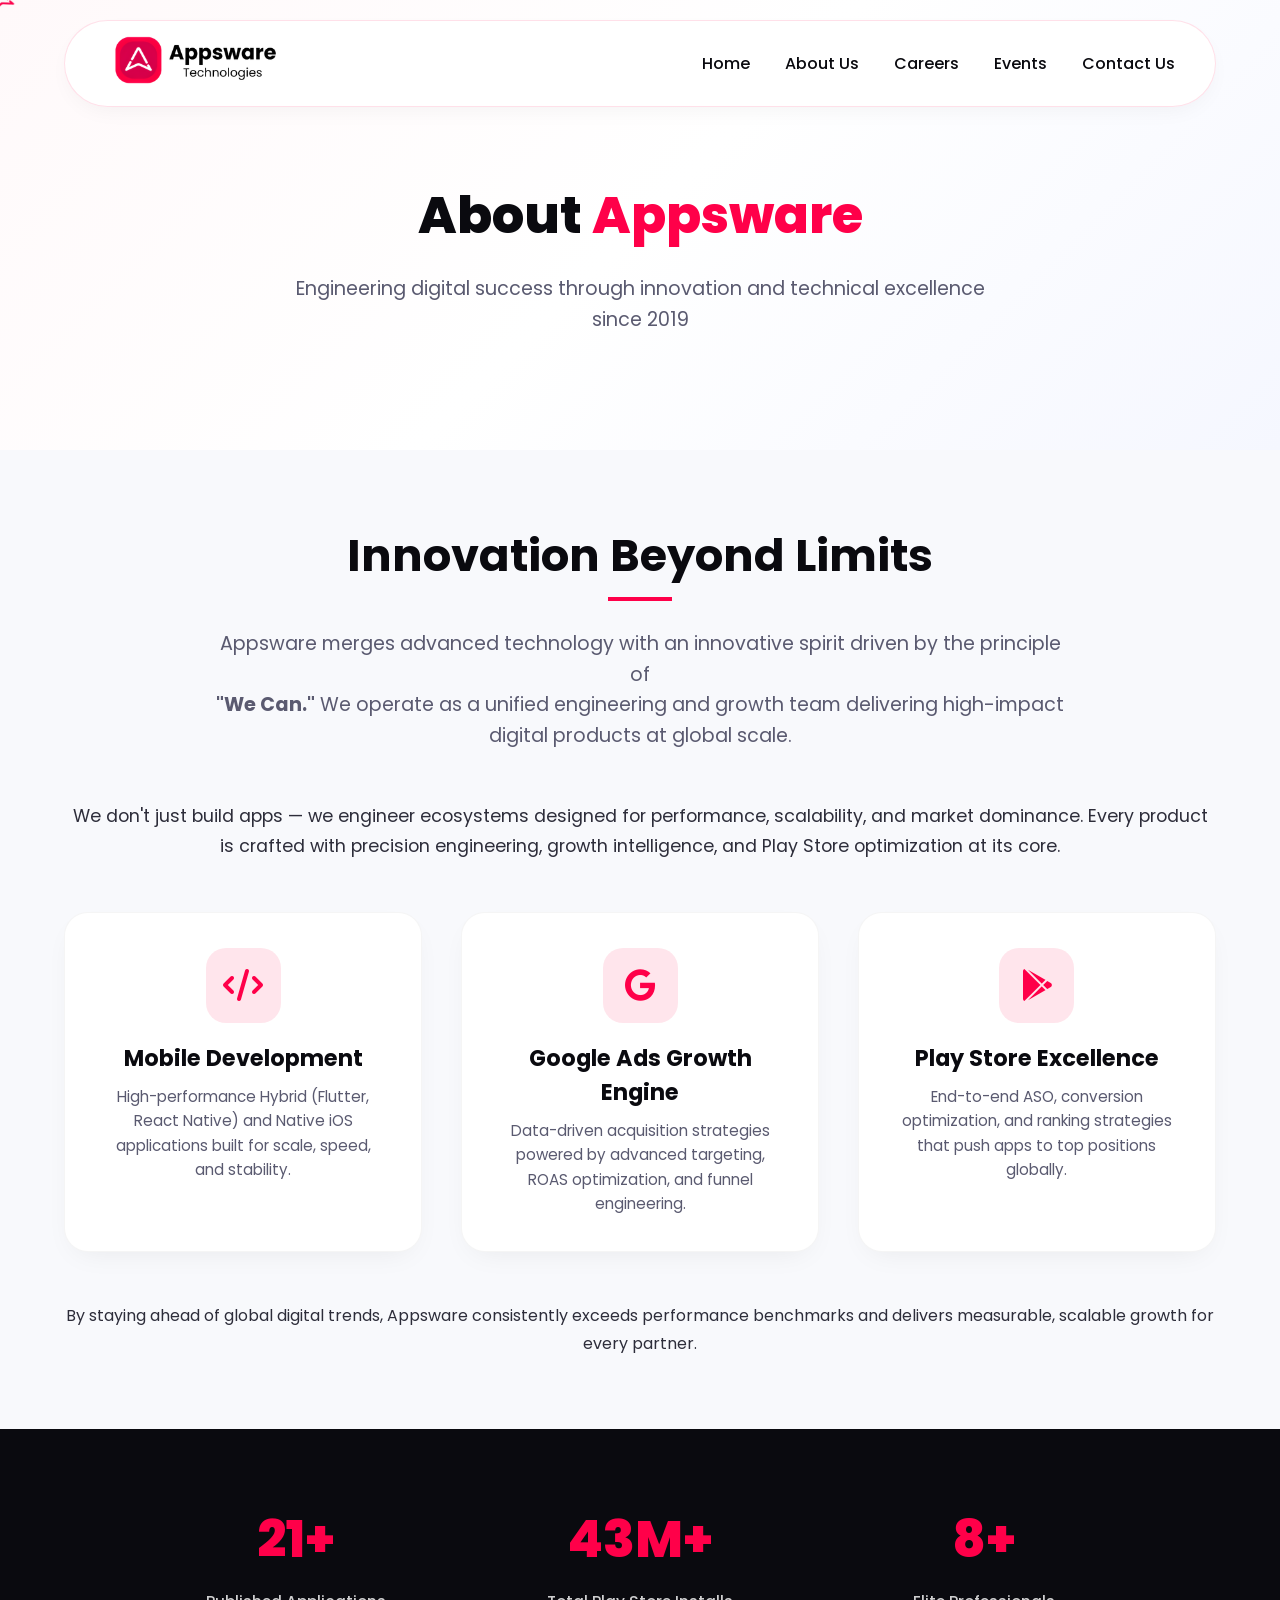
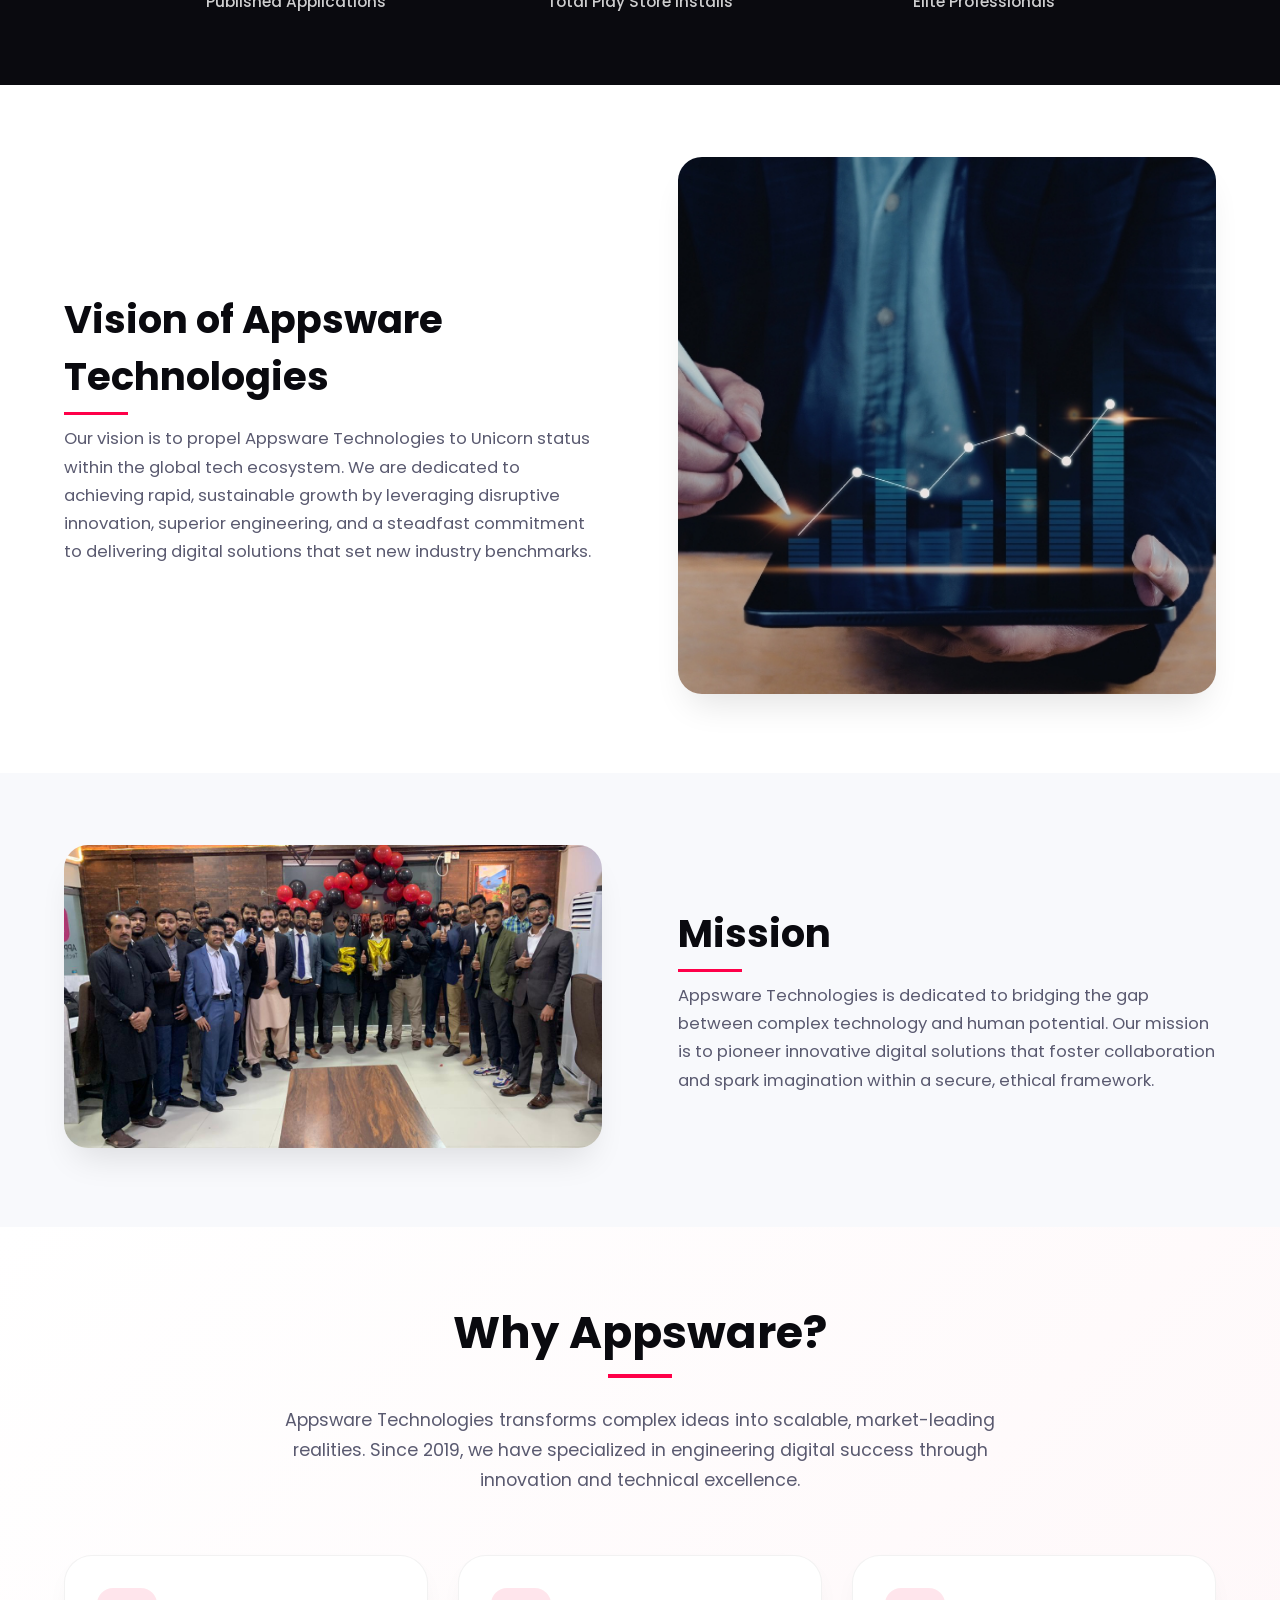
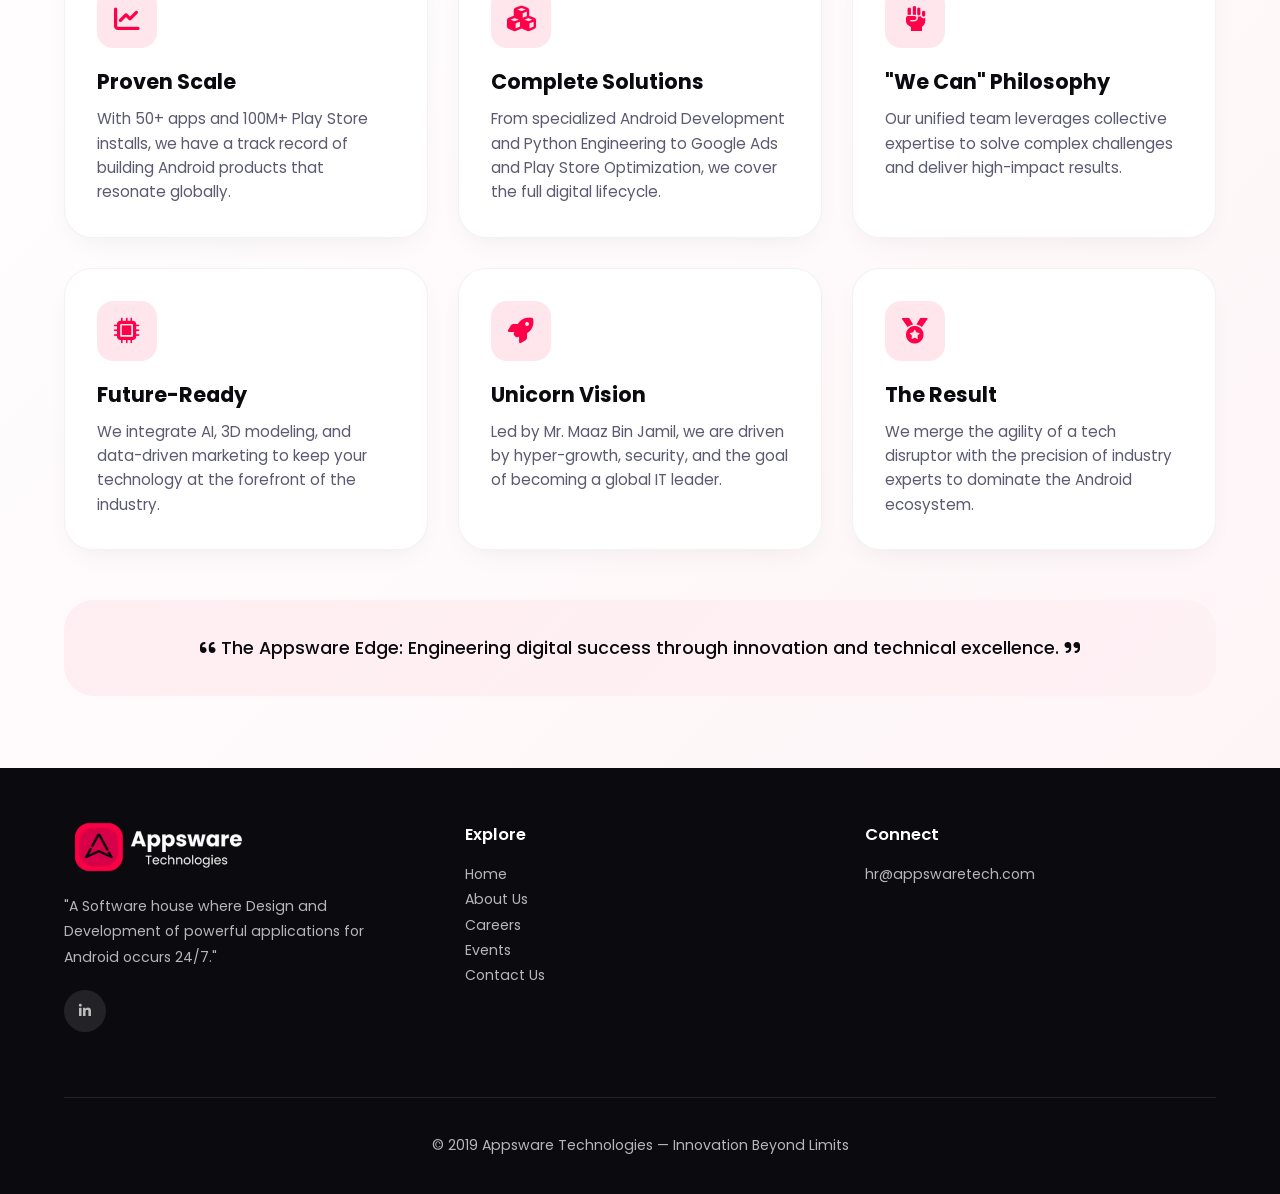
<file: about-us/index.html>
<!DOCTYPE html>
<html lang="en">
<head>
  <meta charset="UTF-8">
  <meta name="viewport" content="width=device-width, initial-scale=1.0, viewport-fit=cover">
  <title>Appsware Technologies | About Us</title>
  
  <!-- ========== FAVICON SETUP - ASSETS FOLDER ========== -->
  <link rel="icon" type="image/png" sizes="32x32" href="/appsware/assets/favicon.png">
  <link rel="icon" type="image/png" sizes="16x16" href="/appsware/assets/favicon.png">
  <link rel="apple-touch-icon" sizes="180x180" href="/appsware/assets/favicon.png">
  <link rel="shortcut icon" type="image/png" href="/appsware/assets/favicon.png">
  
  <!-- Google Fonts - Poppins Primary -->
  <link href="https://fonts.googleapis.com/css2?family=Poppins:wght@300;400;500;600;700;800;900&display=swap" rel="stylesheet">
  
  <!-- Font Awesome 6 -->
  <link rel="stylesheet" href="https://cdnjs.cloudflare.com/ajax/libs/font-awesome/6.0.0-beta3/css/all.min.css">
  
  <style>
    :root {
      --primary: #FF0049;
      --dark: #0A0A0F;
      --gray-bg: #F8F9FC;
      --card-white: #FFFFFF;
      --text-dark: #1A1A2E;
      --text-muted: #5A5A70;
      --shadow-sm: 0 10px 30px -12px rgba(0, 0, 0, 0.08);
      --shadow-md: 0 20px 35px -12px rgba(0, 0, 0, 0.12);
      --shadow-hover: 0 30px 40px -16px rgba(255, 0, 73, 0.15);
      --transition: all 0.35s cubic-bezier(0.2, 0.9, 0.4, 1.1);
    }

    /* Hide default cursor globally on desktop only */
    @media (hover: hover) and (pointer: fine) and (min-width: 1025px) {
      body, a, button {
        cursor: none !important;
      }
    }

    /* Custom Cursor Styling */
    .appsware-cursor {
      width: 32px;
      height: 32px;
      background-image: url('/appsware/assets/cursor.jpg');
      background-size: contain;
      background-repeat: no-repeat;
      position: fixed;
      pointer-events: none;
      z-index: 9999;
      transform: translate(-50%, -50%);
      transition: transform 0.1s ease-out;
    }

    .appsware-cursor.clicking {
      transform: translate(-50%, -50%) scale(0.8);
    }

    * {
      margin: 0;
      padding: 0;
      box-sizing: border-box;
    }

    body {
      font-family: 'Poppins', sans-serif;
      background: #FFFFFF;
      color: var(--text-dark);
      overflow-x: hidden;
      scroll-behavior: smooth;
    }

    /* All text elements use Poppins */
    h1, h2, h3, h4, h5, h6, p, a, span, div, button, li, .counter-num, .stat-number, .why-card p, .item-text p, .footer p, .footer a, .lead-text, .closing-text, .page-header p {
      font-family: 'Poppins', sans-serif;
    }

    /* ========== NAVBAR - SCALES FOR ALL DISPLAY SIZES ========== */
    .navbar {
      position: fixed;
      top: 20px;
      left: 50%;
      transform: translateX(-50%);
      width: 90%;
      max-width: 1400px;
      display: flex;
      justify-content: space-between;
      align-items: center;
      padding: 15px 40px;
      background: rgba(255, 255, 255, 0.96);
      backdrop-filter: blur(12px);
      border-radius: 80px;
      box-shadow: 0 8px 25px -8px rgba(0, 0, 0, 0.06);
      z-index: 1000;
      border: 1px solid rgba(255, 0, 73, 0.12);
      transition: var(--transition);
    }

    .navbar.scrolled {
      top: 0;
      width: 100%;
      max-width: 100%;
      border-radius: 0px;
      padding: 12px 5%;
      background: rgba(255, 255, 255, 0.98);
      box-shadow: 0 5px 20px rgba(0, 0, 0, 0.08);
    }

    .logo-link {
      display: flex;
      align-items: center;
      text-decoration: none;
      flex-shrink: 0;
    }

    .logo img {
      height: 48px;
      width: auto;
      object-fit: contain;
    }

    .nav-links {
      display: flex;
      gap: 35px;
      align-items: center;
    }

    .nav-links a {
      text-decoration: none;
      color: var(--dark);
      font-weight: 500;
      font-size: 1rem;
      transition: var(--transition);
      position: relative;
      white-space: nowrap;
    }

    .nav-links a::after {
      content: '';
      position: absolute;
      bottom: -6px;
      left: 0;
      width: 0;
      height: 2px;
      background: var(--primary);
      transition: width 0.3s ease;
    }

    .nav-links a:hover {
      color: var(--primary);
    }

    .nav-links a:hover::after {
      width: 100%;
    }

    .hamburger {
      display: none;
      flex-direction: column;
      cursor: pointer;
      gap: 6px;
      z-index: 1001;
      flex-shrink: 0;
    }

    .hamburger span {
      width: 28px;
      height: 3px;
      background: var(--dark);
      transition: var(--transition);
      border-radius: 3px;
    }

    .hamburger.active span:nth-child(1) {
      transform: rotate(45deg) translate(5px, 5px);
    }

    .hamburger.active span:nth-child(2) {
      opacity: 0;
    }

    .hamburger.active span:nth-child(3) {
      transform: rotate(-45deg) translate(7px, -6px);
    }

    .mobile-nav {
      position: fixed;
      top: 0;
      right: -100%;
      width: 70%;
      max-width: 280px;
      height: 100vh;
      background: white;
      box-shadow: -5px 0 30px rgba(0, 0, 0, 0.1);
      z-index: 999;
      padding: 100px 30px 30px;
      transition: right 0.4s ease;
      display: flex;
      flex-direction: column;
      gap: 20px;
    }

    .mobile-nav.active {
      right: 0;
    }

    .mobile-nav a {
      text-decoration: none;
      color: var(--dark);
      font-size: 1.1rem;
      font-weight: 500;
      padding: 10px 0;
      transition: var(--transition);
      border-bottom: 1px solid rgba(0, 0, 0, 0.05);
    }

    .mobile-nav a:hover {
      color: var(--primary);
      padding-left: 10px;
    }

    .overlay {
      position: fixed;
      top: 0;
      left: 0;
      width: 100%;
      height: 100%;
      background: rgba(0, 0, 0, 0.5);
      z-index: 998;
      opacity: 0;
      visibility: hidden;
      transition: var(--transition);
    }

    .overlay.active {
      opacity: 1;
      visibility: visible;
    }

    /* NAVBAR SCALING FOR ALL SCREEN SIZES */
    
    /* 4K+ Screens (36 inch and above) */
    @media (min-width: 2560px) {
      .navbar {
        max-width: 2200px;
        padding: 28px 70px;
        border-radius: 100px;
        top: 30px;
      }
      .navbar.scrolled {
        padding: 20px 5%;
      }
      .logo img {
        height: 75px;
      }
      .nav-links {
        gap: 65px;
      }
      .nav-links a {
        font-size: 1.5rem;
      }
    }

    /* Large Desktop (27-36 inch) */
    @media (min-width: 1920px) and (max-width: 2559px) {
      .navbar {
        max-width: 1900px;
        padding: 24px 60px;
        border-radius: 95px;
        top: 28px;
      }
      .navbar.scrolled {
        padding: 18px 5%;
      }
      .logo img {
        height: 65px;
      }
      .nav-links {
        gap: 55px;
      }
      .nav-links a {
        font-size: 1.3rem;
      }
    }

    /* Desktop (20-27 inch) */
    @media (min-width: 1600px) and (max-width: 1919px) {
      .navbar {
        max-width: 1700px;
        padding: 20px 50px;
        border-radius: 90px;
        top: 25px;
      }
      .navbar.scrolled {
        padding: 16px 5%;
      }
      .logo img {
        height: 58px;
      }
      .nav-links {
        gap: 45px;
      }
      .nav-links a {
        font-size: 1.2rem;
      }
    }

    /* Standard Desktop/Laptop (15-20 inch) */
    @media (min-width: 1200px) and (max-width: 1599px) {
      .navbar {
        max-width: 1400px;
        padding: 15px 40px;
        border-radius: 80px;
        top: 20px;
      }
      .navbar.scrolled {
        padding: 12px 5%;
      }
      .logo img {
        height: 48px;
      }
      .nav-links {
        gap: 35px;
      }
      .nav-links a {
        font-size: 1rem;
      }
    }

    /* Small Desktop/Laptop (13-15 inch) */
    @media (min-width: 993px) and (max-width: 1199px) {
      .navbar {
        width: 93%;
        max-width: 1100px;
        padding: 13px 32px;
        border-radius: 70px;
        top: 18px;
      }
      .navbar.scrolled {
        padding: 10px 5%;
      }
      .logo img {
        height: 40px;
      }
      .nav-links {
        gap: 25px;
      }
      .nav-links a {
        font-size: 0.95rem;
      }
    }

    /* Tablets */
    @media (max-width: 992px) {
      .navbar {
        width: 95%;
        padding: 14px 28px;
        top: 15px;
        border-radius: 60px;
      }
      .navbar.scrolled {
        border-radius: 0px;
        padding: 12px 5%;
      }
      .nav-links {
        display: none;
      }
      .hamburger {
        display: flex;
      }
      .logo img {
        height: 40px;
      }
    }

    /* Large Phones */
    @media (max-width: 768px) {
      .navbar {
        width: 96%;
        padding: 12px 22px;
        top: 12px;
        border-radius: 50px;
      }
      .navbar.scrolled {
        padding: 10px 5%;
      }
      .logo img {
        height: 36px;
      }
      .hamburger span {
        width: 26px;
        height: 2.5px;
      }
    }

    /* Small Phones */
    @media (max-width: 480px) {
      .navbar {
        width: 97%;
        padding: 10px 18px;
        top: 10px;
        border-radius: 40px;
      }
      .navbar.scrolled {
        padding: 8px 5%;
        border-radius: 0px;
      }
      .logo img {
        height: 30px;
      }
      .hamburger span {
        width: 22px;
        height: 2px;
      }
      .mobile-nav {
        width: 80%;
        max-width: 250px;
        padding: 90px 20px 20px;
      }
      .mobile-nav a {
        font-size: 1rem;
      }
    }

    /* ========== PAGE HEADER ========== */
    .page-header {
      min-height: 50vh;
      display: flex;
      align-items: center;
      justify-content: center;
      text-align: center;
      padding: clamp(120px, 15vh, 180px) clamp(20px, 5vw, 8%) clamp(60px, 8vh, 100px);
      background: linear-gradient(135deg, #FFF9FA 0%, #FFFFFF 50%, #F5F7FF 100%);
    }

    .page-header h1 {
      font-size: clamp(2rem, 4vw, 3.8rem);
      font-weight: 800;
      color: var(--dark);
      margin-bottom: 20px;
    }

    .page-header h1 span {
      color: var(--primary);
    }

    .page-header p {
      font-size: clamp(1rem, 1.5vw, 1.3rem);
      color: var(--text-muted);
      max-width: 700px;
      margin: 0 auto;
      line-height: 1.6;
    }

    @media (min-width: 1921px) {
      .page-header h1 {
        font-size: 4.5rem;
      }
      .page-header p {
        font-size: 1.4rem;
        max-width: 900px;
      }
    }

    @media (max-width: 992px) {
      .page-header {
        padding: 130px 5% 60px;
      }
    }

    @media (max-width: 768px) {
      .page-header {
        padding: 160px 5% 50px;
      }
      .page-header h1 {
        font-size: 1.8rem;
      }
    }

    @media (max-width: 480px) {
      .page-header {
        padding: 180px 5% 40px;
      }
      .page-header h1 {
        font-size: 1.6rem;
      }
    }

    /* ========== INNOVATION SECTION ========== */
    .innovation {
      padding: clamp(60px, 8vh, 100px) clamp(20px, 5vw, 8%);
      background: var(--gray-bg);
    }

    .container {
      max-width: 1300px;
      margin: 0 auto;
    }

    .innovation-header {
      text-align: center;
      max-width: 850px;
      margin: 0 auto 50px;
    }

    .innovation-header h2 {
      font-size: clamp(1.8rem, 3.5vw, 3.2rem);
      font-weight: 700;
      color: var(--dark);
      margin-bottom: 20px;
      position: relative;
      display: inline-block;
    }

    .innovation-header h2::after {
      content: '';
      position: absolute;
      bottom: -12px;
      left: 50%;
      transform: translateX(-50%);
      width: clamp(50px, 5vw, 70px);
      height: 4px;
      background: var(--primary);
    }

    .innovation-header p {
      font-size: clamp(0.95rem, 1.5vw, 1.2rem);
      color: var(--text-muted);
      line-height: 1.6;
      margin-top: 20px;
    }

    .lead-text, .closing-text {
      text-align: center;
      color: #2D2D3A;
      line-height: 1.7;
    }

    .lead-text {
      font-size: clamp(0.95rem, 1.4vw, 1.1rem);
      margin-bottom: 50px;
    }

    .closing-text {
      font-size: clamp(0.9rem, 1.3vw, 1rem);
      margin-top: 50px;
    }

    .specialties-horizontal {
      display: flex;
      flex-direction: row;
      gap: clamp(20px, 3vw, 40px);
      justify-content: center;
      flex-wrap: wrap;
    }

    .specialties-horizontal .item {
      flex: 1;
      min-width: 260px;
      max-width: 380px;
      background: var(--card-white);
      border-radius: 24px;
      padding: clamp(1.5rem, 3vw, 2.2rem);
      transition: var(--transition);
      border: 1px solid rgba(0, 0, 0, 0.04);
      box-shadow: var(--shadow-sm);
      text-align: center;
    }

    .specialties-horizontal .item:hover {
      transform: translateY(-5px);
      border-color: var(--primary);
      box-shadow: var(--shadow-hover);
    }

    .specialties-horizontal .item-icon {
      width: clamp(60px, 7vw, 75px);
      height: clamp(60px, 7vw, 75px);
      background: rgba(255, 0, 73, 0.1);
      display: flex;
      align-items: center;
      justify-content: center;
      border-radius: 20px;
      font-size: clamp(1.8rem, 2.5vw, 2.2rem);
      color: var(--primary);
      margin: 0 auto 18px;
      transition: var(--transition);
    }

    .specialties-horizontal .item:hover .item-icon {
      background: var(--primary);
      color: white;
    }

    .specialties-horizontal .item-text h3 {
      font-size: clamp(1.2rem, 2vw, 1.4rem);
      font-weight: 700;
      margin-bottom: 10px;
      color: var(--dark);
    }

    .specialties-horizontal .item-text p {
      color: #5A5A70;
      font-size: clamp(0.85rem, 1.2vw, 0.95rem);
      line-height: 1.6;
    }

    @media (min-width: 1921px) {
      .specialties-horizontal .item {
        min-width: 320px;
        max-width: 420px;
      }
    }

    @media (max-width: 992px) {
      .innovation {
        padding: 60px 5%;
      }
      .innovation-header h2 {
        font-size: 1.8rem;
      }
    }

    @media (max-width: 768px) {
      .specialties-horizontal {
        flex-direction: column;
        align-items: center;
      }
      .specialties-horizontal .item {
        min-width: 100%;
        max-width: 100%;
        flex-direction: row;
        text-align: left;
        padding: 1.2rem;
      }
      .specialties-horizontal .item-icon {
        margin: 0 15px 0 0;
        width: 55px;
        height: 55px;
        font-size: 1.5rem;
      }
      .specialties-horizontal .item-text {
        text-align: left;
      }
      .lead-text, .closing-text {
        font-size: 0.9rem;
      }
    }

    /* ========== STATS SECTION ========== */
    .stats {
      display: flex;
      justify-content: center;
      background: var(--dark);
      padding: clamp(50px, 8vh, 85px) clamp(20px, 5vw, 8%);
      text-align: center;
      gap: clamp(30px, 5vw, 70px);
      flex-wrap: wrap;
    }

    .stat-item {
      flex: 1;
      min-width: 160px;
      max-width: 280px;
    }

    .stat-number {
      font-size: clamp(2rem, 4vw, 3.5rem);
      font-weight: 800;
      color: var(--primary);
      margin-bottom: 12px;
    }

    .stats p {
      color: rgba(255, 255, 255, 0.8);
      font-weight: 500;
      font-size: clamp(0.85rem, 1.2vw, 1rem);
    }

    @media (min-width: 1921px) {
      .stat-number {
        font-size: 4rem;
      }
      .stat-item {
        max-width: 350px;
      }
    }

    @media (max-width: 992px) {
      .stats {
        gap: 35px;
        padding: 50px 5%;
      }
    }

    @media (max-width: 480px) {
      .stat-item {
        min-width: 130px;
      }
      .stat-number {
        font-size: 1.8rem;
      }
    }

    /* ========== VISION SECTION ========== */
    .vision-section {
      padding: clamp(60px, 8vh, 100px) clamp(20px, 5vw, 8%);
      background: white;
    }

    .vision-container {
      max-width: 1300px;
      margin: 0 auto;
      display: flex;
      align-items: center;
      gap: clamp(40px, 6vw, 80px);
      flex-wrap: wrap;
    }

    .vision-content {
      flex: 1;
    }

    .vision-content h2 {
      font-size: clamp(1.8rem, 3vw, 2.8rem);
      font-weight: 700;
      margin-bottom: 20px;
      color: var(--dark);
      position: relative;
      display: inline-block;
    }

    .vision-content h2::after {
      content: '';
      position: absolute;
      bottom: -10px;
      left: 0;
      width: clamp(50px, 5vw, 70px);
      height: 3px;
      background: var(--primary);
    }

    .vision-content p {
      color: var(--text-muted);
      line-height: 1.7;
      font-size: clamp(0.95rem, 1.3vw, 1.05rem);
    }

    .vision-image {
      flex: 1;
    }

    .vision-image img {
      width: 100%;
      border-radius: 24px;
      box-shadow: var(--shadow-md);
      transition: var(--transition);
    }

    .vision-image img:hover {
      transform: scale(1.02);
    }

    /* ========== MISSION SECTION ========== */
    .mission-section {
      padding: clamp(60px, 8vh, 100px) clamp(20px, 5vw, 8%);
      background: var(--gray-bg);
    }

    .mission-container {
      max-width: 1300px;
      margin: 0 auto;
      display: flex;
      align-items: center;
      gap: clamp(40px, 6vw, 80px);
      flex-wrap: wrap;
      flex-direction: row-reverse;
    }

    .mission-content {
      flex: 1;
    }

    .mission-content h2 {
      font-size: clamp(1.8rem, 3vw, 2.8rem);
      font-weight: 700;
      margin-bottom: 20px;
      color: var(--dark);
      position: relative;
      display: inline-block;
    }

    .mission-content h2::after {
      content: '';
      position: absolute;
      bottom: -10px;
      left: 0;
      width: clamp(50px, 5vw, 70px);
      height: 3px;
      background: var(--primary);
    }

    .mission-content p {
      color: var(--text-muted);
      line-height: 1.7;
      font-size: clamp(0.95rem, 1.3vw, 1.05rem);
    }

    .mission-image {
      flex: 1;
    }

    .mission-image img {
      width: 100%;
      border-radius: 24px;
      box-shadow: var(--shadow-md);
      transition: var(--transition);
    }

    .mission-image img:hover {
      transform: scale(1.02);
    }

    @media (max-width: 992px) {
      .vision-section, .mission-section {
        padding: 50px 5%;
      }
      .vision-container, .mission-container {
        flex-direction: column;
        text-align: center;
        gap: 30px;
      }
      .vision-content h2::after, .mission-content h2::after {
        left: 50%;
        transform: translateX(-50%);
      }
    }

    /* ========== WHY APPWARE SECTION ========== */
    .why-appware {
      padding: clamp(60px, 8vh, 100px) clamp(20px, 5vw, 8%);
      background: linear-gradient(135deg, #ffffff 0%, #fef5f7 100%);
    }

    .why-container {
      max-width: 1300px;
      margin: 0 auto;
    }

    .why-header {
      text-align: center;
      max-width: 750px;
      margin: 0 auto 60px;
    }

    .why-header h2 {
      font-size: clamp(1.8rem, 3.5vw, 3rem);
      font-weight: 700;
      color: var(--dark);
      margin-bottom: 20px;
      position: relative;
      display: inline-block;
    }

    .why-header h2::after {
      content: '';
      position: absolute;
      bottom: -12px;
      left: 50%;
      transform: translateX(-50%);
      width: clamp(50px, 5vw, 70px);
      height: 4px;
      background: var(--primary);
    }

    .why-header > p {
      font-size: clamp(0.95rem, 1.4vw, 1.1rem);
      color: var(--text-muted);
      line-height: 1.7;
      margin-top: 20px;
    }

    .why-grid {
      display: grid;
      grid-template-columns: repeat(auto-fit, minmax(300px, 1fr));
      gap: 30px;
      margin-top: 40px;
    }

    .why-card {
      background: var(--card-white);
      border-radius: 28px;
      padding: clamp(1.5rem, 3vw, 2rem);
      transition: var(--transition);
      border: 1px solid rgba(0, 0, 0, 0.05);
      box-shadow: var(--shadow-sm);
    }

    .why-card:hover {
      transform: translateY(-5px);
      border-color: var(--primary);
      box-shadow: var(--shadow-hover);
    }

    .card-icon {
      width: clamp(50px, 6vw, 60px);
      height: clamp(50px, 6vw, 60px);
      background: rgba(255, 0, 73, 0.1);
      border-radius: 16px;
      display: flex;
      align-items: center;
      justify-content: center;
      margin-bottom: 18px;
      transition: var(--transition);
    }

    .why-card:hover .card-icon {
      background: var(--primary);
    }

    .card-icon i {
      font-size: clamp(1.5rem, 2vw, 1.8rem);
      color: var(--primary);
      transition: var(--transition);
    }

    .why-card:hover .card-icon i {
      color: white;
    }

    .why-card h3 {
      font-size: clamp(1.1rem, 1.8vw, 1.3rem);
      font-weight: 700;
      margin-bottom: 10px;
      color: var(--dark);
    }

    .why-card p {
      color: var(--text-muted);
      line-height: 1.6;
      font-size: clamp(0.85rem, 1.2vw, 0.95rem);
    }

    .why-result {
      margin-top: 50px;
      text-align: center;
      padding: clamp(25px, 4vw, 35px);
      background: linear-gradient(135deg, rgba(255, 0, 73, 0.05), rgba(255, 0, 73, 0.02));
      border-radius: 30px;
    }

    .why-result p {
      font-size: clamp(0.95rem, 1.5vw, 1.1rem);
      font-weight: 500;
      color: var(--dark);
    }

    @media (max-width: 992px) {
      .why-appware {
        padding: 50px 5%;
      }
      .why-grid {
        gap: 20px;
      }
    }

    @media (max-width: 768px) {
      .why-card {
        padding: 1.2rem;
      }
    }

    /* ========== FOOTER ========== */
    .footer {
      background: var(--dark);
      color: #FFFFFF;
      padding: clamp(40px, 6vh, 60px) clamp(20px, 5vw, 8%) clamp(30px, 4vh, 40px);
      display: flex;
      justify-content: space-between;
      flex-wrap: wrap;
      gap: clamp(25px, 4vw, 50px);
    }

    .footer-col {
      flex: 1;
      min-width: 180px;
    }

    .footer-logo img {
      height: clamp(40px, 5vw, 50px);
      width: auto;
      margin-bottom: 15px;
    }

    .footer-logo p {
      color: rgba(255, 255, 255, 0.7);
      font-size: clamp(0.8rem, 1.2vw, 0.9rem);
      line-height: 1.6;
      margin-bottom: 20px;
    }

    .social-links {
      display: flex;
      gap: 12px;
      margin-top: 20px;
    }

    .social-links a {
      display: flex;
      align-items: center;
      justify-content: center;
      width: clamp(35px, 4vw, 42px);
      height: clamp(35px, 4vw, 42px);
      background: rgba(255, 255, 255, 0.1);
      border-radius: 50%;
      color: white;
      font-size: clamp(1rem, 1.3vw, 1.2rem);
      transition: var(--transition);
    }

    .social-links a:hover {
      background: var(--primary);
      transform: translateY(-3px);
    }

    .footer h4 {
      font-size: clamp(0.95rem, 1.3vw, 1.05rem);
      margin-bottom: 15px;
      font-weight: 600;
      color: white;
    }

    .footer p, .footer a {
      color: rgba(255, 255, 255, 0.7);
      text-decoration: none;
      font-size: clamp(0.8rem, 1.1vw, 0.9rem);
      line-height: 1.8;
      transition: var(--transition);
    }

    .footer a:hover {
      color: var(--primary);
      padding-left: 5px;
    }

    .footer-bottom {
      text-align: center;
      padding-top: clamp(25px, 4vh, 35px);
      margin-top: 15px;
      border-top: 1px solid rgba(255, 255, 255, 0.1);
      font-size: clamp(0.75rem, 1vw, 0.85rem);
      width: 100%;
    }

    @media (max-width: 992px) {
      .footer {
        flex-direction: column;
        text-align: center;
        padding: 40px 5% 30px;
      }
      .social-links {
        justify-content: center;
      }
    }

    /* Animation Classes */
    .fade-up {
      opacity: 0;
      transform: translateY(30px);
      transition: opacity 0.6s ease, transform 0.6s ease;
    }

    .fade-up.visible {
      opacity: 1;
      transform: translateY(0);
    }
  </style>
</head>
<body>

  <div class="appsware-cursor" style="display: none;"></div>

  <nav class="navbar">
    <a href="/" class="logo-link">
      <div class="logo">
        <img src="/appsware/assets/Appsware Technologies.jpg" alt="Appsware Logo">
      </div>
    </a>
    <div class="nav-links">
      <a href="/">Home</a>
      <a href="/about-us">About Us</a>
      <a href="/careers">Careers</a>
      <a href="/events">Events</a>
      <a href="/contact-us">Contact Us</a>
    </div>
    <div class="hamburger" id="hamburger">
      <span></span>
      <span></span>
      <span></span>
    </div>
  </nav>

  <div class="mobile-nav" id="mobileNav">
    <a href="/">Home</a>
    <a href="/about-us">About Us</a>
    <a href="/careers">Careers</a>
    <a href="/events">Events</a>
    <a href="/contact-us">Contact Us</a>
  </div>
  <div class="overlay" id="overlay"></div>

  <section class="page-header fade-up">
    <div>
      <h1>About <span>Appsware</span></h1>
      <p>Engineering digital success through innovation and technical excellence since 2019</p>
    </div>
  </section>

  <section class="innovation fade-up">
    <div class="container">
      <div class="innovation-header">
        <h2>Innovation Beyond Limits</h2>
        <p>
          Appsware merges advanced technology with an innovative spirit driven by the principle of<br><b>"We Can."</b>
          We operate as a unified engineering and growth team delivering high-impact digital products at global scale.
        </p>
      </div>
      <div class="innovation-text-centered">
        <p class="lead-text">
          We don't just build apps — we engineer ecosystems designed for performance, scalability, and market dominance.
          Every product is crafted with precision engineering, growth intelligence, and Play Store optimization at its core.
        </p>
        <div class="specialties-horizontal">
          <div class="item">
            <div class="item-icon"><i class="fas fa-code"></i></div>
            <div class="item-text">
              <h3>Mobile Development</h3>
              <p>High-performance Hybrid (Flutter, React Native) and Native iOS applications built for scale, speed, and stability.</p>
            </div>
          </div>
          <div class="item">
            <div class="item-icon"><i class="fab fa-google"></i></div>
            <div class="item-text">
              <h3>Google Ads Growth Engine</h3>
              <p>Data-driven acquisition strategies powered by advanced targeting, ROAS optimization, and funnel engineering.</p>
            </div>
          </div>
          <div class="item">
            <div class="item-icon"><i class="fab fa-google-play"></i></div>
            <div class="item-text">
              <h3>Play Store Excellence</h3>
              <p>End-to-end ASO, conversion optimization, and ranking strategies that push apps to top positions globally.</p>
            </div>
          </div>
        </div>
        <p class="closing-text">
          By staying ahead of global digital trends, Appsware consistently exceeds performance benchmarks and delivers measurable, scalable growth for every partner.
        </p>
      </div>
    </div>
  </section>

  <section class="stats fade-up">
    <div class="stat-item">
      <div class="stat-number"><span class="counter-num" data-target="50">0</span>+</div>
      <p>Published Applications</p>
    </div>
    <div class="stat-item">
      <div class="stat-number"><span class="counter-num" data-target="100">0</span>M+</div>
      <p>Total Play Store Installs</p>
    </div>
    <div class="stat-item">
      <div class="stat-number"><span class="counter-num" data-target="20">0</span>+</div>
      <p>Elite Professionals</p>
    </div>
  </section>

  <section class="vision-section fade-up">
    <div class="vision-container">
      <div class="vision-content">
        <h2>Vision of Appsware Technologies</h2>
        <p>Our vision is to propel Appsware Technologies to Unicorn status within the global tech ecosystem. We are dedicated to achieving rapid, sustainable growth by leveraging disruptive innovation, superior engineering, and a steadfast commitment to delivering digital solutions that set new industry benchmarks.</p>
      </div>
      <div class="vision-image">
        <img src="/appsware/assets/vission-image.jpg" alt="Vision Illustration">
      </div>
    </div>
  </section>

  <section class="mission-section fade-up">
    <div class="mission-container">
      <div class="mission-content">
        <h2>Mission</h2>
        <p>Appsware Technologies is dedicated to bridging the gap between complex technology and human potential. Our mission is to pioneer innovative digital solutions that foster collaboration and spark imagination within a secure, ethical framework.</p>
      </div>
      <div class="mission-image">
        <img src="/appsware/assets/mission-image.jpg" alt="Mission Illustration">
      </div>
    </div>
  </section>

  <section class="why-appware fade-up">
    <div class="why-container">
      <div class="why-header">
        <h2>Why Appsware?</h2>
        <p>Appsware Technologies transforms complex ideas into scalable, market-leading realities. Since 2019, we have specialized in engineering digital success through innovation and technical excellence.</p>
      </div>
      <div class="why-grid">
        <div class="why-card">
          <div class="card-icon"><i class="fas fa-chart-line"></i></div>
          <h3>Proven Scale</h3>
          <p>With 50+ apps and 100M+ Play Store installs, we have a track record of building Android products that resonate globally.</p>
        </div>
        <div class="why-card">
          <div class="card-icon"><i class="fas fa-cubes"></i></div>
          <h3>Complete Solutions</h3>
          <p>From specialized Android Development and Python Engineering to Google Ads and Play Store Optimization, we cover the full digital lifecycle.</p>
        </div>
        <div class="why-card">
          <div class="card-icon"><i class="fas fa-hand-fist"></i></div>
          <h3>"We Can" Philosophy</h3>
          <p>Our unified team leverages collective expertise to solve complex challenges and deliver high-impact results.</p>
        </div>
        <div class="why-card">
          <div class="card-icon"><i class="fas fa-microchip"></i></div>
          <h3>Future-Ready</h3>
          <p>We integrate AI, 3D modeling, and data-driven marketing to keep your technology at the forefront of the industry.</p>
        </div>
        <div class="why-card">
          <div class="card-icon"><i class="fas fa-rocket"></i></div>
          <h3>Unicorn Vision</h3>
          <p>Led by Mr. Maaz Bin Jamil, we are driven by hyper-growth, security, and the goal of becoming a global IT leader.</p>
        </div>
        <div class="why-card">
          <div class="card-icon"><i class="fas fa-medal"></i></div>
          <h3>The Result</h3>
          <p>We merge the agility of a tech disruptor with the precision of industry experts to dominate the Android ecosystem.</p>
        </div>
      </div>
      <div class="why-result">
        <p><i class="fas fa-quote-left"></i> The Appsware Edge: Engineering digital success through innovation and technical excellence. <i class="fas fa-quote-right"></i></p>
      </div>
    </div>
  </section>

  <footer class="footer">
    <div class="footer-col">
      <div class="footer-logo">
        <img src="/appsware/assets/footer logo.png" alt="Appsware Logo">
        <p>"A Software house where Design and Development of powerful applications for Android occurs 24/7."</p>
      </div>
      <div class="social-links">
        <a href="https://www.linkedin.com/company/appswaretechnologies/" target="_blank"><i class="fab fa-linkedin-in"></i></a>
      </div>
    </div>
    <div class="footer-col">
      <h4>Explore</h4>
      <p><a href="/">Home</a></p>
      <p><a href="/about-us">About Us</a></p>
      <p><a href="/careers">Careers</a></p>
      <p><a href="/events">Events</a></p>
      <p><a href="/contact-us">Contact Us</a></p>
    </div>
    <div class="footer-col">
      <h4>Connect</h4>
      <p>hr@appswaretech.com</p>
    </div>
    <div class="footer-bottom">
      <p>© 2019 Appsware Technologies — Innovation Beyond Limits</p>
    </div>
  </footer>

  <script>
    const cursor = document.querySelector('.appsware-cursor');
    if (window.matchMedia('(hover: hover) and (pointer: fine)').matches && window.innerWidth > 992) {
      if (cursor) cursor.style.display = 'block';
    } else {
      if (cursor) cursor.style.display = 'none';
    }

    window.addEventListener('scroll', function() {
      const navbar = document.querySelector('.navbar');
      if (window.scrollY > 50) navbar.classList.add('scrolled');
      else navbar.classList.remove('scrolled');
    });

    const hamburger = document.getElementById('hamburger');
    const mobileNav = document.getElementById('mobileNav');
    const overlay = document.getElementById('overlay');

    function toggleMenu() {
      hamburger.classList.toggle('active');
      mobileNav.classList.toggle('active');
      overlay.classList.toggle('active');
      document.body.style.overflow = mobileNav.classList.contains('active') ? 'hidden' : '';
    }

    hamburger.addEventListener('click', toggleMenu);
    overlay.addEventListener('click', toggleMenu);
    document.querySelectorAll('.mobile-nav a').forEach(link => link.addEventListener('click', toggleMenu));

    function animateCounter(element, target) {
      let current = 0;
      const increment = target / 60;
      const stepTime = 2000 / 60;
      function updateCounter() {
        current += increment;
        if (current < target) {
          element.textContent = Math.floor(current);
          setTimeout(updateCounter, stepTime);
        } else {
          element.textContent = target;
        }
      }
      updateCounter();
    }

    let countersStarted = false;
    const statsSection = document.querySelector('.stats');
    const counterObserver = new IntersectionObserver((entries) => {
      entries.forEach(entry => {
        if (entry.isIntersecting && !countersStarted) {
          countersStarted = true;
          const counters = document.querySelectorAll('.counter-num');
          const targets = [50, 100, 20];
          counters.forEach((counter, index) => animateCounter(counter, targets[index]));
        }
      });
    }, { threshold: 0.3 });
    if (statsSection) counterObserver.observe(statsSection);

    const fadeElements = document.querySelectorAll('.fade-up');
    const fadeObserver = new IntersectionObserver((entries) => {
      entries.forEach(entry => {
        if (entry.isIntersecting) entry.target.classList.add('visible');
      });
    }, { threshold: 0.1, rootMargin: '0px 0px -50px 0px' });
    fadeElements.forEach(element => fadeObserver.observe(element));

    if (window.matchMedia('(hover: hover) and (pointer: fine)').matches && window.innerWidth > 992 && cursor) {
      document.addEventListener('mousemove', (e) => {
        cursor.style.left = e.clientX + 'px';
        cursor.style.top = e.clientY + 'px';
      });
      document.addEventListener('mousedown', () => cursor.classList.add('clicking'));
      document.addEventListener('mouseup', () => cursor.classList.remove('clicking'));
    }
  </script>
</body>
</html>
</file>
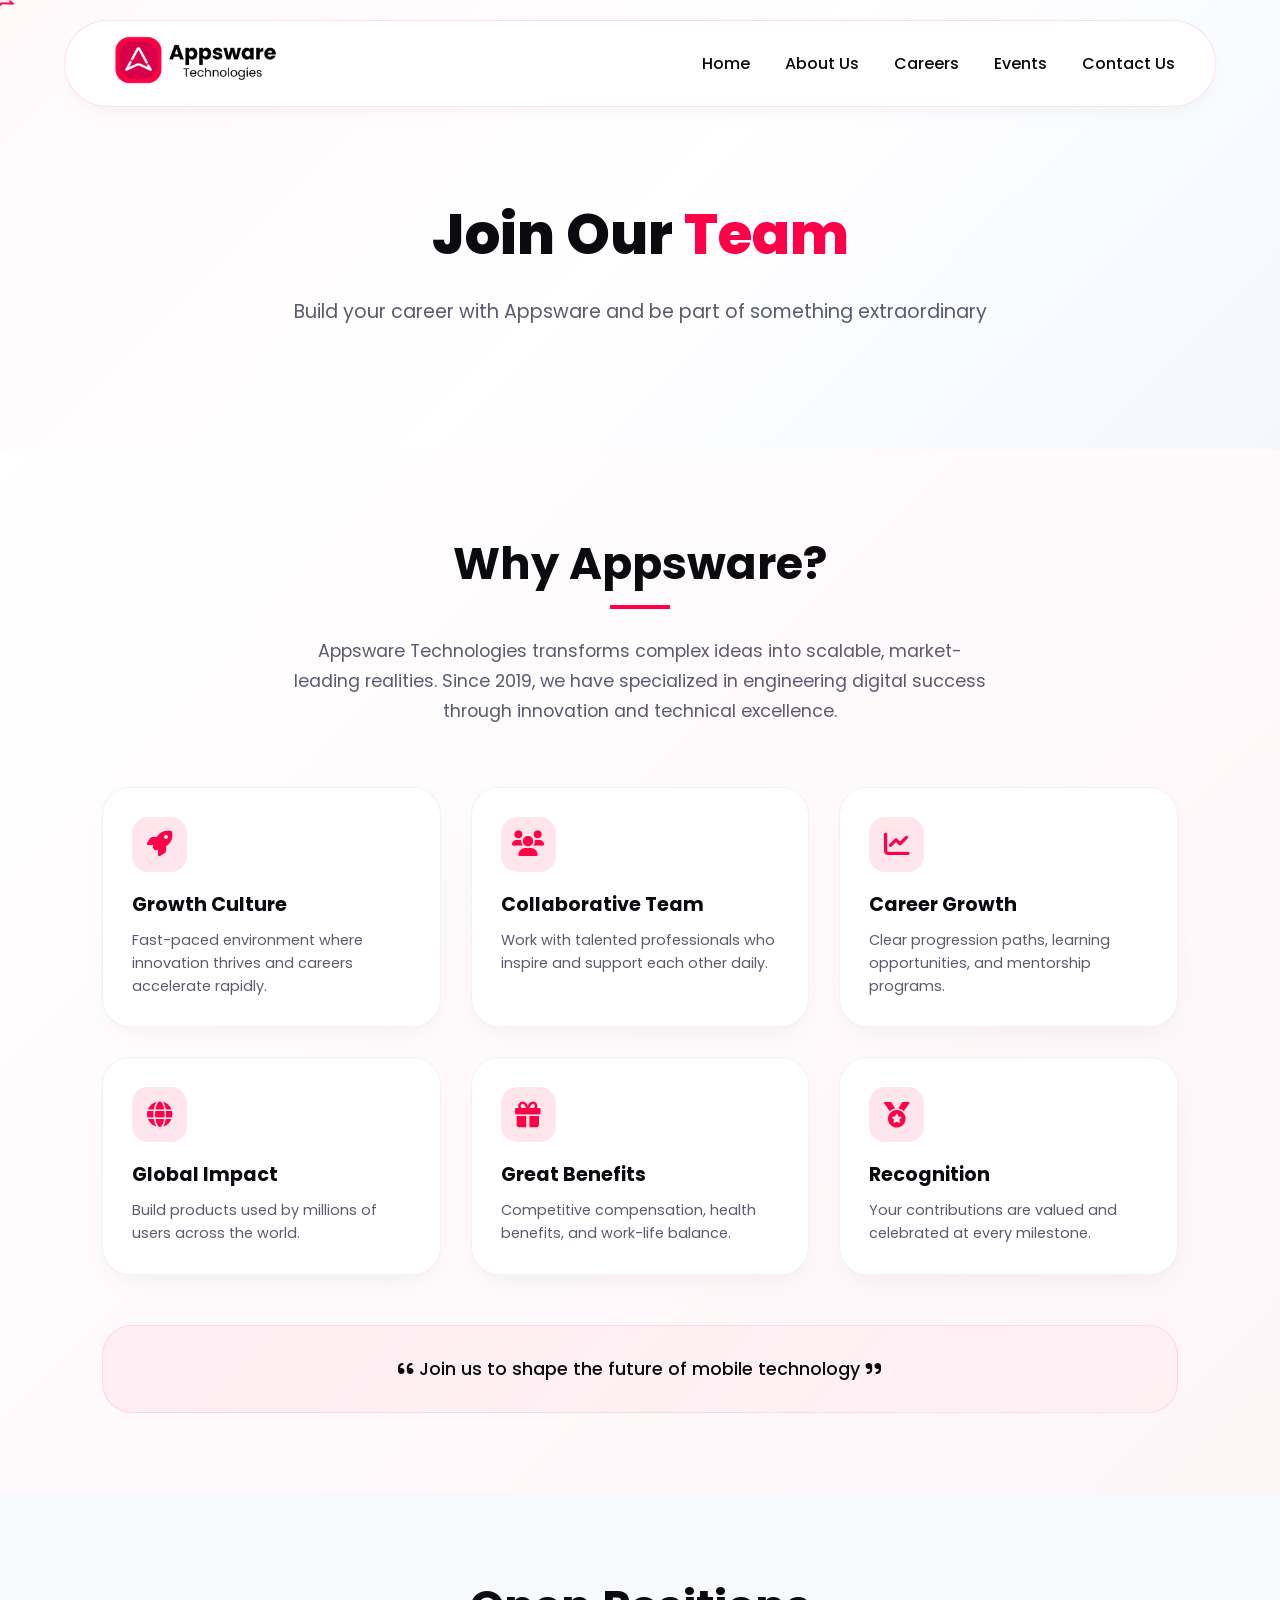
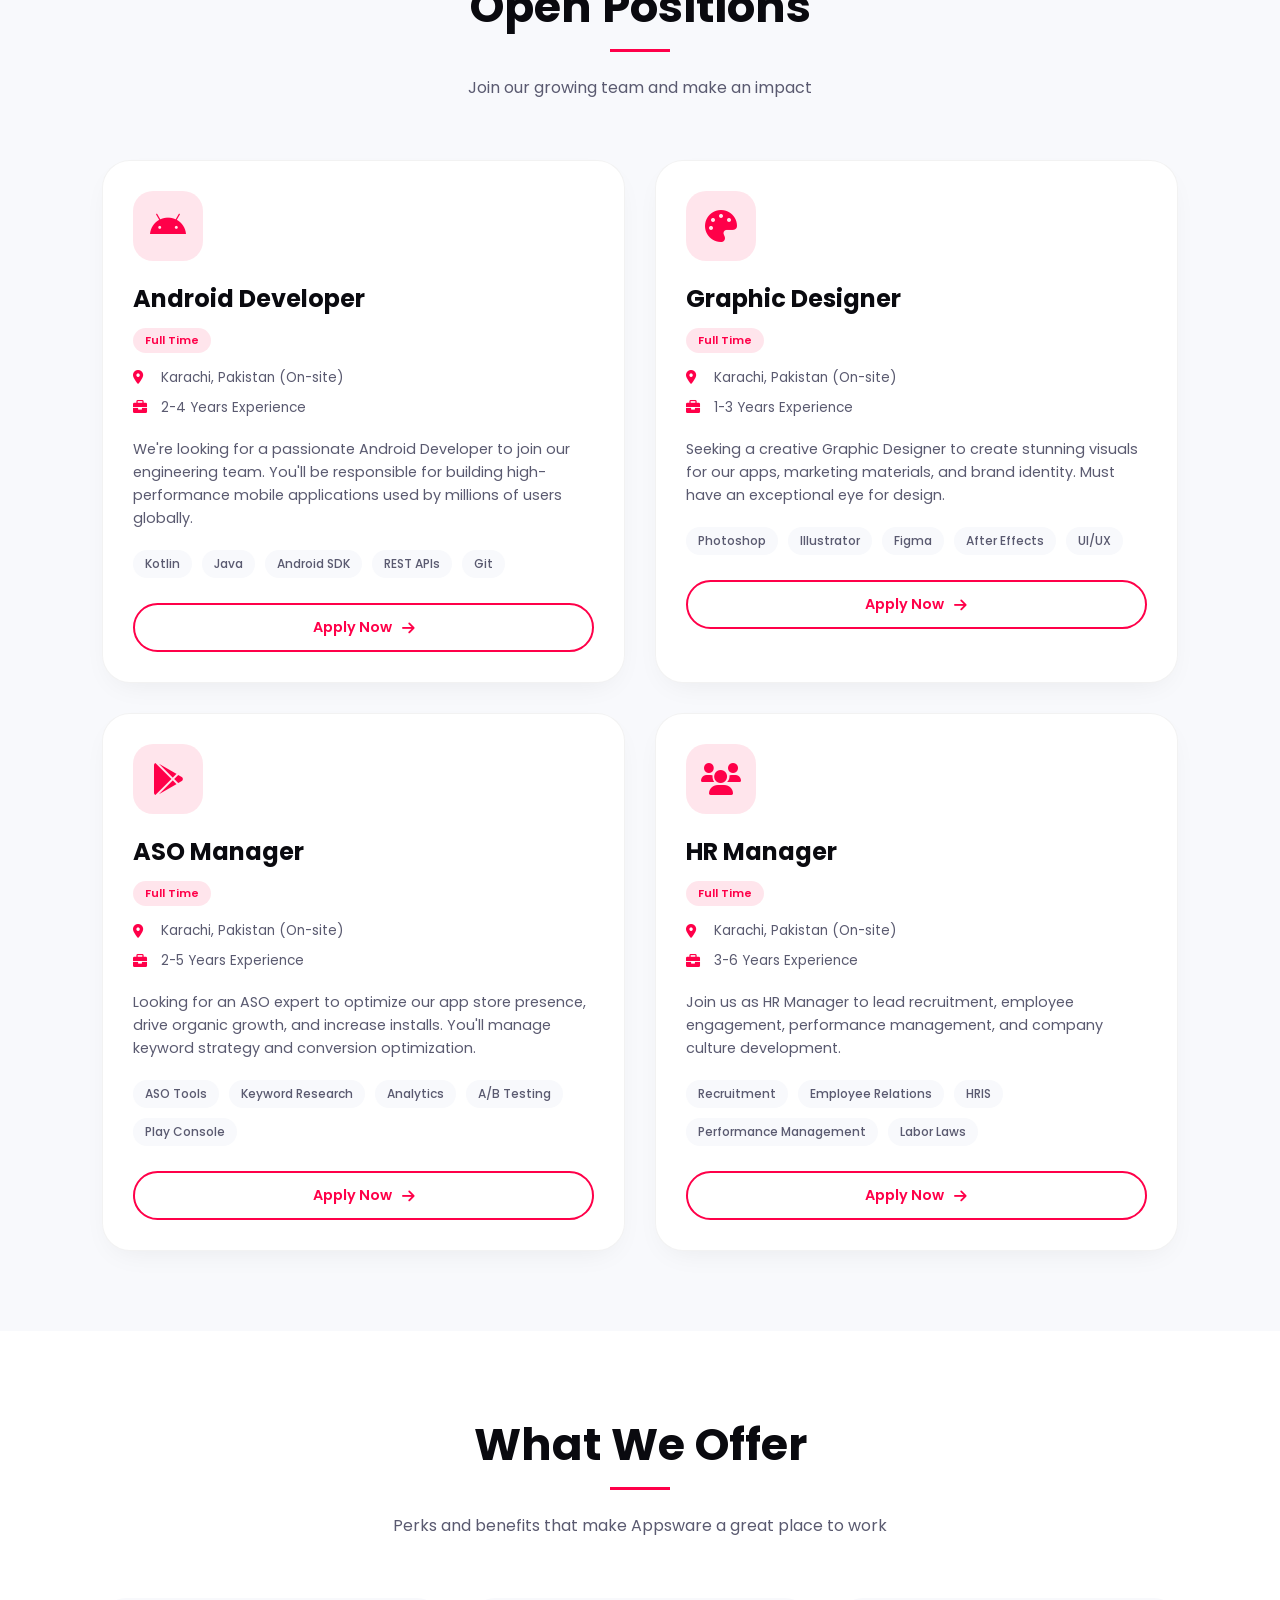
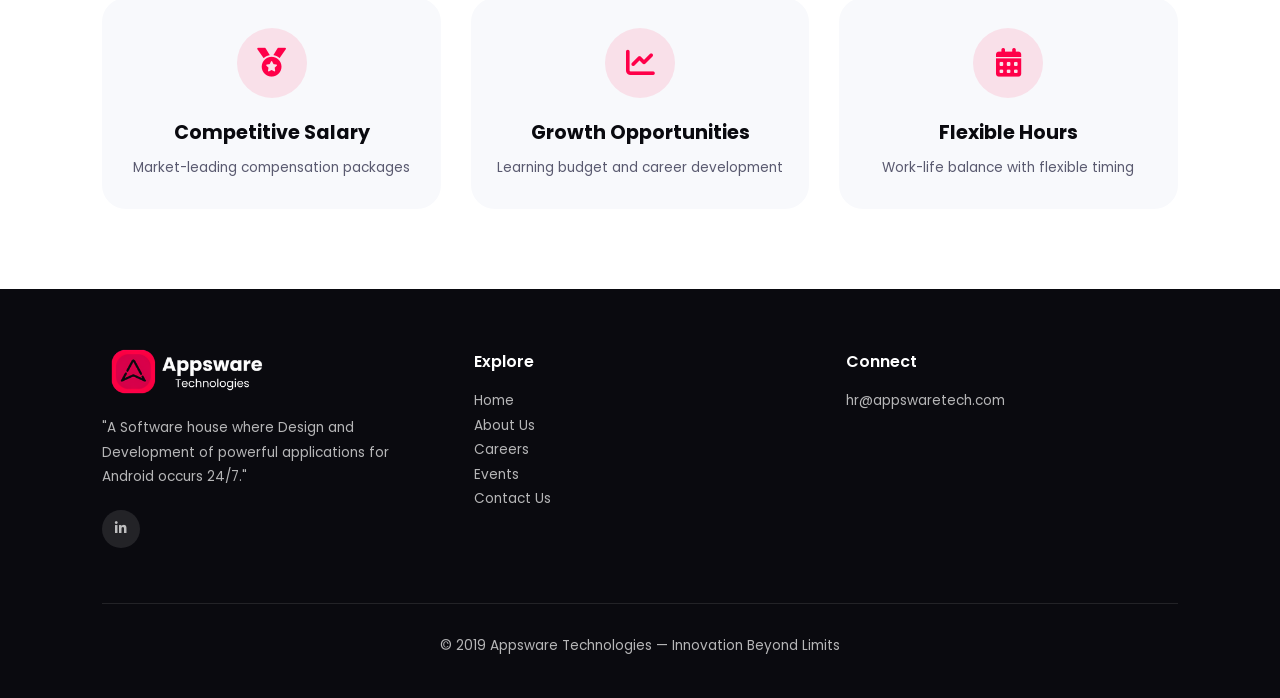
<file: careers/index.html>
<!DOCTYPE html>
<html lang="en">
<head>
  <meta charset="UTF-8">
  <meta name="viewport" content="width=device-width, initial-scale=1.0, viewport-fit=cover">
  <title>Appsware Technologies | Careers</title>
  
  <!-- ========== FAVICON SETUP - ASSETS FOLDER ========== -->
  <link rel="icon" type="image/png" sizes="32x32" href="/appsware/assets/favicon.png">
  <link rel="icon" type="image/png" sizes="16x16" href="/appsware/assets/favicon.png">
  <link rel="apple-touch-icon" sizes="180x180" href="/appsware/assets/favicon.png">
  <link rel="shortcut icon" type="image/png" href="/appsware/assets/favicon.png">
  
  <!-- Google Fonts - Poppins Primary -->
  <link href="https://fonts.googleapis.com/css2?family=Poppins:wght@300;400;500;600;700;800;900&display=swap" rel="stylesheet">
  
  <!-- Font Awesome 6 -->
  <link rel="stylesheet" href="https://cdnjs.cloudflare.com/ajax/libs/font-awesome/6.0.0-beta3/css/all.min.css">
  
  <!-- AOS Animation Library -->
  <link href="https://unpkg.com/aos@2.3.1/dist/aos.css" rel="stylesheet">
  
  <style>
    :root {
      --primary: #FF0049;
      --dark: #0A0A0F;
      --gray-bg: #F8F9FC;
      --card-white: #FFFFFF;
      --text-dark: #1A1A2E;
      --text-muted: #5A5A70;
      --shadow-sm: 0 10px 30px -12px rgba(0, 0, 0, 0.08);
      --shadow-md: 0 20px 35px -12px rgba(0, 0, 0, 0.12);
      --shadow-hover: 0 30px 40px -16px rgba(255, 0, 73, 0.15);
      --transition: all 0.35s cubic-bezier(0.2, 0.9, 0.4, 1.1);
    }

    /* Hide default cursor globally on desktop only */
    @media (hover: hover) and (pointer: fine) and (min-width: 1025px) {
      body, a, button {
        cursor: none !important;
      }
    }

    /* Custom Cursor Styling */
    .appsware-cursor {
      width: 32px;
      height: 32px;
      background-image: url('/appsware/assets/cursor.jpg');
      background-size: contain;
      background-repeat: no-repeat;
      position: fixed;
      pointer-events: none;
      z-index: 9999;
      transform: translate(-50%, -50%);
      transition: transform 0.1s ease-out;
    }

    .appsware-cursor.clicking {
      transform: translate(-50%, -50%) scale(0.8);
    }

    * {
      margin: 0;
      padding: 0;
      box-sizing: border-box;
    }

    body {
      font-family: 'Poppins', sans-serif;
      background: #FFFFFF;
      color: var(--text-dark);
      overflow-x: hidden;
      scroll-behavior: smooth;
    }

    h1, h2, h3, h4, h5, h6, p, a, span, div, button, li, .footer p, .footer a, .page-header p {
      font-family: 'Poppins', sans-serif;
    }

    /* ========== NAVBAR - SCALES FOR ALL DISPLAY SIZES ========== */
    .navbar {
      position: fixed;
      top: 20px;
      left: 50%;
      transform: translateX(-50%);
      width: 90%;
      max-width: 1400px;
      display: flex;
      justify-content: space-between;
      align-items: center;
      padding: 15px 40px;
      background: rgba(255, 255, 255, 0.96);
      backdrop-filter: blur(12px);
      border-radius: 80px;
      box-shadow: 0 8px 25px -8px rgba(0, 0, 0, 0.06);
      z-index: 1000;
      border: 1px solid rgba(255, 0, 73, 0.12);
      transition: var(--transition);
    }

    .navbar.scrolled {
      top: 0;
      width: 100%;
      max-width: 100%;
      border-radius: 0px;
      padding: 12px 5%;
      background: rgba(255, 255, 255, 0.98);
      box-shadow: 0 5px 20px rgba(0, 0, 0, 0.08);
    }

    .logo-link {
      display: flex;
      align-items: center;
      text-decoration: none;
      flex-shrink: 0;
    }

    .logo img {
      height: 48px;
      width: auto;
      object-fit: contain;
    }

    .nav-links {
      display: flex;
      gap: 35px;
      align-items: center;
    }

    .nav-links a {
      text-decoration: none;
      color: var(--dark);
      font-weight: 500;
      font-size: 1rem;
      transition: var(--transition);
      position: relative;
      white-space: nowrap;
    }

    .nav-links a::after {
      content: '';
      position: absolute;
      bottom: -6px;
      left: 0;
      width: 0;
      height: 2px;
      background: var(--primary);
      transition: width 0.3s ease;
    }

    .nav-links a:hover {
      color: var(--primary);
    }

    .nav-links a:hover::after {
      width: 100%;
    }

    .hamburger {
      display: none;
      flex-direction: column;
      cursor: pointer;
      gap: 6px;
      z-index: 1001;
      flex-shrink: 0;
    }

    .hamburger span {
      width: 28px;
      height: 3px;
      background: var(--dark);
      transition: var(--transition);
      border-radius: 3px;
    }

    .hamburger.active span:nth-child(1) {
      transform: rotate(45deg) translate(5px, 5px);
    }

    .hamburger.active span:nth-child(2) {
      opacity: 0;
    }

    .hamburger.active span:nth-child(3) {
      transform: rotate(-45deg) translate(7px, -6px);
    }

    .mobile-nav {
      position: fixed;
      top: 0;
      right: -100%;
      width: 70%;
      max-width: 280px;
      height: 100vh;
      background: white;
      box-shadow: -5px 0 30px rgba(0, 0, 0, 0.1);
      z-index: 999;
      padding: 100px 30px 30px;
      transition: right 0.4s ease;
      display: flex;
      flex-direction: column;
      gap: 20px;
    }

    .mobile-nav.active {
      right: 0;
    }

    .mobile-nav a {
      text-decoration: none;
      color: var(--dark);
      font-size: 1.1rem;
      font-weight: 500;
      padding: 10px 0;
      transition: var(--transition);
      border-bottom: 1px solid rgba(0, 0, 0, 0.05);
    }

    .mobile-nav a:hover {
      color: var(--primary);
      padding-left: 10px;
    }

    .overlay {
      position: fixed;
      top: 0;
      left: 0;
      width: 100%;
      height: 100%;
      background: rgba(0, 0, 0, 0.5);
      z-index: 998;
      opacity: 0;
      visibility: hidden;
      transition: var(--transition);
    }

    .overlay.active {
      opacity: 1;
      visibility: visible;
    }

    /* NAVBAR SCALING FOR ALL SCREEN SIZES */
    
    /* 4K+ Screens (36 inch and above) */
    @media (min-width: 2560px) {
      .navbar {
        max-width: 2200px;
        padding: 28px 70px;
        border-radius: 100px;
        top: 30px;
      }
      .navbar.scrolled {
        padding: 20px 5%;
      }
      .logo img {
        height: 75px;
      }
      .nav-links {
        gap: 65px;
      }
      .nav-links a {
        font-size: 1.5rem;
      }
    }

    /* Large Desktop (27-36 inch) */
    @media (min-width: 1920px) and (max-width: 2559px) {
      .navbar {
        max-width: 1900px;
        padding: 24px 60px;
        border-radius: 95px;
        top: 28px;
      }
      .navbar.scrolled {
        padding: 18px 5%;
      }
      .logo img {
        height: 65px;
      }
      .nav-links {
        gap: 55px;
      }
      .nav-links a {
        font-size: 1.3rem;
      }
    }

    /* Desktop (20-27 inch) */
    @media (min-width: 1600px) and (max-width: 1919px) {
      .navbar {
        max-width: 1700px;
        padding: 20px 50px;
        border-radius: 90px;
        top: 25px;
      }
      .navbar.scrolled {
        padding: 16px 5%;
      }
      .logo img {
        height: 58px;
      }
      .nav-links {
        gap: 45px;
      }
      .nav-links a {
        font-size: 1.2rem;
      }
    }

    /* Standard Desktop/Laptop (15-20 inch) */
    @media (min-width: 1200px) and (max-width: 1599px) {
      .navbar {
        max-width: 1400px;
        padding: 15px 40px;
        border-radius: 80px;
        top: 20px;
      }
      .navbar.scrolled {
        padding: 12px 5%;
      }
      .logo img {
        height: 48px;
      }
      .nav-links {
        gap: 35px;
      }
      .nav-links a {
        font-size: 1rem;
      }
    }

    /* Small Desktop/Laptop (13-15 inch) */
    @media (min-width: 993px) and (max-width: 1199px) {
      .navbar {
        width: 93%;
        max-width: 1100px;
        padding: 13px 32px;
        border-radius: 70px;
        top: 18px;
      }
      .navbar.scrolled {
        padding: 10px 5%;
      }
      .logo img {
        height: 40px;
      }
      .nav-links {
        gap: 25px;
      }
      .nav-links a {
        font-size: 0.95rem;
      }
    }

    /* Tablets */
    @media (max-width: 992px) {
      .navbar {
        width: 95%;
        padding: 14px 28px;
        top: 15px;
        border-radius: 60px;
      }
      .navbar.scrolled {
        border-radius: 0px;
        padding: 12px 5%;
      }
      .nav-links {
        display: none;
      }
      .hamburger {
        display: flex;
      }
      .logo img {
        height: 40px;
      }
    }

    /* Large Phones */
    @media (max-width: 768px) {
      .navbar {
        width: 96%;
        padding: 12px 22px;
        top: 12px;
        border-radius: 50px;
      }
      .navbar.scrolled {
        padding: 10px 5%;
      }
      .logo img {
        height: 36px;
      }
      .hamburger span {
        width: 26px;
        height: 2.5px;
      }
    }

    /* Small Phones */
    @media (max-width: 480px) {
      .navbar {
        width: 97%;
        padding: 10px 18px;
        top: 10px;
        border-radius: 40px;
      }
      .navbar.scrolled {
        padding: 8px 5%;
        border-radius: 0px;
      }
      .logo img {
        height: 30px;
      }
      .hamburger span {
        width: 22px;
        height: 2px;
      }
      .mobile-nav {
        width: 80%;
        max-width: 250px;
        padding: 90px 20px 20px;
      }
      .mobile-nav a {
        font-size: 1rem;
      }
    }

    /* ========== PAGE HEADER ========== */
    .page-header {
      min-height: 50vh;
      display: flex;
      align-items: center;
      justify-content: center;
      text-align: center;
      padding: 150px 8% 80px;
      background: linear-gradient(135deg, #FFF9FA 0%, #FFFFFF 50%, #F5F7FF 100%);
    }

    .page-header h1 {
      font-size: clamp(2rem, 5vw, 3.5rem);
      font-weight: 800;
      color: var(--dark);
      margin-bottom: 20px;
    }

    .page-header h1 span {
      color: var(--primary);
    }

    .page-header p {
      font-size: clamp(1rem, 2.5vw, 1.2rem);
      color: var(--text-muted);
      max-width: 700px;
      margin: 0 auto;
      line-height: 1.6;
    }

    @media (max-width: 992px) {
      .page-header {
        padding: 130px 5% 60px;
      }
    }

    @media (max-width: 768px) {
      .page-header {
        padding: 160px 5% 50px;
      }
      .page-header h1 {
        font-size: 1.8rem;
      }
    }

    @media (max-width: 480px) {
      .page-header {
        padding: 180px 5% 40px;
      }
      .page-header h1 {
        font-size: 1.6rem;
      }
    }

    /* ========== WHY APPWARE SECTION ========== */
    .why-appware {
      padding: 80px 8%;
      background: linear-gradient(135deg, #ffffff 0%, #fef5f7 100%);
    }

    .why-container {
      max-width: 1300px;
      margin: 0 auto;
    }

    .why-header {
      text-align: center;
      max-width: 700px;
      margin: 0 auto 60px;
    }

    .why-header h2 {
      font-size: clamp(1.6rem, 5vw, 2.8rem);
      font-weight: 700;
      color: var(--dark);
      margin-bottom: 20px;
      position: relative;
      display: inline-block;
    }

    .why-header h2::after {
      content: '';
      position: absolute;
      bottom: -12px;
      left: 50%;
      transform: translateX(-50%);
      width: 60px;
      height: 4px;
      background: var(--primary);
    }

    .why-header > p {
      font-size: clamp(0.9rem, 2.5vw, 1.1rem);
      color: var(--text-muted);
      line-height: 1.7;
      margin-top: 20px;
    }

    .why-grid {
      display: grid;
      grid-template-columns: repeat(auto-fit, minmax(280px, 1fr));
      gap: 30px;
      margin-top: 40px;
    }

    .why-card {
      background: var(--card-white);
      border-radius: 28px;
      padding: 1.8rem;
      transition: var(--transition);
      border: 1px solid rgba(0, 0, 0, 0.05);
      box-shadow: var(--shadow-sm);
    }

    .why-card:hover {
      transform: translateY(-5px);
      border-color: var(--primary);
      box-shadow: var(--shadow-hover);
    }

    .card-icon {
      width: 55px;
      height: 55px;
      background: rgba(255, 0, 73, 0.1);
      border-radius: 16px;
      display: flex;
      align-items: center;
      justify-content: center;
      margin-bottom: 18px;
      transition: var(--transition);
    }

    .why-card:hover .card-icon {
      background: var(--primary);
    }

    .card-icon i {
      font-size: 1.6rem;
      color: var(--primary);
      transition: var(--transition);
    }

    .why-card:hover .card-icon i {
      color: white;
    }

    .why-card h3 {
      font-size: 1.2rem;
      font-weight: 700;
      margin-bottom: 10px;
      color: var(--dark);
    }

    .why-card p {
      color: var(--text-muted);
      line-height: 1.6;
      font-size: 0.9rem;
    }

    .why-result {
      margin-top: 50px;
      text-align: center;
      padding: 30px;
      background: linear-gradient(135deg, rgba(255, 0, 73, 0.05), rgba(255, 0, 73, 0.02));
      border-radius: 30px;
      border: 1px solid rgba(255, 0, 73, 0.1);
    }

    .why-result p {
      font-size: clamp(0.95rem, 3vw, 1.1rem);
      font-weight: 500;
      color: var(--dark);
    }

    @media (max-width: 992px) {
      .why-appware {
        padding: 50px 5%;
      }
      .why-grid {
        gap: 20px;
      }
    }

    @media (max-width: 768px) {
      .why-card {
        padding: 1.2rem;
      }
    }

    /* ========== OPEN VACANCIES SECTION ========== */
    .vacancies-section {
      padding: 80px 8%;
      background: var(--gray-bg);
    }

    .vacancies-header {
      text-align: center;
      margin-bottom: 60px;
    }

    .vacancies-header h2 {
      font-size: clamp(1.8rem, 5vw, 2.8rem);
      font-weight: 700;
      color: var(--dark);
      margin-bottom: 15px;
      position: relative;
      display: inline-block;
    }

    .vacancies-header h2::after {
      content: '';
      position: absolute;
      bottom: -12px;
      left: 50%;
      transform: translateX(-50%);
      width: 60px;
      height: 3px;
      background: var(--primary);
    }

    .vacancies-header p {
      color: var(--text-muted);
      font-size: 1rem;
      margin-top: 20px;
    }

    .jobs-grid {
      display: grid;
      grid-template-columns: repeat(auto-fit, minmax(350px, 1fr));
      gap: 30px;
      max-width: 1300px;
      margin: 0 auto;
    }

    .job-card {
      background: var(--card-white);
      border-radius: 28px;
      padding: 30px;
      transition: var(--transition);
      border: 1px solid rgba(0, 0, 0, 0.05);
      box-shadow: var(--shadow-sm);
      position: relative;
      overflow: hidden;
    }

    .job-card::before {
      content: '';
      position: absolute;
      top: 0;
      left: 0;
      width: 100%;
      height: 4px;
      background: var(--primary);
      transform: scaleX(0);
      transform-origin: left;
      transition: transform 0.4s ease;
    }

    .job-card:hover::before {
      transform: scaleX(1);
    }

    .job-card:hover {
      transform: translateY(-8px);
      border-color: var(--primary);
      box-shadow: var(--shadow-hover);
    }

    .job-icon {
      width: 70px;
      height: 70px;
      background: rgba(255, 0, 73, 0.1);
      border-radius: 20px;
      display: flex;
      align-items: center;
      justify-content: center;
      margin-bottom: 20px;
      transition: var(--transition);
    }

    .job-card:hover .job-icon {
      background: var(--primary);
    }

    .job-icon i {
      font-size: 2rem;
      color: var(--primary);
      transition: var(--transition);
    }

    .job-card:hover .job-icon i {
      color: white;
    }

    .job-card h3 {
      font-size: 1.5rem;
      font-weight: 700;
      color: var(--dark);
      margin-bottom: 10px;
    }

    .job-type {
      display: inline-block;
      background: rgba(255, 0, 73, 0.1);
      color: var(--primary);
      padding: 4px 12px;
      border-radius: 20px;
      font-size: 0.7rem;
      font-weight: 600;
      margin-bottom: 15px;
    }

    .job-location, .job-experience {
      display: flex;
      align-items: center;
      gap: 8px;
      color: var(--text-muted);
      font-size: 0.85rem;
      margin-bottom: 10px;
    }

    .job-location i, .job-experience i {
      width: 20px;
      color: var(--primary);
    }

    .job-description {
      color: var(--text-muted);
      line-height: 1.6;
      font-size: 0.9rem;
      margin: 20px 0;
    }

    .job-skills {
      display: flex;
      flex-wrap: wrap;
      gap: 10px;
      margin-bottom: 25px;
    }

    .skill-tag {
      background: var(--gray-bg);
      padding: 5px 12px;
      border-radius: 20px;
      font-size: 0.75rem;
      font-weight: 500;
      color: var(--text-muted);
      transition: var(--transition);
    }

    .skill-tag:hover {
      background: var(--primary);
      color: white;
    }

    .apply-btn {
      display: inline-flex;
      align-items: center;
      gap: 10px;
      background: transparent;
      border: 2px solid var(--primary);
      color: var(--primary);
      padding: 12px 28px;
      border-radius: 40px;
      font-size: 0.9rem;
      font-weight: 600;
      text-decoration: none;
      transition: var(--transition);
      cursor: pointer;
      width: 100%;
      justify-content: center;
    }

    .apply-btn:hover {
      background: var(--primary);
      color: white;
      transform: translateX(5px);
    }

    .apply-btn i {
      transition: var(--transition);
    }

    .apply-btn:hover i {
      transform: translateX(5px);
    }

    @media (max-width: 992px) {
      .vacancies-section {
        padding: 60px 5%;
      }
      .jobs-grid {
        grid-template-columns: repeat(auto-fit, minmax(300px, 1fr));
        gap: 25px;
      }
    }

    @media (max-width: 768px) {
      .jobs-grid {
        grid-template-columns: 1fr;
      }
      .job-card {
        padding: 25px;
      }
    }

    /* ========== BENEFITS SECTION ========== */
    .benefits-section {
      padding: 80px 8%;
      background: white;
    }

    .benefits-header {
      text-align: center;
      margin-bottom: 60px;
    }

    .benefits-header h2 {
      font-size: clamp(1.8rem, 5vw, 2.8rem);
      font-weight: 700;
      color: var(--dark);
      margin-bottom: 15px;
      position: relative;
      display: inline-block;
    }

    .benefits-header h2::after {
      content: '';
      position: absolute;
      bottom: -12px;
      left: 50%;
      transform: translateX(-50%);
      width: 60px;
      height: 3px;
      background: var(--primary);
    }

    .benefits-header p {
      color: var(--text-muted);
      font-size: 1rem;
      margin-top: 20px;
    }

    .benefits-grid {
      display: grid;
      grid-template-columns: repeat(auto-fit, minmax(250px, 1fr));
      gap: 30px;
      max-width: 1200px;
      margin: 0 auto;
    }

    .benefit-card {
      text-align: center;
      padding: 30px 20px;
      background: var(--gray-bg);
      border-radius: 24px;
      transition: var(--transition);
    }

    .benefit-card:hover {
      transform: translateY(-5px);
      background: white;
      box-shadow: var(--shadow-hover);
    }

    .benefit-icon {
      width: 70px;
      height: 70px;
      background: rgba(255, 0, 73, 0.1);
      border-radius: 50%;
      display: flex;
      align-items: center;
      justify-content: center;
      margin: 0 auto 20px;
      transition: var(--transition);
    }

    .benefit-card:hover .benefit-icon {
      background: var(--primary);
    }

    .benefit-icon i {
      font-size: 1.8rem;
      color: var(--primary);
      transition: var(--transition);
    }

    .benefit-card:hover .benefit-icon i {
      color: white;
    }

    .benefit-card h3 {
      font-size: 1.2rem;
      font-weight: 700;
      margin-bottom: 10px;
      color: var(--dark);
    }

    .benefit-card p {
      color: var(--text-muted);
      font-size: 0.85rem;
      line-height: 1.6;
    }

    @media (max-width: 992px) {
      .benefits-section {
        padding: 60px 5%;
      }
    }

    /* ========== FOOTER ========== */
    .footer {
      background: var(--dark);
      color: #FFFFFF;
      padding: 60px 8% 40px;
      display: flex;
      justify-content: space-between;
      flex-wrap: wrap;
      gap: 40px;
    }

    .footer-col {
      flex: 1;
      min-width: 160px;
    }

    .footer-logo img {
      height: 45px;
      width: auto;
      margin-bottom: 15px;
    }

    .footer-logo p {
      color: rgba(255, 255, 255, 0.7);
      font-size: 0.85rem;
      line-height: 1.6;
      margin-bottom: 20px;
    }

    .social-links {
      display: flex;
      gap: 12px;
      margin-top: 20px;
    }

    .social-links a {
      display: flex;
      align-items: center;
      justify-content: center;
      width: 38px;
      height: 38px;
      background: rgba(255, 255, 255, 0.1);
      border-radius: 50%;
      color: white;
      font-size: 1.1rem;
      transition: var(--transition);
    }

    .social-links a:hover {
      background: var(--primary);
      transform: translateY(-3px);
    }

    .footer h4 {
      font-size: 1rem;
      margin-bottom: 15px;
      font-weight: 600;
      color: white;
    }

    .footer p, .footer a {
      color: rgba(255, 255, 255, 0.7);
      text-decoration: none;
      font-size: 0.85rem;
      line-height: 1.8;
      transition: var(--transition);
    }

    .footer a:hover {
      color: var(--primary);
      padding-left: 5px;
    }

    .footer-bottom {
      text-align: center;
      padding-top: 30px;
      margin-top: 15px;
      border-top: 1px solid rgba(255, 255, 255, 0.1);
      font-size: 0.8rem;
      color: rgba(255, 255, 255, 0.5);
      width: 100%;
    }

    @media (max-width: 992px) {
      .footer {
        flex-direction: column;
        text-align: center;
        padding: 40px 5% 30px;
      }
      .social-links {
        justify-content: center;
      }
    }

    /* Animation Classes */
    .fade-up {
      opacity: 0;
      transform: translateY(30px);
      transition: opacity 0.6s ease, transform 0.6s ease;
    }

    .fade-up.visible {
      opacity: 1;
      transform: translateY(0);
    }
  </style>
</head>
<body>

  <div class="appsware-cursor" style="display: none;"></div>

  <nav class="navbar">
    <a href="/" class="logo-link">
      <div class="logo">
        <img src="/appsware/assets/Appsware Technologies.jpg" alt="Appsware Logo">
      </div>
    </a>
    <div class="nav-links">
      <a href="/">Home</a>
      <a href="/about-us">About Us</a>
      <a href="/careers">Careers</a>
      <a href="/events">Events</a>
      <a href="/contact-us">Contact Us</a>
    </div>
    <div class="hamburger" id="hamburger">
      <span></span>
      <span></span>
      <span></span>
    </div>
  </nav>

  <div class="mobile-nav" id="mobileNav">
    <a href="/">Home</a>
    <a href="/about-us">About Us</a>
    <a href="/careers">Careers</a>
    <a href="/events">Events</a>
    <a href="/contact-us">Contact Us</a>
  </div>
  <div class="overlay" id="overlay"></div>

  <section class="page-header fade-up">
    <div>
      <h1>Join Our <span>Team</span></h1>
      <p>Build your career with Appsware and be part of something extraordinary</p>
    </div>
  </section>

  <!-- WHY APPWARE SECTION -->
  <section class="why-appware fade-up">
    <div class="why-container">
      <div class="why-header">
        <h2>Why Appsware?</h2>
        <p>Appsware Technologies transforms complex ideas into scalable, market-leading realities. Since 2019, we have specialized in engineering digital success through innovation and technical excellence.</p>
      </div>
      <div class="why-grid">
        <div class="why-card">
          <div class="card-icon"><i class="fas fa-rocket"></i></div>
          <h3>Growth Culture</h3>
          <p>Fast-paced environment where innovation thrives and careers accelerate rapidly.</p>
        </div>
        <div class="why-card">
          <div class="card-icon"><i class="fas fa-users"></i></div>
          <h3>Collaborative Team</h3>
          <p>Work with talented professionals who inspire and support each other daily.</p>
        </div>
        <div class="why-card">
          <div class="card-icon"><i class="fas fa-chart-line"></i></div>
          <h3>Career Growth</h3>
          <p>Clear progression paths, learning opportunities, and mentorship programs.</p>
        </div>
        <div class="why-card">
          <div class="card-icon"><i class="fas fa-globe"></i></div>
          <h3>Global Impact</h3>
          <p>Build products used by millions of users across the world.</p>
        </div>
        <div class="why-card">
          <div class="card-icon"><i class="fas fa-gift"></i></div>
          <h3>Great Benefits</h3>
          <p>Competitive compensation, health benefits, and work-life balance.</p>
        </div>
        <div class="why-card">
          <div class="card-icon"><i class="fas fa-medal"></i></div>
          <h3>Recognition</h3>
          <p>Your contributions are valued and celebrated at every milestone.</p>
        </div>
      </div>
      <div class="why-result">
        <p><i class="fas fa-quote-left"></i> Join us to shape the future of mobile technology <i class="fas fa-quote-right"></i></p>
      </div>
    </div>
  </section>

  <!-- OPEN VACANCIES SECTION -->
  <section class="vacancies-section fade-up">
    <div class="vacancies-header">
      <h2>Open Positions</h2>
      <p>Join our growing team and make an impact</p>
    </div>
    <div class="jobs-grid">
      
      <!-- Android Developer -->
      <div class="job-card" data-aos="fade-up" data-aos-delay="100">
        <div class="job-icon"><i class="fab fa-android"></i></div>
        <h3>Android Developer</h3>
        <div class="job-type">Full Time</div>
        <div class="job-location"><i class="fas fa-map-marker-alt"></i> Karachi, Pakistan (On-site)</div>
        <div class="job-experience"><i class="fas fa-briefcase"></i> 2-4 Years Experience</div>
        <p class="job-description">We're looking for a passionate Android Developer to join our engineering team. You'll be responsible for building high-performance mobile applications used by millions of users globally.</p>
        <div class="job-skills">
          <span class="skill-tag">Kotlin</span>
          <span class="skill-tag">Java</span>
          <span class="skill-tag">Android SDK</span>
          <span class="skill-tag">REST APIs</span>
          <span class="skill-tag">Git</span>
        </div>
        <a href="https://www.linkedin.com/company/appswaretechnologies/?viewAsMember=true" class="apply-btn">Apply Now <i class="fas fa-arrow-right"></i></a>
      </div>

      <!-- Graphic Designer -->
      <div class="job-card" data-aos="fade-up" data-aos-delay="200">
        <div class="job-icon"><i class="fas fa-palette"></i></div>
        <h3>Graphic Designer</h3>
        <div class="job-type">Full Time</div>
        <div class="job-location"><i class="fas fa-map-marker-alt"></i> Karachi, Pakistan (On-site)</div>
        <div class="job-experience"><i class="fas fa-briefcase"></i> 1-3 Years Experience</div>
        <p class="job-description">Seeking a creative Graphic Designer to create stunning visuals for our apps, marketing materials, and brand identity. Must have an exceptional eye for design.</p>
        <div class="job-skills">
          <span class="skill-tag">Photoshop</span>
          <span class="skill-tag">Illustrator</span>
          <span class="skill-tag">Figma</span>
          <span class="skill-tag">After Effects</span>
          <span class="skill-tag">UI/UX</span>
        </div>
        <a href="https://www.linkedin.com/company/appswaretechnologies/?viewAsMember=true" class="apply-btn">Apply Now <i class="fas fa-arrow-right"></i></a>
      </div>

      <!-- ASO Manager -->
      <div class="job-card" data-aos="fade-up" data-aos-delay="300">
        <div class="job-icon"><i class="fab fa-google-play"></i></div>
        <h3>ASO Manager</h3>
        <div class="job-type">Full Time</div>
        <div class="job-location"><i class="fas fa-map-marker-alt"></i> Karachi, Pakistan (On-site)</div>
        <div class="job-experience"><i class="fas fa-briefcase"></i> 2-5 Years Experience</div>
        <p class="job-description">Looking for an ASO expert to optimize our app store presence, drive organic growth, and increase installs. You'll manage keyword strategy and conversion optimization.</p>
        <div class="job-skills">
          <span class="skill-tag">ASO Tools</span>
          <span class="skill-tag">Keyword Research</span>
          <span class="skill-tag">Analytics</span>
          <span class="skill-tag">A/B Testing</span>
          <span class="skill-tag">Play Console</span>
        </div>
        <a href="https://www.linkedin.com/company/appswaretechnologies/?viewAsMember=true" class="apply-btn">Apply Now <i class="fas fa-arrow-right"></i></a>
      </div>

      <!-- HR Manager -->
      <div class="job-card" data-aos="fade-up" data-aos-delay="400">
        <div class="job-icon"><i class="fas fa-users"></i></div>
        <h3>HR Manager</h3>
        <div class="job-type">Full Time</div>
        <div class="job-location"><i class="fas fa-map-marker-alt"></i> Karachi, Pakistan (On-site)</div>
        <div class="job-experience"><i class="fas fa-briefcase"></i> 3-6 Years Experience</div>
        <p class="job-description">Join us as HR Manager to lead recruitment, employee engagement, performance management, and company culture development.</p>
        <div class="job-skills">
          <span class="skill-tag">Recruitment</span>
          <span class="skill-tag">Employee Relations</span>
          <span class="skill-tag">HRIS</span>
          <span class="skill-tag">Performance Management</span>
          <span class="skill-tag">Labor Laws</span>
        </div>
        <a href="https://www.linkedin.com/company/appswaretechnologies/?viewAsMember=true" class="apply-btn">Apply Now <i class="fas fa-arrow-right"></i></a>
      </div>
    </div>
  </section>

  <!-- BENEFITS SECTION -->
  <section class="benefits-section fade-up">
    <div class="benefits-header">
      <h2>What We Offer</h2>
      <p>Perks and benefits that make Appsware a great place to work</p>
    </div>
    <div class="benefits-grid">
      <div class="benefit-card" data-aos="zoom-in" data-aos-delay="100">
        <div class="benefit-icon"><i class="fas fa-medal"></i></div>
        <h3>Competitive Salary</h3>
        <p>Market-leading compensation packages</p>
      </div>
      <!-- <div class="benefit-card" data-aos="zoom-in" data-aos-delay="200">
        <div class="benefit-icon"><i class="fas fa-heartbeat"></i></div>
        <h3>Health Insurance</h3>
        <p>Medical coverage for you and your family</p>
      </div> -->
      <div class="benefit-card" data-aos="zoom-in" data-aos-delay="300">
        <div class="benefit-icon"><i class="fas fa-chart-line"></i></div>
        <h3>Growth Opportunities</h3>
        <p>Learning budget and career development</p>
      </div>
      <div class="benefit-card" data-aos="zoom-in" data-aos-delay="400">
        <div class="benefit-icon"><i class="fas fa-calendar-alt"></i></div>
        <h3>Flexible Hours</h3>
        <p>Work-life balance with flexible timing</p>
      </div>
    </div>
  </section>

  <!-- FOOTER -->
  <footer class="footer">
    <div class="footer-col">
      <div class="footer-logo">
        <img src="/appsware/assets/footer logo.png" alt="Appsware Logo">
        <p>"A Software house where Design and Development of powerful applications for Android occurs 24/7."</p>
      </div>
      <div class="social-links">
        <a href="https://www.linkedin.com/company/appswaretechnologies/" target="_blank"><i class="fab fa-linkedin-in"></i></a>
      </div>
    </div>
    <div class="footer-col">
      <h4>Explore</h4>
      <p><a href="/">Home</a></p>
      <p><a href="/about-us">About Us</a></p>
      <p><a href="/careers">Careers</a></p>
      <p><a href="/events">Events</a></p>
      <p><a href="/contact-us">Contact Us</a></p>
    </div>
    <div class="footer-col">
      <h4>Connect</h4>
      <p>hr@appswaretech.com</p>
    </div>
    <div class="footer-bottom">
      <p>© 2019 Appsware Technologies — Innovation Beyond Limits</p>
    </div>
  </footer>

  <script src="https://unpkg.com/aos@2.3.1/dist/aos.js"></script>
  <script>
    // Initialize AOS
    AOS.init({
      duration: 800,
      once: true,
      offset: 100
    });

    // Show/hide custom cursor based on device
    const cursor = document.querySelector('.appsware-cursor');
    if (window.matchMedia('(hover: hover) and (pointer: fine)').matches && window.innerWidth > 992) {
      if (cursor) cursor.style.display = 'block';
    } else {
      if (cursor) cursor.style.display = 'none';
    }

    // Navbar scroll effect
    window.addEventListener('scroll', function() {
      const navbar = document.querySelector('.navbar');
      if (window.scrollY > 50) navbar.classList.add('scrolled');
      else navbar.classList.remove('scrolled');
    });

    // Hamburger Menu
    const hamburger = document.getElementById('hamburger');
    const mobileNav = document.getElementById('mobileNav');
    const overlay = document.getElementById('overlay');

    function toggleMenu() {
      hamburger.classList.toggle('active');
      mobileNav.classList.toggle('active');
      overlay.classList.toggle('active');
      document.body.style.overflow = mobileNav.classList.contains('active') ? 'hidden' : '';
    }

    hamburger.addEventListener('click', toggleMenu);
    overlay.addEventListener('click', toggleMenu);
    document.querySelectorAll('.mobile-nav a').forEach(link => link.addEventListener('click', toggleMenu));

    // Fade-up animation
    const fadeElements = document.querySelectorAll('.fade-up');
    const fadeObserver = new IntersectionObserver((entries) => {
      entries.forEach(entry => {
        if (entry.isIntersecting) entry.target.classList.add('visible');
      });
    }, { threshold: 0.1, rootMargin: '0px 0px -50px 0px' });
    fadeElements.forEach(element => fadeObserver.observe(element));

    // Custom Cursor Movement
    if (window.matchMedia('(hover: hover) and (pointer: fine)').matches && window.innerWidth > 992 && cursor) {
      document.addEventListener('mousemove', (e) => {
        cursor.style.left = e.clientX + 'px';
        cursor.style.top = e.clientY + 'px';
      });
      document.addEventListener('mousedown', () => cursor.classList.add('clicking'));
      document.addEventListener('mouseup', () => cursor.classList.remove('clicking'));
    }
  </script>
</body>
</html>
</file>
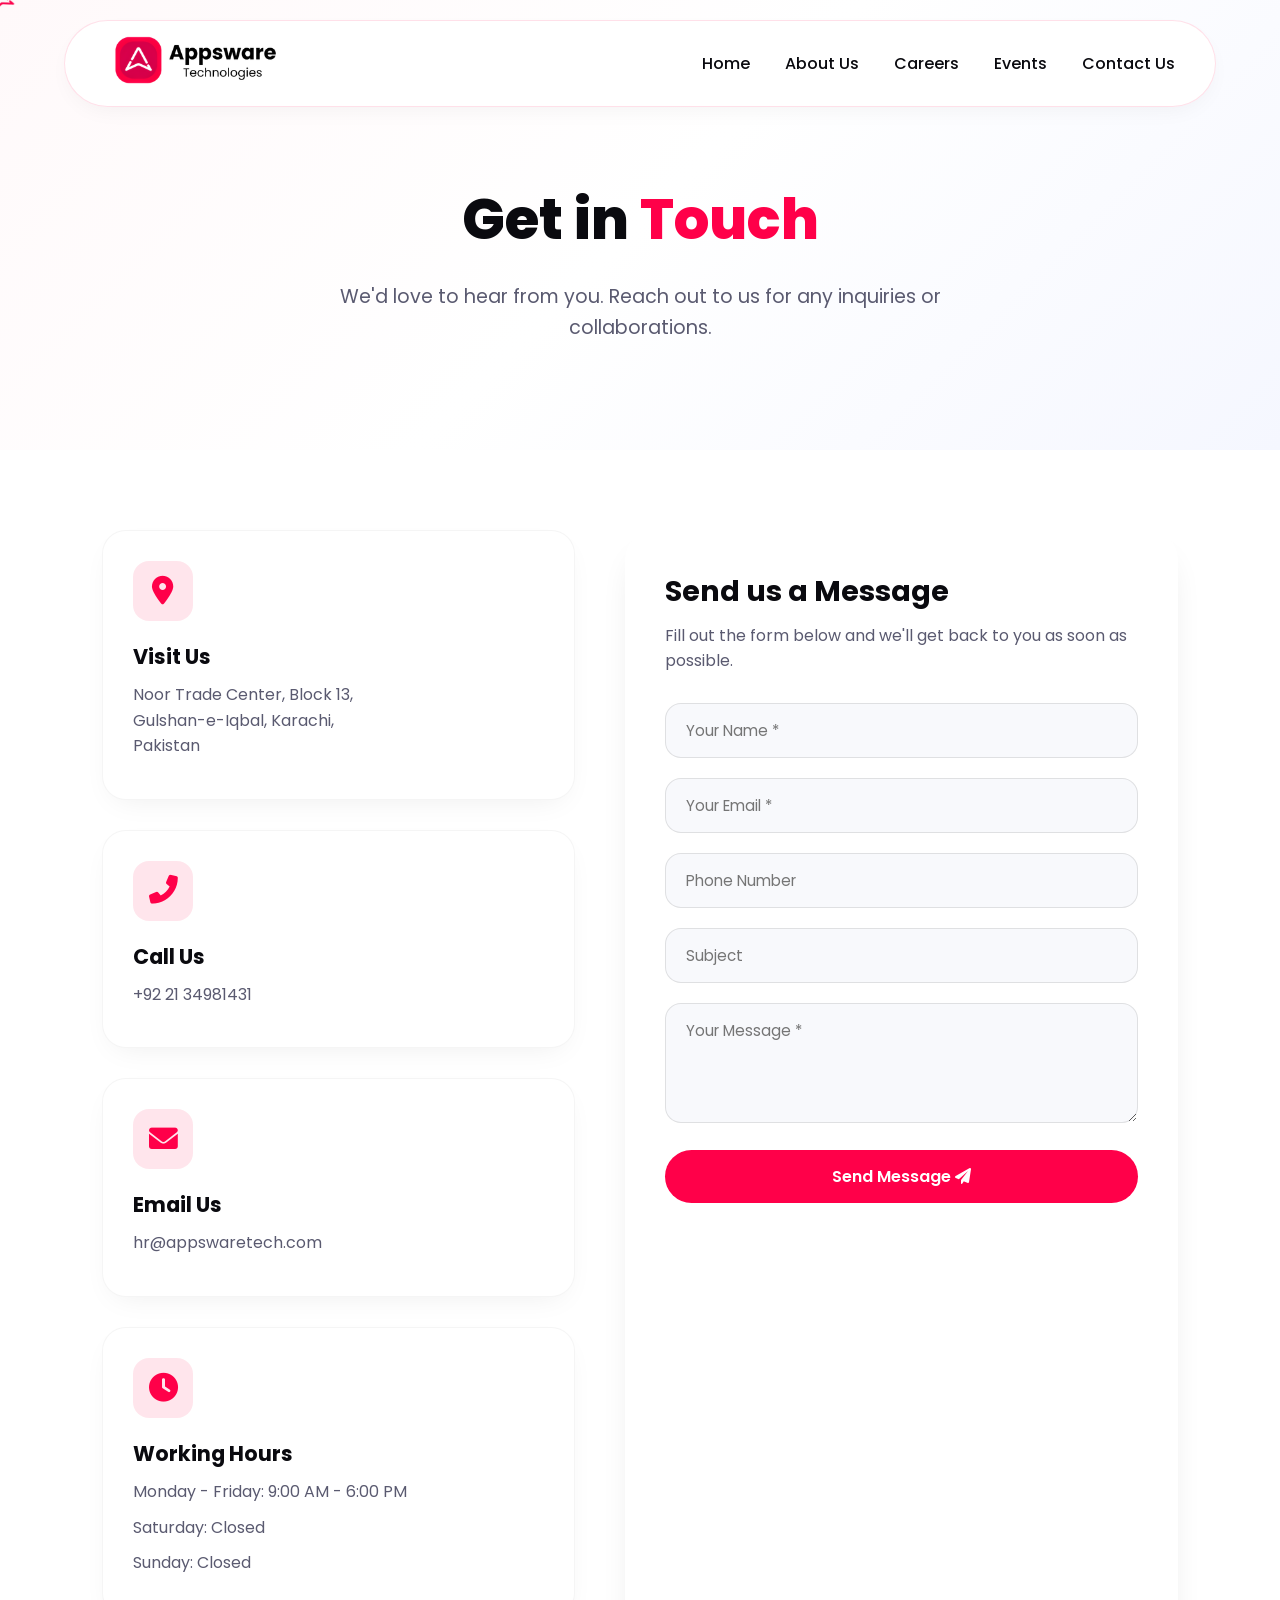
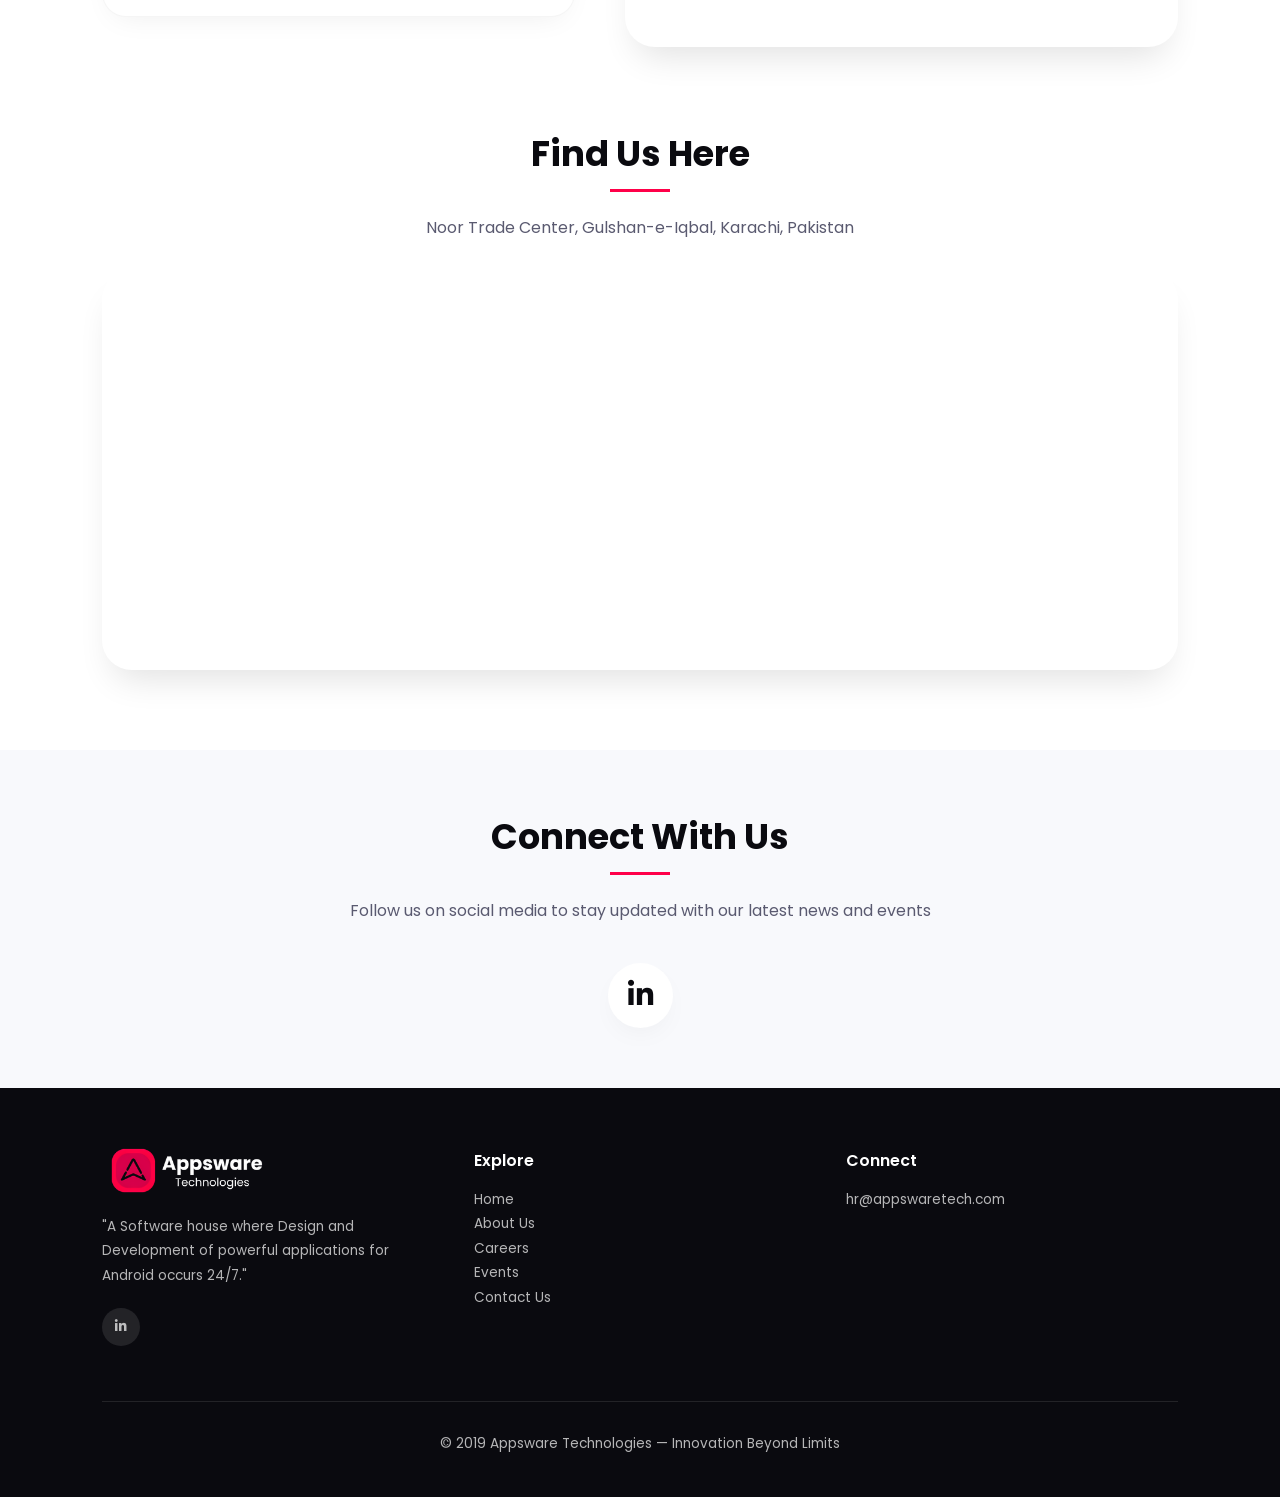
<file: contact-us/index.html>
<!DOCTYPE html>
<html lang="en">
<head>
  <meta charset="UTF-8">
  <meta name="viewport" content="width=device-width, initial-scale=1.0, viewport-fit=cover">
  <title>Appsware Technologies | Contact Us</title>
  
  <!-- ========== FAVICON SETUP - ASSETS FOLDER ========== -->
  <link rel="icon" type="image/png" sizes="32x32" href="/appsware/assets/favicon.png">
  <link rel="icon" type="image/png" sizes="16x16" href="/appsware/assets/favicon.png">
  <link rel="apple-touch-icon" sizes="180x180" href="/appsware/assets/favicon.png">
  <link rel="shortcut icon" type="image/png" href="/appsware/assets/favicon.png">
  
  <!-- Google Fonts - Poppins Primary -->
  <link href="https://fonts.googleapis.com/css2?family=Poppins:wght@300;400;500;600;700;800;900&display=swap" rel="stylesheet">
  
  <!-- Font Awesome 6 -->
  <link rel="stylesheet" href="https://cdnjs.cloudflare.com/ajax/libs/font-awesome/6.0.0-beta3/css/all.min.css">
  
  <style>
    :root {
      --primary: #FF0049;
      --dark: #0A0A0F;
      --gray-bg: #F8F9FC;
      --card-white: #FFFFFF;
      --text-dark: #1A1A2E;
      --text-muted: #5A5A70;
      --shadow-sm: 0 10px 30px -12px rgba(0, 0, 0, 0.08);
      --shadow-md: 0 20px 35px -12px rgba(0, 0, 0, 0.12);
      --shadow-hover: 0 30px 40px -16px rgba(255, 0, 73, 0.15);
      --transition: all 0.35s cubic-bezier(0.2, 0.9, 0.4, 1.1);
    }

    /* Hide default cursor globally on desktop only */
    @media (hover: hover) and (pointer: fine) and (min-width: 1025px) {
      body, a, button {
        cursor: none !important;
      }
    }

    /* Custom Cursor Styling */
    .appsware-cursor {
      width: 32px;
      height: 32px;
      background-image: url('/appsware/assets/cursor.jpg');
      background-size: contain;
      background-repeat: no-repeat;
      position: fixed;
      pointer-events: none;
      z-index: 9999;
      transform: translate(-50%, -50%);
      transition: transform 0.1s ease-out;
    }

    .appsware-cursor.clicking {
      transform: translate(-50%, -50%) scale(0.8);
    }

    * {
      margin: 0;
      padding: 0;
      box-sizing: border-box;
    }

    body {
      font-family: 'Poppins', sans-serif;
      background: #FFFFFF;
      color: var(--text-dark);
      overflow-x: hidden;
      scroll-behavior: smooth;
    }

    h1, h2, h3, h4, h5, h6, p, a, span, div, button, li, .footer p, .footer a, .page-header p {
      font-family: 'Poppins', sans-serif;
    }

    /* ========== NAVBAR - SCALES FOR ALL DISPLAY SIZES ========== */
    .navbar {
      position: fixed;
      top: 20px;
      left: 50%;
      transform: translateX(-50%);
      width: 90%;
      max-width: 1400px;
      display: flex;
      justify-content: space-between;
      align-items: center;
      padding: 15px 40px;
      background: rgba(255, 255, 255, 0.96);
      backdrop-filter: blur(12px);
      border-radius: 80px;
      box-shadow: 0 8px 25px -8px rgba(0, 0, 0, 0.06);
      z-index: 1000;
      border: 1px solid rgba(255, 0, 73, 0.12);
      transition: var(--transition);
    }

    .navbar.scrolled {
      top: 0;
      width: 100%;
      max-width: 100%;
      border-radius: 0px;
      padding: 12px 5%;
      background: rgba(255, 255, 255, 0.98);
      box-shadow: 0 5px 20px rgba(0, 0, 0, 0.08);
    }

    .logo-link {
      display: flex;
      align-items: center;
      text-decoration: none;
      flex-shrink: 0;
    }

    .logo img {
      height: 48px;
      width: auto;
      object-fit: contain;
    }

    .nav-links {
      display: flex;
      gap: 35px;
      align-items: center;
    }

    .nav-links a {
      text-decoration: none;
      color: var(--dark);
      font-weight: 500;
      font-size: 1rem;
      transition: var(--transition);
      position: relative;
      white-space: nowrap;
    }

    .nav-links a::after {
      content: '';
      position: absolute;
      bottom: -6px;
      left: 0;
      width: 0;
      height: 2px;
      background: var(--primary);
      transition: width 0.3s ease;
    }

    .nav-links a:hover {
      color: var(--primary);
    }

    .nav-links a:hover::after {
      width: 100%;
    }

    .hamburger {
      display: none;
      flex-direction: column;
      cursor: pointer;
      gap: 6px;
      z-index: 1001;
      flex-shrink: 0;
    }

    .hamburger span {
      width: 28px;
      height: 3px;
      background: var(--dark);
      transition: var(--transition);
      border-radius: 3px;
    }

    .hamburger.active span:nth-child(1) {
      transform: rotate(45deg) translate(5px, 5px);
    }

    .hamburger.active span:nth-child(2) {
      opacity: 0;
    }

    .hamburger.active span:nth-child(3) {
      transform: rotate(-45deg) translate(7px, -6px);
    }

    .mobile-nav {
      position: fixed;
      top: 0;
      right: -100%;
      width: 70%;
      max-width: 280px;
      height: 100vh;
      background: white;
      box-shadow: -5px 0 30px rgba(0, 0, 0, 0.1);
      z-index: 999;
      padding: 100px 30px 30px;
      transition: right 0.4s ease;
      display: flex;
      flex-direction: column;
      gap: 20px;
    }

    .mobile-nav.active {
      right: 0;
    }

    .mobile-nav a {
      text-decoration: none;
      color: var(--dark);
      font-size: 1.1rem;
      font-weight: 500;
      padding: 10px 0;
      transition: var(--transition);
      border-bottom: 1px solid rgba(0, 0, 0, 0.05);
    }

    .mobile-nav a:hover {
      color: var(--primary);
      padding-left: 10px;
    }

    .overlay {
      position: fixed;
      top: 0;
      left: 0;
      width: 100%;
      height: 100%;
      background: rgba(0, 0, 0, 0.5);
      z-index: 998;
      opacity: 0;
      visibility: hidden;
      transition: var(--transition);
    }

    .overlay.active {
      opacity: 1;
      visibility: visible;
    }

    /* NAVBAR SCALING FOR ALL SCREEN SIZES */
    
    /* 4K+ Screens (36 inch and above) */
    @media (min-width: 2560px) {
      .navbar {
        max-width: 2200px;
        padding: 28px 70px;
        border-radius: 100px;
        top: 30px;
      }
      .navbar.scrolled {
        padding: 20px 5%;
      }
      .logo img {
        height: 75px;
      }
      .nav-links {
        gap: 65px;
      }
      .nav-links a {
        font-size: 1.5rem;
      }
    }

    /* Large Desktop (27-36 inch) */
    @media (min-width: 1920px) and (max-width: 2559px) {
      .navbar {
        max-width: 1900px;
        padding: 24px 60px;
        border-radius: 95px;
        top: 28px;
      }
      .navbar.scrolled {
        padding: 18px 5%;
      }
      .logo img {
        height: 65px;
      }
      .nav-links {
        gap: 55px;
      }
      .nav-links a {
        font-size: 1.3rem;
      }
    }

    /* Desktop (20-27 inch) */
    @media (min-width: 1600px) and (max-width: 1919px) {
      .navbar {
        max-width: 1700px;
        padding: 20px 50px;
        border-radius: 90px;
        top: 25px;
      }
      .navbar.scrolled {
        padding: 16px 5%;
      }
      .logo img {
        height: 58px;
      }
      .nav-links {
        gap: 45px;
      }
      .nav-links a {
        font-size: 1.2rem;
      }
    }

    /* Standard Desktop/Laptop (15-20 inch) */
    @media (min-width: 1200px) and (max-width: 1599px) {
      .navbar {
        max-width: 1400px;
        padding: 15px 40px;
        border-radius: 80px;
        top: 20px;
      }
      .navbar.scrolled {
        padding: 12px 5%;
      }
      .logo img {
        height: 48px;
      }
      .nav-links {
        gap: 35px;
      }
      .nav-links a {
        font-size: 1rem;
      }
    }

    /* Small Desktop/Laptop (13-15 inch) */
    @media (min-width: 993px) and (max-width: 1199px) {
      .navbar {
        width: 93%;
        max-width: 1100px;
        padding: 13px 32px;
        border-radius: 70px;
        top: 18px;
      }
      .navbar.scrolled {
        padding: 10px 5%;
      }
      .logo img {
        height: 40px;
      }
      .nav-links {
        gap: 25px;
      }
      .nav-links a {
        font-size: 0.95rem;
      }
    }

    /* Tablets */
    @media (max-width: 992px) {
      .navbar {
        width: 95%;
        padding: 14px 28px;
        top: 15px;
        border-radius: 60px;
      }
      .navbar.scrolled {
        border-radius: 0px;
        padding: 12px 5%;
      }
      .nav-links {
        display: none;
      }
      .hamburger {
        display: flex;
      }
      .logo img {
        height: 40px;
      }
    }

    /* Large Phones */
    @media (max-width: 768px) {
      .navbar {
        width: 96%;
        padding: 12px 22px;
        top: 12px;
        border-radius: 50px;
      }
      .navbar.scrolled {
        padding: 10px 5%;
      }
      .logo img {
        height: 36px;
      }
      .hamburger span {
        width: 26px;
        height: 2.5px;
      }
    }

    /* Small Phones */
    @media (max-width: 480px) {
      .navbar {
        width: 97%;
        padding: 10px 18px;
        top: 10px;
        border-radius: 40px;
      }
      .navbar.scrolled {
        padding: 8px 5%;
        border-radius: 0px;
      }
      .logo img {
        height: 30px;
      }
      .hamburger span {
        width: 22px;
        height: 2px;
      }
      .mobile-nav {
        width: 80%;
        max-width: 250px;
        padding: 90px 20px 20px;
      }
      .mobile-nav a {
        font-size: 1rem;
      }
    }

    /* ========== PAGE HEADER ========== */
    .page-header {
      min-height: 50vh;
      display: flex;
      align-items: center;
      justify-content: center;
      text-align: center;
      padding: 150px 8% 80px;
      background: linear-gradient(135deg, #FFF9FA 0%, #FFFFFF 50%, #F5F7FF 100%);
    }

    .page-header h1 {
      font-size: clamp(2rem, 5vw, 3.5rem);
      font-weight: 800;
      color: var(--dark);
      margin-bottom: 20px;
    }

    .page-header h1 span {
      color: var(--primary);
    }

    .page-header p {
      font-size: clamp(1rem, 2.5vw, 1.2rem);
      color: var(--text-muted);
      max-width: 700px;
      margin: 0 auto;
      line-height: 1.6;
    }

    @media (max-width: 992px) {
      .page-header {
        padding: 130px 5% 60px;
      }
    }

    @media (max-width: 768px) {
      .page-header {
        padding: 160px 5% 50px;
      }
      .page-header h1 {
        font-size: 1.8rem;
      }
    }

    @media (max-width: 480px) {
      .page-header {
        padding: 180px 5% 40px;
      }
      .page-header h1 {
        font-size: 1.6rem;
      }
    }

    /* ========== CONTACT SECTION ========== */
    .contact-section {
      padding: 80px 8%;
    }

    .contact-container {
      max-width: 1300px;
      margin: 0 auto;
      display: flex;
      gap: 50px;
      flex-wrap: wrap;
    }

    /* Contact Info Cards */
    .contact-info {
      flex: 1;
      min-width: 300px;
    }

    .info-card {
      background: var(--card-white);
      border-radius: 24px;
      padding: 30px;
      margin-bottom: 30px;
      box-shadow: var(--shadow-sm);
      transition: var(--transition);
      border: 1px solid rgba(0, 0, 0, 0.04);
    }

    .info-card:hover {
      transform: translateY(-5px);
      box-shadow: var(--shadow-hover);
      border-color: var(--primary);
    }

    .info-icon {
      width: 60px;
      height: 60px;
      background: rgba(255, 0, 73, 0.1);
      border-radius: 16px;
      display: flex;
      align-items: center;
      justify-content: center;
      margin-bottom: 20px;
    }

    .info-icon i {
      font-size: 1.8rem;
      color: var(--primary);
    }

    .info-card h3 {
      font-size: 1.3rem;
      font-weight: 700;
      margin-bottom: 10px;
      color: var(--dark);
    }

    .info-card p {
      color: var(--text-muted);
      line-height: 1.6;
      margin-bottom: 10px;
    }

    .info-card a {
      color: var(--text-muted);
      text-decoration: none;
      transition: var(--transition);
    }

    .info-card a:hover {
      color: var(--primary);
    }

    /* Contact Form */
    .contact-form-wrapper {
      flex: 1;
      min-width: 300px;
      background: var(--card-white);
      border-radius: 30px;
      padding: 40px;
      box-shadow: var(--shadow-md);
    }

    .contact-form-wrapper h2 {
      font-size: 1.8rem;
      font-weight: 700;
      color: var(--dark);
      margin-bottom: 10px;
    }

    .contact-form-wrapper p {
      color: var(--text-muted);
      margin-bottom: 30px;
    }

    .form-group {
      margin-bottom: 20px;
    }

    .form-group input,
    .form-group textarea {
      width: 100%;
      padding: 15px 20px;
      border: 1px solid rgba(0, 0, 0, 0.1);
      border-radius: 16px;
      font-family: 'Poppins', sans-serif;
      font-size: 0.95rem;
      transition: var(--transition);
      background: var(--gray-bg);
    }

    .form-group input:focus,
    .form-group textarea:focus {
      outline: none;
      border-color: var(--primary);
      box-shadow: 0 0 0 3px rgba(255, 0, 73, 0.1);
    }

    .form-group textarea {
      resize: vertical;
      min-height: 120px;
    }

    .submit-btn {
      background: var(--primary);
      color: white;
      border: none;
      padding: 14px 30px;
      border-radius: 40px;
      font-size: 1rem;
      font-weight: 600;
      cursor: pointer;
      transition: var(--transition);
      width: 100%;
    }

    .submit-btn:hover {
      background: color-mix(in srgb, var(--primary) 80%, black);
      transform: translateY(-2px);
    }

    @media (max-width: 992px) {
      .contact-section {
        padding: 60px 5%;
      }
      .contact-container {
        flex-direction: column;
      }
      .contact-form-wrapper {
        padding: 30px;
      }
    }

    @media (max-width: 768px) {
      .contact-form-wrapper {
        padding: 25px;
      }
      .info-card {
        padding: 20px;
      }
    }

    @media (max-width: 480px) {
      .contact-form-wrapper {
        padding: 20px;
      }
      .info-card {
        padding: 18px;
      }
      .info-icon {
        width: 50px;
        height: 50px;
      }
      .info-icon i {
        font-size: 1.5rem;
      }
      .info-card h3 {
        font-size: 1.2rem;
      }
    }

    /* ========== GOOGLE MAP SECTION ========== */
    .map-section {
      padding: 0 8% 80px;
    }

    .map-container {
      max-width: 1300px;
      margin: 0 auto;
      border-radius: 30px;
      overflow: hidden;
      box-shadow: var(--shadow-md);
    }

    .map-container iframe {
      width: 100%;
      height: 400px;
      border: none;
      display: block;
    }

    .map-header {
      text-align: center;
      margin-bottom: 30px;
    }

    .map-header h2 {
      font-size: clamp(1.6rem, 4vw, 2.2rem);
      font-weight: 700;
      color: var(--dark);
      margin-bottom: 15px;
      position: relative;
      display: inline-block;
    }

    .map-header h2::after {
      content: '';
      position: absolute;
      bottom: -12px;
      left: 50%;
      transform: translateX(-50%);
      width: 60px;
      height: 3px;
      background: var(--primary);
    }

    .map-header p {
      color: var(--text-muted);
      margin-top: 20px;
    }

    @media (max-width: 992px) {
      .map-section {
        padding: 0 5% 60px;
      }
    }

    @media (max-width: 768px) {
      .map-container iframe {
        height: 300px;
      }
    }

    @media (max-width: 480px) {
      .map-container iframe {
        height: 250px;
      }
    }

    /* ========== SOCIAL MEDIA SECTION ========== */
    .social-section {
      padding: 60px 8%;
      background: var(--gray-bg);
      text-align: center;
    }

    .social-container {
      max-width: 800px;
      margin: 0 auto;
    }

    .social-container h2 {
      font-size: clamp(1.6rem, 4vw, 2.2rem);
      font-weight: 700;
      color: var(--dark);
      margin-bottom: 15px;
      position: relative;
      display: inline-block;
    }

    .social-container h2::after {
      content: '';
      position: absolute;
      bottom: -12px;
      left: 50%;
      transform: translateX(-50%);
      width: 60px;
      height: 3px;
      background: var(--primary);
    }

    .social-container p {
      color: var(--text-muted);
      margin: 20px 0 40px;
    }

    .social-icons {
      display: flex;
      justify-content: center;
      gap: 25px;
      flex-wrap: wrap;
    }

    .social-icon {
      width: 65px;
      height: 65px;
      background: white;
      border-radius: 50%;
      display: flex;
      align-items: center;
      justify-content: center;
      transition: var(--transition);
      box-shadow: var(--shadow-sm);
      text-decoration: none;
    }

    .social-icon i {
      font-size: 1.8rem;
      color: var(--dark);
      transition: var(--transition);
    }

    .social-icon:hover {
      background: var(--primary);
      transform: translateY(-5px);
    }

    .social-icon:hover i {
      color: white;
    }

    @media (max-width: 992px) {
      .social-section {
        padding: 50px 5%;
      }
    }

    @media (max-width: 768px) {
      .social-icon {
        width: 55px;
        height: 55px;
      }
      .social-icon i {
        font-size: 1.5rem;
      }
    }

    @media (max-width: 480px) {
      .social-icon {
        width: 48px;
        height: 48px;
      }
      .social-icon i {
        font-size: 1.3rem;
      }
      .social-icons {
        gap: 15px;
      }
    }

    /* ========== FOOTER ========== */
    .footer {
      background: var(--dark);
      color: #FFFFFF;
      padding: 60px 8% 40px;
      display: flex;
      justify-content: space-between;
      flex-wrap: wrap;
      gap: 40px;
    }

    .footer-col {
      flex: 1;
      min-width: 160px;
    }

    .footer-logo img {
      height: 45px;
      width: auto;
      margin-bottom: 15px;
    }

    .footer-logo p {
      color: rgba(255, 255, 255, 0.7);
      font-size: 0.85rem;
      line-height: 1.6;
      margin-bottom: 20px;
    }

    .social-links {
      display: flex;
      gap: 12px;
      margin-top: 20px;
    }

    .social-links a {
      display: flex;
      align-items: center;
      justify-content: center;
      width: 38px;
      height: 38px;
      background: rgba(255, 255, 255, 0.1);
      border-radius: 50%;
      color: white;
      font-size: 1.1rem;
      transition: var(--transition);
    }

    .social-links a:hover {
      background: var(--primary);
      transform: translateY(-3px);
    }

    .footer h4 {
      font-size: 1rem;
      margin-bottom: 15px;
      font-weight: 600;
      color: white;
    }

    .footer p, .footer a {
      color: rgba(255, 255, 255, 0.7);
      text-decoration: none;
      font-size: 0.85rem;
      line-height: 1.8;
      transition: var(--transition);
    }

    .footer a:hover {
      color: var(--primary);
      padding-left: 5px;
    }

    .footer-bottom {
      text-align: center;
      padding-top: 30px;
      margin-top: 15px;
      border-top: 1px solid rgba(255, 255, 255, 0.1);
      font-size: 0.8rem;
      color: rgba(255, 255, 255, 0.5);
      width: 100%;
    }

    @media (max-width: 992px) {
      .footer {
        flex-direction: column;
        text-align: center;
        padding: 40px 5% 30px;
      }
      .social-links {
        justify-content: center;
      }
    }

    /* Animation Classes */
    .fade-up {
      opacity: 0;
      transform: translateY(30px);
      transition: opacity 0.6s ease, transform 0.6s ease;
    }

    .fade-up.visible {
      opacity: 1;
      transform: translateY(0);
    }
  </style>
</head>
<body>

  <div class="appsware-cursor" style="display: none;"></div>

  <nav class="navbar">
    <a href="/" class="logo-link">
      <div class="logo">
        <img src="/appsware/assets/Appsware Technologies.jpg" alt="Appsware Logo">
      </div>
    </a>
    <div class="nav-links">
      <a href="/">Home</a>
      <a href="/about-us">About Us</a>
      <a href="/careers">Careers</a>
      <a href="/events">Events</a>
      <a href="/contact-us">Contact Us</a>
    </div>
    <div class="hamburger" id="hamburger">
      <span></span>
      <span></span>
      <span></span>
    </div>
  </nav>

  <div class="mobile-nav" id="mobileNav">
    <a href="/">Home</a>
    <a href="/about-us">About Us</a>
    <a href="/careers">Careers</a>
    <a href="/events">Events</a>
    <a href="/contact-us">Contact Us</a>
  </div>
  <div class="overlay" id="overlay"></div>

  <section class="page-header fade-up">
    <div>
      <h1>Get in <span>Touch</span></h1>
      <p>We'd love to hear from you. Reach out to us for any inquiries or collaborations.</p>
    </div>
  </section>

  <!-- CONTACT SECTION -->
  <section class="contact-section fade-up">
    <div class="contact-container">
      <!-- Contact Info Cards -->
      <div class="contact-info">
        <div class="info-card">
          <div class="info-icon"><i class="fas fa-map-marker-alt"></i></div>
          <h3>Visit Us</h3>
          <p>Noor Trade Center, Block 13,<br>Gulshan-e-Iqbal, Karachi,<br>Pakistan</p>
        </div>
        <div class="info-card">
          <div class="info-icon"><i class="fas fa-phone-alt"></i></div>
          <h3>Call Us</h3>
          <p><a href="tel:+92 21 34981431">+92 21 34981431</a></p>
        </div>
        <div class="info-card">
          <div class="info-icon"><i class="fas fa-envelope"></i></div>
          <h3>Email Us</h3>
          <p><a href="mailto:hr@appswaretech.com">hr@appswaretech.com</a></p>
        </div>
        <div class="info-card">
          <div class="info-icon"><i class="fas fa-clock"></i></div>
          <h3>Working Hours</h3>
          <p>Monday - Friday: 9:00 AM - 6:00 PM</p>
          <p>Saturday: Closed</p>
          <p>Sunday: Closed</p>
        </div>
      </div>

      <!-- Contact Form -->
      <div class="contact-form-wrapper">
        <h2>Send us a Message</h2>
        <p>Fill out the form below and we'll get back to you as soon as possible.</p>
        <form id="contactForm">
          <div class="form-group">
            <input type="text" placeholder="Your Name *" required>
          </div>
          <div class="form-group">
            <input type="email" placeholder="Your Email *" required>
          </div>
          <div class="form-group">
            <input type="tel" placeholder="Phone Number">
          </div>
          <div class="form-group">
            <input type="text" placeholder="Subject">
          </div>
          <div class="form-group">
            <textarea placeholder="Your Message *" required></textarea>
          </div>
          <button type="submit" class="submit-btn">Send Message <i class="fas fa-paper-plane"></i></button>
        </form>
      </div>
    </div>
  </section>

  <!-- GOOGLE MAP SECTION -->
  <section class="map-section fade-up">
    <div class="map-header">
      <h2>Find Us Here</h2>
      <p>Noor Trade Center, Gulshan-e-Iqbal, Karachi, Pakistan</p>
    </div>
    <div class="map-container">
      <iframe src="https://www.google.com/maps/embed?pb=!1m18!1m12!1m3!1d619.5171705584714!2d67.07768224145809!3d24.904698855429395!2m3!1f0!2f0!3f0!3m2!1i1024!2i768!4f13.1!3m3!1m2!1s0x3eb33fadfdccdc75%3A0xfc8311f4dda01efa!2sNoor%20Trade%20Centre!5e0!3m2!1sen!2s!4v1776959669007!5m2!1sen!2s" width="600" height="450" style="border:0;" allowfullscreen="" loading="lazy" referrerpolicy="no-referrer-when-downgrade"></iframe>
    </div>
  </section>

  <!-- SOCIAL MEDIA SECTION -->
  <section class="social-section fade-up">
    <div class="social-container">
      <h2>Connect With Us</h2>
      <p>Follow us on social media to stay updated with our latest news and events</p>
      <div class="social-icons">
        <a href="https://www.linkedin.com/company/appswaretechnologies/" target="_blank" class="social-icon">
          <i class="fab fa-linkedin-in"></i>
        </a>
      </div>
    </div>
  </section>

  <!-- FOOTER -->
  <footer class="footer">
    <div class="footer-col">
      <div class="footer-logo">
        <img src="/appsware/assets/footer logo.png" alt="Appsware Logo">
        <p>"A Software house where Design and Development of powerful applications for Android occurs 24/7."</p>
      </div>
      <div class="social-links">
        <a href="https://www.linkedin.com/company/appswaretechnologies/" target="_blank"><i class="fab fa-linkedin-in"></i></a>
      </div>
    </div>
    <div class="footer-col">
      <h4>Explore</h4>
      <p><a href="/">Home</a></p>
      <p><a href="/about-us">About Us</a></p>
      <p><a href="/careers">Careers</a></p>
      <p><a href="/events">Events</a></p>
      <p><a href="/contact-us">Contact Us</a></p>
    </div>
    <div class="footer-col">
      <h4>Connect</h4>
      <p>hr@appswaretech.com</p>
    </div>
    <div class="footer-bottom">
      <p>© 2019 Appsware Technologies — Innovation Beyond Limits</p>
    </div>
  </footer>

  <script>
    // Show/hide custom cursor based on device
    const cursor = document.querySelector('.appsware-cursor');
    if (window.matchMedia('(hover: hover) and (pointer: fine)').matches && window.innerWidth > 992) {
      if (cursor) cursor.style.display = 'block';
    } else {
      if (cursor) cursor.style.display = 'none';
    }

    // Navbar scroll effect
    window.addEventListener('scroll', function() {
      const navbar = document.querySelector('.navbar');
      if (window.scrollY > 50) navbar.classList.add('scrolled');
      else navbar.classList.remove('scrolled');
    });

    // Hamburger Menu
    const hamburger = document.getElementById('hamburger');
    const mobileNav = document.getElementById('mobileNav');
    const overlay = document.getElementById('overlay');

    function toggleMenu() {
      hamburger.classList.toggle('active');
      mobileNav.classList.toggle('active');
      overlay.classList.toggle('active');
      document.body.style.overflow = mobileNav.classList.contains('active') ? 'hidden' : '';
    }

    hamburger.addEventListener('click', toggleMenu);
    overlay.addEventListener('click', toggleMenu);
    document.querySelectorAll('.mobile-nav a').forEach(link => link.addEventListener('click', toggleMenu));

    // Fade-up animation
    const fadeElements = document.querySelectorAll('.fade-up');
    const fadeObserver = new IntersectionObserver((entries) => {
      entries.forEach(entry => {
        if (entry.isIntersecting) entry.target.classList.add('visible');
      });
    }, { threshold: 0.1, rootMargin: '0px 0px -50px 0px' });
    fadeElements.forEach(element => fadeObserver.observe(element));

    // Form Submission Alert
    const contactForm = document.getElementById('contactForm');
    if (contactForm) {
      contactForm.addEventListener('submit', function(e) {
        e.preventDefault();
        alert('Thank you for your message! We will get back to you soon.');
        contactForm.reset();
      });
    }

    // Custom Cursor Movement
    if (window.matchMedia('(hover: hover) and (pointer: fine)').matches && window.innerWidth > 992 && cursor) {
      document.addEventListener('mousemove', (e) => {
        cursor.style.left = e.clientX + 'px';
        cursor.style.top = e.clientY + 'px';
      });
      document.addEventListener('mousedown', () => cursor.classList.add('clicking'));
      document.addEventListener('mouseup', () => cursor.classList.remove('clicking'));
    }
  </script>
</body>
</html>
</file>
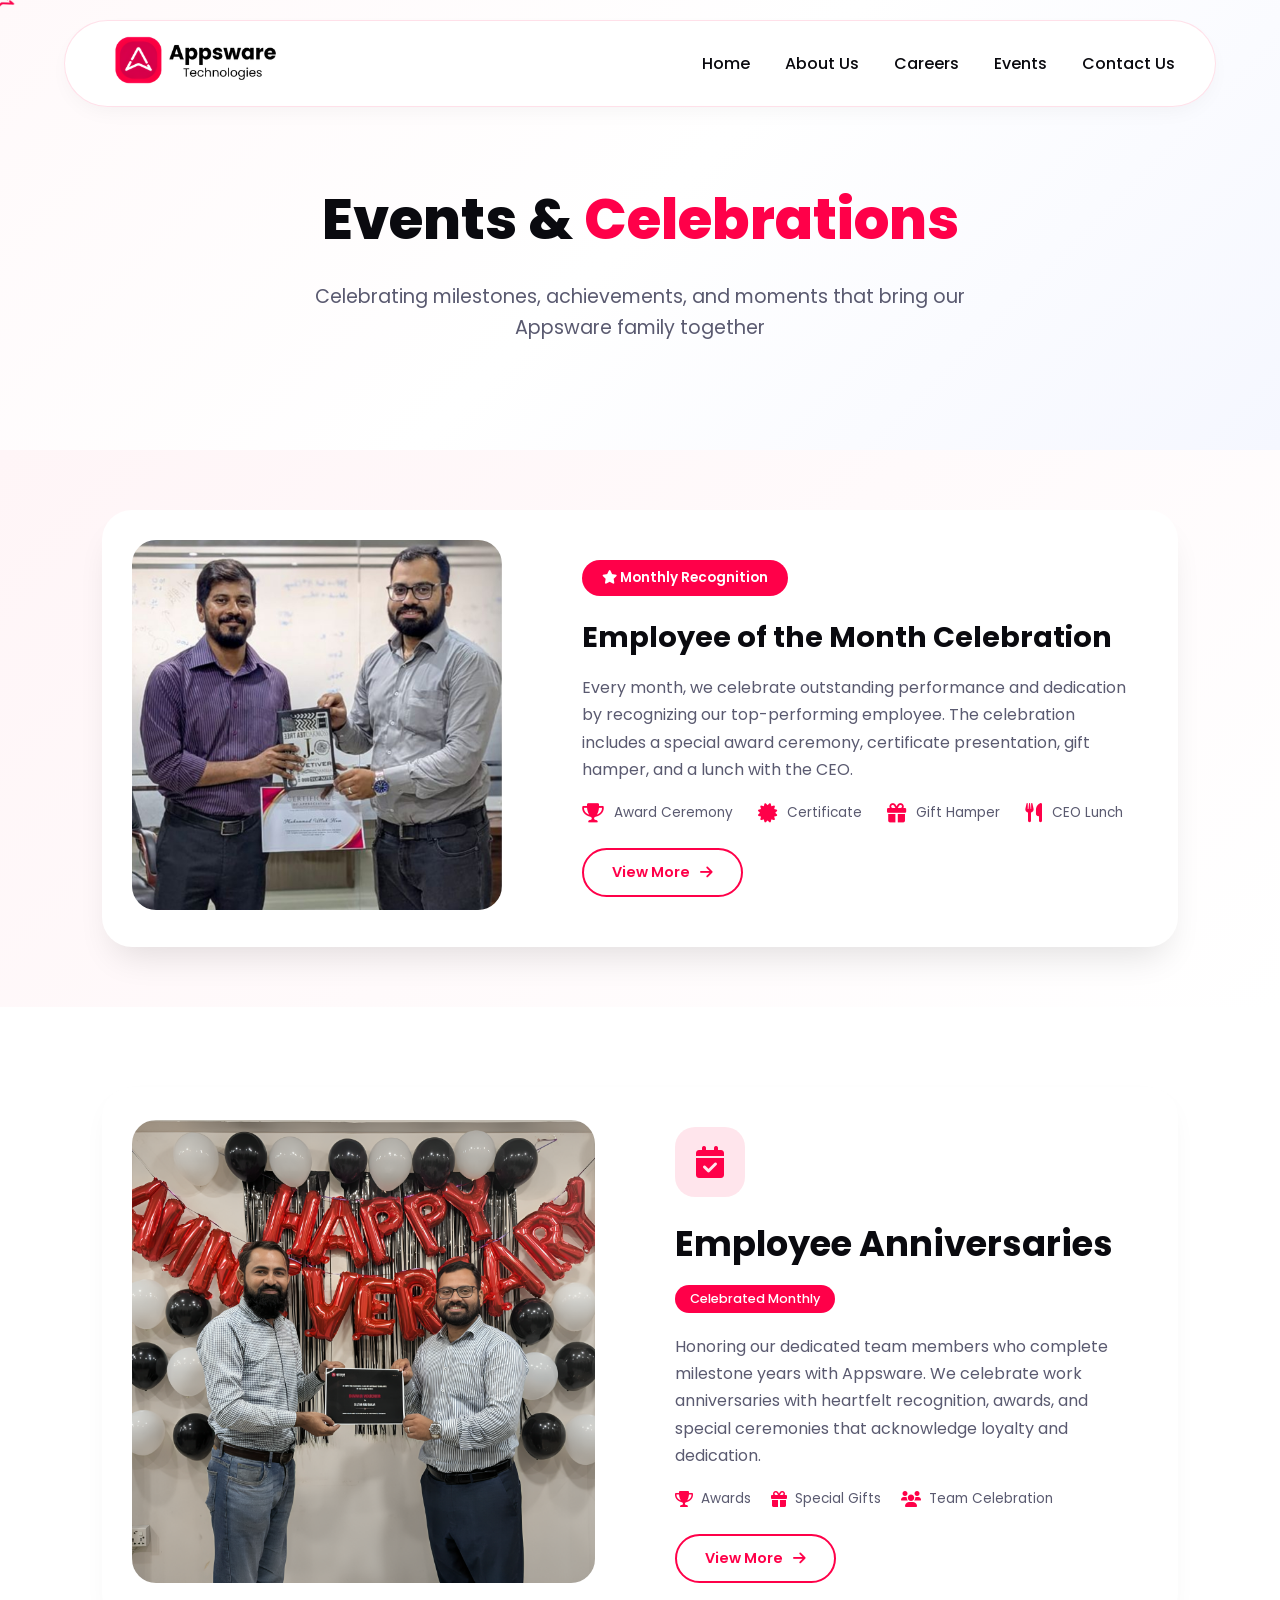
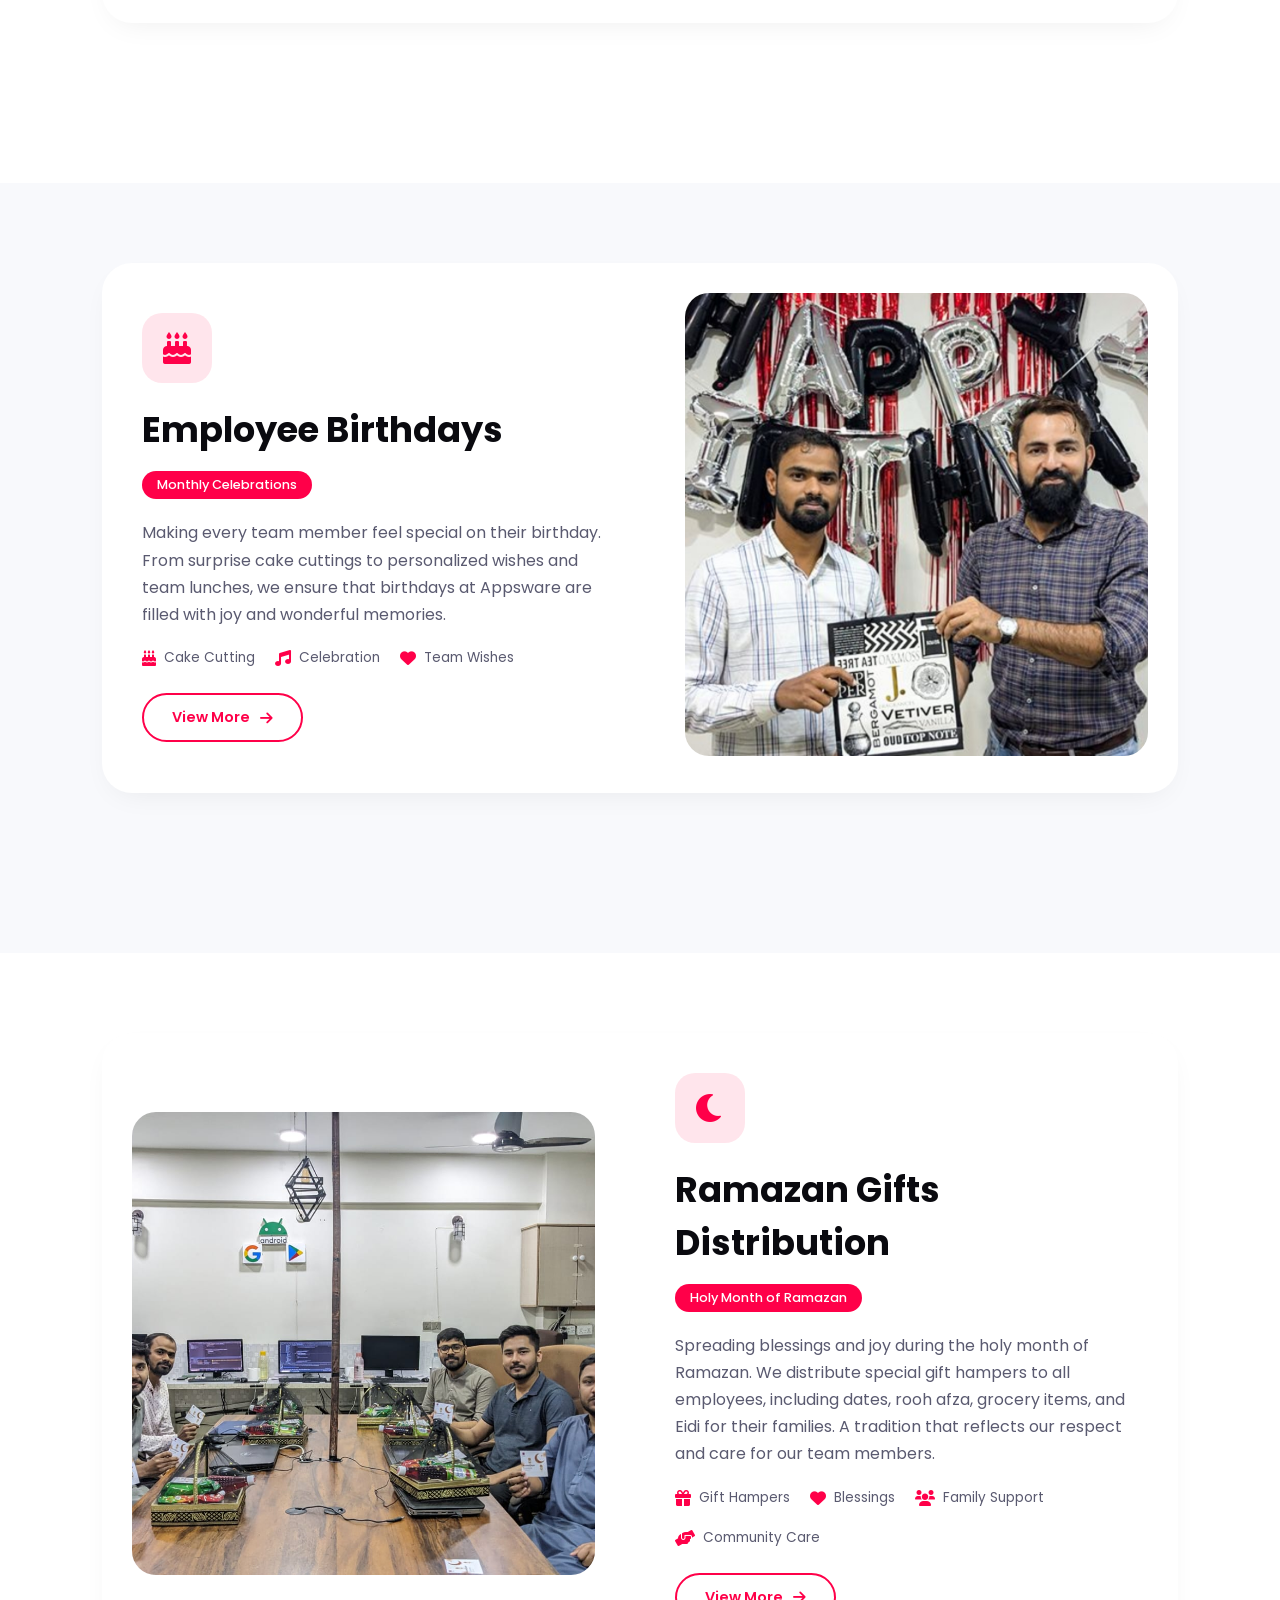
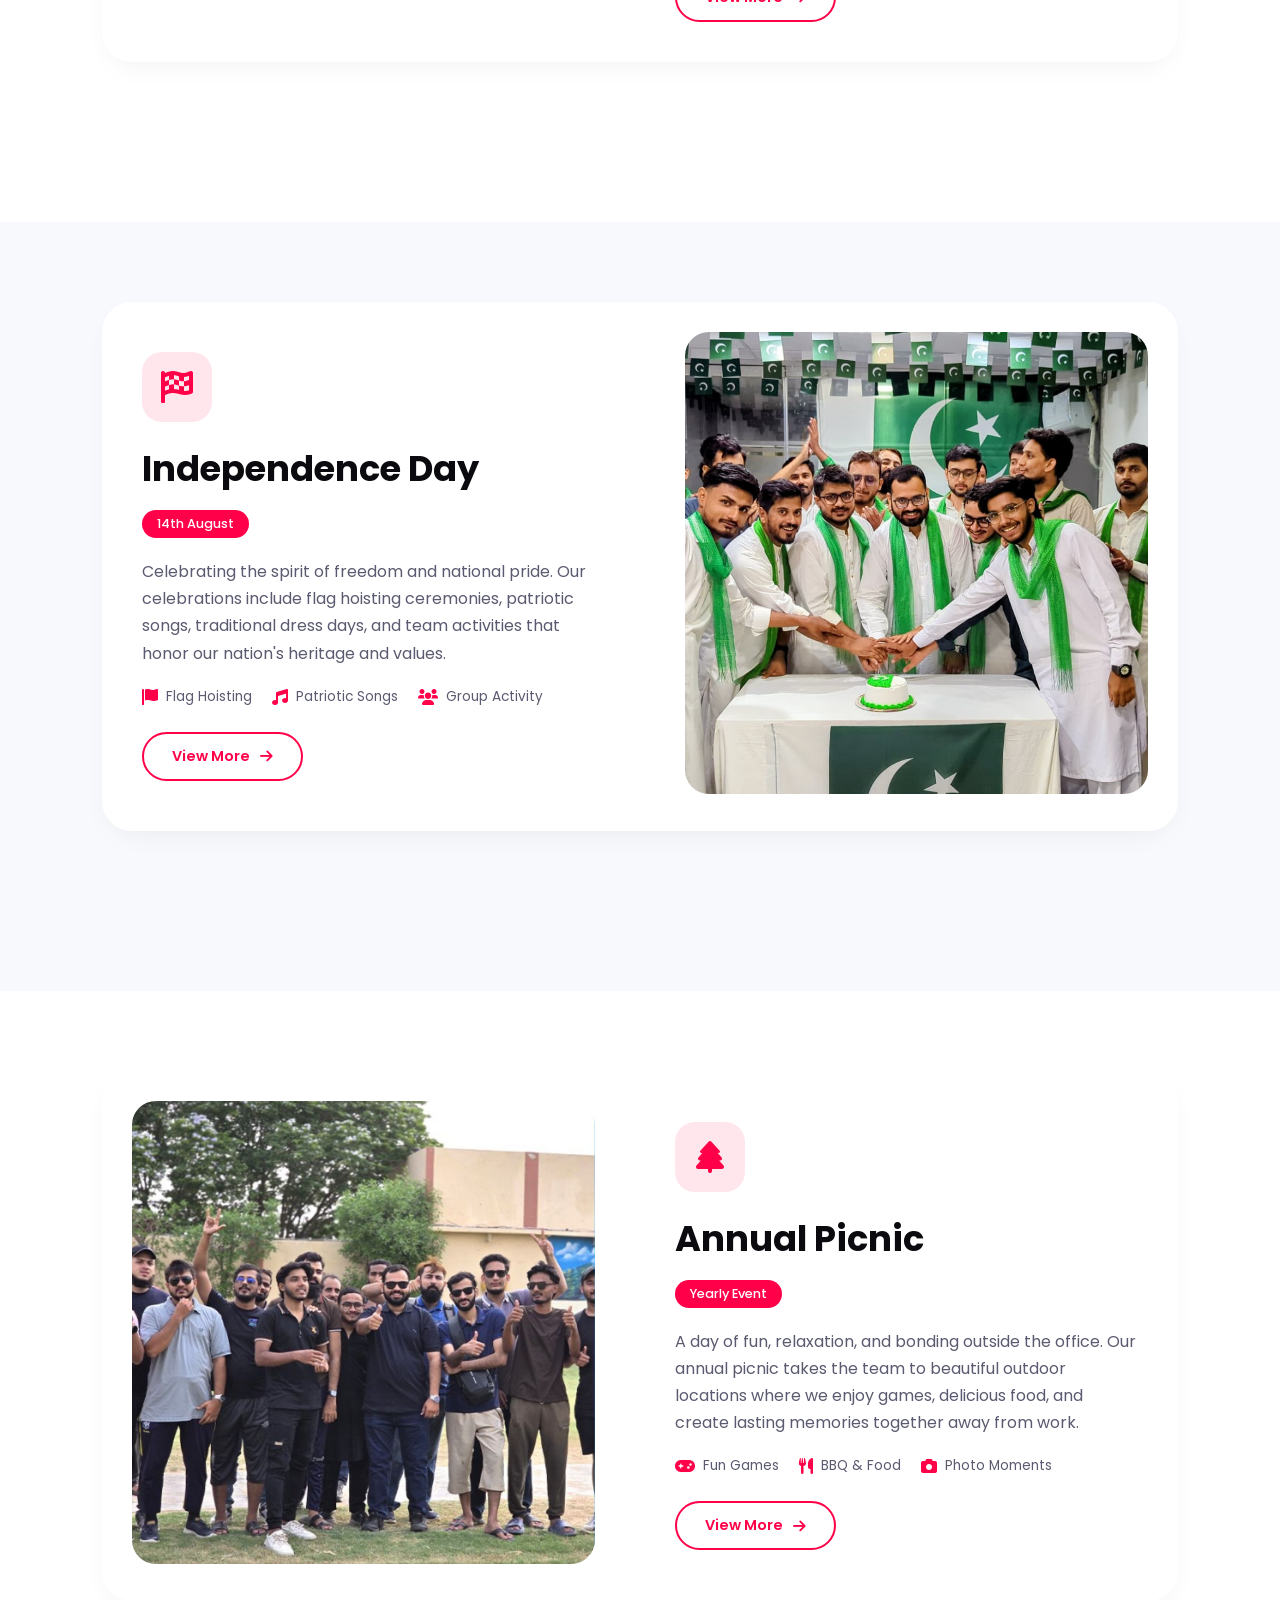
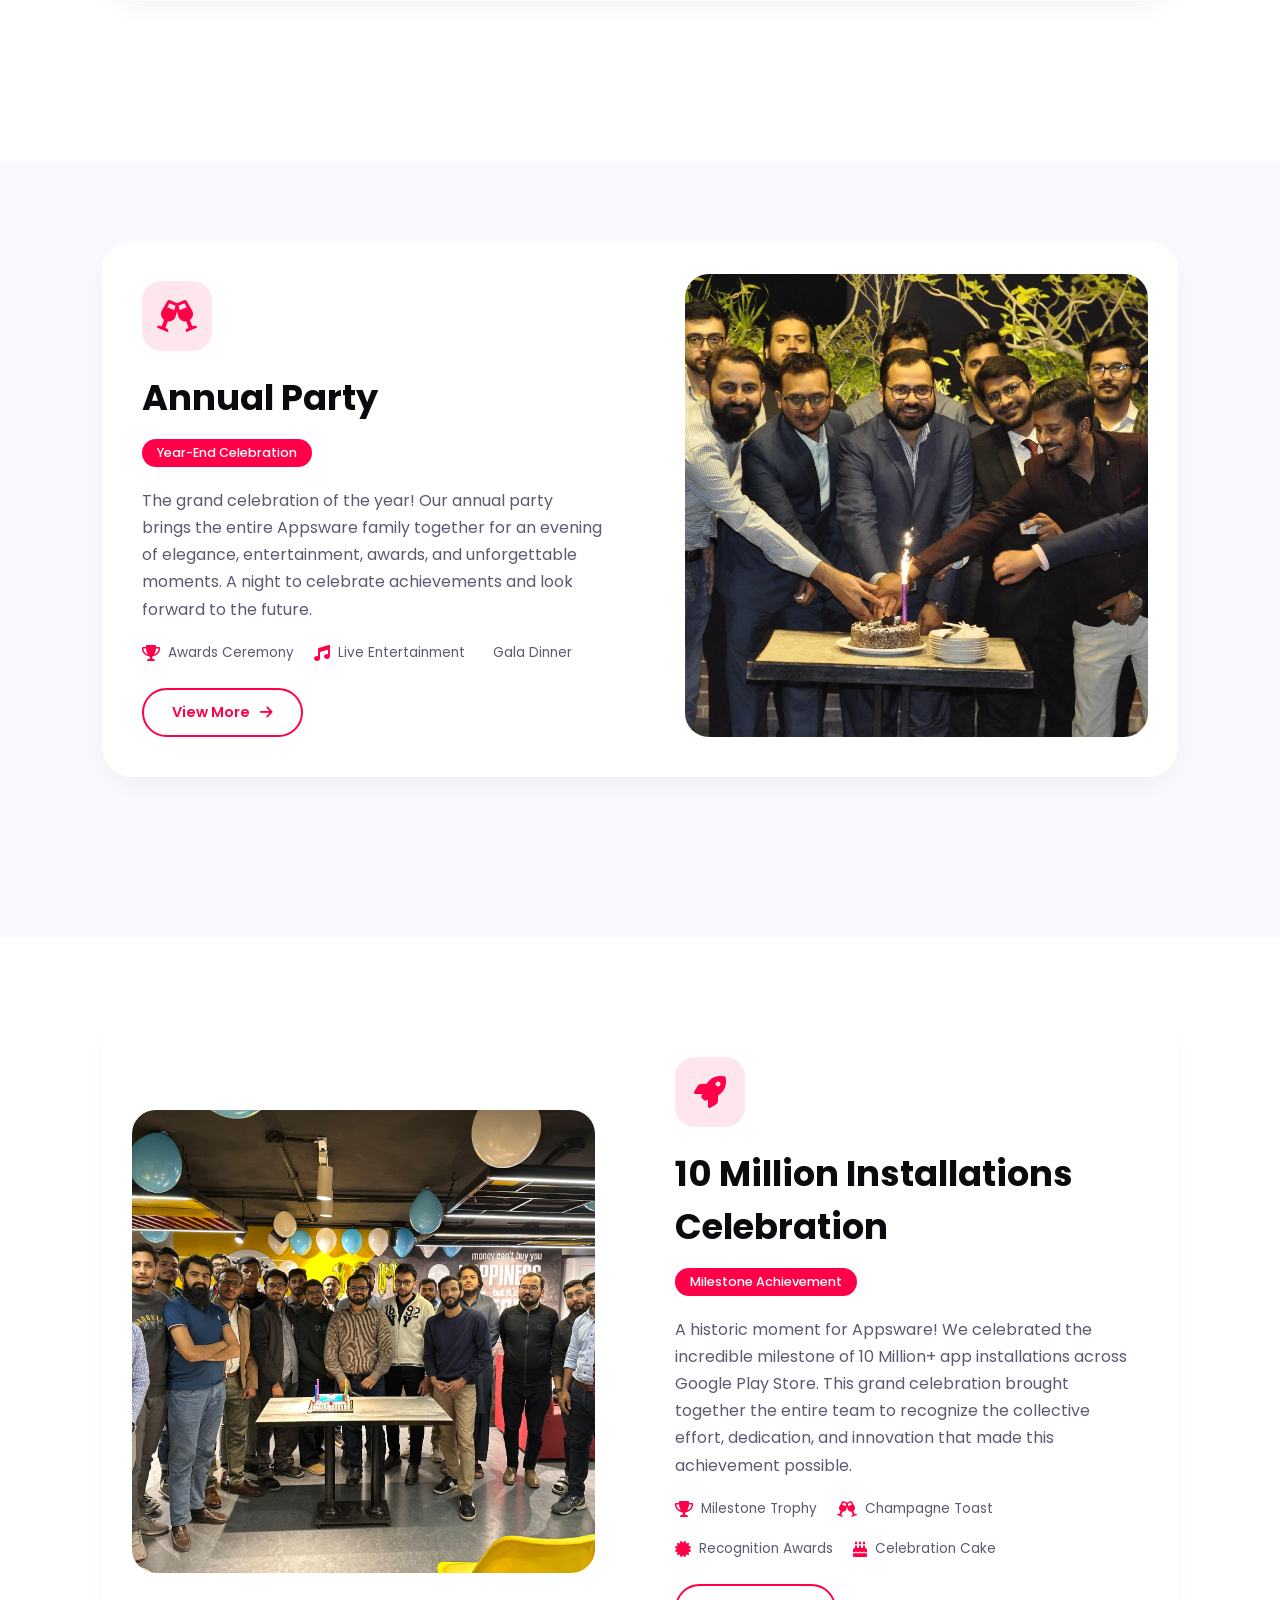
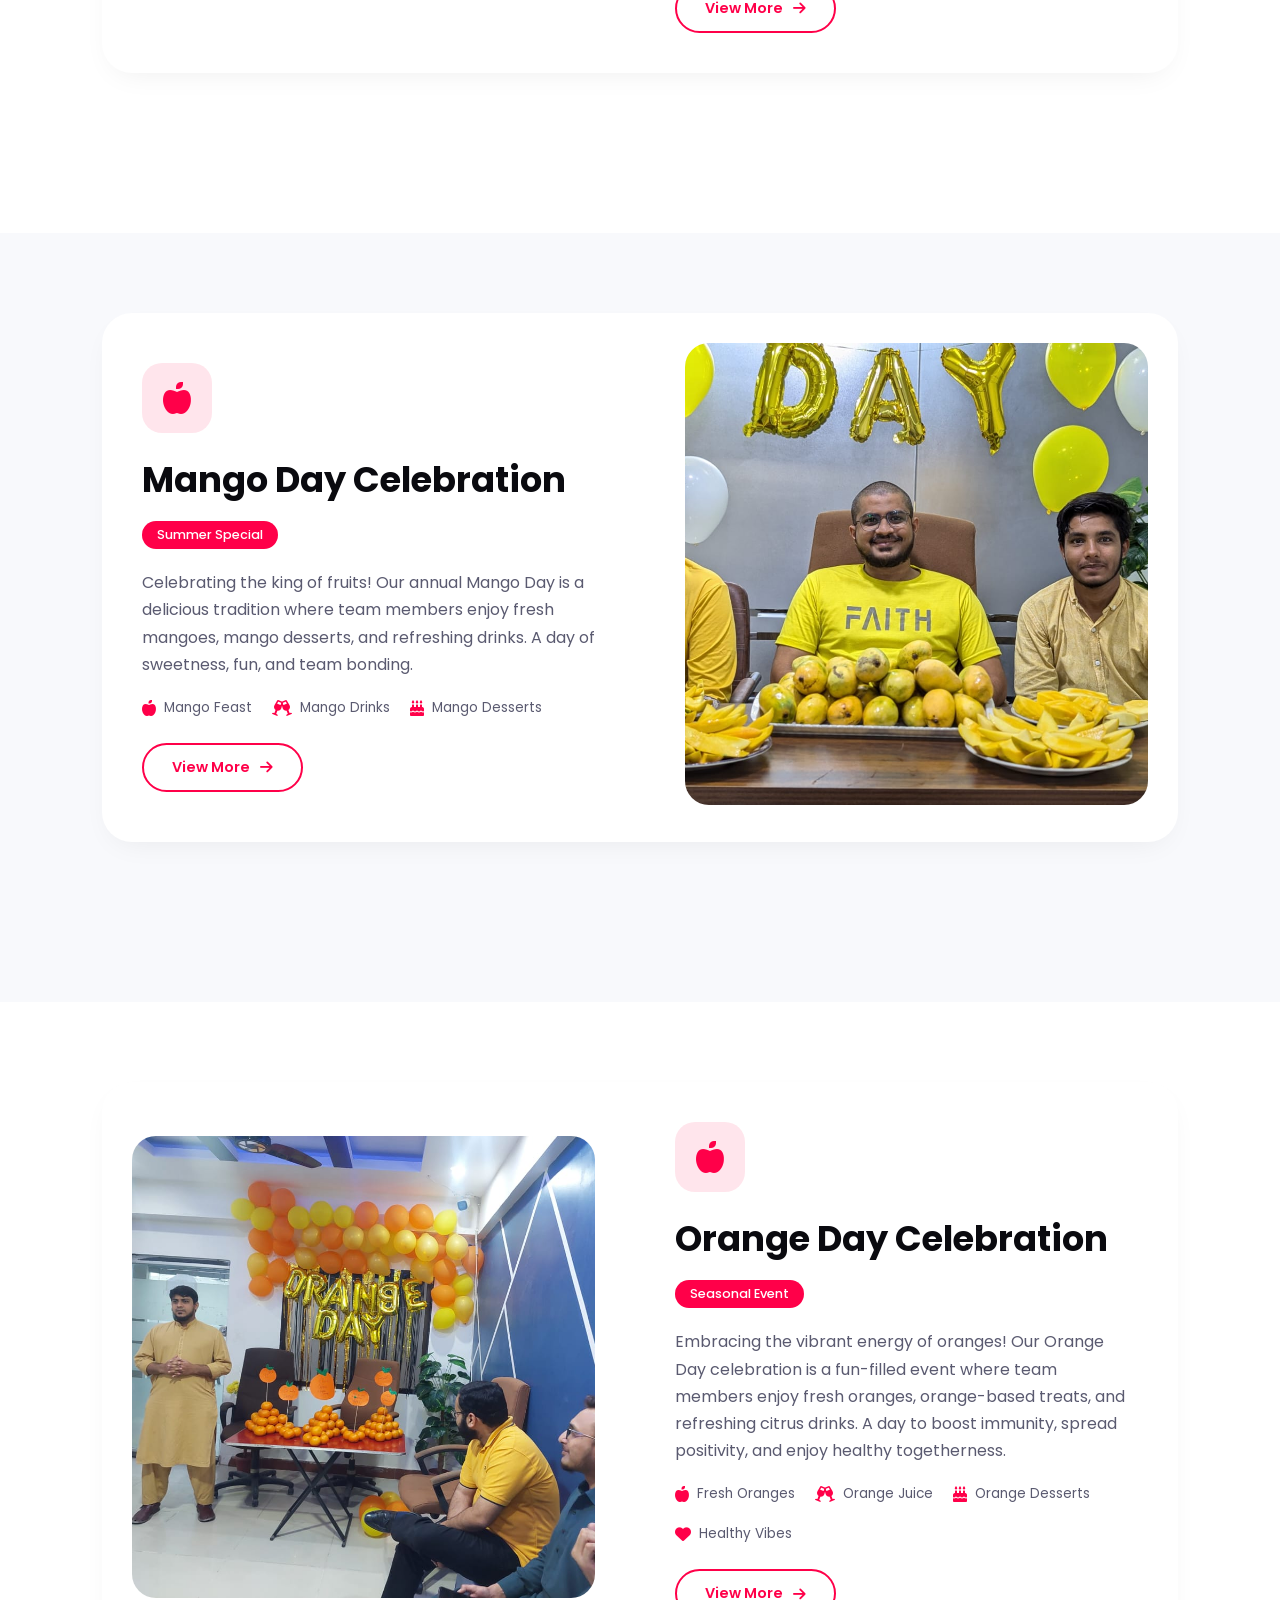
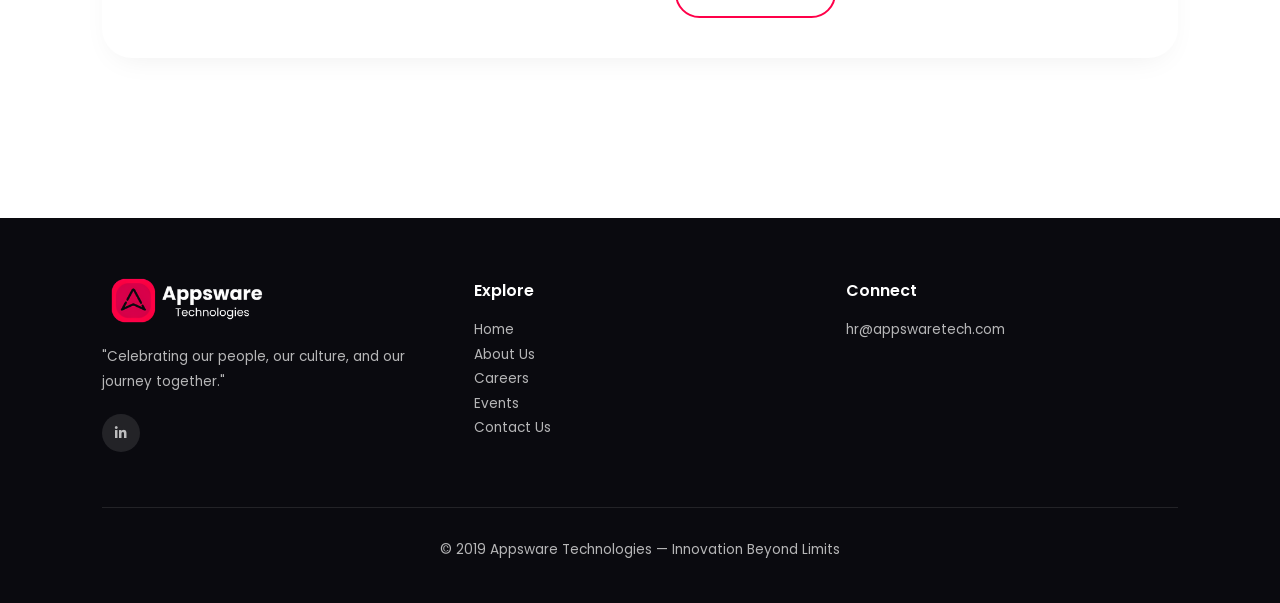
<file: events/index.html>
<!DOCTYPE html>
<html lang="en">
<head>
  <meta charset="UTF-8">
  <meta name="viewport" content="width=device-width, initial-scale=1.0, viewport-fit=cover">
  <title>Appsware Technologies | Events & Celebrations</title>
  
  <!-- ========== FAVICON SETUP - ASSETS FOLDER ========== -->
  <link rel="icon" type="image/png" sizes="32x32" href="/appsware/assets/favicon.png">
  <link rel="icon" type="image/png" sizes="16x16" href="/appsware/assets/favicon.png">
  <link rel="apple-touch-icon" sizes="180x180" href="/appsware/assets/favicon.png">
  <link rel="shortcut icon" type="image/png" href="/appsware/assets/favicon.png">
  
  <!-- Google Fonts - Poppins Primary -->
  <link href="https://fonts.googleapis.com/css2?family=Poppins:wght@300;400;500;600;700;800;900&display=swap" rel="stylesheet">
  
  <!-- Font Awesome 6 -->
  <link rel="stylesheet" href="https://cdnjs.cloudflare.com/ajax/libs/font-awesome/6.0.0-beta3/css/all.min.css">
  
  <style>
    :root {
      --primary: #FF0049;
      --dark: #0A0A0F;
      --gray-bg: #F8F9FC;
      --card-white: #FFFFFF;
      --text-dark: #1A1A2E;
      --text-muted: #5A5A70;
      --shadow-sm: 0 10px 30px -12px rgba(0, 0, 0, 0.08);
      --shadow-md: 0 20px 35px -12px rgba(0, 0, 0, 0.12);
      --shadow-hover: 0 30px 40px -16px rgba(255, 0, 73, 0.15);
      --transition: all 0.35s cubic-bezier(0.2, 0.9, 0.4, 1.1);
    }

    /* Hide default cursor globally on desktop only */
    @media (hover: hover) and (pointer: fine) and (min-width: 1025px) {
      body, a, button {
        cursor: none !important;
      }
    }

    /* Custom Cursor Styling */
    .appsware-cursor {
      width: 32px;
      height: 32px;
      background-image: url('/appsware/assets/cursor.jpg');
      background-size: contain;
      background-repeat: no-repeat;
      position: fixed;
      pointer-events: none;
      z-index: 9999;
      transform: translate(-50%, -50%);
      transition: transform 0.1s ease-out;
    }

    .appsware-cursor.clicking {
      transform: translate(-50%, -50%) scale(0.8);
    }

    * {
      margin: 0;
      padding: 0;
      box-sizing: border-box;
    }

    body {
      font-family: 'Poppins', sans-serif;
      background: #FFFFFF;
      color: var(--text-dark);
      overflow-x: hidden;
      scroll-behavior: smooth;
    }

    h1, h2, h3, h4, h5, h6, p, a, span, div, button, li, .footer p, .footer a, .page-header p {
      font-family: 'Poppins', sans-serif;
    }

    /* ========== NAVBAR - SCALES FOR ALL DISPLAY SIZES ========== */
    .navbar {
      position: fixed;
      top: 20px;
      left: 50%;
      transform: translateX(-50%);
      width: 90%;
      max-width: 1400px;
      display: flex;
      justify-content: space-between;
      align-items: center;
      padding: 15px 40px;
      background: rgba(255, 255, 255, 0.96);
      backdrop-filter: blur(12px);
      border-radius: 80px;
      box-shadow: 0 8px 25px -8px rgba(0, 0, 0, 0.06);
      z-index: 1000;
      border: 1px solid rgba(255, 0, 73, 0.12);
      transition: var(--transition);
    }

    .navbar.scrolled {
      top: 0;
      width: 100%;
      max-width: 100%;
      border-radius: 0px;
      padding: 12px 5%;
      background: rgba(255, 255, 255, 0.98);
      box-shadow: 0 5px 20px rgba(0, 0, 0, 0.08);
    }

    .logo-link {
      display: flex;
      align-items: center;
      text-decoration: none;
      flex-shrink: 0;
    }

    .logo img {
      height: 48px;
      width: auto;
      object-fit: contain;
    }

    .nav-links {
      display: flex;
      gap: 35px;
      align-items: center;
    }

    .nav-links a {
      text-decoration: none;
      color: var(--dark);
      font-weight: 500;
      font-size: 1rem;
      transition: var(--transition);
      position: relative;
      white-space: nowrap;
    }

    .nav-links a::after {
      content: '';
      position: absolute;
      bottom: -6px;
      left: 0;
      width: 0;
      height: 2px;
      background: var(--primary);
      transition: width 0.3s ease;
    }

    .nav-links a:hover {
      color: var(--primary);
    }

    .nav-links a:hover::after {
      width: 100%;
    }

    .hamburger {
      display: none;
      flex-direction: column;
      cursor: pointer;
      gap: 6px;
      z-index: 1001;
      flex-shrink: 0;
    }

    .hamburger span {
      width: 28px;
      height: 3px;
      background: var(--dark);
      transition: var(--transition);
      border-radius: 3px;
    }

    .hamburger.active span:nth-child(1) {
      transform: rotate(45deg) translate(5px, 5px);
    }

    .hamburger.active span:nth-child(2) {
      opacity: 0;
    }

    .hamburger.active span:nth-child(3) {
      transform: rotate(-45deg) translate(7px, -6px);
    }

    .mobile-nav {
      position: fixed;
      top: 0;
      right: -100%;
      width: 70%;
      max-width: 280px;
      height: 100vh;
      background: white;
      box-shadow: -5px 0 30px rgba(0, 0, 0, 0.1);
      z-index: 999;
      padding: 100px 30px 30px;
      transition: right 0.4s ease;
      display: flex;
      flex-direction: column;
      gap: 20px;
    }

    .mobile-nav.active {
      right: 0;
    }

    .mobile-nav a {
      text-decoration: none;
      color: var(--dark);
      font-size: 1.1rem;
      font-weight: 500;
      padding: 10px 0;
      transition: var(--transition);
      border-bottom: 1px solid rgba(0, 0, 0, 0.05);
    }

    .mobile-nav a:hover {
      color: var(--primary);
      padding-left: 10px;
    }

    .overlay {
      position: fixed;
      top: 0;
      left: 0;
      width: 100%;
      height: 100%;
      background: rgba(0, 0, 0, 0.5);
      z-index: 998;
      opacity: 0;
      visibility: hidden;
      transition: var(--transition);
    }

    .overlay.active {
      opacity: 1;
      visibility: visible;
    }

    /* NAVBAR SCALING FOR ALL SCREEN SIZES */
    
    /* 4K+ Screens (36 inch and above) */
    @media (min-width: 2560px) {
      .navbar {
        max-width: 2200px;
        padding: 28px 70px;
        border-radius: 100px;
        top: 30px;
      }
      .navbar.scrolled {
        padding: 20px 5%;
      }
      .logo img {
        height: 75px;
      }
      .nav-links {
        gap: 65px;
      }
      .nav-links a {
        font-size: 1.5rem;
      }
    }

    /* Large Desktop (27-36 inch) */
    @media (min-width: 1920px) and (max-width: 2559px) {
      .navbar {
        max-width: 1900px;
        padding: 24px 60px;
        border-radius: 95px;
        top: 28px;
      }
      .navbar.scrolled {
        padding: 18px 5%;
      }
      .logo img {
        height: 65px;
      }
      .nav-links {
        gap: 55px;
      }
      .nav-links a {
        font-size: 1.3rem;
      }
    }

    /* Desktop (20-27 inch) */
    @media (min-width: 1600px) and (max-width: 1919px) {
      .navbar {
        max-width: 1700px;
        padding: 20px 50px;
        border-radius: 90px;
        top: 25px;
      }
      .navbar.scrolled {
        padding: 16px 5%;
      }
      .logo img {
        height: 58px;
      }
      .nav-links {
        gap: 45px;
      }
      .nav-links a {
        font-size: 1.2rem;
      }
    }

    /* Standard Desktop/Laptop (15-20 inch) */
    @media (min-width: 1200px) and (max-width: 1599px) {
      .navbar {
        max-width: 1400px;
        padding: 15px 40px;
        border-radius: 80px;
        top: 20px;
      }
      .navbar.scrolled {
        padding: 12px 5%;
      }
      .logo img {
        height: 48px;
      }
      .nav-links {
        gap: 35px;
      }
      .nav-links a {
        font-size: 1rem;
      }
    }

    /* Small Desktop/Laptop (13-15 inch) */
    @media (min-width: 993px) and (max-width: 1199px) {
      .navbar {
        width: 93%;
        max-width: 1100px;
        padding: 13px 32px;
        border-radius: 70px;
        top: 18px;
      }
      .navbar.scrolled {
        padding: 10px 5%;
      }
      .logo img {
        height: 40px;
      }
      .nav-links {
        gap: 25px;
      }
      .nav-links a {
        font-size: 0.95rem;
      }
    }

    /* Tablets */
    @media (max-width: 992px) {
      .navbar {
        width: 95%;
        padding: 14px 28px;
        top: 15px;
        border-radius: 60px;
      }
      .navbar.scrolled {
        border-radius: 0px;
        padding: 12px 5%;
      }
      .nav-links {
        display: none;
      }
      .hamburger {
        display: flex;
      }
      .logo img {
        height: 40px;
      }
    }

    /* Large Phones */
    @media (max-width: 768px) {
      .navbar {
        width: 96%;
        padding: 12px 22px;
        top: 12px;
        border-radius: 50px;
      }
      .navbar.scrolled {
        padding: 10px 5%;
      }
      .logo img {
        height: 36px;
      }
      .hamburger span {
        width: 26px;
        height: 2.5px;
      }
    }

    /* Small Phones */
    @media (max-width: 480px) {
      .navbar {
        width: 97%;
        padding: 10px 18px;
        top: 10px;
        border-radius: 40px;
      }
      .navbar.scrolled {
        padding: 8px 5%;
        border-radius: 0px;
      }
      .logo img {
        height: 30px;
      }
      .hamburger span {
        width: 22px;
        height: 2px;
      }
      .mobile-nav {
        width: 80%;
        max-width: 250px;
        padding: 90px 20px 20px;
      }
      .mobile-nav a {
        font-size: 1rem;
      }
    }

    /* ========== PAGE HEADER ========== */
    .page-header {
      min-height: 50vh;
      display: flex;
      align-items: center;
      justify-content: center;
      text-align: center;
      padding: 150px 8% 80px;
      background: linear-gradient(135deg, #FFF9FA 0%, #FFFFFF 50%, #F5F7FF 100%);
    }

    .page-header h1 {
      font-size: clamp(2rem, 5vw, 3.5rem);
      font-weight: 800;
      color: var(--dark);
      margin-bottom: 20px;
    }

    .page-header h1 span {
      color: var(--primary);
    }

    .page-header p {
      font-size: clamp(1rem, 2.5vw, 1.2rem);
      color: var(--text-muted);
      max-width: 700px;
      margin: 0 auto;
      line-height: 1.6;
    }

    @media (max-width: 992px) {
      .page-header {
        padding: 130px 5% 60px;
      }
    }

    @media (max-width: 768px) {
      .page-header {
        padding: 160px 5% 50px;
      }
      .page-header h1 {
        font-size: 1.8rem;
      }
    }

    @media (max-width: 480px) {
      .page-header {
        padding: 180px 5% 40px;
      }
      .page-header h1 {
        font-size: 1.6rem;
      }
    }

    /* ========== EVENTS SECTION ========== */
    .events-section {
      padding: 80px 8%;
    }

    .events-container {
      max-width: 1300px;
      margin: 0 auto;
    }

    .event-card {
      display: flex;
      align-items: center;
      gap: 50px;
      margin-bottom: 80px;
      background: var(--card-white);
      border-radius: 30px;
      box-shadow: var(--shadow-sm);
      transition: var(--transition);
      overflow: hidden;
    }

    .event-card:hover {
      transform: translateY(-5px);
      box-shadow: var(--shadow-hover);
    }

    .event-card.reverse {
      flex-direction: row-reverse;
    }

    .event-image {
      flex: 1;
      min-width: 280px;
      padding: 30px;
    }

    .event-image img {
      width: 100%;
      aspect-ratio: 1 / 1;
      object-fit: cover;
      border-radius: 24px;
      transition: var(--transition);
    }

    .event-card:hover .event-image img {
      transform: scale(1.02);
    }

    .event-content {
      flex: 1;
      padding: 40px 40px 40px 0;
    }

    .event-card.reverse .event-content {
      padding: 40px 0 40px 40px;
    }

    .event-icon {
      width: 70px;
      height: 70px;
      background: rgba(255, 0, 73, 0.1);
      border-radius: 20px;
      display: flex;
      align-items: center;
      justify-content: center;
      margin-bottom: 20px;
    }

    .event-icon i {
      font-size: 2rem;
      color: var(--primary);
    }

    .event-content h2 {
      font-size: clamp(1.6rem, 3vw, 2.2rem);
      font-weight: 700;
      color: var(--dark);
      margin-bottom: 15px;
    }

    .event-date {
      display: inline-block;
      background: var(--primary);
      color: white;
      padding: 5px 15px;
      border-radius: 30px;
      font-size: 0.8rem;
      font-weight: 500;
      margin-bottom: 20px;
    }

    .event-content p {
      color: var(--text-muted);
      line-height: 1.7;
      font-size: 1rem;
      margin-bottom: 20px;
    }

    .event-highlight {
      display: flex;
      gap: 20px;
      margin-top: 20px;
      margin-bottom: 25px;
      flex-wrap: wrap;
    }

    .highlight-item {
      display: flex;
      align-items: center;
      gap: 8px;
    }

    .highlight-item i {
      color: var(--primary);
      font-size: 1rem;
    }

    .highlight-item span {
      font-size: 0.85rem;
      color: var(--text-muted);
    }

    /* View More Button */
    .view-more-btn {
      display: inline-flex;
      align-items: center;
      gap: 10px;
      background: transparent;
      border: 2px solid var(--primary);
      color: var(--primary);
      padding: 12px 28px;
      border-radius: 40px;
      font-size: 0.9rem;
      font-weight: 600;
      text-decoration: none;
      transition: var(--transition);
      width: fit-content;
    }

    .view-more-btn:hover {
      background: var(--primary);
      color: white;
      transform: translateX(5px);
    }

    .view-more-btn i {
      transition: var(--transition);
    }

    .view-more-btn:hover i {
      transform: translateX(5px);
    }

    /* Employee of the Month */
    .employee-month {
      background: linear-gradient(135deg, #fff5f7 0%, #ffffff 100%);
      padding: 60px 8%;
    }

    .employee-month-container {
      max-width: 1200px;
      margin: 0 auto;
    }

    .employee-card {
      display: flex;
      align-items: center;
      gap: 50px;
      background: var(--card-white);
      border-radius: 30px;
      box-shadow: var(--shadow-md);
      transition: var(--transition);
      overflow: hidden;
    }

    .employee-card:hover {
      transform: translateY(-5px);
      box-shadow: var(--shadow-hover);
    }

    .employee-image {
      flex: 1;
      min-width: 280px;
      padding: 30px;
    }

    .employee-image img {
      width: 100%;
      aspect-ratio: 1 / 1;
      object-fit: cover;
      border-radius: 24px;
      transition: var(--transition);
    }

    .employee-card:hover .employee-image img {
      transform: scale(1.02);
    }

    .employee-info {
      flex: 1.5;
      padding: 40px 40px 40px 0;
    }

    .employee-badge {
      display: inline-block;
      background: var(--primary);
      color: white;
      padding: 8px 20px;
      border-radius: 40px;
      font-size: 0.85rem;
      font-weight: 600;
      margin-bottom: 20px;
    }

    .employee-info h3 {
      font-size: 1.8rem;
      font-weight: 700;
      color: var(--dark);
      margin-bottom: 15px;
    }

    .employee-info p {
      color: var(--text-muted);
      line-height: 1.7;
      margin-bottom: 20px;
    }

    .employee-achievements {
      display: flex;
      gap: 25px;
      flex-wrap: wrap;
      margin-bottom: 25px;
    }

    .achievement {
      display: flex;
      align-items: center;
      gap: 10px;
    }

    .achievement i {
      font-size: 1.2rem;
      color: var(--primary);
    }

    .achievement span {
      font-size: 0.85rem;
      color: var(--text-muted);
    }

    @media (max-width: 992px) {
      .events-section {
        padding: 60px 5%;
      }
      .employee-month {
        padding: 50px 5%;
      }
      .event-card, .event-card.reverse, .employee-card {
        flex-direction: column;
        gap: 0;
        margin-bottom: 50px;
      }
      .event-image, .employee-image {
        width: 100%;
        padding: 25px;
      }
      .event-content, .employee-info {
        padding: 0 25px 25px 25px;
        text-align: center;
      }
      .event-card.reverse .event-content {
        padding: 0 25px 25px 25px;
      }
      .event-icon {
        margin: 0 auto 20px;
      }
      .event-highlight, .employee-achievements {
        justify-content: center;
      }
      .employee-badge {
        margin: 0 auto 20px;
      }
      .view-more-btn {
        margin: 0 auto;
      }
    }

    @media (max-width: 768px) {
      .event-content h2, .employee-info h3 {
        font-size: 1.4rem;
      }
      .event-image, .employee-image {
        padding: 20px;
      }
      .event-content, .employee-info {
        padding: 0 20px 20px 20px;
      }
    }

    @media (max-width: 480px) {
      .event-content h2, .employee-info h3 {
        font-size: 1.2rem;
      }
      .event-highlight {
        flex-direction: column;
        align-items: center;
        gap: 10px;
      }
      .employee-achievements {
        flex-direction: column;
        align-items: center;
        gap: 10px;
      }
      .event-image, .employee-image {
        padding: 15px;
      }
      .view-more-btn {
        padding: 10px 20px;
        font-size: 0.8rem;
      }
    }

    /* ========== FOOTER ========== */
    .footer {
      background: var(--dark);
      color: #FFFFFF;
      padding: 60px 8% 40px;
      display: flex;
      justify-content: space-between;
      flex-wrap: wrap;
      gap: 40px;
    }

    .footer-col {
      flex: 1;
      min-width: 160px;
    }

    .footer-logo img {
      height: 45px;
      width: auto;
      margin-bottom: 15px;
    }

    .footer-logo p {
      color: rgba(255, 255, 255, 0.7);
      font-size: 0.85rem;
      line-height: 1.6;
      margin-bottom: 20px;
    }

    .social-links {
      display: flex;
      gap: 12px;
      margin-top: 20px;
    }

    .social-links a {
      display: flex;
      align-items: center;
      justify-content: center;
      width: 38px;
      height: 38px;
      background: rgba(255, 255, 255, 0.1);
      border-radius: 50%;
      color: white;
      font-size: 1.1rem;
      transition: var(--transition);
    }

    .social-links a:hover {
      background: var(--primary);
      transform: translateY(-3px);
    }

    .footer h4 {
      font-size: 1rem;
      margin-bottom: 15px;
      font-weight: 600;
      color: white;
    }

    .footer p, .footer a {
      color: rgba(255, 255, 255, 0.7);
      text-decoration: none;
      font-size: 0.85rem;
      line-height: 1.8;
      transition: var(--transition);
    }

    .footer a:hover {
      color: var(--primary);
      padding-left: 5px;
    }

    .footer-bottom {
      text-align: center;
      padding-top: 30px;
      margin-top: 15px;
      border-top: 1px solid rgba(255, 255, 255, 0.1);
      font-size: 0.8rem;
      color: rgba(255, 255, 255, 0.5);
      width: 100%;
    }

    @media (max-width: 992px) {
      .footer {
        flex-direction: column;
        text-align: center;
        padding: 40px 5% 30px;
      }
      .social-links {
        justify-content: center;
      }
    }

    /* Animation Classes */
    .fade-up {
      opacity: 0;
      transform: translateY(30px);
      transition: opacity 0.6s ease, transform 0.6s ease;
    }

    .fade-up.visible {
      opacity: 1;
      transform: translateY(0);
    }
  </style>
</head>
<body>

  <div class="appsware-cursor" style="display: none;"></div>

  <nav class="navbar">
    <a href="/" class="logo-link">
      <div class="logo">
        <img src="/appsware/assets/Appsware Technologies.jpg" alt="Appsware Logo">
      </div>
    </a>
    <div class="nav-links">
      <a href="/">Home</a>
      <a href="/about-us">About Us</a>
      <a href="/careers">Careers</a>
      <a href="/events">Events</a>
      <a href="/contact-us">Contact Us</a>
    </div>
    <div class="hamburger" id="hamburger">
      <span></span>
      <span></span>
      <span></span>
    </div>
  </nav>

  <div class="mobile-nav" id="mobileNav">
    <a href="/">Home</a>
    <a href="/about-us">About Us</a>
    <a href="/careers">Careers</a>
    <a href="/events">Events</a>
    <a href="/contact-us">Contact Us</a>
  </div>
  <div class="overlay" id="overlay"></div>

  <section class="page-header fade-up">
    <div>
      <h1>Events & <span>Celebrations</span></h1>
      <p>Celebrating milestones, achievements, and moments that bring our Appsware family together</p>
    </div>
  </section>

  <!-- EMPLOYEE OF THE MONTH -->
  <section class="employee-month fade-up">
    <div class="employee-month-container">
      <div class="employee-card">
        <div class="employee-image">
          <img src="/appsware/assets/employee-month.jpg" alt="Employee of the Month">
        </div>
        <div class="employee-info">
          <div class="employee-badge"><i class="fas fa-star"></i> Monthly Recognition</div>
          <h3>Employee of the Month Celebration</h3>
          <p>Every month, we celebrate outstanding performance and dedication by recognizing our top-performing employee. The celebration includes a special award ceremony, certificate presentation, gift hamper, and a lunch with the CEO.</p>
          <div class="employee-achievements">
            <div class="achievement"><i class="fas fa-trophy"></i><span>Award Ceremony</span></div>
            <div class="achievement"><i class="fas fa-certificate"></i><span>Certificate</span></div>
            <div class="achievement"><i class="fas fa-gift"></i><span>Gift Hamper</span></div>
            <div class="achievement"><i class="fas fa-utensils"></i><span>CEO Lunch</span></div>
          </div>
          <a href="https://www.linkedin.com/company/appswaretechnologies/?viewAsMember=true" target="_blank" class="view-more-btn">View More <i class="fas fa-arrow-right"></i></a>
        </div>
      </div>
    </div>
  </section>

  <!-- EMPLOYEE ANNIVERSARIES -->
  <section class="events-section fade-up">
    <div class="events-container">
      <div class="event-card">
        <div class="event-image">
          <img src="/appsware/assets/anniversary-image.png" alt="Anniversaries">
        </div>
        <div class="event-content">
          <div class="event-icon"><i class="fas fa-calendar-check"></i></div>
          <h2>Employee Anniversaries</h2>
          <div class="event-date">Celebrated Monthly</div>
          <p>Honoring our dedicated team members who complete milestone years with Appsware. We celebrate work anniversaries with heartfelt recognition, awards, and special ceremonies that acknowledge loyalty and dedication.</p>
          <div class="event-highlight">
            <div class="highlight-item"><i class="fas fa-trophy"></i><span>Awards</span></div>
            <div class="highlight-item"><i class="fas fa-gift"></i><span>Special Gifts</span></div>
            <div class="highlight-item"><i class="fas fa-users"></i><span>Team Celebration</span></div>
          </div>
          <a href="https://www.linkedin.com/company/appswaretechnologies/?viewAsMember=true" target="_blank" class="view-more-btn">View More <i class="fas fa-arrow-right"></i></a>
        </div>
      </div>
    </div>
  </section>

  <!-- BIRTHDAYS -->
  <section class="events-section fade-up" style="background: var(--gray-bg);">
    <div class="events-container">
      <div class="event-card reverse">
        <div class="event-image">
          <img src="/appsware/assets/bithday-image.jpg" alt="Birthdays">
        </div>
        <div class="event-content">
          <div class="event-icon"><i class="fas fa-birthday-cake"></i></div>
          <h2>Employee Birthdays</h2>
          <div class="event-date">Monthly Celebrations</div>
          <p>Making every team member feel special on their birthday. From surprise cake cuttings to personalized wishes and team lunches, we ensure that birthdays at Appsware are filled with joy and wonderful memories.</p>
          <div class="event-highlight">
            <div class="highlight-item"><i class="fas fa-cake"></i><span>Cake Cutting</span></div>
            <div class="highlight-item"><i class="fas fa-music"></i><span>Celebration</span></div>
            <div class="highlight-item"><i class="fas fa-heart"></i><span>Team Wishes</span></div>
          </div>
          <a href="https://www.linkedin.com/company/appswaretechnologies/?viewAsMember=true" target="_blank" class="view-more-btn">View More <i class="fas fa-arrow-right"></i></a>
        </div>
      </div>
    </div>
  </section>

  <!-- RAMAZAN GIFTS DISTRIBUTION -->
  <section class="events-section fade-up">
    <div class="events-container">
      <div class="event-card">
        <div class="event-image">
          <img src="/appsware/assets/ramazan-gifts.jpg" alt="Ramazan Gifts">
        </div>
        <div class="event-content">
          <div class="event-icon"><i class="fas fa-moon"></i></div>
          <h2>Ramazan Gifts Distribution</h2>
          <div class="event-date">Holy Month of Ramazan</div>
          <p>Spreading blessings and joy during the holy month of Ramazan. We distribute special gift hampers to all employees, including dates, rooh afza, grocery items, and Eidi for their families. A tradition that reflects our respect and care for our team members.</p>
          <div class="event-highlight">
            <div class="highlight-item"><i class="fas fa-gift"></i><span>Gift Hampers</span></div>
            <div class="highlight-item"><i class="fas fa-heart"></i><span>Blessings</span></div>
            <div class="highlight-item"><i class="fas fa-users"></i><span>Family Support</span></div>
            <div class="highlight-item"><i class="fas fa-hands-helping"></i><span>Community Care</span></div>
          </div>
          <a href="https://www.linkedin.com/company/appswaretechnologies/?viewAsMember=true" target="_blank" class="view-more-btn">View More <i class="fas fa-arrow-right"></i></a>
        </div>
      </div>
    </div>
  </section>

  <!-- INDEPENDENCE DAY -->
  <section class="events-section fade-up" style="background: var(--gray-bg);">
    <div class="events-container">
      <div class="event-card reverse">
        <div class="event-image">
          <img src="/appsware/assets/independence-image.jpg" alt="Independence Day">
        </div>
        <div class="event-content">
          <div class="event-icon"><i class="fas fa-flag-checkered"></i></div>
          <h2>Independence Day</h2>
          <div class="event-date">14th August</div>
          <p>Celebrating the spirit of freedom and national pride. Our celebrations include flag hoisting ceremonies, patriotic songs, traditional dress days, and team activities that honor our nation's heritage and values.</p>
          <div class="event-highlight">
            <div class="highlight-item"><i class="fas fa-flag"></i><span>Flag Hoisting</span></div>
            <div class="highlight-item"><i class="fas fa-music"></i><span>Patriotic Songs</span></div>
            <div class="highlight-item"><i class="fas fa-users"></i><span>Group Activity</span></div>
          </div>
          <a href="https://www.linkedin.com/company/appswaretechnologies/?viewAsMember=true" target="_blank" class="view-more-btn">View More <i class="fas fa-arrow-right"></i></a>
        </div>
      </div>
    </div>
  </section>

  <!-- ANNUAL PICNIC -->
  <section class="events-section fade-up">
    <div class="events-container">
      <div class="event-card">
        <div class="event-image">
          <img src="/appsware/assets/annual-picnic.jpg" alt="Picnic">
        </div>
        <div class="event-content">
          <div class="event-icon"><i class="fas fa-tree"></i></div>
          <h2>Annual Picnic</h2>
          <div class="event-date">Yearly Event</div>
          <p>A day of fun, relaxation, and bonding outside the office. Our annual picnic takes the team to beautiful outdoor locations where we enjoy games, delicious food, and create lasting memories together away from work.</p>
          <div class="event-highlight">
            <div class="highlight-item"><i class="fas fa-gamepad"></i><span>Fun Games</span></div>
            <div class="highlight-item"><i class="fas fa-utensils"></i><span>BBQ & Food</span></div>
            <div class="highlight-item"><i class="fas fa-camera"></i><span>Photo Moments</span></div>
          </div>
          <a href="https://www.linkedin.com/company/appswaretechnologies/?viewAsMember=true" target="_blank" class="view-more-btn">View More <i class="fas fa-arrow-right"></i></a>
        </div>
      </div>
    </div>
  </section>

  <!-- ANNUAL PARTY -->
  <section class="events-section fade-up" style="background: var(--gray-bg);">
    <div class="events-container">
      <div class="event-card reverse">
        <div class="event-image">
          <img src="/appsware/assets/annual-dinner.jpg" alt="Annual Party">
        </div>
        <div class="event-content">
          <div class="event-icon"><i class="fas fa-glass-cheers"></i></div>
          <h2>Annual Party</h2>
          <div class="event-date">Year-End Celebration</div>
          <p>The grand celebration of the year! Our annual party brings the entire Appsware family together for an evening of elegance, entertainment, awards, and unforgettable moments. A night to celebrate achievements and look forward to the future.</p>
          <div class="event-highlight">
            <div class="highlight-item"><i class="fas fa-trophy"></i><span>Awards Ceremony</span></div>
            <div class="highlight-item"><i class="fas fa-music"></i><span>Live Entertainment</span></div>
            <div class="highlight-item"><i class="fas fa-dinner"></i><span>Gala Dinner</span></div>
          </div>
          <a href="https://www.linkedin.com/company/appswaretechnologies/?viewAsMember=true" target="_blank" class="view-more-btn">View More <i class="fas fa-arrow-right"></i></a>
        </div>
      </div>
    </div>
  </section>

  <!-- 10 MILLION INSTALLATIONS CELEBRATION -->
  <section class="events-section fade-up">
    <div class="events-container">
      <div class="event-card">
        <div class="event-image">
          <img src="/appsware/assets/10M.jpg" alt="10 Million Installations Celebration">
        </div>
        <div class="event-content">
          <div class="event-icon"><i class="fas fa-rocket"></i></div>
          <h2>10 Million Installations Celebration</h2>
          <div class="event-date">Milestone Achievement</div>
          <p>A historic moment for Appsware! We celebrated the incredible milestone of 10 Million+ app installations across Google Play Store. This grand celebration brought together the entire team to recognize the collective effort, dedication, and innovation that made this achievement possible.</p>
          <div class="event-highlight">
            <div class="highlight-item"><i class="fas fa-trophy"></i><span>Milestone Trophy</span></div>
            <div class="highlight-item"><i class="fas fa-champagne-glasses"></i><span>Champagne Toast</span></div>
            <div class="highlight-item"><i class="fas fa-certificate"></i><span>Recognition Awards</span></div>
            <div class="highlight-item"><i class="fas fa-cake"></i><span>Celebration Cake</span></div>
          </div>
          <a href="https://www.linkedin.com/company/appswaretechnologies/?viewAsMember=true" target="_blank" class="view-more-btn">View More <i class="fas fa-arrow-right"></i></a>
        </div>
      </div>
    </div>
  </section>

  <!-- MANGO DAY -->
  <section class="events-section fade-up" style="background: var(--gray-bg);">
    <div class="events-container">
      <div class="event-card reverse">
        <div class="event-image">
          <img src="/appsware/assets/mango-day.jpg" alt="Mango Day">
        </div>
        <div class="event-content">
          <div class="event-icon"><i class="fas fa-apple-alt"></i></div>
          <h2>Mango Day Celebration</h2>
          <div class="event-date">Summer Special</div>
          <p>Celebrating the king of fruits! Our annual Mango Day is a delicious tradition where team members enjoy fresh mangoes, mango desserts, and refreshing drinks. A day of sweetness, fun, and team bonding.</p>
          <div class="event-highlight">
            <div class="highlight-item"><i class="fas fa-apple-alt"></i><span>Mango Feast</span></div>
            <div class="highlight-item"><i class="fas fa-glass-cheers"></i><span>Mango Drinks</span></div>
            <div class="highlight-item"><i class="fas fa-cake"></i><span>Mango Desserts</span></div>
          </div>
          <a href="https://www.linkedin.com/company/appswaretechnologies/?viewAsMember=true" target="_blank" class="view-more-btn">View More <i class="fas fa-arrow-right"></i></a>
        </div>
      </div>
    </div>
  </section>

  <!-- ORANGE DAY CELEBRATION -->
  <section class="events-section fade-up">
    <div class="events-container">
      <div class="event-card">
        <div class="event-image">
          <img src="/appsware/assets/orange-day.jpeg" alt="Orange Day Celebration">
        </div>
        <div class="event-content">
          <div class="event-icon"><i class="fas fa-apple-alt"></i></div>
          <h2>Orange Day Celebration</h2>
          <div class="event-date">Seasonal Event</div>
          <p>Embracing the vibrant energy of oranges! Our Orange Day celebration is a fun-filled event where team members enjoy fresh oranges, orange-based treats, and refreshing citrus drinks. A day to boost immunity, spread positivity, and enjoy healthy togetherness.</p>
          <div class="event-highlight">
            <div class="highlight-item"><i class="fas fa-apple-alt"></i><span>Fresh Oranges</span></div>
            <div class="highlight-item"><i class="fas fa-glass-cheers"></i><span>Orange Juice</span></div>
            <div class="highlight-item"><i class="fas fa-cake"></i><span>Orange Desserts</span></div>
            <div class="highlight-item"><i class="fas fa-heart"></i><span>Healthy Vibes</span></div>
          </div>
          <a href="https://www.linkedin.com/company/appswaretechnologies/?viewAsMember=true" target="_blank" class="view-more-btn">View More <i class="fas fa-arrow-right"></i></a>
        </div>
      </div>
    </div>
  </section>

  <!-- FOOTER -->
  <footer class="footer">
    <div class="footer-col">
      <div class="footer-logo">
        <img src="/appsware/assets/footer logo.png" alt="Appsware Logo">
        <p>"Celebrating our people, our culture, and our journey together."</p>
      </div>
      <div class="social-links">
        <a href="https://www.linkedin.com/company/appswaretechnologies/" target="_blank"><i class="fab fa-linkedin-in"></i></a>
      </div>
    </div>
    <div class="footer-col">
      <h4>Explore</h4>
      <p><a href="/">Home</a></p>
      <p><a href="/about-us">About Us</a></p>
      <p><a href="/careers">Careers</a></p>
      <p><a href="/events">Events</a></p>
      <p><a href="/contact-us">Contact Us</a></p>
    </div>
    <div class="footer-col">
      <h4>Connect</h4>
      <p>hr@appswaretech.com</p>
    </div>
    <div class="footer-bottom">
      <p>© 2019 Appsware Technologies — Innovation Beyond Limits</p>
    </div>
  </footer>

  <script>
    // Show/hide custom cursor based on device
    const cursor = document.querySelector('.appsware-cursor');
    if (window.matchMedia('(hover: hover) and (pointer: fine)').matches && window.innerWidth > 992) {
      if (cursor) cursor.style.display = 'block';
    } else {
      if (cursor) cursor.style.display = 'none';
    }

    window.addEventListener('scroll', function() {
      const navbar = document.querySelector('.navbar');
      if (window.scrollY > 50) navbar.classList.add('scrolled');
      else navbar.classList.remove('scrolled');
    });

    const hamburger = document.getElementById('hamburger');
    const mobileNav = document.getElementById('mobileNav');
    const overlay = document.getElementById('overlay');

    function toggleMenu() {
      hamburger.classList.toggle('active');
      mobileNav.classList.toggle('active');
      overlay.classList.toggle('active');
      document.body.style.overflow = mobileNav.classList.contains('active') ? 'hidden' : '';
    }

    hamburger.addEventListener('click', toggleMenu);
    overlay.addEventListener('click', toggleMenu);
    document.querySelectorAll('.mobile-nav a').forEach(link => link.addEventListener('click', toggleMenu));

    // Fade-up animation
    const fadeElements = document.querySelectorAll('.fade-up');
    const fadeObserver = new IntersectionObserver((entries) => {
      entries.forEach(entry => {
        if (entry.isIntersecting) entry.target.classList.add('visible');
      });
    }, { threshold: 0.1, rootMargin: '0px 0px -50px 0px' });
    fadeElements.forEach(element => fadeObserver.observe(element));

    // Custom Cursor Movement
    if (window.matchMedia('(hover: hover) and (pointer: fine)').matches && window.innerWidth > 992 && cursor) {
      document.addEventListener('mousemove', (e) => {
        cursor.style.left = e.clientX + 'px';
        cursor.style.top = e.clientY + 'px';
      });
      document.addEventListener('mousedown', () => cursor.classList.add('clicking'));
      document.addEventListener('mouseup', () => cursor.classList.remove('clicking'));
    }
  </script>
</body>
</html>
</file>
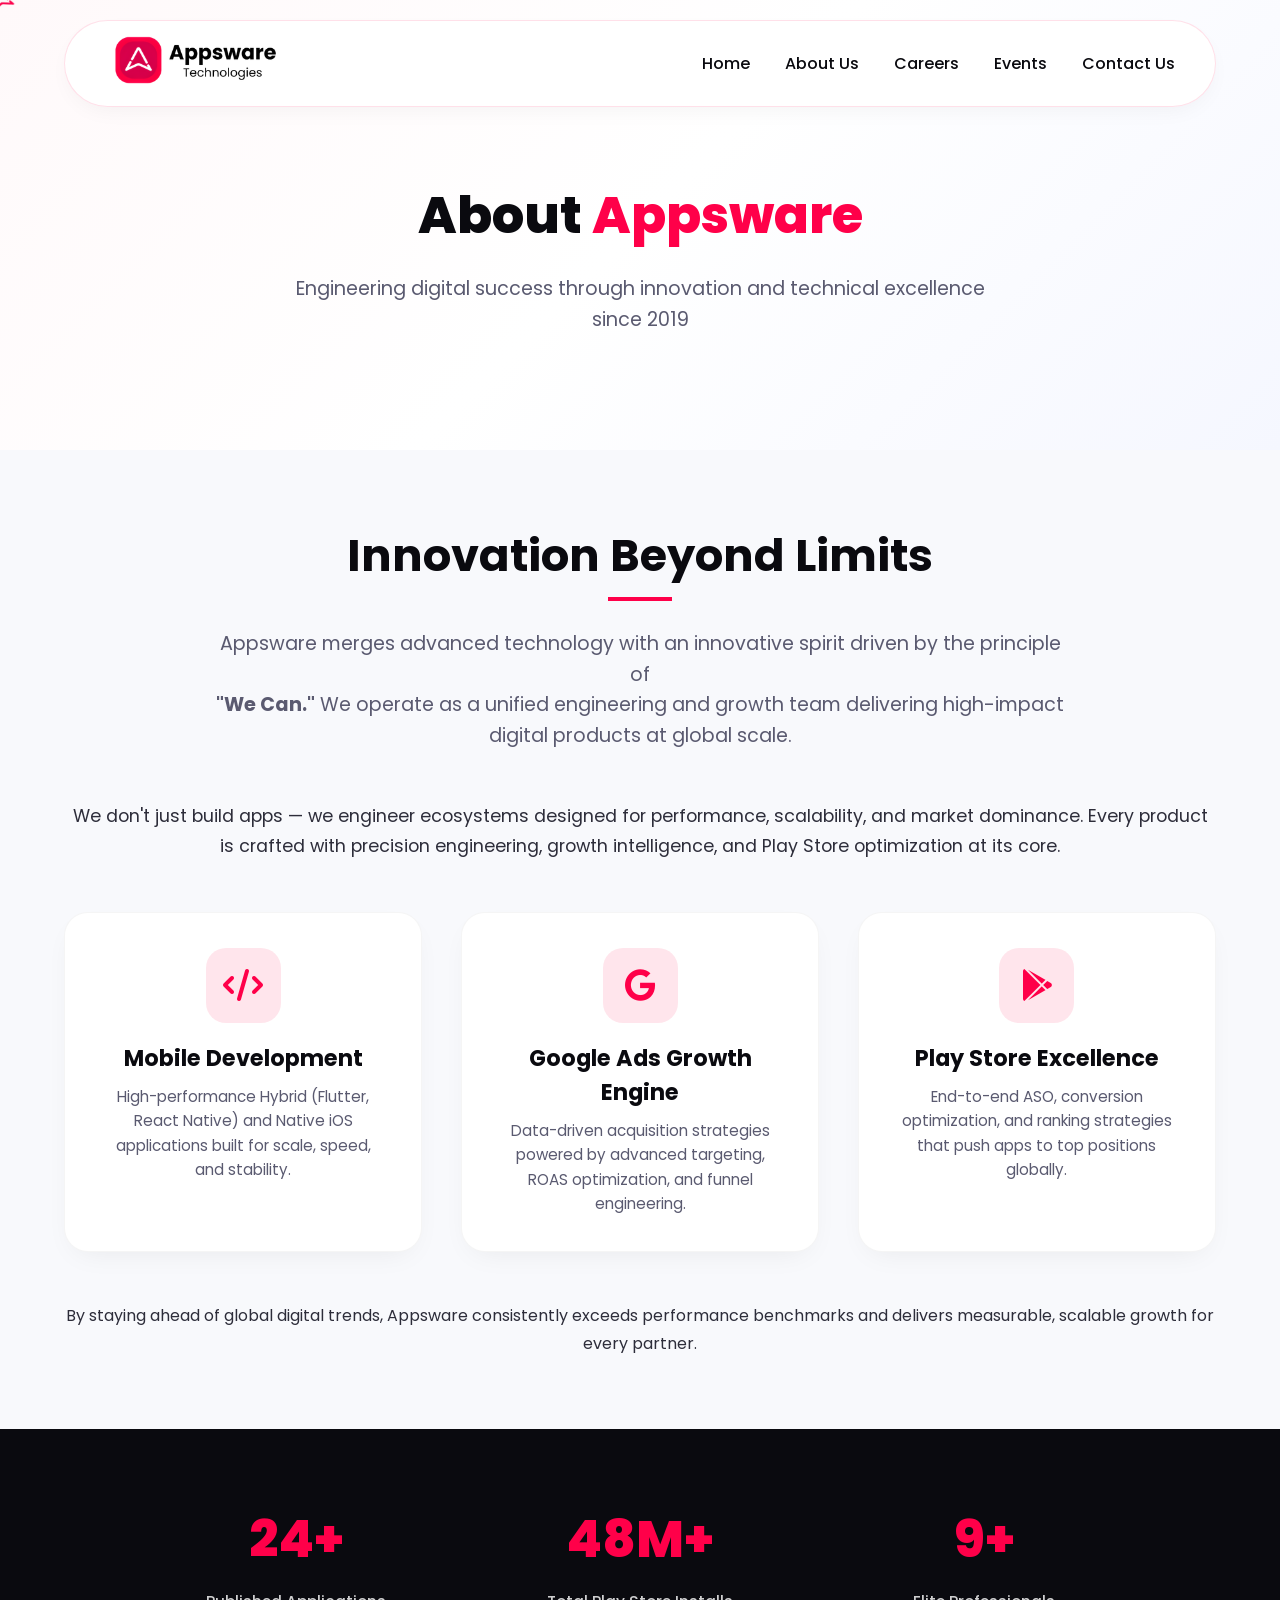
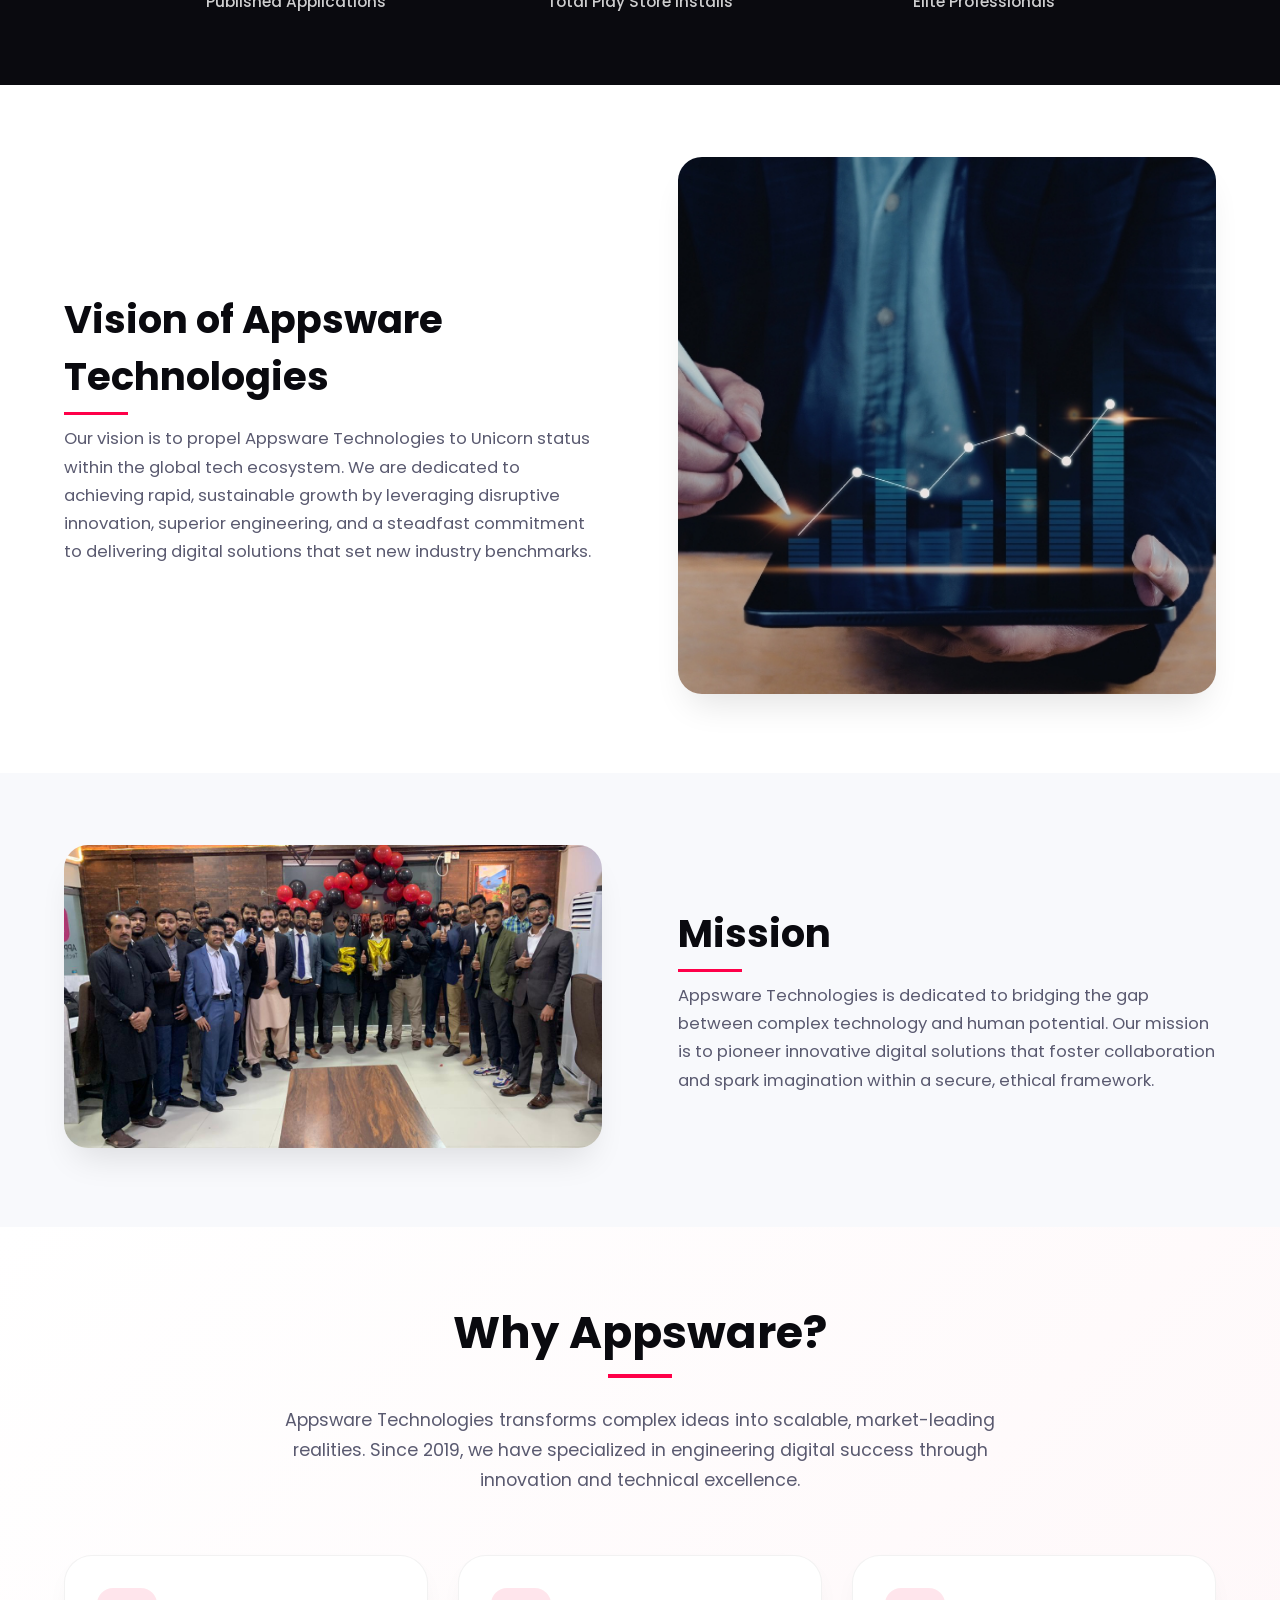
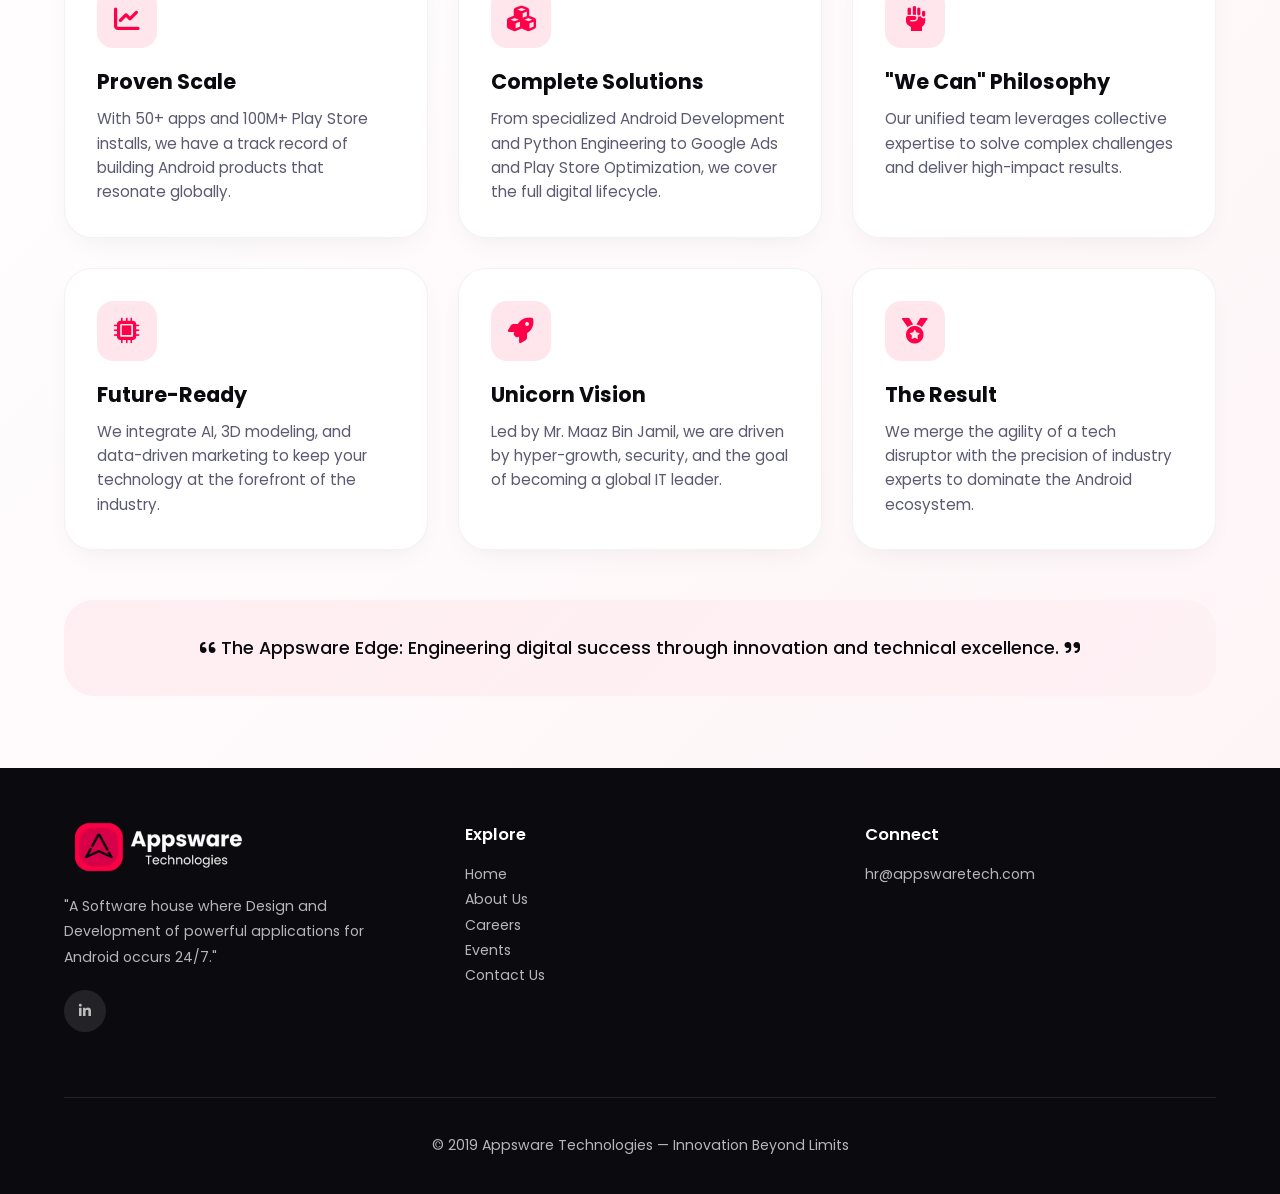
<file: about.html>
<!DOCTYPE html>
<html lang="en">
<head>
  <meta charset="UTF-8">
  <meta name="viewport" content="width=device-width, initial-scale=1.0, viewport-fit=cover">
  <title>Appsware Technologies | About Us</title>
  
  <!-- ========== FAVICON SETUP - ASSETS FOLDER ========== -->
  <link rel="icon" type="image/png" sizes="32x32" href="/appsware/assets/favicon.png">
  <link rel="icon" type="image/png" sizes="16x16" href="/appsware/assets/favicon.png">
  <link rel="apple-touch-icon" sizes="180x180" href="/appsware/assets/favicon.png">
  <link rel="shortcut icon" type="image/png" href="/appsware/assets/favicon.png">
  
  <!-- Google Fonts - Poppins Primary -->
  <link href="https://fonts.googleapis.com/css2?family=Poppins:wght@300;400;500;600;700;800;900&display=swap" rel="stylesheet">
  
  <!-- Font Awesome 6 -->
  <link rel="stylesheet" href="https://cdnjs.cloudflare.com/ajax/libs/font-awesome/6.0.0-beta3/css/all.min.css">
  
  <style>
    :root {
      --primary: #FF0049;
      --dark: #0A0A0F;
      --gray-bg: #F8F9FC;
      --card-white: #FFFFFF;
      --text-dark: #1A1A2E;
      --text-muted: #5A5A70;
      --shadow-sm: 0 10px 30px -12px rgba(0, 0, 0, 0.08);
      --shadow-md: 0 20px 35px -12px rgba(0, 0, 0, 0.12);
      --shadow-hover: 0 30px 40px -16px rgba(255, 0, 73, 0.15);
      --transition: all 0.35s cubic-bezier(0.2, 0.9, 0.4, 1.1);
    }

    /* Hide default cursor globally on desktop only */
    @media (hover: hover) and (pointer: fine) and (min-width: 1025px) {
      body, a, button {
        cursor: none !important;
      }
    }

    /* Custom Cursor Styling */
    .appsware-cursor {
      width: 32px;
      height: 32px;
      background-image: url('/appsware/assets/cursor.jpg');
      background-size: contain;
      background-repeat: no-repeat;
      position: fixed;
      pointer-events: none;
      z-index: 9999;
      transform: translate(-50%, -50%);
      transition: transform 0.1s ease-out;
    }

    .appsware-cursor.clicking {
      transform: translate(-50%, -50%) scale(0.8);
    }

    * {
      margin: 0;
      padding: 0;
      box-sizing: border-box;
    }

    body {
      font-family: 'Poppins', sans-serif;
      background: #FFFFFF;
      color: var(--text-dark);
      overflow-x: hidden;
      scroll-behavior: smooth;
    }

    /* All text elements use Poppins */
    h1, h2, h3, h4, h5, h6, p, a, span, div, button, li, .counter-num, .stat-number, .why-card p, .item-text p, .footer p, .footer a, .lead-text, .closing-text, .page-header p {
      font-family: 'Poppins', sans-serif;
    }

    /* ========== NAVBAR - SCALES FOR ALL DISPLAY SIZES ========== */
    .navbar {
      position: fixed;
      top: 20px;
      left: 50%;
      transform: translateX(-50%);
      width: 90%;
      max-width: 1400px;
      display: flex;
      justify-content: space-between;
      align-items: center;
      padding: 15px 40px;
      background: rgba(255, 255, 255, 0.96);
      backdrop-filter: blur(12px);
      border-radius: 80px;
      box-shadow: 0 8px 25px -8px rgba(0, 0, 0, 0.06);
      z-index: 1000;
      border: 1px solid rgba(255, 0, 73, 0.12);
      transition: var(--transition);
    }

    .navbar.scrolled {
      top: 0;
      width: 100%;
      max-width: 100%;
      border-radius: 0px;
      padding: 12px 5%;
      background: rgba(255, 255, 255, 0.98);
      box-shadow: 0 5px 20px rgba(0, 0, 0, 0.08);
    }

    .logo-link {
      display: flex;
      align-items: center;
      text-decoration: none;
      flex-shrink: 0;
    }

    .logo img {
      height: 48px;
      width: auto;
      object-fit: contain;
    }

    .nav-links {
      display: flex;
      gap: 35px;
      align-items: center;
    }

    .nav-links a {
      text-decoration: none;
      color: var(--dark);
      font-weight: 500;
      font-size: 1rem;
      transition: var(--transition);
      position: relative;
      white-space: nowrap;
    }

    .nav-links a::after {
      content: '';
      position: absolute;
      bottom: -6px;
      left: 0;
      width: 0;
      height: 2px;
      background: var(--primary);
      transition: width 0.3s ease;
    }

    .nav-links a:hover {
      color: var(--primary);
    }

    .nav-links a:hover::after {
      width: 100%;
    }

    .hamburger {
      display: none;
      flex-direction: column;
      cursor: pointer;
      gap: 6px;
      z-index: 1001;
      flex-shrink: 0;
    }

    .hamburger span {
      width: 28px;
      height: 3px;
      background: var(--dark);
      transition: var(--transition);
      border-radius: 3px;
    }

    .hamburger.active span:nth-child(1) {
      transform: rotate(45deg) translate(5px, 5px);
    }

    .hamburger.active span:nth-child(2) {
      opacity: 0;
    }

    .hamburger.active span:nth-child(3) {
      transform: rotate(-45deg) translate(7px, -6px);
    }

    .mobile-nav {
      position: fixed;
      top: 0;
      right: -100%;
      width: 70%;
      max-width: 280px;
      height: 100vh;
      background: white;
      box-shadow: -5px 0 30px rgba(0, 0, 0, 0.1);
      z-index: 999;
      padding: 100px 30px 30px;
      transition: right 0.4s ease;
      display: flex;
      flex-direction: column;
      gap: 20px;
    }

    .mobile-nav.active {
      right: 0;
    }

    .mobile-nav a {
      text-decoration: none;
      color: var(--dark);
      font-size: 1.1rem;
      font-weight: 500;
      padding: 10px 0;
      transition: var(--transition);
      border-bottom: 1px solid rgba(0, 0, 0, 0.05);
    }

    .mobile-nav a:hover {
      color: var(--primary);
      padding-left: 10px;
    }

    .overlay {
      position: fixed;
      top: 0;
      left: 0;
      width: 100%;
      height: 100%;
      background: rgba(0, 0, 0, 0.5);
      z-index: 998;
      opacity: 0;
      visibility: hidden;
      transition: var(--transition);
    }

    .overlay.active {
      opacity: 1;
      visibility: visible;
    }

    /* NAVBAR SCALING FOR ALL SCREEN SIZES */
    
    /* 4K+ Screens (36 inch and above) */
    @media (min-width: 2560px) {
      .navbar {
        max-width: 2200px;
        padding: 28px 70px;
        border-radius: 100px;
        top: 30px;
      }
      .navbar.scrolled {
        padding: 20px 5%;
      }
      .logo img {
        height: 75px;
      }
      .nav-links {
        gap: 65px;
      }
      .nav-links a {
        font-size: 1.5rem;
      }
    }

    /* Large Desktop (27-36 inch) */
    @media (min-width: 1920px) and (max-width: 2559px) {
      .navbar {
        max-width: 1900px;
        padding: 24px 60px;
        border-radius: 95px;
        top: 28px;
      }
      .navbar.scrolled {
        padding: 18px 5%;
      }
      .logo img {
        height: 65px;
      }
      .nav-links {
        gap: 55px;
      }
      .nav-links a {
        font-size: 1.3rem;
      }
    }

    /* Desktop (20-27 inch) */
    @media (min-width: 1600px) and (max-width: 1919px) {
      .navbar {
        max-width: 1700px;
        padding: 20px 50px;
        border-radius: 90px;
        top: 25px;
      }
      .navbar.scrolled {
        padding: 16px 5%;
      }
      .logo img {
        height: 58px;
      }
      .nav-links {
        gap: 45px;
      }
      .nav-links a {
        font-size: 1.2rem;
      }
    }

    /* Standard Desktop/Laptop (15-20 inch) */
    @media (min-width: 1200px) and (max-width: 1599px) {
      .navbar {
        max-width: 1400px;
        padding: 15px 40px;
        border-radius: 80px;
        top: 20px;
      }
      .navbar.scrolled {
        padding: 12px 5%;
      }
      .logo img {
        height: 48px;
      }
      .nav-links {
        gap: 35px;
      }
      .nav-links a {
        font-size: 1rem;
      }
    }

    /* Small Desktop/Laptop (13-15 inch) */
    @media (min-width: 993px) and (max-width: 1199px) {
      .navbar {
        width: 93%;
        max-width: 1100px;
        padding: 13px 32px;
        border-radius: 70px;
        top: 18px;
      }
      .navbar.scrolled {
        padding: 10px 5%;
      }
      .logo img {
        height: 40px;
      }
      .nav-links {
        gap: 25px;
      }
      .nav-links a {
        font-size: 0.95rem;
      }
    }

    /* Tablets */
    @media (max-width: 992px) {
      .navbar {
        width: 95%;
        padding: 14px 28px;
        top: 15px;
        border-radius: 60px;
      }
      .navbar.scrolled {
        border-radius: 0px;
        padding: 12px 5%;
      }
      .nav-links {
        display: none;
      }
      .hamburger {
        display: flex;
      }
      .logo img {
        height: 40px;
      }
    }

    /* Large Phones */
    @media (max-width: 768px) {
      .navbar {
        width: 96%;
        padding: 12px 22px;
        top: 12px;
        border-radius: 50px;
      }
      .navbar.scrolled {
        padding: 10px 5%;
      }
      .logo img {
        height: 36px;
      }
      .hamburger span {
        width: 26px;
        height: 2.5px;
      }
    }

    /* Small Phones */
    @media (max-width: 480px) {
      .navbar {
        width: 97%;
        padding: 10px 18px;
        top: 10px;
        border-radius: 40px;
      }
      .navbar.scrolled {
        padding: 8px 5%;
        border-radius: 0px;
      }
      .logo img {
        height: 30px;
      }
      .hamburger span {
        width: 22px;
        height: 2px;
      }
      .mobile-nav {
        width: 80%;
        max-width: 250px;
        padding: 90px 20px 20px;
      }
      .mobile-nav a {
        font-size: 1rem;
      }
    }

    /* ========== PAGE HEADER ========== */
    .page-header {
      min-height: 50vh;
      display: flex;
      align-items: center;
      justify-content: center;
      text-align: center;
      padding: clamp(120px, 15vh, 180px) clamp(20px, 5vw, 8%) clamp(60px, 8vh, 100px);
      background: linear-gradient(135deg, #FFF9FA 0%, #FFFFFF 50%, #F5F7FF 100%);
    }

    .page-header h1 {
      font-size: clamp(2rem, 4vw, 3.8rem);
      font-weight: 800;
      color: var(--dark);
      margin-bottom: 20px;
    }

    .page-header h1 span {
      color: var(--primary);
    }

    .page-header p {
      font-size: clamp(1rem, 1.5vw, 1.3rem);
      color: var(--text-muted);
      max-width: 700px;
      margin: 0 auto;
      line-height: 1.6;
    }

    @media (min-width: 1921px) {
      .page-header h1 {
        font-size: 4.5rem;
      }
      .page-header p {
        font-size: 1.4rem;
        max-width: 900px;
      }
    }

    @media (max-width: 992px) {
      .page-header {
        padding: 130px 5% 60px;
      }
    }

    @media (max-width: 768px) {
      .page-header {
        padding: 160px 5% 50px;
      }
      .page-header h1 {
        font-size: 1.8rem;
      }
    }

    @media (max-width: 480px) {
      .page-header {
        padding: 180px 5% 40px;
      }
      .page-header h1 {
        font-size: 1.6rem;
      }
    }

    /* ========== INNOVATION SECTION ========== */
    .innovation {
      padding: clamp(60px, 8vh, 100px) clamp(20px, 5vw, 8%);
      background: var(--gray-bg);
    }

    .container {
      max-width: 1300px;
      margin: 0 auto;
    }

    .innovation-header {
      text-align: center;
      max-width: 850px;
      margin: 0 auto 50px;
    }

    .innovation-header h2 {
      font-size: clamp(1.8rem, 3.5vw, 3.2rem);
      font-weight: 700;
      color: var(--dark);
      margin-bottom: 20px;
      position: relative;
      display: inline-block;
    }

    .innovation-header h2::after {
      content: '';
      position: absolute;
      bottom: -12px;
      left: 50%;
      transform: translateX(-50%);
      width: clamp(50px, 5vw, 70px);
      height: 4px;
      background: var(--primary);
    }

    .innovation-header p {
      font-size: clamp(0.95rem, 1.5vw, 1.2rem);
      color: var(--text-muted);
      line-height: 1.6;
      margin-top: 20px;
    }

    .lead-text, .closing-text {
      text-align: center;
      color: #2D2D3A;
      line-height: 1.7;
    }

    .lead-text {
      font-size: clamp(0.95rem, 1.4vw, 1.1rem);
      margin-bottom: 50px;
    }

    .closing-text {
      font-size: clamp(0.9rem, 1.3vw, 1rem);
      margin-top: 50px;
    }

    .specialties-horizontal {
      display: flex;
      flex-direction: row;
      gap: clamp(20px, 3vw, 40px);
      justify-content: center;
      flex-wrap: wrap;
    }

    .specialties-horizontal .item {
      flex: 1;
      min-width: 260px;
      max-width: 380px;
      background: var(--card-white);
      border-radius: 24px;
      padding: clamp(1.5rem, 3vw, 2.2rem);
      transition: var(--transition);
      border: 1px solid rgba(0, 0, 0, 0.04);
      box-shadow: var(--shadow-sm);
      text-align: center;
    }

    .specialties-horizontal .item:hover {
      transform: translateY(-5px);
      border-color: var(--primary);
      box-shadow: var(--shadow-hover);
    }

    .specialties-horizontal .item-icon {
      width: clamp(60px, 7vw, 75px);
      height: clamp(60px, 7vw, 75px);
      background: rgba(255, 0, 73, 0.1);
      display: flex;
      align-items: center;
      justify-content: center;
      border-radius: 20px;
      font-size: clamp(1.8rem, 2.5vw, 2.2rem);
      color: var(--primary);
      margin: 0 auto 18px;
      transition: var(--transition);
    }

    .specialties-horizontal .item:hover .item-icon {
      background: var(--primary);
      color: white;
    }

    .specialties-horizontal .item-text h3 {
      font-size: clamp(1.2rem, 2vw, 1.4rem);
      font-weight: 700;
      margin-bottom: 10px;
      color: var(--dark);
    }

    .specialties-horizontal .item-text p {
      color: #5A5A70;
      font-size: clamp(0.85rem, 1.2vw, 0.95rem);
      line-height: 1.6;
    }

    @media (min-width: 1921px) {
      .specialties-horizontal .item {
        min-width: 320px;
        max-width: 420px;
      }
    }

    @media (max-width: 992px) {
      .innovation {
        padding: 60px 5%;
      }
      .innovation-header h2 {
        font-size: 1.8rem;
      }
    }

    @media (max-width: 768px) {
      .specialties-horizontal {
        flex-direction: column;
        align-items: center;
      }
      .specialties-horizontal .item {
        min-width: 100%;
        max-width: 100%;
        flex-direction: row;
        text-align: left;
        padding: 1.2rem;
      }
      .specialties-horizontal .item-icon {
        margin: 0 15px 0 0;
        width: 55px;
        height: 55px;
        font-size: 1.5rem;
      }
      .specialties-horizontal .item-text {
        text-align: left;
      }
      .lead-text, .closing-text {
        font-size: 0.9rem;
      }
    }

    /* ========== STATS SECTION ========== */
    .stats {
      display: flex;
      justify-content: center;
      background: var(--dark);
      padding: clamp(50px, 8vh, 85px) clamp(20px, 5vw, 8%);
      text-align: center;
      gap: clamp(30px, 5vw, 70px);
      flex-wrap: wrap;
    }

    .stat-item {
      flex: 1;
      min-width: 160px;
      max-width: 280px;
    }

    .stat-number {
      font-size: clamp(2rem, 4vw, 3.5rem);
      font-weight: 800;
      color: var(--primary);
      margin-bottom: 12px;
    }

    .stats p {
      color: rgba(255, 255, 255, 0.8);
      font-weight: 500;
      font-size: clamp(0.85rem, 1.2vw, 1rem);
    }

    @media (min-width: 1921px) {
      .stat-number {
        font-size: 4rem;
      }
      .stat-item {
        max-width: 350px;
      }
    }

    @media (max-width: 992px) {
      .stats {
        gap: 35px;
        padding: 50px 5%;
      }
    }

    @media (max-width: 480px) {
      .stat-item {
        min-width: 130px;
      }
      .stat-number {
        font-size: 1.8rem;
      }
    }

    /* ========== VISION SECTION ========== */
    .vision-section {
      padding: clamp(60px, 8vh, 100px) clamp(20px, 5vw, 8%);
      background: white;
    }

    .vision-container {
      max-width: 1300px;
      margin: 0 auto;
      display: flex;
      align-items: center;
      gap: clamp(40px, 6vw, 80px);
      flex-wrap: wrap;
    }

    .vision-content {
      flex: 1;
    }

    .vision-content h2 {
      font-size: clamp(1.8rem, 3vw, 2.8rem);
      font-weight: 700;
      margin-bottom: 20px;
      color: var(--dark);
      position: relative;
      display: inline-block;
    }

    .vision-content h2::after {
      content: '';
      position: absolute;
      bottom: -10px;
      left: 0;
      width: clamp(50px, 5vw, 70px);
      height: 3px;
      background: var(--primary);
    }

    .vision-content p {
      color: var(--text-muted);
      line-height: 1.7;
      font-size: clamp(0.95rem, 1.3vw, 1.05rem);
    }

    .vision-image {
      flex: 1;
    }

    .vision-image img {
      width: 100%;
      border-radius: 24px;
      box-shadow: var(--shadow-md);
      transition: var(--transition);
    }

    .vision-image img:hover {
      transform: scale(1.02);
    }

    /* ========== MISSION SECTION ========== */
    .mission-section {
      padding: clamp(60px, 8vh, 100px) clamp(20px, 5vw, 8%);
      background: var(--gray-bg);
    }

    .mission-container {
      max-width: 1300px;
      margin: 0 auto;
      display: flex;
      align-items: center;
      gap: clamp(40px, 6vw, 80px);
      flex-wrap: wrap;
      flex-direction: row-reverse;
    }

    .mission-content {
      flex: 1;
    }

    .mission-content h2 {
      font-size: clamp(1.8rem, 3vw, 2.8rem);
      font-weight: 700;
      margin-bottom: 20px;
      color: var(--dark);
      position: relative;
      display: inline-block;
    }

    .mission-content h2::after {
      content: '';
      position: absolute;
      bottom: -10px;
      left: 0;
      width: clamp(50px, 5vw, 70px);
      height: 3px;
      background: var(--primary);
    }

    .mission-content p {
      color: var(--text-muted);
      line-height: 1.7;
      font-size: clamp(0.95rem, 1.3vw, 1.05rem);
    }

    .mission-image {
      flex: 1;
    }

    .mission-image img {
      width: 100%;
      border-radius: 24px;
      box-shadow: var(--shadow-md);
      transition: var(--transition);
    }

    .mission-image img:hover {
      transform: scale(1.02);
    }

    @media (max-width: 992px) {
      .vision-section, .mission-section {
        padding: 50px 5%;
      }
      .vision-container, .mission-container {
        flex-direction: column;
        text-align: center;
        gap: 30px;
      }
      .vision-content h2::after, .mission-content h2::after {
        left: 50%;
        transform: translateX(-50%);
      }
    }

    /* ========== WHY APPWARE SECTION ========== */
    .why-appware {
      padding: clamp(60px, 8vh, 100px) clamp(20px, 5vw, 8%);
      background: linear-gradient(135deg, #ffffff 0%, #fef5f7 100%);
    }

    .why-container {
      max-width: 1300px;
      margin: 0 auto;
    }

    .why-header {
      text-align: center;
      max-width: 750px;
      margin: 0 auto 60px;
    }

    .why-header h2 {
      font-size: clamp(1.8rem, 3.5vw, 3rem);
      font-weight: 700;
      color: var(--dark);
      margin-bottom: 20px;
      position: relative;
      display: inline-block;
    }

    .why-header h2::after {
      content: '';
      position: absolute;
      bottom: -12px;
      left: 50%;
      transform: translateX(-50%);
      width: clamp(50px, 5vw, 70px);
      height: 4px;
      background: var(--primary);
    }

    .why-header > p {
      font-size: clamp(0.95rem, 1.4vw, 1.1rem);
      color: var(--text-muted);
      line-height: 1.7;
      margin-top: 20px;
    }

    .why-grid {
      display: grid;
      grid-template-columns: repeat(auto-fit, minmax(300px, 1fr));
      gap: 30px;
      margin-top: 40px;
    }

    .why-card {
      background: var(--card-white);
      border-radius: 28px;
      padding: clamp(1.5rem, 3vw, 2rem);
      transition: var(--transition);
      border: 1px solid rgba(0, 0, 0, 0.05);
      box-shadow: var(--shadow-sm);
    }

    .why-card:hover {
      transform: translateY(-5px);
      border-color: var(--primary);
      box-shadow: var(--shadow-hover);
    }

    .card-icon {
      width: clamp(50px, 6vw, 60px);
      height: clamp(50px, 6vw, 60px);
      background: rgba(255, 0, 73, 0.1);
      border-radius: 16px;
      display: flex;
      align-items: center;
      justify-content: center;
      margin-bottom: 18px;
      transition: var(--transition);
    }

    .why-card:hover .card-icon {
      background: var(--primary);
    }

    .card-icon i {
      font-size: clamp(1.5rem, 2vw, 1.8rem);
      color: var(--primary);
      transition: var(--transition);
    }

    .why-card:hover .card-icon i {
      color: white;
    }

    .why-card h3 {
      font-size: clamp(1.1rem, 1.8vw, 1.3rem);
      font-weight: 700;
      margin-bottom: 10px;
      color: var(--dark);
    }

    .why-card p {
      color: var(--text-muted);
      line-height: 1.6;
      font-size: clamp(0.85rem, 1.2vw, 0.95rem);
    }

    .why-result {
      margin-top: 50px;
      text-align: center;
      padding: clamp(25px, 4vw, 35px);
      background: linear-gradient(135deg, rgba(255, 0, 73, 0.05), rgba(255, 0, 73, 0.02));
      border-radius: 30px;
    }

    .why-result p {
      font-size: clamp(0.95rem, 1.5vw, 1.1rem);
      font-weight: 500;
      color: var(--dark);
    }

    @media (max-width: 992px) {
      .why-appware {
        padding: 50px 5%;
      }
      .why-grid {
        gap: 20px;
      }
    }

    @media (max-width: 768px) {
      .why-card {
        padding: 1.2rem;
      }
    }

    /* ========== FOOTER ========== */
    .footer {
      background: var(--dark);
      color: #FFFFFF;
      padding: clamp(40px, 6vh, 60px) clamp(20px, 5vw, 8%) clamp(30px, 4vh, 40px);
      display: flex;
      justify-content: space-between;
      flex-wrap: wrap;
      gap: clamp(25px, 4vw, 50px);
    }

    .footer-col {
      flex: 1;
      min-width: 180px;
    }

    .footer-logo img {
      height: clamp(40px, 5vw, 50px);
      width: auto;
      margin-bottom: 15px;
    }

    .footer-logo p {
      color: rgba(255, 255, 255, 0.7);
      font-size: clamp(0.8rem, 1.2vw, 0.9rem);
      line-height: 1.6;
      margin-bottom: 20px;
    }

    .social-links {
      display: flex;
      gap: 12px;
      margin-top: 20px;
    }

    .social-links a {
      display: flex;
      align-items: center;
      justify-content: center;
      width: clamp(35px, 4vw, 42px);
      height: clamp(35px, 4vw, 42px);
      background: rgba(255, 255, 255, 0.1);
      border-radius: 50%;
      color: white;
      font-size: clamp(1rem, 1.3vw, 1.2rem);
      transition: var(--transition);
    }

    .social-links a:hover {
      background: var(--primary);
      transform: translateY(-3px);
    }

    .footer h4 {
      font-size: clamp(0.95rem, 1.3vw, 1.05rem);
      margin-bottom: 15px;
      font-weight: 600;
      color: white;
    }

    .footer p, .footer a {
      color: rgba(255, 255, 255, 0.7);
      text-decoration: none;
      font-size: clamp(0.8rem, 1.1vw, 0.9rem);
      line-height: 1.8;
      transition: var(--transition);
    }

    .footer a:hover {
      color: var(--primary);
      padding-left: 5px;
    }

    .footer-bottom {
      text-align: center;
      padding-top: clamp(25px, 4vh, 35px);
      margin-top: 15px;
      border-top: 1px solid rgba(255, 255, 255, 0.1);
      font-size: clamp(0.75rem, 1vw, 0.85rem);
      width: 100%;
    }

    @media (max-width: 992px) {
      .footer {
        flex-direction: column;
        text-align: center;
        padding: 40px 5% 30px;
      }
      .social-links {
        justify-content: center;
      }
    }

    /* Animation Classes */
    .fade-up {
      opacity: 0;
      transform: translateY(30px);
      transition: opacity 0.6s ease, transform 0.6s ease;
    }

    .fade-up.visible {
      opacity: 1;
      transform: translateY(0);
    }
  </style>
</head>
<body>

  <div class="appsware-cursor" style="display: none;"></div>

  <nav class="navbar">
    <a href="index.html" class="logo-link">
      <div class="logo">
        <img src="/appsware/assets/Appsware Technologies.jpg" alt="Appsware Logo">
      </div>
    </a>
    <div class="nav-links">
      <a href="index.html">Home</a>
      <a href="about.html">About Us</a>
      <a href="careers.html">Careers</a>
      <a href="events.html">Events</a>
      <a href="contact.html">Contact Us</a>
    </div>
    <div class="hamburger" id="hamburger">
      <span></span>
      <span></span>
      <span></span>
    </div>
  </nav>

  <div class="mobile-nav" id="mobileNav">
    <a href="index.html">Home</a>
    <a href="about.html">About Us</a>
    <a href="careers.html">Careers</a>
    <a href="events.html">Events</a>
    <a href="contact.html">Contact Us</a>
  </div>
  <div class="overlay" id="overlay"></div>

  <section class="page-header fade-up">
    <div>
      <h1>About <span>Appsware</span></h1>
      <p>Engineering digital success through innovation and technical excellence since 2019</p>
    </div>
  </section>

  <section class="innovation fade-up">
    <div class="container">
      <div class="innovation-header">
        <h2>Innovation Beyond Limits</h2>
        <p>
          Appsware merges advanced technology with an innovative spirit driven by the principle of<br><b>"We Can."</b>
          We operate as a unified engineering and growth team delivering high-impact digital products at global scale.
        </p>
      </div>
      <div class="innovation-text-centered">
        <p class="lead-text">
          We don't just build apps — we engineer ecosystems designed for performance, scalability, and market dominance.
          Every product is crafted with precision engineering, growth intelligence, and Play Store optimization at its core.
        </p>
        <div class="specialties-horizontal">
          <div class="item">
            <div class="item-icon"><i class="fas fa-code"></i></div>
            <div class="item-text">
              <h3>Mobile Development</h3>
              <p>High-performance Hybrid (Flutter, React Native) and Native iOS applications built for scale, speed, and stability.</p>
            </div>
          </div>
          <div class="item">
            <div class="item-icon"><i class="fab fa-google"></i></div>
            <div class="item-text">
              <h3>Google Ads Growth Engine</h3>
              <p>Data-driven acquisition strategies powered by advanced targeting, ROAS optimization, and funnel engineering.</p>
            </div>
          </div>
          <div class="item">
            <div class="item-icon"><i class="fab fa-google-play"></i></div>
            <div class="item-text">
              <h3>Play Store Excellence</h3>
              <p>End-to-end ASO, conversion optimization, and ranking strategies that push apps to top positions globally.</p>
            </div>
          </div>
        </div>
        <p class="closing-text">
          By staying ahead of global digital trends, Appsware consistently exceeds performance benchmarks and delivers measurable, scalable growth for every partner.
        </p>
      </div>
    </div>
  </section>

  <section class="stats fade-up">
    <div class="stat-item">
      <div class="stat-number"><span class="counter-num" data-target="50">0</span>+</div>
      <p>Published Applications</p>
    </div>
    <div class="stat-item">
      <div class="stat-number"><span class="counter-num" data-target="100">0</span>M+</div>
      <p>Total Play Store Installs</p>
    </div>
    <div class="stat-item">
      <div class="stat-number"><span class="counter-num" data-target="20">0</span>+</div>
      <p>Elite Professionals</p>
    </div>
  </section>

  <section class="vision-section fade-up">
    <div class="vision-container">
      <div class="vision-content">
        <h2>Vision of Appsware Technologies</h2>
        <p>Our vision is to propel Appsware Technologies to Unicorn status within the global tech ecosystem. We are dedicated to achieving rapid, sustainable growth by leveraging disruptive innovation, superior engineering, and a steadfast commitment to delivering digital solutions that set new industry benchmarks.</p>
      </div>
      <div class="vision-image">
        <img src="/appsware/assets/vission-image.jpg" alt="Vision Illustration">
      </div>
    </div>
  </section>

  <section class="mission-section fade-up">
    <div class="mission-container">
      <div class="mission-content">
        <h2>Mission</h2>
        <p>Appsware Technologies is dedicated to bridging the gap between complex technology and human potential. Our mission is to pioneer innovative digital solutions that foster collaboration and spark imagination within a secure, ethical framework.</p>
      </div>
      <div class="mission-image">
        <img src="/appsware/assets/mission-image.jpg" alt="Mission Illustration">
      </div>
    </div>
  </section>

  <section class="why-appware fade-up">
    <div class="why-container">
      <div class="why-header">
        <h2>Why Appsware?</h2>
        <p>Appsware Technologies transforms complex ideas into scalable, market-leading realities. Since 2019, we have specialized in engineering digital success through innovation and technical excellence.</p>
      </div>
      <div class="why-grid">
        <div class="why-card">
          <div class="card-icon"><i class="fas fa-chart-line"></i></div>
          <h3>Proven Scale</h3>
          <p>With 50+ apps and 100M+ Play Store installs, we have a track record of building Android products that resonate globally.</p>
        </div>
        <div class="why-card">
          <div class="card-icon"><i class="fas fa-cubes"></i></div>
          <h3>Complete Solutions</h3>
          <p>From specialized Android Development and Python Engineering to Google Ads and Play Store Optimization, we cover the full digital lifecycle.</p>
        </div>
        <div class="why-card">
          <div class="card-icon"><i class="fas fa-hand-fist"></i></div>
          <h3>"We Can" Philosophy</h3>
          <p>Our unified team leverages collective expertise to solve complex challenges and deliver high-impact results.</p>
        </div>
        <div class="why-card">
          <div class="card-icon"><i class="fas fa-microchip"></i></div>
          <h3>Future-Ready</h3>
          <p>We integrate AI, 3D modeling, and data-driven marketing to keep your technology at the forefront of the industry.</p>
        </div>
        <div class="why-card">
          <div class="card-icon"><i class="fas fa-rocket"></i></div>
          <h3>Unicorn Vision</h3>
          <p>Led by Mr. Maaz Bin Jamil, we are driven by hyper-growth, security, and the goal of becoming a global IT leader.</p>
        </div>
        <div class="why-card">
          <div class="card-icon"><i class="fas fa-medal"></i></div>
          <h3>The Result</h3>
          <p>We merge the agility of a tech disruptor with the precision of industry experts to dominate the Android ecosystem.</p>
        </div>
      </div>
      <div class="why-result">
        <p><i class="fas fa-quote-left"></i> The Appsware Edge: Engineering digital success through innovation and technical excellence. <i class="fas fa-quote-right"></i></p>
      </div>
    </div>
  </section>

  <footer class="footer">
    <div class="footer-col">
      <div class="footer-logo">
        <img src="/appsware/assets/footer logo.png" alt="Appsware Logo">
        <p>"A Software house where Design and Development of powerful applications for Android occurs 24/7."</p>
      </div>
      <div class="social-links">
        <a href="https://www.linkedin.com/company/appswaretechnologies/" target="_blank"><i class="fab fa-linkedin-in"></i></a>
      </div>
    </div>
    <div class="footer-col">
      <h4>Explore</h4>
      <p><a href="index.html">Home</a></p>
      <p><a href="about.html">About Us</a></p>
      <p><a href="careers.html">Careers</a></p>
      <p><a href="events.html">Events</a></p>
      <p><a href="contact.html">Contact Us</a></p>
    </div>
    <div class="footer-col">
      <h4>Connect</h4>
      <p>hr@appswaretech.com</p>
    </div>
    <div class="footer-bottom">
      <p>© 2019 Appsware Technologies — Innovation Beyond Limits</p>
    </div>
  </footer>

  <script>
    const cursor = document.querySelector('.appsware-cursor');
    if (window.matchMedia('(hover: hover) and (pointer: fine)').matches && window.innerWidth > 992) {
      if (cursor) cursor.style.display = 'block';
    } else {
      if (cursor) cursor.style.display = 'none';
    }

    window.addEventListener('scroll', function() {
      const navbar = document.querySelector('.navbar');
      if (window.scrollY > 50) navbar.classList.add('scrolled');
      else navbar.classList.remove('scrolled');
    });

    const hamburger = document.getElementById('hamburger');
    const mobileNav = document.getElementById('mobileNav');
    const overlay = document.getElementById('overlay');

    function toggleMenu() {
      hamburger.classList.toggle('active');
      mobileNav.classList.toggle('active');
      overlay.classList.toggle('active');
      document.body.style.overflow = mobileNav.classList.contains('active') ? 'hidden' : '';
    }

    hamburger.addEventListener('click', toggleMenu);
    overlay.addEventListener('click', toggleMenu);
    document.querySelectorAll('.mobile-nav a').forEach(link => link.addEventListener('click', toggleMenu));

    function animateCounter(element, target) {
      let current = 0;
      const increment = target / 60;
      const stepTime = 2000 / 60;
      function updateCounter() {
        current += increment;
        if (current < target) {
          element.textContent = Math.floor(current);
          setTimeout(updateCounter, stepTime);
        } else {
          element.textContent = target;
        }
      }
      updateCounter();
    }

    let countersStarted = false;
    const statsSection = document.querySelector('.stats');
    const counterObserver = new IntersectionObserver((entries) => {
      entries.forEach(entry => {
        if (entry.isIntersecting && !countersStarted) {
          countersStarted = true;
          const counters = document.querySelectorAll('.counter-num');
          const targets = [50, 100, 20];
          counters.forEach((counter, index) => animateCounter(counter, targets[index]));
        }
      });
    }, { threshold: 0.3 });
    if (statsSection) counterObserver.observe(statsSection);

    const fadeElements = document.querySelectorAll('.fade-up');
    const fadeObserver = new IntersectionObserver((entries) => {
      entries.forEach(entry => {
        if (entry.isIntersecting) entry.target.classList.add('visible');
      });
    }, { threshold: 0.1, rootMargin: '0px 0px -50px 0px' });
    fadeElements.forEach(element => fadeObserver.observe(element));

    if (window.matchMedia('(hover: hover) and (pointer: fine)').matches && window.innerWidth > 992 && cursor) {
      document.addEventListener('mousemove', (e) => {
        cursor.style.left = e.clientX + 'px';
        cursor.style.top = e.clientY + 'px';
      });
      document.addEventListener('mousedown', () => cursor.classList.add('clicking'));
      document.addEventListener('mouseup', () => cursor.classList.remove('clicking'));
    }
  </script>
</body>
</html>
</file>
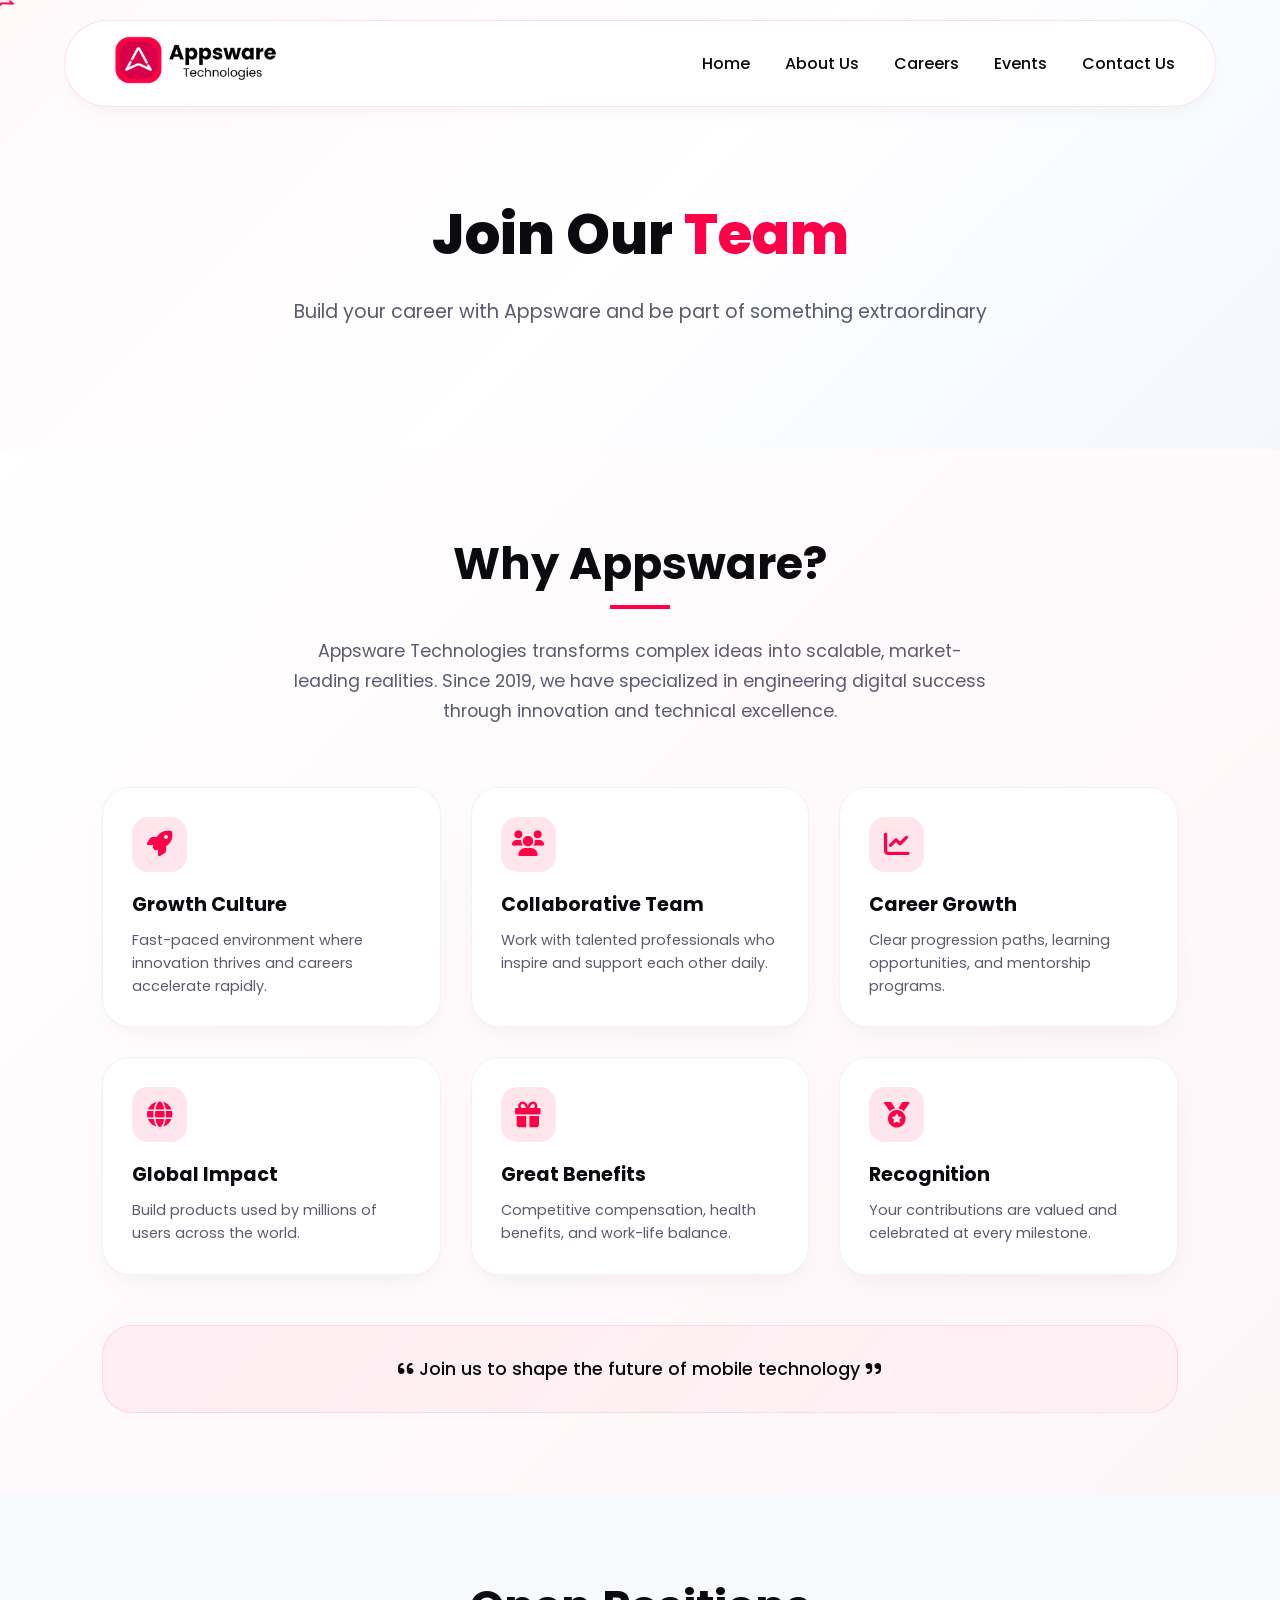
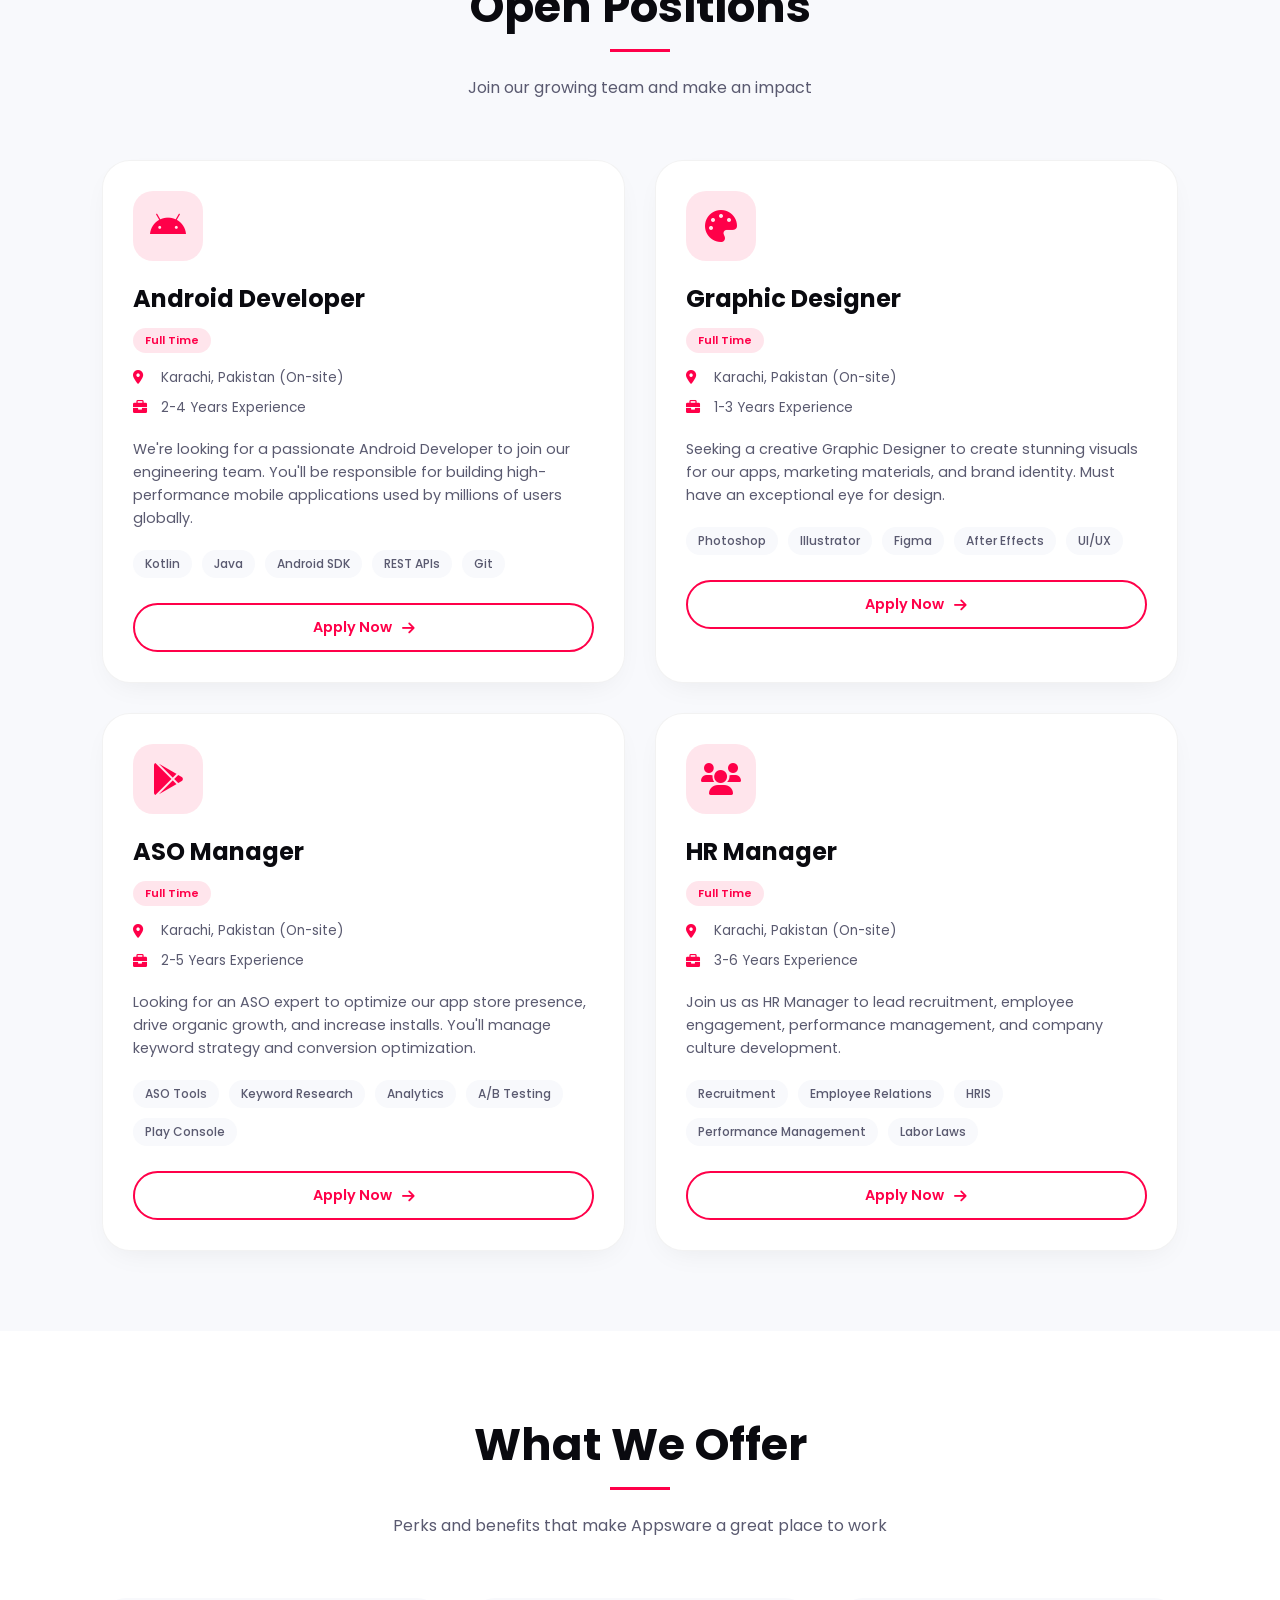
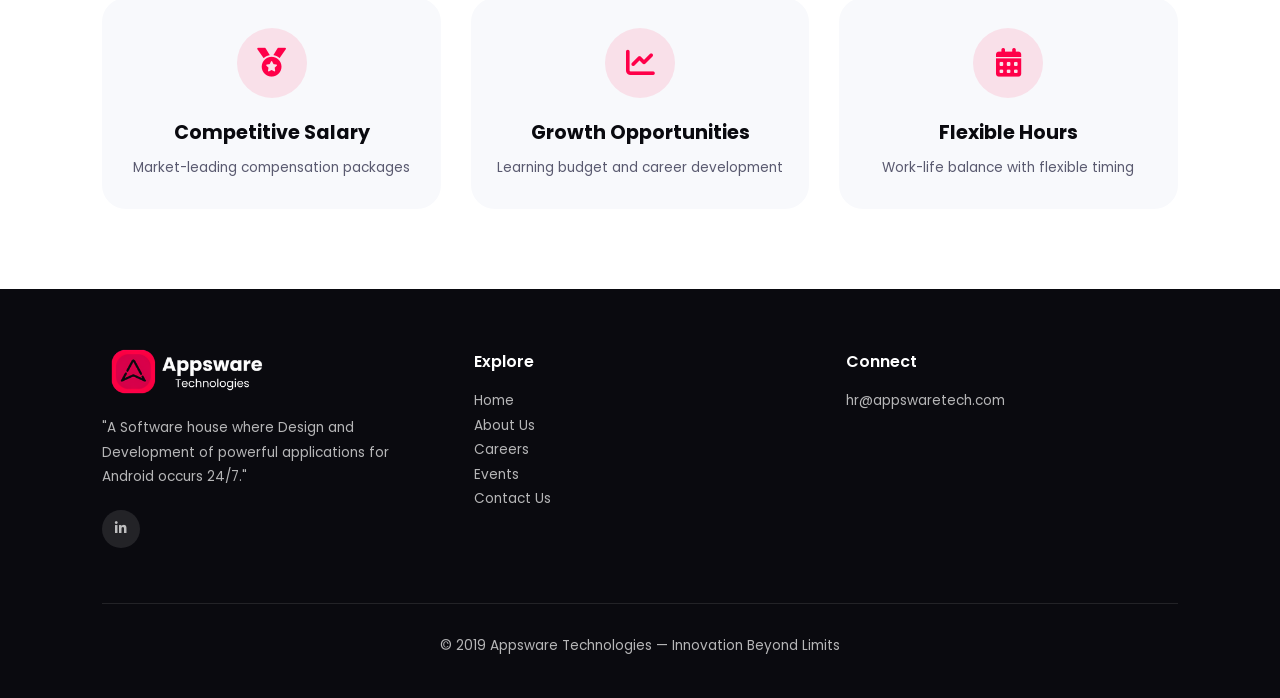
<file: careers.html>
<!DOCTYPE html>
<html lang="en">
<head>
  <meta charset="UTF-8">
  <meta name="viewport" content="width=device-width, initial-scale=1.0, viewport-fit=cover">
  <title>Appsware Technologies | Careers</title>
  
  <!-- ========== FAVICON SETUP - ASSETS FOLDER ========== -->
  <link rel="icon" type="image/png" sizes="32x32" href="/appsware/assets/favicon.png">
  <link rel="icon" type="image/png" sizes="16x16" href="/appsware/assets/favicon.png">
  <link rel="apple-touch-icon" sizes="180x180" href="/appsware/assets/favicon.png">
  <link rel="shortcut icon" type="image/png" href="/appsware/assets/favicon.png">
  
  <!-- Google Fonts - Poppins Primary -->
  <link href="https://fonts.googleapis.com/css2?family=Poppins:wght@300;400;500;600;700;800;900&display=swap" rel="stylesheet">
  
  <!-- Font Awesome 6 -->
  <link rel="stylesheet" href="https://cdnjs.cloudflare.com/ajax/libs/font-awesome/6.0.0-beta3/css/all.min.css">
  
  <!-- AOS Animation Library -->
  <link href="https://unpkg.com/aos@2.3.1/dist/aos.css" rel="stylesheet">
  
  <style>
    :root {
      --primary: #FF0049;
      --dark: #0A0A0F;
      --gray-bg: #F8F9FC;
      --card-white: #FFFFFF;
      --text-dark: #1A1A2E;
      --text-muted: #5A5A70;
      --shadow-sm: 0 10px 30px -12px rgba(0, 0, 0, 0.08);
      --shadow-md: 0 20px 35px -12px rgba(0, 0, 0, 0.12);
      --shadow-hover: 0 30px 40px -16px rgba(255, 0, 73, 0.15);
      --transition: all 0.35s cubic-bezier(0.2, 0.9, 0.4, 1.1);
    }

    /* Hide default cursor globally on desktop only */
    @media (hover: hover) and (pointer: fine) and (min-width: 1025px) {
      body, a, button {
        cursor: none !important;
      }
    }

    /* Custom Cursor Styling */
    .appsware-cursor {
      width: 32px;
      height: 32px;
      background-image: url('/appsware/assets/cursor.jpg');
      background-size: contain;
      background-repeat: no-repeat;
      position: fixed;
      pointer-events: none;
      z-index: 9999;
      transform: translate(-50%, -50%);
      transition: transform 0.1s ease-out;
    }

    .appsware-cursor.clicking {
      transform: translate(-50%, -50%) scale(0.8);
    }

    * {
      margin: 0;
      padding: 0;
      box-sizing: border-box;
    }

    body {
      font-family: 'Poppins', sans-serif;
      background: #FFFFFF;
      color: var(--text-dark);
      overflow-x: hidden;
      scroll-behavior: smooth;
    }

    h1, h2, h3, h4, h5, h6, p, a, span, div, button, li, .footer p, .footer a, .page-header p {
      font-family: 'Poppins', sans-serif;
    }

    /* ========== NAVBAR - SCALES FOR ALL DISPLAY SIZES ========== */
    .navbar {
      position: fixed;
      top: 20px;
      left: 50%;
      transform: translateX(-50%);
      width: 90%;
      max-width: 1400px;
      display: flex;
      justify-content: space-between;
      align-items: center;
      padding: 15px 40px;
      background: rgba(255, 255, 255, 0.96);
      backdrop-filter: blur(12px);
      border-radius: 80px;
      box-shadow: 0 8px 25px -8px rgba(0, 0, 0, 0.06);
      z-index: 1000;
      border: 1px solid rgba(255, 0, 73, 0.12);
      transition: var(--transition);
    }

    .navbar.scrolled {
      top: 0;
      width: 100%;
      max-width: 100%;
      border-radius: 0px;
      padding: 12px 5%;
      background: rgba(255, 255, 255, 0.98);
      box-shadow: 0 5px 20px rgba(0, 0, 0, 0.08);
    }

    .logo-link {
      display: flex;
      align-items: center;
      text-decoration: none;
      flex-shrink: 0;
    }

    .logo img {
      height: 48px;
      width: auto;
      object-fit: contain;
    }

    .nav-links {
      display: flex;
      gap: 35px;
      align-items: center;
    }

    .nav-links a {
      text-decoration: none;
      color: var(--dark);
      font-weight: 500;
      font-size: 1rem;
      transition: var(--transition);
      position: relative;
      white-space: nowrap;
    }

    .nav-links a::after {
      content: '';
      position: absolute;
      bottom: -6px;
      left: 0;
      width: 0;
      height: 2px;
      background: var(--primary);
      transition: width 0.3s ease;
    }

    .nav-links a:hover {
      color: var(--primary);
    }

    .nav-links a:hover::after {
      width: 100%;
    }

    .hamburger {
      display: none;
      flex-direction: column;
      cursor: pointer;
      gap: 6px;
      z-index: 1001;
      flex-shrink: 0;
    }

    .hamburger span {
      width: 28px;
      height: 3px;
      background: var(--dark);
      transition: var(--transition);
      border-radius: 3px;
    }

    .hamburger.active span:nth-child(1) {
      transform: rotate(45deg) translate(5px, 5px);
    }

    .hamburger.active span:nth-child(2) {
      opacity: 0;
    }

    .hamburger.active span:nth-child(3) {
      transform: rotate(-45deg) translate(7px, -6px);
    }

    .mobile-nav {
      position: fixed;
      top: 0;
      right: -100%;
      width: 70%;
      max-width: 280px;
      height: 100vh;
      background: white;
      box-shadow: -5px 0 30px rgba(0, 0, 0, 0.1);
      z-index: 999;
      padding: 100px 30px 30px;
      transition: right 0.4s ease;
      display: flex;
      flex-direction: column;
      gap: 20px;
    }

    .mobile-nav.active {
      right: 0;
    }

    .mobile-nav a {
      text-decoration: none;
      color: var(--dark);
      font-size: 1.1rem;
      font-weight: 500;
      padding: 10px 0;
      transition: var(--transition);
      border-bottom: 1px solid rgba(0, 0, 0, 0.05);
    }

    .mobile-nav a:hover {
      color: var(--primary);
      padding-left: 10px;
    }

    .overlay {
      position: fixed;
      top: 0;
      left: 0;
      width: 100%;
      height: 100%;
      background: rgba(0, 0, 0, 0.5);
      z-index: 998;
      opacity: 0;
      visibility: hidden;
      transition: var(--transition);
    }

    .overlay.active {
      opacity: 1;
      visibility: visible;
    }

    /* NAVBAR SCALING FOR ALL SCREEN SIZES */
    
    /* 4K+ Screens (36 inch and above) */
    @media (min-width: 2560px) {
      .navbar {
        max-width: 2200px;
        padding: 28px 70px;
        border-radius: 100px;
        top: 30px;
      }
      .navbar.scrolled {
        padding: 20px 5%;
      }
      .logo img {
        height: 75px;
      }
      .nav-links {
        gap: 65px;
      }
      .nav-links a {
        font-size: 1.5rem;
      }
    }

    /* Large Desktop (27-36 inch) */
    @media (min-width: 1920px) and (max-width: 2559px) {
      .navbar {
        max-width: 1900px;
        padding: 24px 60px;
        border-radius: 95px;
        top: 28px;
      }
      .navbar.scrolled {
        padding: 18px 5%;
      }
      .logo img {
        height: 65px;
      }
      .nav-links {
        gap: 55px;
      }
      .nav-links a {
        font-size: 1.3rem;
      }
    }

    /* Desktop (20-27 inch) */
    @media (min-width: 1600px) and (max-width: 1919px) {
      .navbar {
        max-width: 1700px;
        padding: 20px 50px;
        border-radius: 90px;
        top: 25px;
      }
      .navbar.scrolled {
        padding: 16px 5%;
      }
      .logo img {
        height: 58px;
      }
      .nav-links {
        gap: 45px;
      }
      .nav-links a {
        font-size: 1.2rem;
      }
    }

    /* Standard Desktop/Laptop (15-20 inch) */
    @media (min-width: 1200px) and (max-width: 1599px) {
      .navbar {
        max-width: 1400px;
        padding: 15px 40px;
        border-radius: 80px;
        top: 20px;
      }
      .navbar.scrolled {
        padding: 12px 5%;
      }
      .logo img {
        height: 48px;
      }
      .nav-links {
        gap: 35px;
      }
      .nav-links a {
        font-size: 1rem;
      }
    }

    /* Small Desktop/Laptop (13-15 inch) */
    @media (min-width: 993px) and (max-width: 1199px) {
      .navbar {
        width: 93%;
        max-width: 1100px;
        padding: 13px 32px;
        border-radius: 70px;
        top: 18px;
      }
      .navbar.scrolled {
        padding: 10px 5%;
      }
      .logo img {
        height: 40px;
      }
      .nav-links {
        gap: 25px;
      }
      .nav-links a {
        font-size: 0.95rem;
      }
    }

    /* Tablets */
    @media (max-width: 992px) {
      .navbar {
        width: 95%;
        padding: 14px 28px;
        top: 15px;
        border-radius: 60px;
      }
      .navbar.scrolled {
        border-radius: 0px;
        padding: 12px 5%;
      }
      .nav-links {
        display: none;
      }
      .hamburger {
        display: flex;
      }
      .logo img {
        height: 40px;
      }
    }

    /* Large Phones */
    @media (max-width: 768px) {
      .navbar {
        width: 96%;
        padding: 12px 22px;
        top: 12px;
        border-radius: 50px;
      }
      .navbar.scrolled {
        padding: 10px 5%;
      }
      .logo img {
        height: 36px;
      }
      .hamburger span {
        width: 26px;
        height: 2.5px;
      }
    }

    /* Small Phones */
    @media (max-width: 480px) {
      .navbar {
        width: 97%;
        padding: 10px 18px;
        top: 10px;
        border-radius: 40px;
      }
      .navbar.scrolled {
        padding: 8px 5%;
        border-radius: 0px;
      }
      .logo img {
        height: 30px;
      }
      .hamburger span {
        width: 22px;
        height: 2px;
      }
      .mobile-nav {
        width: 80%;
        max-width: 250px;
        padding: 90px 20px 20px;
      }
      .mobile-nav a {
        font-size: 1rem;
      }
    }

    /* ========== PAGE HEADER ========== */
    .page-header {
      min-height: 50vh;
      display: flex;
      align-items: center;
      justify-content: center;
      text-align: center;
      padding: 150px 8% 80px;
      background: linear-gradient(135deg, #FFF9FA 0%, #FFFFFF 50%, #F5F7FF 100%);
    }

    .page-header h1 {
      font-size: clamp(2rem, 5vw, 3.5rem);
      font-weight: 800;
      color: var(--dark);
      margin-bottom: 20px;
    }

    .page-header h1 span {
      color: var(--primary);
    }

    .page-header p {
      font-size: clamp(1rem, 2.5vw, 1.2rem);
      color: var(--text-muted);
      max-width: 700px;
      margin: 0 auto;
      line-height: 1.6;
    }

    @media (max-width: 992px) {
      .page-header {
        padding: 130px 5% 60px;
      }
    }

    @media (max-width: 768px) {
      .page-header {
        padding: 160px 5% 50px;
      }
      .page-header h1 {
        font-size: 1.8rem;
      }
    }

    @media (max-width: 480px) {
      .page-header {
        padding: 180px 5% 40px;
      }
      .page-header h1 {
        font-size: 1.6rem;
      }
    }

    /* ========== WHY APPWARE SECTION ========== */
    .why-appware {
      padding: 80px 8%;
      background: linear-gradient(135deg, #ffffff 0%, #fef5f7 100%);
    }

    .why-container {
      max-width: 1300px;
      margin: 0 auto;
    }

    .why-header {
      text-align: center;
      max-width: 700px;
      margin: 0 auto 60px;
    }

    .why-header h2 {
      font-size: clamp(1.6rem, 5vw, 2.8rem);
      font-weight: 700;
      color: var(--dark);
      margin-bottom: 20px;
      position: relative;
      display: inline-block;
    }

    .why-header h2::after {
      content: '';
      position: absolute;
      bottom: -12px;
      left: 50%;
      transform: translateX(-50%);
      width: 60px;
      height: 4px;
      background: var(--primary);
    }

    .why-header > p {
      font-size: clamp(0.9rem, 2.5vw, 1.1rem);
      color: var(--text-muted);
      line-height: 1.7;
      margin-top: 20px;
    }

    .why-grid {
      display: grid;
      grid-template-columns: repeat(auto-fit, minmax(280px, 1fr));
      gap: 30px;
      margin-top: 40px;
    }

    .why-card {
      background: var(--card-white);
      border-radius: 28px;
      padding: 1.8rem;
      transition: var(--transition);
      border: 1px solid rgba(0, 0, 0, 0.05);
      box-shadow: var(--shadow-sm);
    }

    .why-card:hover {
      transform: translateY(-5px);
      border-color: var(--primary);
      box-shadow: var(--shadow-hover);
    }

    .card-icon {
      width: 55px;
      height: 55px;
      background: rgba(255, 0, 73, 0.1);
      border-radius: 16px;
      display: flex;
      align-items: center;
      justify-content: center;
      margin-bottom: 18px;
      transition: var(--transition);
    }

    .why-card:hover .card-icon {
      background: var(--primary);
    }

    .card-icon i {
      font-size: 1.6rem;
      color: var(--primary);
      transition: var(--transition);
    }

    .why-card:hover .card-icon i {
      color: white;
    }

    .why-card h3 {
      font-size: 1.2rem;
      font-weight: 700;
      margin-bottom: 10px;
      color: var(--dark);
    }

    .why-card p {
      color: var(--text-muted);
      line-height: 1.6;
      font-size: 0.9rem;
    }

    .why-result {
      margin-top: 50px;
      text-align: center;
      padding: 30px;
      background: linear-gradient(135deg, rgba(255, 0, 73, 0.05), rgba(255, 0, 73, 0.02));
      border-radius: 30px;
      border: 1px solid rgba(255, 0, 73, 0.1);
    }

    .why-result p {
      font-size: clamp(0.95rem, 3vw, 1.1rem);
      font-weight: 500;
      color: var(--dark);
    }

    @media (max-width: 992px) {
      .why-appware {
        padding: 50px 5%;
      }
      .why-grid {
        gap: 20px;
      }
    }

    @media (max-width: 768px) {
      .why-card {
        padding: 1.2rem;
      }
    }

    /* ========== OPEN VACANCIES SECTION ========== */
    .vacancies-section {
      padding: 80px 8%;
      background: var(--gray-bg);
    }

    .vacancies-header {
      text-align: center;
      margin-bottom: 60px;
    }

    .vacancies-header h2 {
      font-size: clamp(1.8rem, 5vw, 2.8rem);
      font-weight: 700;
      color: var(--dark);
      margin-bottom: 15px;
      position: relative;
      display: inline-block;
    }

    .vacancies-header h2::after {
      content: '';
      position: absolute;
      bottom: -12px;
      left: 50%;
      transform: translateX(-50%);
      width: 60px;
      height: 3px;
      background: var(--primary);
    }

    .vacancies-header p {
      color: var(--text-muted);
      font-size: 1rem;
      margin-top: 20px;
    }

    .jobs-grid {
      display: grid;
      grid-template-columns: repeat(auto-fit, minmax(350px, 1fr));
      gap: 30px;
      max-width: 1300px;
      margin: 0 auto;
    }

    .job-card {
      background: var(--card-white);
      border-radius: 28px;
      padding: 30px;
      transition: var(--transition);
      border: 1px solid rgba(0, 0, 0, 0.05);
      box-shadow: var(--shadow-sm);
      position: relative;
      overflow: hidden;
    }

    .job-card::before {
      content: '';
      position: absolute;
      top: 0;
      left: 0;
      width: 100%;
      height: 4px;
      background: var(--primary);
      transform: scaleX(0);
      transform-origin: left;
      transition: transform 0.4s ease;
    }

    .job-card:hover::before {
      transform: scaleX(1);
    }

    .job-card:hover {
      transform: translateY(-8px);
      border-color: var(--primary);
      box-shadow: var(--shadow-hover);
    }

    .job-icon {
      width: 70px;
      height: 70px;
      background: rgba(255, 0, 73, 0.1);
      border-radius: 20px;
      display: flex;
      align-items: center;
      justify-content: center;
      margin-bottom: 20px;
      transition: var(--transition);
    }

    .job-card:hover .job-icon {
      background: var(--primary);
    }

    .job-icon i {
      font-size: 2rem;
      color: var(--primary);
      transition: var(--transition);
    }

    .job-card:hover .job-icon i {
      color: white;
    }

    .job-card h3 {
      font-size: 1.5rem;
      font-weight: 700;
      color: var(--dark);
      margin-bottom: 10px;
    }

    .job-type {
      display: inline-block;
      background: rgba(255, 0, 73, 0.1);
      color: var(--primary);
      padding: 4px 12px;
      border-radius: 20px;
      font-size: 0.7rem;
      font-weight: 600;
      margin-bottom: 15px;
    }

    .job-location, .job-experience {
      display: flex;
      align-items: center;
      gap: 8px;
      color: var(--text-muted);
      font-size: 0.85rem;
      margin-bottom: 10px;
    }

    .job-location i, .job-experience i {
      width: 20px;
      color: var(--primary);
    }

    .job-description {
      color: var(--text-muted);
      line-height: 1.6;
      font-size: 0.9rem;
      margin: 20px 0;
    }

    .job-skills {
      display: flex;
      flex-wrap: wrap;
      gap: 10px;
      margin-bottom: 25px;
    }

    .skill-tag {
      background: var(--gray-bg);
      padding: 5px 12px;
      border-radius: 20px;
      font-size: 0.75rem;
      font-weight: 500;
      color: var(--text-muted);
      transition: var(--transition);
    }

    .skill-tag:hover {
      background: var(--primary);
      color: white;
    }

    .apply-btn {
      display: inline-flex;
      align-items: center;
      gap: 10px;
      background: transparent;
      border: 2px solid var(--primary);
      color: var(--primary);
      padding: 12px 28px;
      border-radius: 40px;
      font-size: 0.9rem;
      font-weight: 600;
      text-decoration: none;
      transition: var(--transition);
      cursor: pointer;
      width: 100%;
      justify-content: center;
    }

    .apply-btn:hover {
      background: var(--primary);
      color: white;
      transform: translateX(5px);
    }

    .apply-btn i {
      transition: var(--transition);
    }

    .apply-btn:hover i {
      transform: translateX(5px);
    }

    @media (max-width: 992px) {
      .vacancies-section {
        padding: 60px 5%;
      }
      .jobs-grid {
        grid-template-columns: repeat(auto-fit, minmax(300px, 1fr));
        gap: 25px;
      }
    }

    @media (max-width: 768px) {
      .jobs-grid {
        grid-template-columns: 1fr;
      }
      .job-card {
        padding: 25px;
      }
    }

    /* ========== BENEFITS SECTION ========== */
    .benefits-section {
      padding: 80px 8%;
      background: white;
    }

    .benefits-header {
      text-align: center;
      margin-bottom: 60px;
    }

    .benefits-header h2 {
      font-size: clamp(1.8rem, 5vw, 2.8rem);
      font-weight: 700;
      color: var(--dark);
      margin-bottom: 15px;
      position: relative;
      display: inline-block;
    }

    .benefits-header h2::after {
      content: '';
      position: absolute;
      bottom: -12px;
      left: 50%;
      transform: translateX(-50%);
      width: 60px;
      height: 3px;
      background: var(--primary);
    }

    .benefits-header p {
      color: var(--text-muted);
      font-size: 1rem;
      margin-top: 20px;
    }

    .benefits-grid {
      display: grid;
      grid-template-columns: repeat(auto-fit, minmax(250px, 1fr));
      gap: 30px;
      max-width: 1200px;
      margin: 0 auto;
    }

    .benefit-card {
      text-align: center;
      padding: 30px 20px;
      background: var(--gray-bg);
      border-radius: 24px;
      transition: var(--transition);
    }

    .benefit-card:hover {
      transform: translateY(-5px);
      background: white;
      box-shadow: var(--shadow-hover);
    }

    .benefit-icon {
      width: 70px;
      height: 70px;
      background: rgba(255, 0, 73, 0.1);
      border-radius: 50%;
      display: flex;
      align-items: center;
      justify-content: center;
      margin: 0 auto 20px;
      transition: var(--transition);
    }

    .benefit-card:hover .benefit-icon {
      background: var(--primary);
    }

    .benefit-icon i {
      font-size: 1.8rem;
      color: var(--primary);
      transition: var(--transition);
    }

    .benefit-card:hover .benefit-icon i {
      color: white;
    }

    .benefit-card h3 {
      font-size: 1.2rem;
      font-weight: 700;
      margin-bottom: 10px;
      color: var(--dark);
    }

    .benefit-card p {
      color: var(--text-muted);
      font-size: 0.85rem;
      line-height: 1.6;
    }

    @media (max-width: 992px) {
      .benefits-section {
        padding: 60px 5%;
      }
    }

    /* ========== FOOTER ========== */
    .footer {
      background: var(--dark);
      color: #FFFFFF;
      padding: 60px 8% 40px;
      display: flex;
      justify-content: space-between;
      flex-wrap: wrap;
      gap: 40px;
    }

    .footer-col {
      flex: 1;
      min-width: 160px;
    }

    .footer-logo img {
      height: 45px;
      width: auto;
      margin-bottom: 15px;
    }

    .footer-logo p {
      color: rgba(255, 255, 255, 0.7);
      font-size: 0.85rem;
      line-height: 1.6;
      margin-bottom: 20px;
    }

    .social-links {
      display: flex;
      gap: 12px;
      margin-top: 20px;
    }

    .social-links a {
      display: flex;
      align-items: center;
      justify-content: center;
      width: 38px;
      height: 38px;
      background: rgba(255, 255, 255, 0.1);
      border-radius: 50%;
      color: white;
      font-size: 1.1rem;
      transition: var(--transition);
    }

    .social-links a:hover {
      background: var(--primary);
      transform: translateY(-3px);
    }

    .footer h4 {
      font-size: 1rem;
      margin-bottom: 15px;
      font-weight: 600;
      color: white;
    }

    .footer p, .footer a {
      color: rgba(255, 255, 255, 0.7);
      text-decoration: none;
      font-size: 0.85rem;
      line-height: 1.8;
      transition: var(--transition);
    }

    .footer a:hover {
      color: var(--primary);
      padding-left: 5px;
    }

    .footer-bottom {
      text-align: center;
      padding-top: 30px;
      margin-top: 15px;
      border-top: 1px solid rgba(255, 255, 255, 0.1);
      font-size: 0.8rem;
      color: rgba(255, 255, 255, 0.5);
      width: 100%;
    }

    @media (max-width: 992px) {
      .footer {
        flex-direction: column;
        text-align: center;
        padding: 40px 5% 30px;
      }
      .social-links {
        justify-content: center;
      }
    }

    /* Animation Classes */
    .fade-up {
      opacity: 0;
      transform: translateY(30px);
      transition: opacity 0.6s ease, transform 0.6s ease;
    }

    .fade-up.visible {
      opacity: 1;
      transform: translateY(0);
    }
  </style>
</head>
<body>

  <div class="appsware-cursor" style="display: none;"></div>

  <nav class="navbar">
    <a href="index.html" class="logo-link">
      <div class="logo">
        <img src="/appsware/assets/Appsware Technologies.jpg" alt="Appsware Logo">
      </div>
    </a>
    <div class="nav-links">
      <a href="index.html">Home</a>
      <a href="about.html">About Us</a>
      <a href="careers.html">Careers</a>
      <a href="events.html">Events</a>
      <a href="contact.html">Contact Us</a>
    </div>
    <div class="hamburger" id="hamburger">
      <span></span>
      <span></span>
      <span></span>
    </div>
  </nav>

  <div class="mobile-nav" id="mobileNav">
    <a href="index.html">Home</a>
    <a href="about.html">About Us</a>
    <a href="careers.html">Careers</a>
    <a href="events.html">Events</a>
    <a href="contact.html">Contact Us</a>
  </div>
  <div class="overlay" id="overlay"></div>

  <section class="page-header fade-up">
    <div>
      <h1>Join Our <span>Team</span></h1>
      <p>Build your career with Appsware and be part of something extraordinary</p>
    </div>
  </section>

  <!-- WHY APPWARE SECTION -->
  <section class="why-appware fade-up">
    <div class="why-container">
      <div class="why-header">
        <h2>Why Appsware?</h2>
        <p>Appsware Technologies transforms complex ideas into scalable, market-leading realities. Since 2019, we have specialized in engineering digital success through innovation and technical excellence.</p>
      </div>
      <div class="why-grid">
        <div class="why-card">
          <div class="card-icon"><i class="fas fa-rocket"></i></div>
          <h3>Growth Culture</h3>
          <p>Fast-paced environment where innovation thrives and careers accelerate rapidly.</p>
        </div>
        <div class="why-card">
          <div class="card-icon"><i class="fas fa-users"></i></div>
          <h3>Collaborative Team</h3>
          <p>Work with talented professionals who inspire and support each other daily.</p>
        </div>
        <div class="why-card">
          <div class="card-icon"><i class="fas fa-chart-line"></i></div>
          <h3>Career Growth</h3>
          <p>Clear progression paths, learning opportunities, and mentorship programs.</p>
        </div>
        <div class="why-card">
          <div class="card-icon"><i class="fas fa-globe"></i></div>
          <h3>Global Impact</h3>
          <p>Build products used by millions of users across the world.</p>
        </div>
        <div class="why-card">
          <div class="card-icon"><i class="fas fa-gift"></i></div>
          <h3>Great Benefits</h3>
          <p>Competitive compensation, health benefits, and work-life balance.</p>
        </div>
        <div class="why-card">
          <div class="card-icon"><i class="fas fa-medal"></i></div>
          <h3>Recognition</h3>
          <p>Your contributions are valued and celebrated at every milestone.</p>
        </div>
      </div>
      <div class="why-result">
        <p><i class="fas fa-quote-left"></i> Join us to shape the future of mobile technology <i class="fas fa-quote-right"></i></p>
      </div>
    </div>
  </section>

  <!-- OPEN VACANCIES SECTION -->
  <section class="vacancies-section fade-up">
    <div class="vacancies-header">
      <h2>Open Positions</h2>
      <p>Join our growing team and make an impact</p>
    </div>
    <div class="jobs-grid">
      
      <!-- Android Developer -->
      <div class="job-card" data-aos="fade-up" data-aos-delay="100">
        <div class="job-icon"><i class="fab fa-android"></i></div>
        <h3>Android Developer</h3>
        <div class="job-type">Full Time</div>
        <div class="job-location"><i class="fas fa-map-marker-alt"></i> Karachi, Pakistan (On-site)</div>
        <div class="job-experience"><i class="fas fa-briefcase"></i> 2-4 Years Experience</div>
        <p class="job-description">We're looking for a passionate Android Developer to join our engineering team. You'll be responsible for building high-performance mobile applications used by millions of users globally.</p>
        <div class="job-skills">
          <span class="skill-tag">Kotlin</span>
          <span class="skill-tag">Java</span>
          <span class="skill-tag">Android SDK</span>
          <span class="skill-tag">REST APIs</span>
          <span class="skill-tag">Git</span>
        </div>
        <a href="https://www.linkedin.com/company/appswaretechnologies/?viewAsMember=true" class="apply-btn">Apply Now <i class="fas fa-arrow-right"></i></a>
      </div>

      <!-- Graphic Designer -->
      <div class="job-card" data-aos="fade-up" data-aos-delay="200">
        <div class="job-icon"><i class="fas fa-palette"></i></div>
        <h3>Graphic Designer</h3>
        <div class="job-type">Full Time</div>
        <div class="job-location"><i class="fas fa-map-marker-alt"></i> Karachi, Pakistan (On-site)</div>
        <div class="job-experience"><i class="fas fa-briefcase"></i> 1-3 Years Experience</div>
        <p class="job-description">Seeking a creative Graphic Designer to create stunning visuals for our apps, marketing materials, and brand identity. Must have an exceptional eye for design.</p>
        <div class="job-skills">
          <span class="skill-tag">Photoshop</span>
          <span class="skill-tag">Illustrator</span>
          <span class="skill-tag">Figma</span>
          <span class="skill-tag">After Effects</span>
          <span class="skill-tag">UI/UX</span>
        </div>
        <a href="https://www.linkedin.com/company/appswaretechnologies/?viewAsMember=true" class="apply-btn">Apply Now <i class="fas fa-arrow-right"></i></a>
      </div>

      <!-- ASO Manager -->
      <div class="job-card" data-aos="fade-up" data-aos-delay="300">
        <div class="job-icon"><i class="fab fa-google-play"></i></div>
        <h3>ASO Manager</h3>
        <div class="job-type">Full Time</div>
        <div class="job-location"><i class="fas fa-map-marker-alt"></i> Karachi, Pakistan (On-site)</div>
        <div class="job-experience"><i class="fas fa-briefcase"></i> 2-5 Years Experience</div>
        <p class="job-description">Looking for an ASO expert to optimize our app store presence, drive organic growth, and increase installs. You'll manage keyword strategy and conversion optimization.</p>
        <div class="job-skills">
          <span class="skill-tag">ASO Tools</span>
          <span class="skill-tag">Keyword Research</span>
          <span class="skill-tag">Analytics</span>
          <span class="skill-tag">A/B Testing</span>
          <span class="skill-tag">Play Console</span>
        </div>
        <a href="https://www.linkedin.com/company/appswaretechnologies/?viewAsMember=true" class="apply-btn">Apply Now <i class="fas fa-arrow-right"></i></a>
      </div>

      <!-- HR Manager -->
      <div class="job-card" data-aos="fade-up" data-aos-delay="400">
        <div class="job-icon"><i class="fas fa-users"></i></div>
        <h3>HR Manager</h3>
        <div class="job-type">Full Time</div>
        <div class="job-location"><i class="fas fa-map-marker-alt"></i> Karachi, Pakistan (On-site)</div>
        <div class="job-experience"><i class="fas fa-briefcase"></i> 3-6 Years Experience</div>
        <p class="job-description">Join us as HR Manager to lead recruitment, employee engagement, performance management, and company culture development.</p>
        <div class="job-skills">
          <span class="skill-tag">Recruitment</span>
          <span class="skill-tag">Employee Relations</span>
          <span class="skill-tag">HRIS</span>
          <span class="skill-tag">Performance Management</span>
          <span class="skill-tag">Labor Laws</span>
        </div>
        <a href="https://www.linkedin.com/company/appswaretechnologies/?viewAsMember=true" class="apply-btn">Apply Now <i class="fas fa-arrow-right"></i></a>
      </div>
    </div>
  </section>

  <!-- BENEFITS SECTION -->
  <section class="benefits-section fade-up">
    <div class="benefits-header">
      <h2>What We Offer</h2>
      <p>Perks and benefits that make Appsware a great place to work</p>
    </div>
    <div class="benefits-grid">
      <div class="benefit-card" data-aos="zoom-in" data-aos-delay="100">
        <div class="benefit-icon"><i class="fas fa-medal"></i></div>
        <h3>Competitive Salary</h3>
        <p>Market-leading compensation packages</p>
      </div>
      <!-- <div class="benefit-card" data-aos="zoom-in" data-aos-delay="200">
        <div class="benefit-icon"><i class="fas fa-heartbeat"></i></div>
        <h3>Health Insurance</h3>
        <p>Medical coverage for you and your family</p>
      </div> -->
      <div class="benefit-card" data-aos="zoom-in" data-aos-delay="300">
        <div class="benefit-icon"><i class="fas fa-chart-line"></i></div>
        <h3>Growth Opportunities</h3>
        <p>Learning budget and career development</p>
      </div>
      <div class="benefit-card" data-aos="zoom-in" data-aos-delay="400">
        <div class="benefit-icon"><i class="fas fa-calendar-alt"></i></div>
        <h3>Flexible Hours</h3>
        <p>Work-life balance with flexible timing</p>
      </div>
    </div>
  </section>

  <!-- FOOTER -->
  <footer class="footer">
    <div class="footer-col">
      <div class="footer-logo">
        <img src="/appsware/assets/footer logo.png" alt="Appsware Logo">
        <p>"A Software house where Design and Development of powerful applications for Android occurs 24/7."</p>
      </div>
      <div class="social-links">
        <a href="https://www.linkedin.com/company/appswaretechnologies/" target="_blank"><i class="fab fa-linkedin-in"></i></a>
      </div>
    </div>
    <div class="footer-col">
      <h4>Explore</h4>
      <p><a href="index.html">Home</a></p>
      <p><a href="about.html">About Us</a></p>
      <p><a href="careers.html">Careers</a></p>
      <p><a href="events.html">Events</a></p>
      <p><a href="contact.html">Contact Us</a></p>
    </div>
    <div class="footer-col">
      <h4>Connect</h4>
      <p>hr@appswaretech.com</p>
    </div>
    <div class="footer-bottom">
      <p>© 2019 Appsware Technologies — Innovation Beyond Limits</p>
    </div>
  </footer>

  <script src="https://unpkg.com/aos@2.3.1/dist/aos.js"></script>
  <script>
    // Initialize AOS
    AOS.init({
      duration: 800,
      once: true,
      offset: 100
    });

    // Show/hide custom cursor based on device
    const cursor = document.querySelector('.appsware-cursor');
    if (window.matchMedia('(hover: hover) and (pointer: fine)').matches && window.innerWidth > 992) {
      if (cursor) cursor.style.display = 'block';
    } else {
      if (cursor) cursor.style.display = 'none';
    }

    // Navbar scroll effect
    window.addEventListener('scroll', function() {
      const navbar = document.querySelector('.navbar');
      if (window.scrollY > 50) navbar.classList.add('scrolled');
      else navbar.classList.remove('scrolled');
    });

    // Hamburger Menu
    const hamburger = document.getElementById('hamburger');
    const mobileNav = document.getElementById('mobileNav');
    const overlay = document.getElementById('overlay');

    function toggleMenu() {
      hamburger.classList.toggle('active');
      mobileNav.classList.toggle('active');
      overlay.classList.toggle('active');
      document.body.style.overflow = mobileNav.classList.contains('active') ? 'hidden' : '';
    }

    hamburger.addEventListener('click', toggleMenu);
    overlay.addEventListener('click', toggleMenu);
    document.querySelectorAll('.mobile-nav a').forEach(link => link.addEventListener('click', toggleMenu));

    // Fade-up animation
    const fadeElements = document.querySelectorAll('.fade-up');
    const fadeObserver = new IntersectionObserver((entries) => {
      entries.forEach(entry => {
        if (entry.isIntersecting) entry.target.classList.add('visible');
      });
    }, { threshold: 0.1, rootMargin: '0px 0px -50px 0px' });
    fadeElements.forEach(element => fadeObserver.observe(element));

    // Custom Cursor Movement
    if (window.matchMedia('(hover: hover) and (pointer: fine)').matches && window.innerWidth > 992 && cursor) {
      document.addEventListener('mousemove', (e) => {
        cursor.style.left = e.clientX + 'px';
        cursor.style.top = e.clientY + 'px';
      });
      document.addEventListener('mousedown', () => cursor.classList.add('clicking'));
      document.addEventListener('mouseup', () => cursor.classList.remove('clicking'));
    }
  </script>
</body>
</html>
</file>
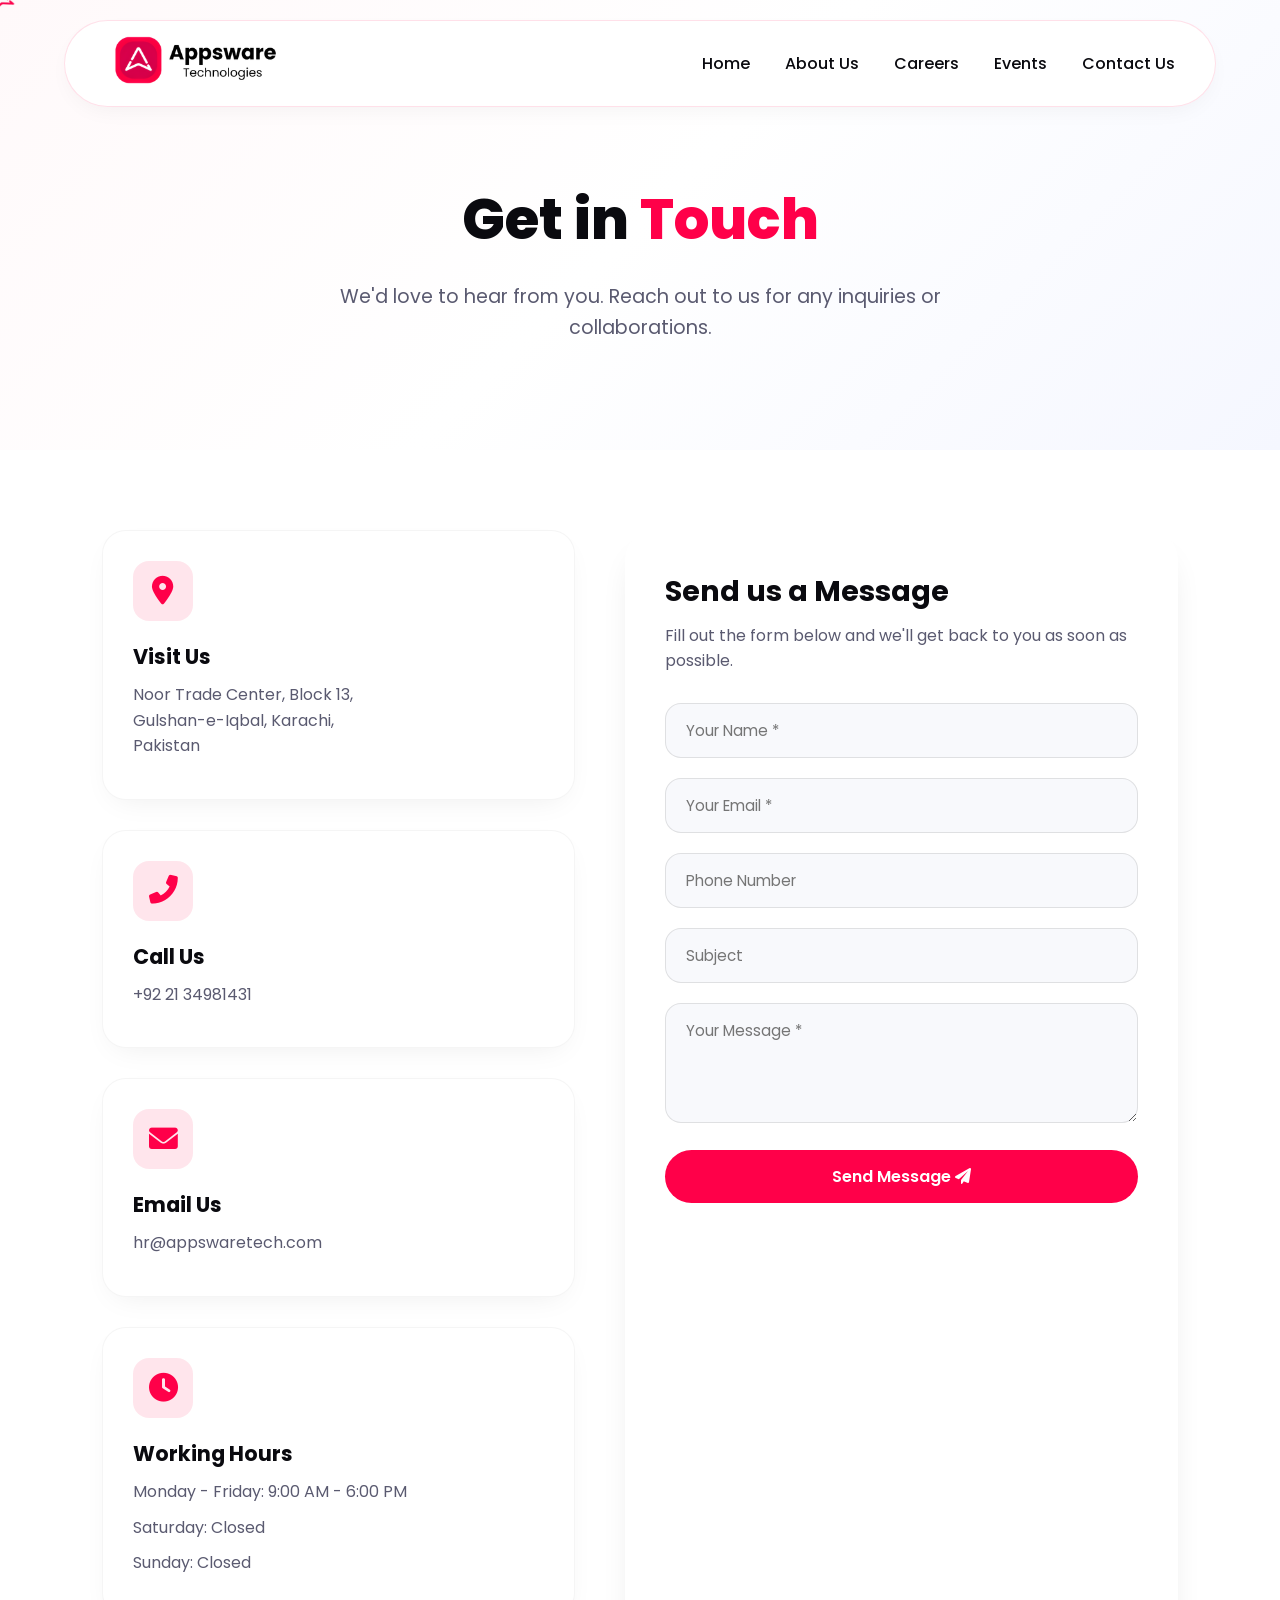
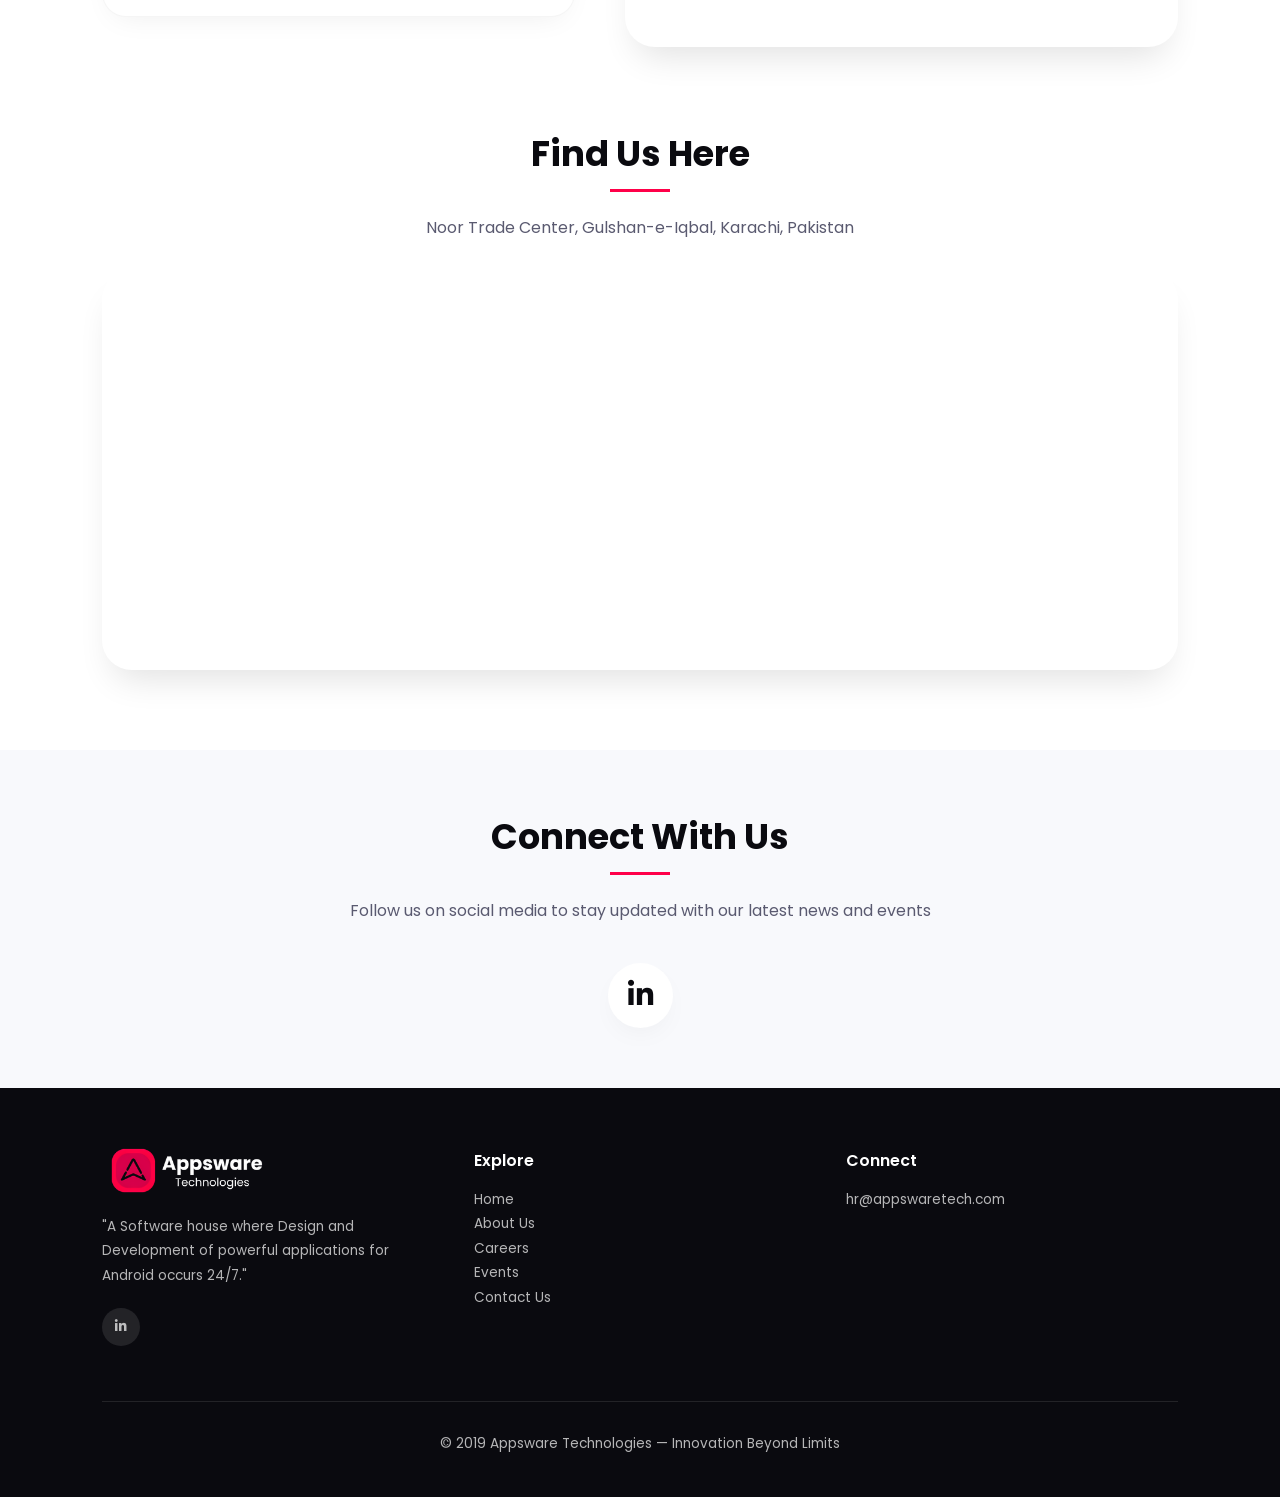
<file: contact.html>
<!DOCTYPE html>
<html lang="en">
<head>
  <meta charset="UTF-8">
  <meta name="viewport" content="width=device-width, initial-scale=1.0, viewport-fit=cover">
  <title>Appsware Technologies | Contact Us</title>
  
  <!-- ========== FAVICON SETUP - ASSETS FOLDER ========== -->
  <link rel="icon" type="image/png" sizes="32x32" href="/appsware/assets/favicon.png">
  <link rel="icon" type="image/png" sizes="16x16" href="/appsware/assets/favicon.png">
  <link rel="apple-touch-icon" sizes="180x180" href="/appsware/assets/favicon.png">
  <link rel="shortcut icon" type="image/png" href="/appsware/assets/favicon.png">
  
  <!-- Google Fonts - Poppins Primary -->
  <link href="https://fonts.googleapis.com/css2?family=Poppins:wght@300;400;500;600;700;800;900&display=swap" rel="stylesheet">
  
  <!-- Font Awesome 6 -->
  <link rel="stylesheet" href="https://cdnjs.cloudflare.com/ajax/libs/font-awesome/6.0.0-beta3/css/all.min.css">
  
  <style>
    :root {
      --primary: #FF0049;
      --dark: #0A0A0F;
      --gray-bg: #F8F9FC;
      --card-white: #FFFFFF;
      --text-dark: #1A1A2E;
      --text-muted: #5A5A70;
      --shadow-sm: 0 10px 30px -12px rgba(0, 0, 0, 0.08);
      --shadow-md: 0 20px 35px -12px rgba(0, 0, 0, 0.12);
      --shadow-hover: 0 30px 40px -16px rgba(255, 0, 73, 0.15);
      --transition: all 0.35s cubic-bezier(0.2, 0.9, 0.4, 1.1);
    }

    /* Hide default cursor globally on desktop only */
    @media (hover: hover) and (pointer: fine) and (min-width: 1025px) {
      body, a, button {
        cursor: none !important;
      }
    }

    /* Custom Cursor Styling */
    .appsware-cursor {
      width: 32px;
      height: 32px;
      background-image: url('/appsware/assets/cursor.jpg');
      background-size: contain;
      background-repeat: no-repeat;
      position: fixed;
      pointer-events: none;
      z-index: 9999;
      transform: translate(-50%, -50%);
      transition: transform 0.1s ease-out;
    }

    .appsware-cursor.clicking {
      transform: translate(-50%, -50%) scale(0.8);
    }

    * {
      margin: 0;
      padding: 0;
      box-sizing: border-box;
    }

    body {
      font-family: 'Poppins', sans-serif;
      background: #FFFFFF;
      color: var(--text-dark);
      overflow-x: hidden;
      scroll-behavior: smooth;
    }

    h1, h2, h3, h4, h5, h6, p, a, span, div, button, li, .footer p, .footer a, .page-header p {
      font-family: 'Poppins', sans-serif;
    }

    /* ========== NAVBAR - SCALES FOR ALL DISPLAY SIZES ========== */
    .navbar {
      position: fixed;
      top: 20px;
      left: 50%;
      transform: translateX(-50%);
      width: 90%;
      max-width: 1400px;
      display: flex;
      justify-content: space-between;
      align-items: center;
      padding: 15px 40px;
      background: rgba(255, 255, 255, 0.96);
      backdrop-filter: blur(12px);
      border-radius: 80px;
      box-shadow: 0 8px 25px -8px rgba(0, 0, 0, 0.06);
      z-index: 1000;
      border: 1px solid rgba(255, 0, 73, 0.12);
      transition: var(--transition);
    }

    .navbar.scrolled {
      top: 0;
      width: 100%;
      max-width: 100%;
      border-radius: 0px;
      padding: 12px 5%;
      background: rgba(255, 255, 255, 0.98);
      box-shadow: 0 5px 20px rgba(0, 0, 0, 0.08);
    }

    .logo-link {
      display: flex;
      align-items: center;
      text-decoration: none;
      flex-shrink: 0;
    }

    .logo img {
      height: 48px;
      width: auto;
      object-fit: contain;
    }

    .nav-links {
      display: flex;
      gap: 35px;
      align-items: center;
    }

    .nav-links a {
      text-decoration: none;
      color: var(--dark);
      font-weight: 500;
      font-size: 1rem;
      transition: var(--transition);
      position: relative;
      white-space: nowrap;
    }

    .nav-links a::after {
      content: '';
      position: absolute;
      bottom: -6px;
      left: 0;
      width: 0;
      height: 2px;
      background: var(--primary);
      transition: width 0.3s ease;
    }

    .nav-links a:hover {
      color: var(--primary);
    }

    .nav-links a:hover::after {
      width: 100%;
    }

    .hamburger {
      display: none;
      flex-direction: column;
      cursor: pointer;
      gap: 6px;
      z-index: 1001;
      flex-shrink: 0;
    }

    .hamburger span {
      width: 28px;
      height: 3px;
      background: var(--dark);
      transition: var(--transition);
      border-radius: 3px;
    }

    .hamburger.active span:nth-child(1) {
      transform: rotate(45deg) translate(5px, 5px);
    }

    .hamburger.active span:nth-child(2) {
      opacity: 0;
    }

    .hamburger.active span:nth-child(3) {
      transform: rotate(-45deg) translate(7px, -6px);
    }

    .mobile-nav {
      position: fixed;
      top: 0;
      right: -100%;
      width: 70%;
      max-width: 280px;
      height: 100vh;
      background: white;
      box-shadow: -5px 0 30px rgba(0, 0, 0, 0.1);
      z-index: 999;
      padding: 100px 30px 30px;
      transition: right 0.4s ease;
      display: flex;
      flex-direction: column;
      gap: 20px;
    }

    .mobile-nav.active {
      right: 0;
    }

    .mobile-nav a {
      text-decoration: none;
      color: var(--dark);
      font-size: 1.1rem;
      font-weight: 500;
      padding: 10px 0;
      transition: var(--transition);
      border-bottom: 1px solid rgba(0, 0, 0, 0.05);
    }

    .mobile-nav a:hover {
      color: var(--primary);
      padding-left: 10px;
    }

    .overlay {
      position: fixed;
      top: 0;
      left: 0;
      width: 100%;
      height: 100%;
      background: rgba(0, 0, 0, 0.5);
      z-index: 998;
      opacity: 0;
      visibility: hidden;
      transition: var(--transition);
    }

    .overlay.active {
      opacity: 1;
      visibility: visible;
    }

    /* NAVBAR SCALING FOR ALL SCREEN SIZES */
    
    /* 4K+ Screens (36 inch and above) */
    @media (min-width: 2560px) {
      .navbar {
        max-width: 2200px;
        padding: 28px 70px;
        border-radius: 100px;
        top: 30px;
      }
      .navbar.scrolled {
        padding: 20px 5%;
      }
      .logo img {
        height: 75px;
      }
      .nav-links {
        gap: 65px;
      }
      .nav-links a {
        font-size: 1.5rem;
      }
    }

    /* Large Desktop (27-36 inch) */
    @media (min-width: 1920px) and (max-width: 2559px) {
      .navbar {
        max-width: 1900px;
        padding: 24px 60px;
        border-radius: 95px;
        top: 28px;
      }
      .navbar.scrolled {
        padding: 18px 5%;
      }
      .logo img {
        height: 65px;
      }
      .nav-links {
        gap: 55px;
      }
      .nav-links a {
        font-size: 1.3rem;
      }
    }

    /* Desktop (20-27 inch) */
    @media (min-width: 1600px) and (max-width: 1919px) {
      .navbar {
        max-width: 1700px;
        padding: 20px 50px;
        border-radius: 90px;
        top: 25px;
      }
      .navbar.scrolled {
        padding: 16px 5%;
      }
      .logo img {
        height: 58px;
      }
      .nav-links {
        gap: 45px;
      }
      .nav-links a {
        font-size: 1.2rem;
      }
    }

    /* Standard Desktop/Laptop (15-20 inch) */
    @media (min-width: 1200px) and (max-width: 1599px) {
      .navbar {
        max-width: 1400px;
        padding: 15px 40px;
        border-radius: 80px;
        top: 20px;
      }
      .navbar.scrolled {
        padding: 12px 5%;
      }
      .logo img {
        height: 48px;
      }
      .nav-links {
        gap: 35px;
      }
      .nav-links a {
        font-size: 1rem;
      }
    }

    /* Small Desktop/Laptop (13-15 inch) */
    @media (min-width: 993px) and (max-width: 1199px) {
      .navbar {
        width: 93%;
        max-width: 1100px;
        padding: 13px 32px;
        border-radius: 70px;
        top: 18px;
      }
      .navbar.scrolled {
        padding: 10px 5%;
      }
      .logo img {
        height: 40px;
      }
      .nav-links {
        gap: 25px;
      }
      .nav-links a {
        font-size: 0.95rem;
      }
    }

    /* Tablets */
    @media (max-width: 992px) {
      .navbar {
        width: 95%;
        padding: 14px 28px;
        top: 15px;
        border-radius: 60px;
      }
      .navbar.scrolled {
        border-radius: 0px;
        padding: 12px 5%;
      }
      .nav-links {
        display: none;
      }
      .hamburger {
        display: flex;
      }
      .logo img {
        height: 40px;
      }
    }

    /* Large Phones */
    @media (max-width: 768px) {
      .navbar {
        width: 96%;
        padding: 12px 22px;
        top: 12px;
        border-radius: 50px;
      }
      .navbar.scrolled {
        padding: 10px 5%;
      }
      .logo img {
        height: 36px;
      }
      .hamburger span {
        width: 26px;
        height: 2.5px;
      }
    }

    /* Small Phones */
    @media (max-width: 480px) {
      .navbar {
        width: 97%;
        padding: 10px 18px;
        top: 10px;
        border-radius: 40px;
      }
      .navbar.scrolled {
        padding: 8px 5%;
        border-radius: 0px;
      }
      .logo img {
        height: 30px;
      }
      .hamburger span {
        width: 22px;
        height: 2px;
      }
      .mobile-nav {
        width: 80%;
        max-width: 250px;
        padding: 90px 20px 20px;
      }
      .mobile-nav a {
        font-size: 1rem;
      }
    }

    /* ========== PAGE HEADER ========== */
    .page-header {
      min-height: 50vh;
      display: flex;
      align-items: center;
      justify-content: center;
      text-align: center;
      padding: 150px 8% 80px;
      background: linear-gradient(135deg, #FFF9FA 0%, #FFFFFF 50%, #F5F7FF 100%);
    }

    .page-header h1 {
      font-size: clamp(2rem, 5vw, 3.5rem);
      font-weight: 800;
      color: var(--dark);
      margin-bottom: 20px;
    }

    .page-header h1 span {
      color: var(--primary);
    }

    .page-header p {
      font-size: clamp(1rem, 2.5vw, 1.2rem);
      color: var(--text-muted);
      max-width: 700px;
      margin: 0 auto;
      line-height: 1.6;
    }

    @media (max-width: 992px) {
      .page-header {
        padding: 130px 5% 60px;
      }
    }

    @media (max-width: 768px) {
      .page-header {
        padding: 160px 5% 50px;
      }
      .page-header h1 {
        font-size: 1.8rem;
      }
    }

    @media (max-width: 480px) {
      .page-header {
        padding: 180px 5% 40px;
      }
      .page-header h1 {
        font-size: 1.6rem;
      }
    }

    /* ========== CONTACT SECTION ========== */
    .contact-section {
      padding: 80px 8%;
    }

    .contact-container {
      max-width: 1300px;
      margin: 0 auto;
      display: flex;
      gap: 50px;
      flex-wrap: wrap;
    }

    /* Contact Info Cards */
    .contact-info {
      flex: 1;
      min-width: 300px;
    }

    .info-card {
      background: var(--card-white);
      border-radius: 24px;
      padding: 30px;
      margin-bottom: 30px;
      box-shadow: var(--shadow-sm);
      transition: var(--transition);
      border: 1px solid rgba(0, 0, 0, 0.04);
    }

    .info-card:hover {
      transform: translateY(-5px);
      box-shadow: var(--shadow-hover);
      border-color: var(--primary);
    }

    .info-icon {
      width: 60px;
      height: 60px;
      background: rgba(255, 0, 73, 0.1);
      border-radius: 16px;
      display: flex;
      align-items: center;
      justify-content: center;
      margin-bottom: 20px;
    }

    .info-icon i {
      font-size: 1.8rem;
      color: var(--primary);
    }

    .info-card h3 {
      font-size: 1.3rem;
      font-weight: 700;
      margin-bottom: 10px;
      color: var(--dark);
    }

    .info-card p {
      color: var(--text-muted);
      line-height: 1.6;
      margin-bottom: 10px;
    }

    .info-card a {
      color: var(--text-muted);
      text-decoration: none;
      transition: var(--transition);
    }

    .info-card a:hover {
      color: var(--primary);
    }

    /* Contact Form */
    .contact-form-wrapper {
      flex: 1;
      min-width: 300px;
      background: var(--card-white);
      border-radius: 30px;
      padding: 40px;
      box-shadow: var(--shadow-md);
    }

    .contact-form-wrapper h2 {
      font-size: 1.8rem;
      font-weight: 700;
      color: var(--dark);
      margin-bottom: 10px;
    }

    .contact-form-wrapper p {
      color: var(--text-muted);
      margin-bottom: 30px;
    }

    .form-group {
      margin-bottom: 20px;
    }

    .form-group input,
    .form-group textarea {
      width: 100%;
      padding: 15px 20px;
      border: 1px solid rgba(0, 0, 0, 0.1);
      border-radius: 16px;
      font-family: 'Poppins', sans-serif;
      font-size: 0.95rem;
      transition: var(--transition);
      background: var(--gray-bg);
    }

    .form-group input:focus,
    .form-group textarea:focus {
      outline: none;
      border-color: var(--primary);
      box-shadow: 0 0 0 3px rgba(255, 0, 73, 0.1);
    }

    .form-group textarea {
      resize: vertical;
      min-height: 120px;
    }

    .submit-btn {
      background: var(--primary);
      color: white;
      border: none;
      padding: 14px 30px;
      border-radius: 40px;
      font-size: 1rem;
      font-weight: 600;
      cursor: pointer;
      transition: var(--transition);
      width: 100%;
    }

    .submit-btn:hover {
      background: color-mix(in srgb, var(--primary) 80%, black);
      transform: translateY(-2px);
    }

    @media (max-width: 992px) {
      .contact-section {
        padding: 60px 5%;
      }
      .contact-container {
        flex-direction: column;
      }
      .contact-form-wrapper {
        padding: 30px;
      }
    }

    @media (max-width: 768px) {
      .contact-form-wrapper {
        padding: 25px;
      }
      .info-card {
        padding: 20px;
      }
    }

    @media (max-width: 480px) {
      .contact-form-wrapper {
        padding: 20px;
      }
      .info-card {
        padding: 18px;
      }
      .info-icon {
        width: 50px;
        height: 50px;
      }
      .info-icon i {
        font-size: 1.5rem;
      }
      .info-card h3 {
        font-size: 1.2rem;
      }
    }

    /* ========== GOOGLE MAP SECTION ========== */
    .map-section {
      padding: 0 8% 80px;
    }

    .map-container {
      max-width: 1300px;
      margin: 0 auto;
      border-radius: 30px;
      overflow: hidden;
      box-shadow: var(--shadow-md);
    }

    .map-container iframe {
      width: 100%;
      height: 400px;
      border: none;
      display: block;
    }

    .map-header {
      text-align: center;
      margin-bottom: 30px;
    }

    .map-header h2 {
      font-size: clamp(1.6rem, 4vw, 2.2rem);
      font-weight: 700;
      color: var(--dark);
      margin-bottom: 15px;
      position: relative;
      display: inline-block;
    }

    .map-header h2::after {
      content: '';
      position: absolute;
      bottom: -12px;
      left: 50%;
      transform: translateX(-50%);
      width: 60px;
      height: 3px;
      background: var(--primary);
    }

    .map-header p {
      color: var(--text-muted);
      margin-top: 20px;
    }

    @media (max-width: 992px) {
      .map-section {
        padding: 0 5% 60px;
      }
    }

    @media (max-width: 768px) {
      .map-container iframe {
        height: 300px;
      }
    }

    @media (max-width: 480px) {
      .map-container iframe {
        height: 250px;
      }
    }

    /* ========== SOCIAL MEDIA SECTION ========== */
    .social-section {
      padding: 60px 8%;
      background: var(--gray-bg);
      text-align: center;
    }

    .social-container {
      max-width: 800px;
      margin: 0 auto;
    }

    .social-container h2 {
      font-size: clamp(1.6rem, 4vw, 2.2rem);
      font-weight: 700;
      color: var(--dark);
      margin-bottom: 15px;
      position: relative;
      display: inline-block;
    }

    .social-container h2::after {
      content: '';
      position: absolute;
      bottom: -12px;
      left: 50%;
      transform: translateX(-50%);
      width: 60px;
      height: 3px;
      background: var(--primary);
    }

    .social-container p {
      color: var(--text-muted);
      margin: 20px 0 40px;
    }

    .social-icons {
      display: flex;
      justify-content: center;
      gap: 25px;
      flex-wrap: wrap;
    }

    .social-icon {
      width: 65px;
      height: 65px;
      background: white;
      border-radius: 50%;
      display: flex;
      align-items: center;
      justify-content: center;
      transition: var(--transition);
      box-shadow: var(--shadow-sm);
      text-decoration: none;
    }

    .social-icon i {
      font-size: 1.8rem;
      color: var(--dark);
      transition: var(--transition);
    }

    .social-icon:hover {
      background: var(--primary);
      transform: translateY(-5px);
    }

    .social-icon:hover i {
      color: white;
    }

    @media (max-width: 992px) {
      .social-section {
        padding: 50px 5%;
      }
    }

    @media (max-width: 768px) {
      .social-icon {
        width: 55px;
        height: 55px;
      }
      .social-icon i {
        font-size: 1.5rem;
      }
    }

    @media (max-width: 480px) {
      .social-icon {
        width: 48px;
        height: 48px;
      }
      .social-icon i {
        font-size: 1.3rem;
      }
      .social-icons {
        gap: 15px;
      }
    }

    /* ========== FOOTER ========== */
    .footer {
      background: var(--dark);
      color: #FFFFFF;
      padding: 60px 8% 40px;
      display: flex;
      justify-content: space-between;
      flex-wrap: wrap;
      gap: 40px;
    }

    .footer-col {
      flex: 1;
      min-width: 160px;
    }

    .footer-logo img {
      height: 45px;
      width: auto;
      margin-bottom: 15px;
    }

    .footer-logo p {
      color: rgba(255, 255, 255, 0.7);
      font-size: 0.85rem;
      line-height: 1.6;
      margin-bottom: 20px;
    }

    .social-links {
      display: flex;
      gap: 12px;
      margin-top: 20px;
    }

    .social-links a {
      display: flex;
      align-items: center;
      justify-content: center;
      width: 38px;
      height: 38px;
      background: rgba(255, 255, 255, 0.1);
      border-radius: 50%;
      color: white;
      font-size: 1.1rem;
      transition: var(--transition);
    }

    .social-links a:hover {
      background: var(--primary);
      transform: translateY(-3px);
    }

    .footer h4 {
      font-size: 1rem;
      margin-bottom: 15px;
      font-weight: 600;
      color: white;
    }

    .footer p, .footer a {
      color: rgba(255, 255, 255, 0.7);
      text-decoration: none;
      font-size: 0.85rem;
      line-height: 1.8;
      transition: var(--transition);
    }

    .footer a:hover {
      color: var(--primary);
      padding-left: 5px;
    }

    .footer-bottom {
      text-align: center;
      padding-top: 30px;
      margin-top: 15px;
      border-top: 1px solid rgba(255, 255, 255, 0.1);
      font-size: 0.8rem;
      color: rgba(255, 255, 255, 0.5);
      width: 100%;
    }

    @media (max-width: 992px) {
      .footer {
        flex-direction: column;
        text-align: center;
        padding: 40px 5% 30px;
      }
      .social-links {
        justify-content: center;
      }
    }

    /* Animation Classes */
    .fade-up {
      opacity: 0;
      transform: translateY(30px);
      transition: opacity 0.6s ease, transform 0.6s ease;
    }

    .fade-up.visible {
      opacity: 1;
      transform: translateY(0);
    }
  </style>
</head>
<body>

  <div class="appsware-cursor" style="display: none;"></div>

  <nav class="navbar">
    <a href="index.html" class="logo-link">
      <div class="logo">
        <img src="/appsware/assets/Appsware Technologies.jpg" alt="Appsware Logo">
      </div>
    </a>
    <div class="nav-links">
      <a href="index.html">Home</a>
      <a href="about.html">About Us</a>
      <a href="careers.html">Careers</a>
      <a href="events.html">Events</a>
      <a href="contact.html">Contact Us</a>
    </div>
    <div class="hamburger" id="hamburger">
      <span></span>
      <span></span>
      <span></span>
    </div>
  </nav>

  <div class="mobile-nav" id="mobileNav">
    <a href="index.html">Home</a>
    <a href="about.html">About Us</a>
    <a href="careers.html">Careers</a>
    <a href="events.html">Events</a>
    <a href="contact.html">Contact Us</a>
  </div>
  <div class="overlay" id="overlay"></div>

  <section class="page-header fade-up">
    <div>
      <h1>Get in <span>Touch</span></h1>
      <p>We'd love to hear from you. Reach out to us for any inquiries or collaborations.</p>
    </div>
  </section>

  <!-- CONTACT SECTION -->
  <section class="contact-section fade-up">
    <div class="contact-container">
      <!-- Contact Info Cards -->
      <div class="contact-info">
        <div class="info-card">
          <div class="info-icon"><i class="fas fa-map-marker-alt"></i></div>
          <h3>Visit Us</h3>
          <p>Noor Trade Center, Block 13,<br>Gulshan-e-Iqbal, Karachi,<br>Pakistan</p>
        </div>
        <div class="info-card">
          <div class="info-icon"><i class="fas fa-phone-alt"></i></div>
          <h3>Call Us</h3>
          <p><a href="tel:+92 21 34981431">+92 21 34981431</a></p>
        </div>
        <div class="info-card">
          <div class="info-icon"><i class="fas fa-envelope"></i></div>
          <h3>Email Us</h3>
          <p><a href="mailto:hr@appswaretech.com">hr@appswaretech.com</a></p>
        </div>
        <div class="info-card">
          <div class="info-icon"><i class="fas fa-clock"></i></div>
          <h3>Working Hours</h3>
          <p>Monday - Friday: 9:00 AM - 6:00 PM</p>
          <p>Saturday: Closed</p>
          <p>Sunday: Closed</p>
        </div>
      </div>

      <!-- Contact Form -->
      <div class="contact-form-wrapper">
        <h2>Send us a Message</h2>
        <p>Fill out the form below and we'll get back to you as soon as possible.</p>
        <form id="contactForm">
          <div class="form-group">
            <input type="text" placeholder="Your Name *" required>
          </div>
          <div class="form-group">
            <input type="email" placeholder="Your Email *" required>
          </div>
          <div class="form-group">
            <input type="tel" placeholder="Phone Number">
          </div>
          <div class="form-group">
            <input type="text" placeholder="Subject">
          </div>
          <div class="form-group">
            <textarea placeholder="Your Message *" required></textarea>
          </div>
          <button type="submit" class="submit-btn">Send Message <i class="fas fa-paper-plane"></i></button>
        </form>
      </div>
    </div>
  </section>

  <!-- GOOGLE MAP SECTION -->
  <section class="map-section fade-up">
    <div class="map-header">
      <h2>Find Us Here</h2>
      <p>Noor Trade Center, Gulshan-e-Iqbal, Karachi, Pakistan</p>
    </div>
    <div class="map-container">
      <iframe src="https://www.google.com/maps/embed?pb=!1m18!1m12!1m3!1d619.5171705584714!2d67.07768224145809!3d24.904698855429395!2m3!1f0!2f0!3f0!3m2!1i1024!2i768!4f13.1!3m3!1m2!1s0x3eb33fadfdccdc75%3A0xfc8311f4dda01efa!2sNoor%20Trade%20Centre!5e0!3m2!1sen!2s!4v1776959669007!5m2!1sen!2s" width="600" height="450" style="border:0;" allowfullscreen="" loading="lazy" referrerpolicy="no-referrer-when-downgrade"></iframe>
    </div>
  </section>

  <!-- SOCIAL MEDIA SECTION -->
  <section class="social-section fade-up">
    <div class="social-container">
      <h2>Connect With Us</h2>
      <p>Follow us on social media to stay updated with our latest news and events</p>
      <div class="social-icons">
        <a href="https://www.linkedin.com/company/appswaretechnologies/" target="_blank" class="social-icon">
          <i class="fab fa-linkedin-in"></i>
        </a>
      </div>
    </div>
  </section>

  <!-- FOOTER -->
  <footer class="footer">
    <div class="footer-col">
      <div class="footer-logo">
        <img src="/appsware/assets/footer logo.png" alt="Appsware Logo">
        <p>"A Software house where Design and Development of powerful applications for Android occurs 24/7."</p>
      </div>
      <div class="social-links">
        <a href="https://www.linkedin.com/company/appswaretechnologies/" target="_blank"><i class="fab fa-linkedin-in"></i></a>
      </div>
    </div>
    <div class="footer-col">
      <h4>Explore</h4>
      <p><a href="index.html">Home</a></p>
      <p><a href="about.html">About Us</a></p>
      <p><a href="careers.html">Careers</a></p>
      <p><a href="events.html">Events</a></p>
      <p><a href="contact.html">Contact Us</a></p>
    </div>
    <div class="footer-col">
      <h4>Connect</h4>
      <p>hr@appswaretech.com</p>
    </div>
    <div class="footer-bottom">
      <p>© 2019 Appsware Technologies — Innovation Beyond Limits</p>
    </div>
  </footer>

  <script>
    // Show/hide custom cursor based on device
    const cursor = document.querySelector('.appsware-cursor');
    if (window.matchMedia('(hover: hover) and (pointer: fine)').matches && window.innerWidth > 992) {
      if (cursor) cursor.style.display = 'block';
    } else {
      if (cursor) cursor.style.display = 'none';
    }

    // Navbar scroll effect
    window.addEventListener('scroll', function() {
      const navbar = document.querySelector('.navbar');
      if (window.scrollY > 50) navbar.classList.add('scrolled');
      else navbar.classList.remove('scrolled');
    });

    // Hamburger Menu
    const hamburger = document.getElementById('hamburger');
    const mobileNav = document.getElementById('mobileNav');
    const overlay = document.getElementById('overlay');

    function toggleMenu() {
      hamburger.classList.toggle('active');
      mobileNav.classList.toggle('active');
      overlay.classList.toggle('active');
      document.body.style.overflow = mobileNav.classList.contains('active') ? 'hidden' : '';
    }

    hamburger.addEventListener('click', toggleMenu);
    overlay.addEventListener('click', toggleMenu);
    document.querySelectorAll('.mobile-nav a').forEach(link => link.addEventListener('click', toggleMenu));

    // Fade-up animation
    const fadeElements = document.querySelectorAll('.fade-up');
    const fadeObserver = new IntersectionObserver((entries) => {
      entries.forEach(entry => {
        if (entry.isIntersecting) entry.target.classList.add('visible');
      });
    }, { threshold: 0.1, rootMargin: '0px 0px -50px 0px' });
    fadeElements.forEach(element => fadeObserver.observe(element));

    // Form Submission Alert
    const contactForm = document.getElementById('contactForm');
    if (contactForm) {
      contactForm.addEventListener('submit', function(e) {
        e.preventDefault();
        alert('Thank you for your message! We will get back to you soon.');
        contactForm.reset();
      });
    }

    // Custom Cursor Movement
    if (window.matchMedia('(hover: hover) and (pointer: fine)').matches && window.innerWidth > 992 && cursor) {
      document.addEventListener('mousemove', (e) => {
        cursor.style.left = e.clientX + 'px';
        cursor.style.top = e.clientY + 'px';
      });
      document.addEventListener('mousedown', () => cursor.classList.add('clicking'));
      document.addEventListener('mouseup', () => cursor.classList.remove('clicking'));
    }
  </script>
</body>
</html>
</file>
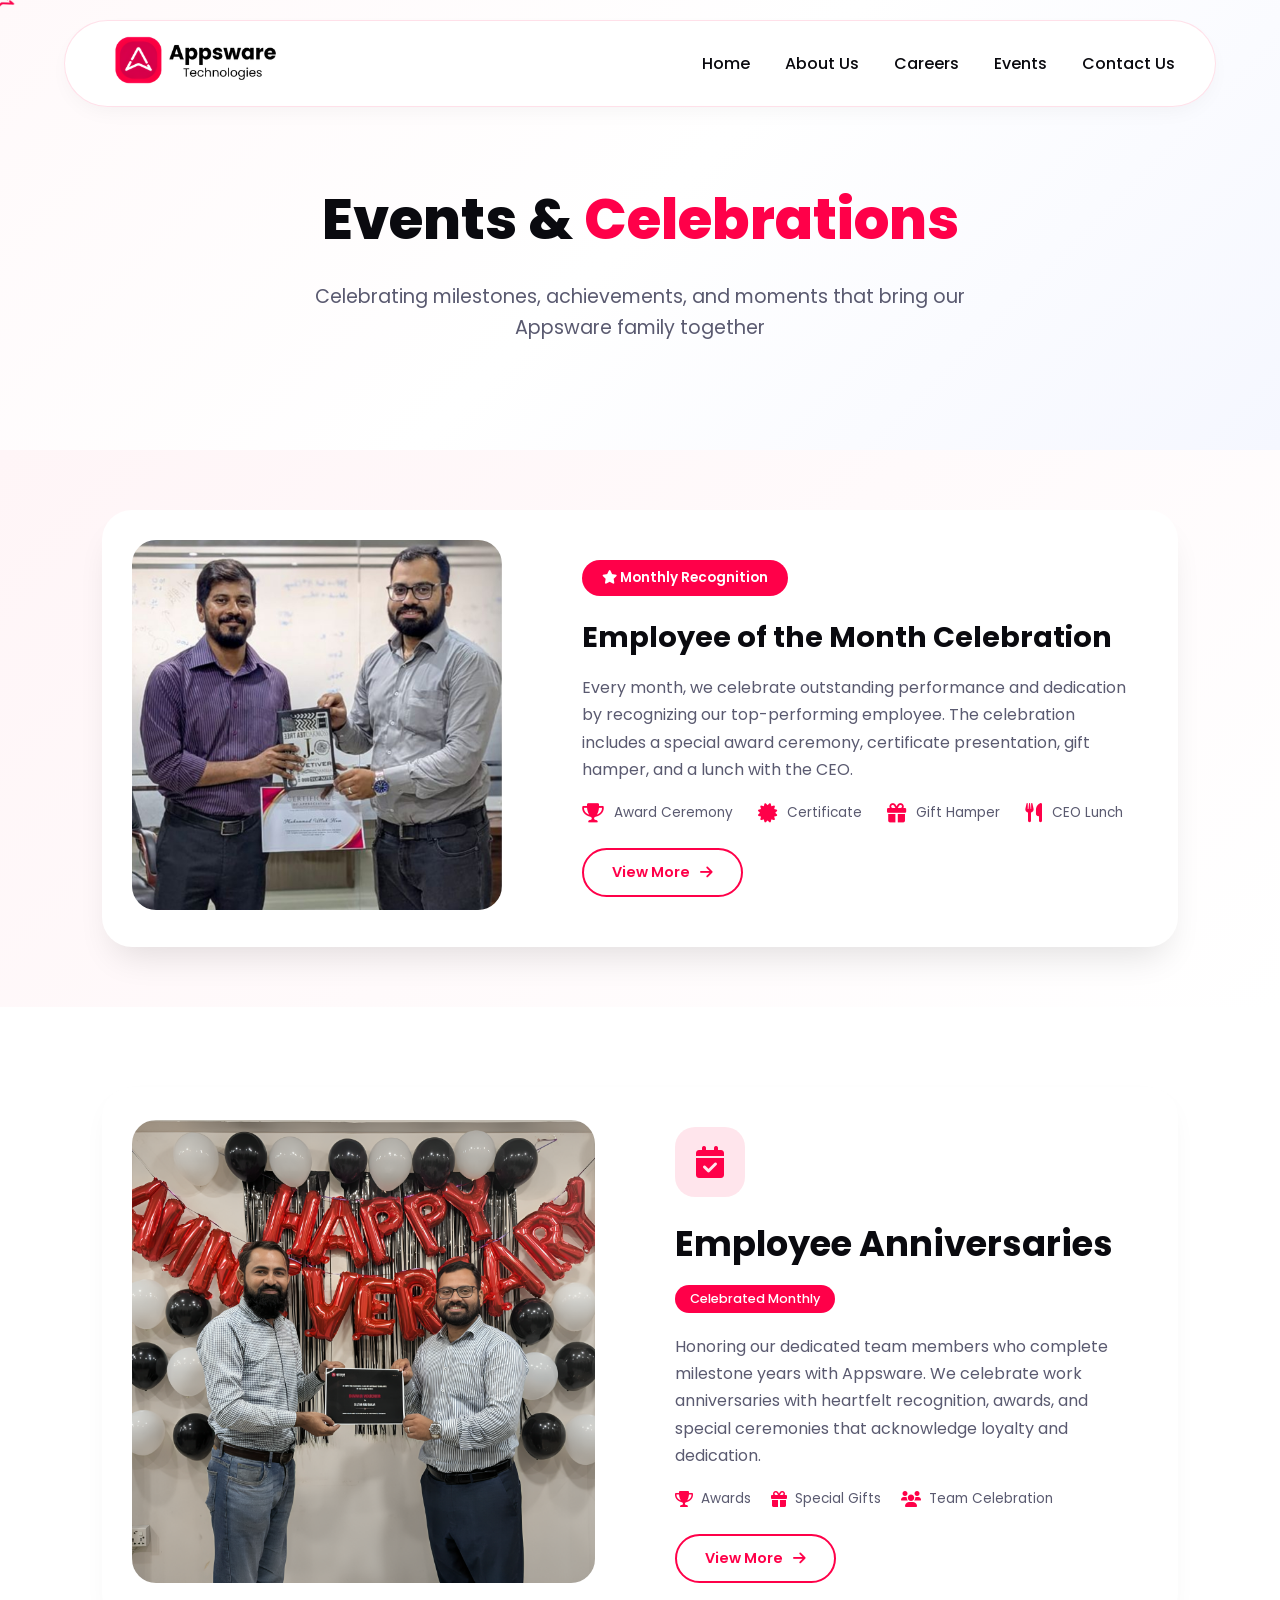
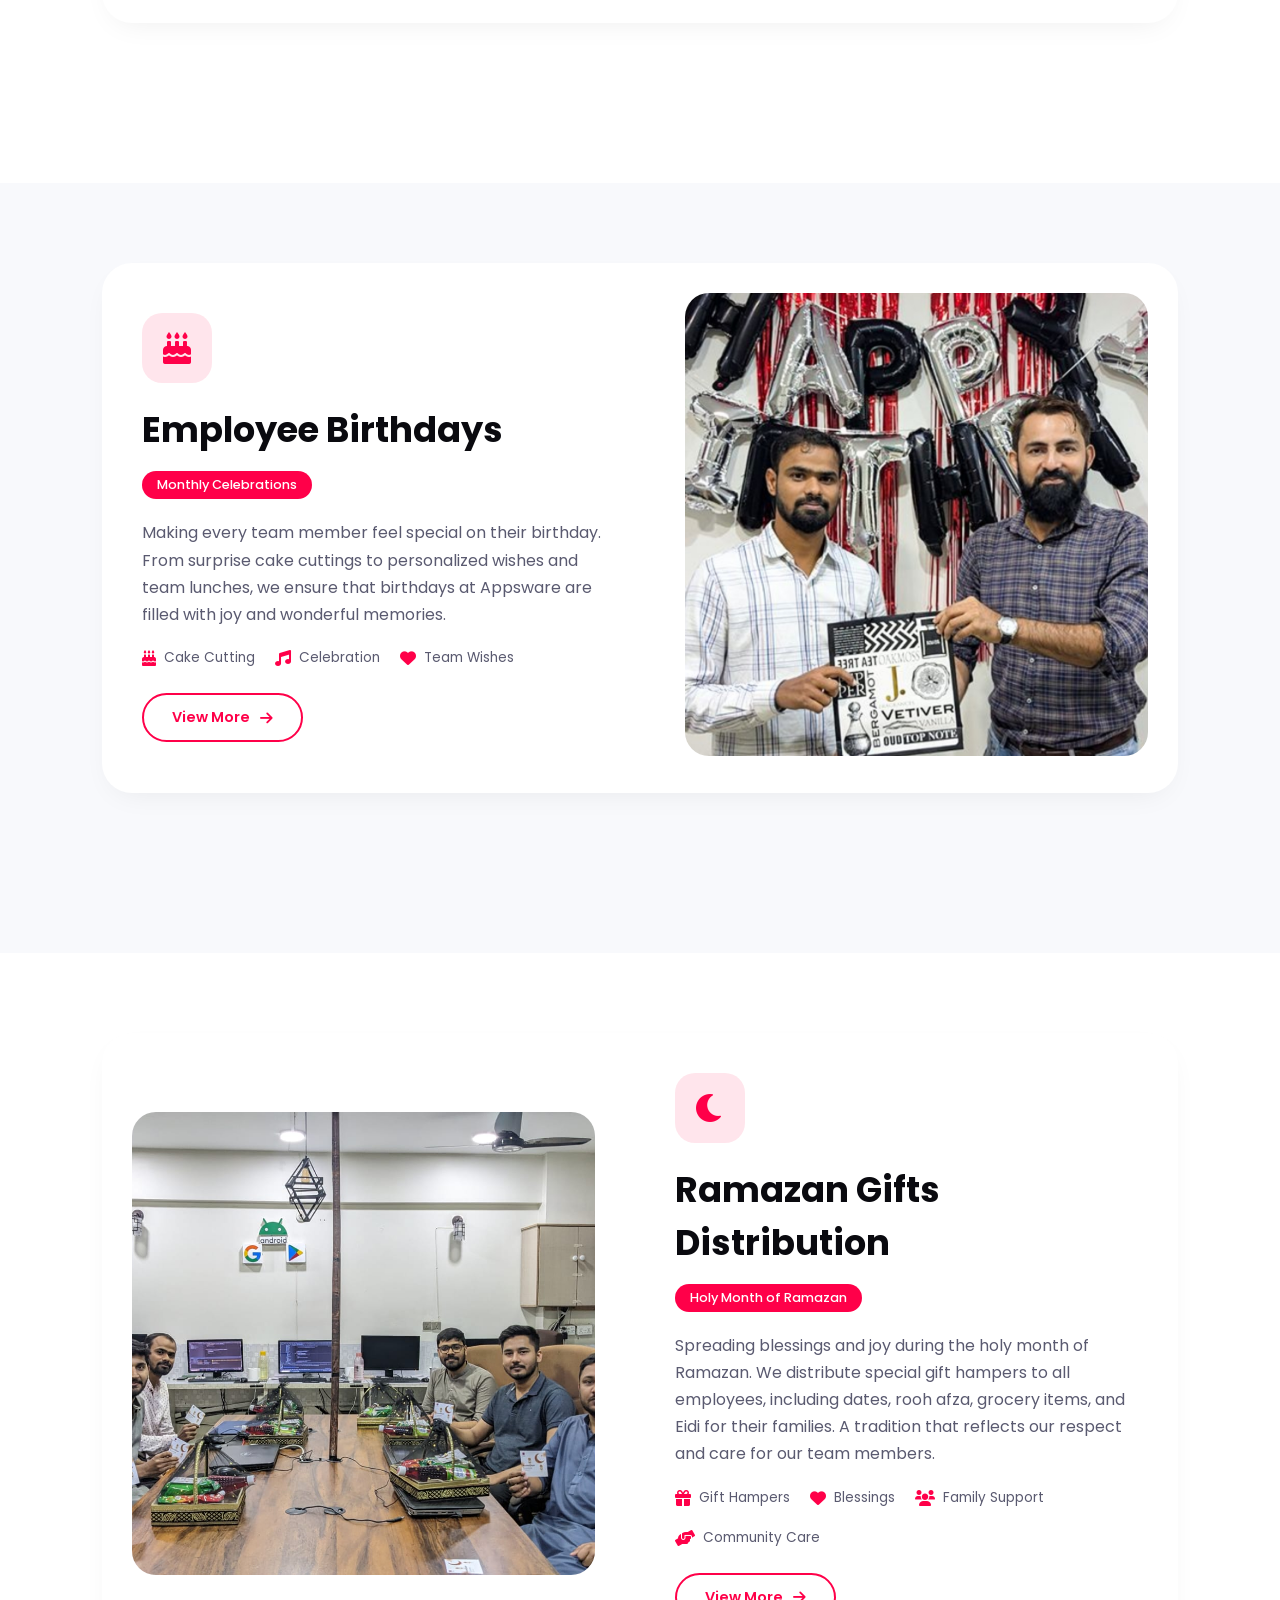
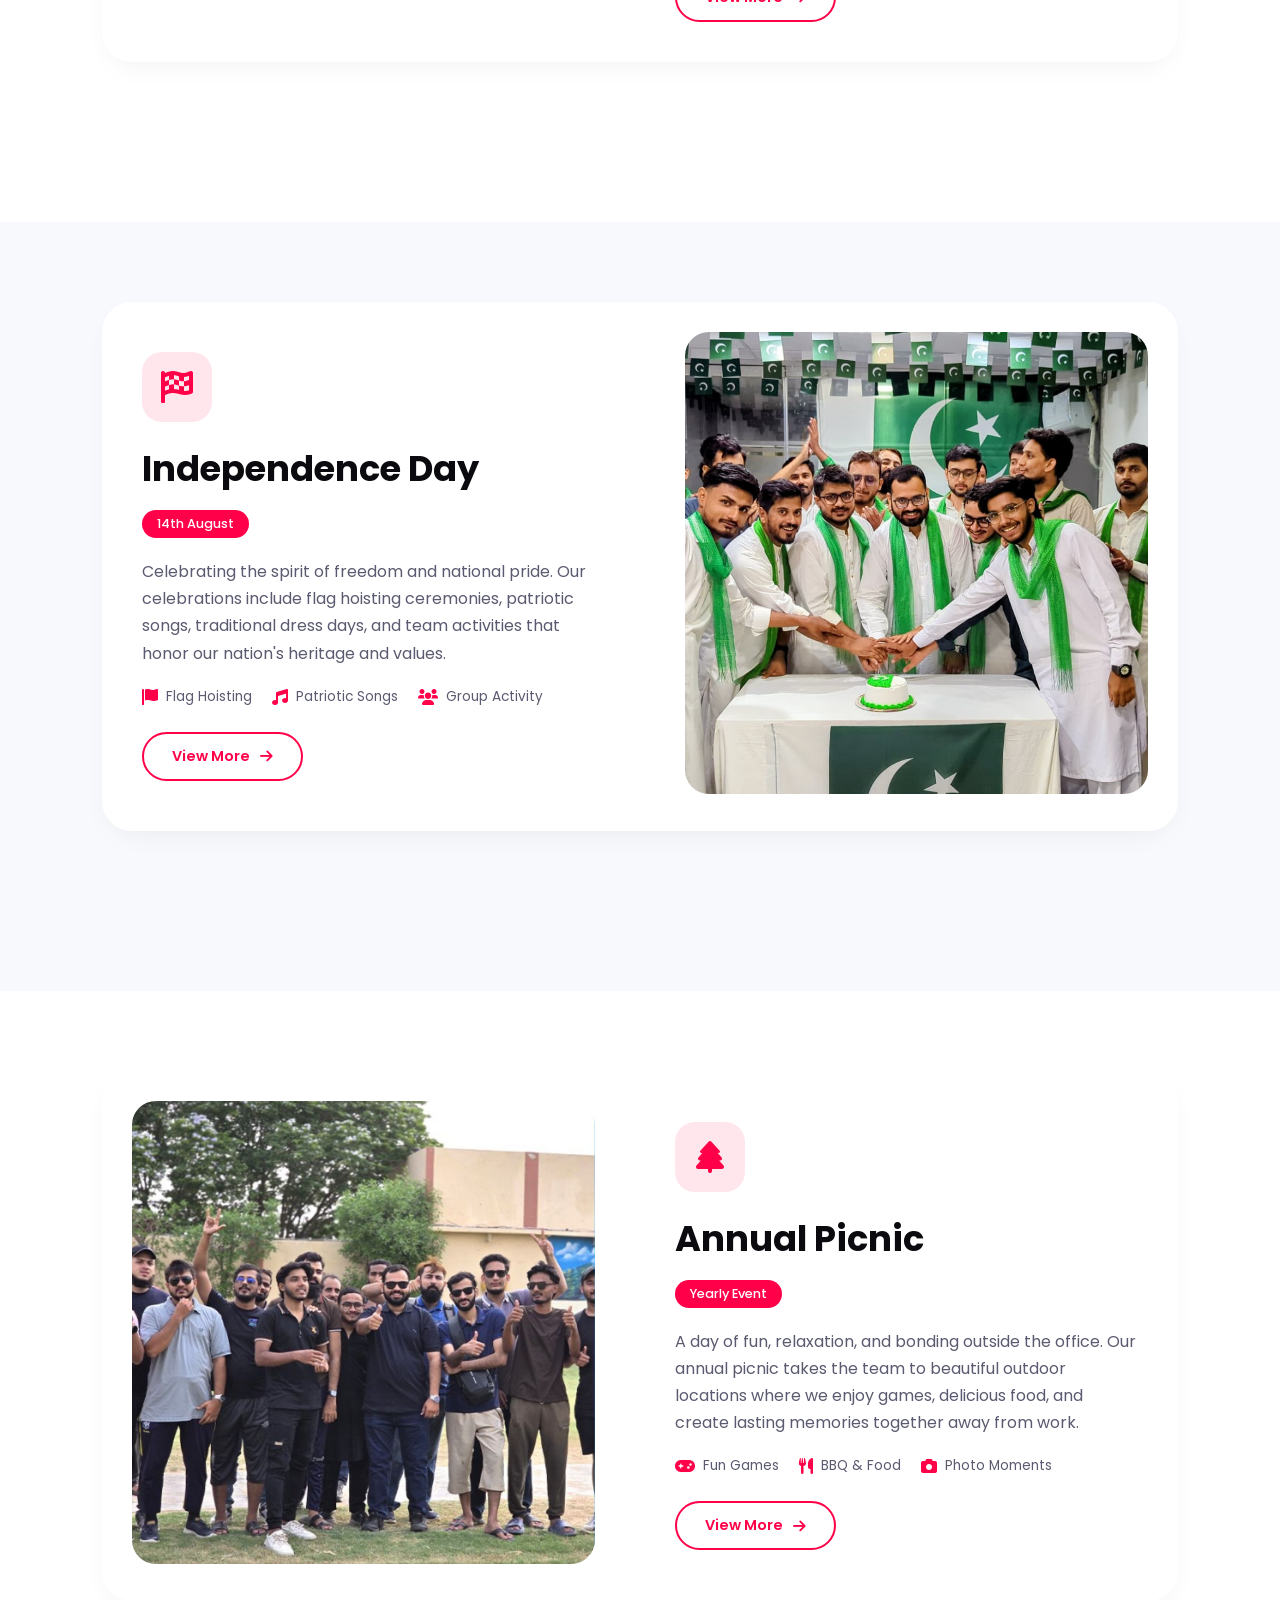
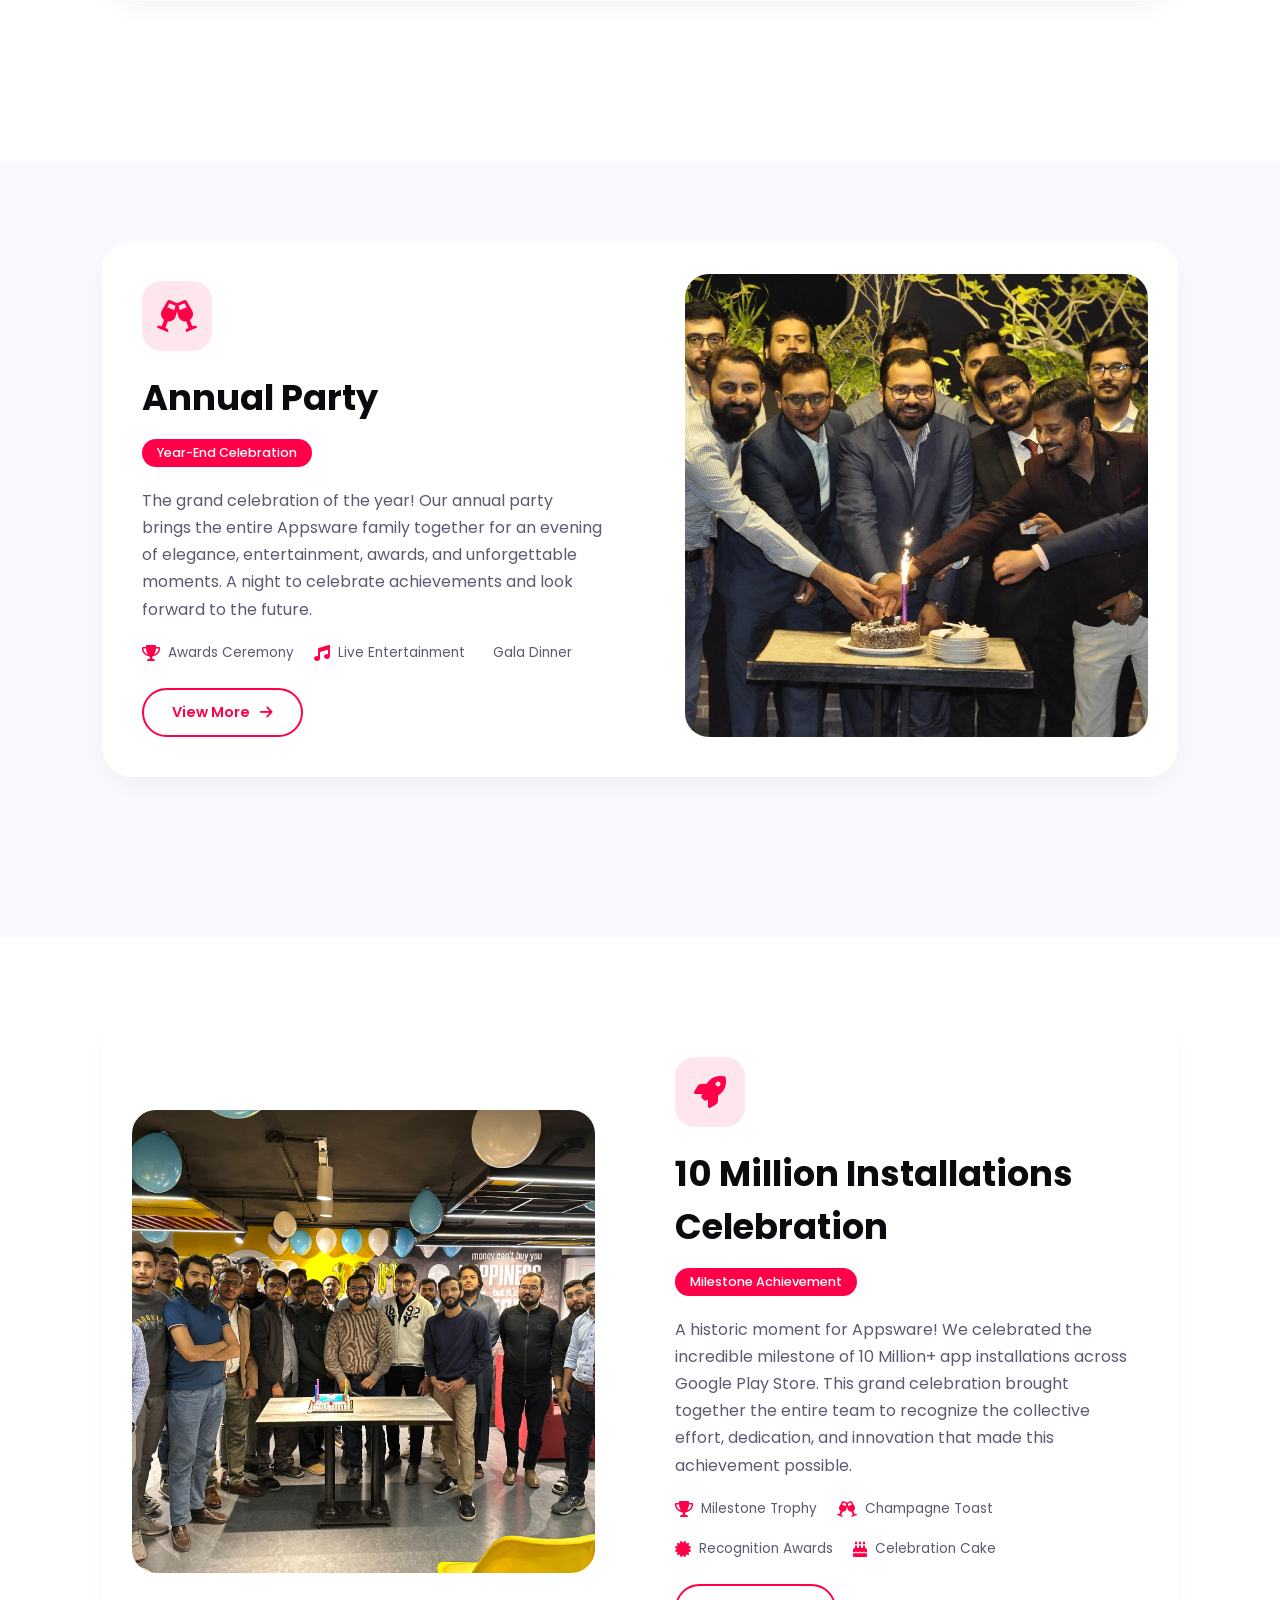
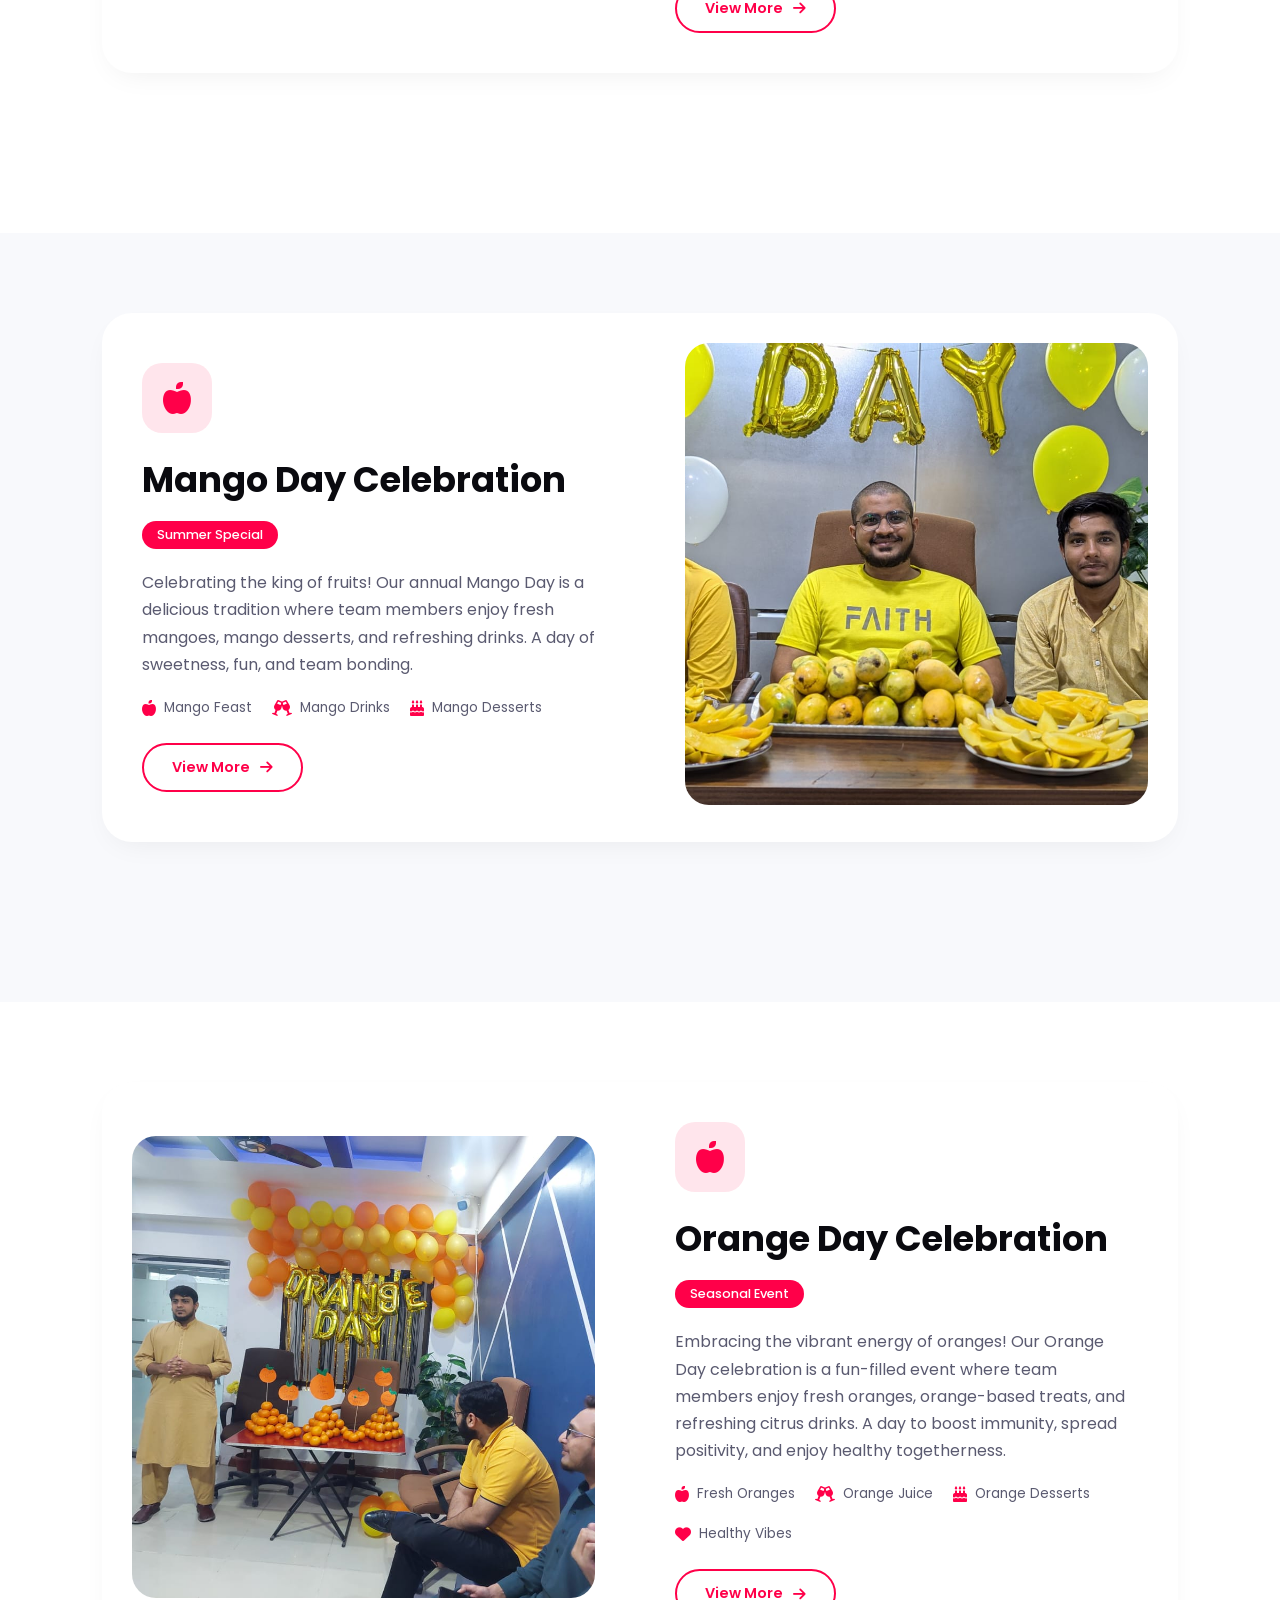
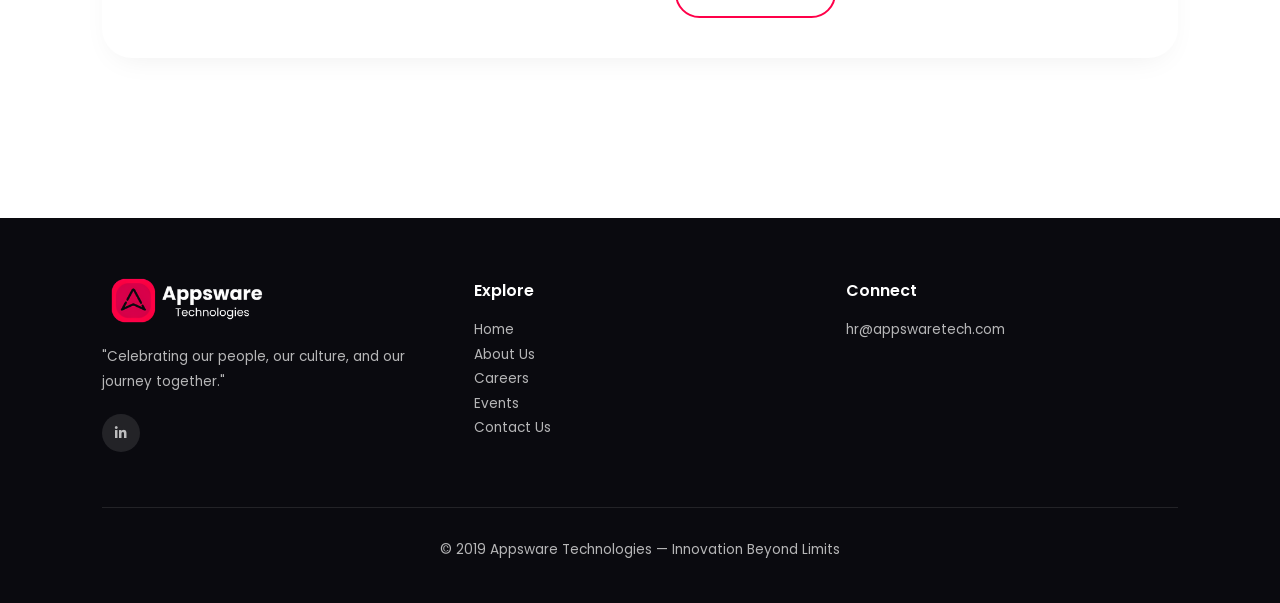
<file: events.html>
<!DOCTYPE html>
<html lang="en">
<head>
  <meta charset="UTF-8">
  <meta name="viewport" content="width=device-width, initial-scale=1.0, viewport-fit=cover">
  <title>Appsware Technologies | Events & Celebrations</title>
  
  <!-- ========== FAVICON SETUP - ASSETS FOLDER ========== -->
  <link rel="icon" type="image/png" sizes="32x32" href="/appsware/assets/favicon.png">
  <link rel="icon" type="image/png" sizes="16x16" href="/appsware/assets/favicon.png">
  <link rel="apple-touch-icon" sizes="180x180" href="/appsware/assets/favicon.png">
  <link rel="shortcut icon" type="image/png" href="/appsware/assets/favicon.png">
  
  <!-- Google Fonts - Poppins Primary -->
  <link href="https://fonts.googleapis.com/css2?family=Poppins:wght@300;400;500;600;700;800;900&display=swap" rel="stylesheet">
  
  <!-- Font Awesome 6 -->
  <link rel="stylesheet" href="https://cdnjs.cloudflare.com/ajax/libs/font-awesome/6.0.0-beta3/css/all.min.css">
  
  <style>
    :root {
      --primary: #FF0049;
      --dark: #0A0A0F;
      --gray-bg: #F8F9FC;
      --card-white: #FFFFFF;
      --text-dark: #1A1A2E;
      --text-muted: #5A5A70;
      --shadow-sm: 0 10px 30px -12px rgba(0, 0, 0, 0.08);
      --shadow-md: 0 20px 35px -12px rgba(0, 0, 0, 0.12);
      --shadow-hover: 0 30px 40px -16px rgba(255, 0, 73, 0.15);
      --transition: all 0.35s cubic-bezier(0.2, 0.9, 0.4, 1.1);
    }

    /* Hide default cursor globally on desktop only */
    @media (hover: hover) and (pointer: fine) and (min-width: 1025px) {
      body, a, button {
        cursor: none !important;
      }
    }

    /* Custom Cursor Styling */
    .appsware-cursor {
      width: 32px;
      height: 32px;
      background-image: url('/appsware/assets/cursor.jpg');
      background-size: contain;
      background-repeat: no-repeat;
      position: fixed;
      pointer-events: none;
      z-index: 9999;
      transform: translate(-50%, -50%);
      transition: transform 0.1s ease-out;
    }

    .appsware-cursor.clicking {
      transform: translate(-50%, -50%) scale(0.8);
    }

    * {
      margin: 0;
      padding: 0;
      box-sizing: border-box;
    }

    body {
      font-family: 'Poppins', sans-serif;
      background: #FFFFFF;
      color: var(--text-dark);
      overflow-x: hidden;
      scroll-behavior: smooth;
    }

    h1, h2, h3, h4, h5, h6, p, a, span, div, button, li, .footer p, .footer a, .page-header p {
      font-family: 'Poppins', sans-serif;
    }

    /* ========== NAVBAR - SCALES FOR ALL DISPLAY SIZES ========== */
    .navbar {
      position: fixed;
      top: 20px;
      left: 50%;
      transform: translateX(-50%);
      width: 90%;
      max-width: 1400px;
      display: flex;
      justify-content: space-between;
      align-items: center;
      padding: 15px 40px;
      background: rgba(255, 255, 255, 0.96);
      backdrop-filter: blur(12px);
      border-radius: 80px;
      box-shadow: 0 8px 25px -8px rgba(0, 0, 0, 0.06);
      z-index: 1000;
      border: 1px solid rgba(255, 0, 73, 0.12);
      transition: var(--transition);
    }

    .navbar.scrolled {
      top: 0;
      width: 100%;
      max-width: 100%;
      border-radius: 0px;
      padding: 12px 5%;
      background: rgba(255, 255, 255, 0.98);
      box-shadow: 0 5px 20px rgba(0, 0, 0, 0.08);
    }

    .logo-link {
      display: flex;
      align-items: center;
      text-decoration: none;
      flex-shrink: 0;
    }

    .logo img {
      height: 48px;
      width: auto;
      object-fit: contain;
    }

    .nav-links {
      display: flex;
      gap: 35px;
      align-items: center;
    }

    .nav-links a {
      text-decoration: none;
      color: var(--dark);
      font-weight: 500;
      font-size: 1rem;
      transition: var(--transition);
      position: relative;
      white-space: nowrap;
    }

    .nav-links a::after {
      content: '';
      position: absolute;
      bottom: -6px;
      left: 0;
      width: 0;
      height: 2px;
      background: var(--primary);
      transition: width 0.3s ease;
    }

    .nav-links a:hover {
      color: var(--primary);
    }

    .nav-links a:hover::after {
      width: 100%;
    }

    .hamburger {
      display: none;
      flex-direction: column;
      cursor: pointer;
      gap: 6px;
      z-index: 1001;
      flex-shrink: 0;
    }

    .hamburger span {
      width: 28px;
      height: 3px;
      background: var(--dark);
      transition: var(--transition);
      border-radius: 3px;
    }

    .hamburger.active span:nth-child(1) {
      transform: rotate(45deg) translate(5px, 5px);
    }

    .hamburger.active span:nth-child(2) {
      opacity: 0;
    }

    .hamburger.active span:nth-child(3) {
      transform: rotate(-45deg) translate(7px, -6px);
    }

    .mobile-nav {
      position: fixed;
      top: 0;
      right: -100%;
      width: 70%;
      max-width: 280px;
      height: 100vh;
      background: white;
      box-shadow: -5px 0 30px rgba(0, 0, 0, 0.1);
      z-index: 999;
      padding: 100px 30px 30px;
      transition: right 0.4s ease;
      display: flex;
      flex-direction: column;
      gap: 20px;
    }

    .mobile-nav.active {
      right: 0;
    }

    .mobile-nav a {
      text-decoration: none;
      color: var(--dark);
      font-size: 1.1rem;
      font-weight: 500;
      padding: 10px 0;
      transition: var(--transition);
      border-bottom: 1px solid rgba(0, 0, 0, 0.05);
    }

    .mobile-nav a:hover {
      color: var(--primary);
      padding-left: 10px;
    }

    .overlay {
      position: fixed;
      top: 0;
      left: 0;
      width: 100%;
      height: 100%;
      background: rgba(0, 0, 0, 0.5);
      z-index: 998;
      opacity: 0;
      visibility: hidden;
      transition: var(--transition);
    }

    .overlay.active {
      opacity: 1;
      visibility: visible;
    }

    /* NAVBAR SCALING FOR ALL SCREEN SIZES */
    
    /* 4K+ Screens (36 inch and above) */
    @media (min-width: 2560px) {
      .navbar {
        max-width: 2200px;
        padding: 28px 70px;
        border-radius: 100px;
        top: 30px;
      }
      .navbar.scrolled {
        padding: 20px 5%;
      }
      .logo img {
        height: 75px;
      }
      .nav-links {
        gap: 65px;
      }
      .nav-links a {
        font-size: 1.5rem;
      }
    }

    /* Large Desktop (27-36 inch) */
    @media (min-width: 1920px) and (max-width: 2559px) {
      .navbar {
        max-width: 1900px;
        padding: 24px 60px;
        border-radius: 95px;
        top: 28px;
      }
      .navbar.scrolled {
        padding: 18px 5%;
      }
      .logo img {
        height: 65px;
      }
      .nav-links {
        gap: 55px;
      }
      .nav-links a {
        font-size: 1.3rem;
      }
    }

    /* Desktop (20-27 inch) */
    @media (min-width: 1600px) and (max-width: 1919px) {
      .navbar {
        max-width: 1700px;
        padding: 20px 50px;
        border-radius: 90px;
        top: 25px;
      }
      .navbar.scrolled {
        padding: 16px 5%;
      }
      .logo img {
        height: 58px;
      }
      .nav-links {
        gap: 45px;
      }
      .nav-links a {
        font-size: 1.2rem;
      }
    }

    /* Standard Desktop/Laptop (15-20 inch) */
    @media (min-width: 1200px) and (max-width: 1599px) {
      .navbar {
        max-width: 1400px;
        padding: 15px 40px;
        border-radius: 80px;
        top: 20px;
      }
      .navbar.scrolled {
        padding: 12px 5%;
      }
      .logo img {
        height: 48px;
      }
      .nav-links {
        gap: 35px;
      }
      .nav-links a {
        font-size: 1rem;
      }
    }

    /* Small Desktop/Laptop (13-15 inch) */
    @media (min-width: 993px) and (max-width: 1199px) {
      .navbar {
        width: 93%;
        max-width: 1100px;
        padding: 13px 32px;
        border-radius: 70px;
        top: 18px;
      }
      .navbar.scrolled {
        padding: 10px 5%;
      }
      .logo img {
        height: 40px;
      }
      .nav-links {
        gap: 25px;
      }
      .nav-links a {
        font-size: 0.95rem;
      }
    }

    /* Tablets */
    @media (max-width: 992px) {
      .navbar {
        width: 95%;
        padding: 14px 28px;
        top: 15px;
        border-radius: 60px;
      }
      .navbar.scrolled {
        border-radius: 0px;
        padding: 12px 5%;
      }
      .nav-links {
        display: none;
      }
      .hamburger {
        display: flex;
      }
      .logo img {
        height: 40px;
      }
    }

    /* Large Phones */
    @media (max-width: 768px) {
      .navbar {
        width: 96%;
        padding: 12px 22px;
        top: 12px;
        border-radius: 50px;
      }
      .navbar.scrolled {
        padding: 10px 5%;
      }
      .logo img {
        height: 36px;
      }
      .hamburger span {
        width: 26px;
        height: 2.5px;
      }
    }

    /* Small Phones */
    @media (max-width: 480px) {
      .navbar {
        width: 97%;
        padding: 10px 18px;
        top: 10px;
        border-radius: 40px;
      }
      .navbar.scrolled {
        padding: 8px 5%;
        border-radius: 0px;
      }
      .logo img {
        height: 30px;
      }
      .hamburger span {
        width: 22px;
        height: 2px;
      }
      .mobile-nav {
        width: 80%;
        max-width: 250px;
        padding: 90px 20px 20px;
      }
      .mobile-nav a {
        font-size: 1rem;
      }
    }

    /* ========== PAGE HEADER ========== */
    .page-header {
      min-height: 50vh;
      display: flex;
      align-items: center;
      justify-content: center;
      text-align: center;
      padding: 150px 8% 80px;
      background: linear-gradient(135deg, #FFF9FA 0%, #FFFFFF 50%, #F5F7FF 100%);
    }

    .page-header h1 {
      font-size: clamp(2rem, 5vw, 3.5rem);
      font-weight: 800;
      color: var(--dark);
      margin-bottom: 20px;
    }

    .page-header h1 span {
      color: var(--primary);
    }

    .page-header p {
      font-size: clamp(1rem, 2.5vw, 1.2rem);
      color: var(--text-muted);
      max-width: 700px;
      margin: 0 auto;
      line-height: 1.6;
    }

    @media (max-width: 992px) {
      .page-header {
        padding: 130px 5% 60px;
      }
    }

    @media (max-width: 768px) {
      .page-header {
        padding: 160px 5% 50px;
      }
      .page-header h1 {
        font-size: 1.8rem;
      }
    }

    @media (max-width: 480px) {
      .page-header {
        padding: 180px 5% 40px;
      }
      .page-header h1 {
        font-size: 1.6rem;
      }
    }

    /* ========== EVENTS SECTION ========== */
    .events-section {
      padding: 80px 8%;
    }

    .events-container {
      max-width: 1300px;
      margin: 0 auto;
    }

    .event-card {
      display: flex;
      align-items: center;
      gap: 50px;
      margin-bottom: 80px;
      background: var(--card-white);
      border-radius: 30px;
      box-shadow: var(--shadow-sm);
      transition: var(--transition);
      overflow: hidden;
    }

    .event-card:hover {
      transform: translateY(-5px);
      box-shadow: var(--shadow-hover);
    }

    .event-card.reverse {
      flex-direction: row-reverse;
    }

    .event-image {
      flex: 1;
      min-width: 280px;
      padding: 30px;
    }

    .event-image img {
      width: 100%;
      aspect-ratio: 1 / 1;
      object-fit: cover;
      border-radius: 24px;
      transition: var(--transition);
    }

    .event-card:hover .event-image img {
      transform: scale(1.02);
    }

    .event-content {
      flex: 1;
      padding: 40px 40px 40px 0;
    }

    .event-card.reverse .event-content {
      padding: 40px 0 40px 40px;
    }

    .event-icon {
      width: 70px;
      height: 70px;
      background: rgba(255, 0, 73, 0.1);
      border-radius: 20px;
      display: flex;
      align-items: center;
      justify-content: center;
      margin-bottom: 20px;
    }

    .event-icon i {
      font-size: 2rem;
      color: var(--primary);
    }

    .event-content h2 {
      font-size: clamp(1.6rem, 3vw, 2.2rem);
      font-weight: 700;
      color: var(--dark);
      margin-bottom: 15px;
    }

    .event-date {
      display: inline-block;
      background: var(--primary);
      color: white;
      padding: 5px 15px;
      border-radius: 30px;
      font-size: 0.8rem;
      font-weight: 500;
      margin-bottom: 20px;
    }

    .event-content p {
      color: var(--text-muted);
      line-height: 1.7;
      font-size: 1rem;
      margin-bottom: 20px;
    }

    .event-highlight {
      display: flex;
      gap: 20px;
      margin-top: 20px;
      margin-bottom: 25px;
      flex-wrap: wrap;
    }

    .highlight-item {
      display: flex;
      align-items: center;
      gap: 8px;
    }

    .highlight-item i {
      color: var(--primary);
      font-size: 1rem;
    }

    .highlight-item span {
      font-size: 0.85rem;
      color: var(--text-muted);
    }

    /* View More Button */
    .view-more-btn {
      display: inline-flex;
      align-items: center;
      gap: 10px;
      background: transparent;
      border: 2px solid var(--primary);
      color: var(--primary);
      padding: 12px 28px;
      border-radius: 40px;
      font-size: 0.9rem;
      font-weight: 600;
      text-decoration: none;
      transition: var(--transition);
      width: fit-content;
    }

    .view-more-btn:hover {
      background: var(--primary);
      color: white;
      transform: translateX(5px);
    }

    .view-more-btn i {
      transition: var(--transition);
    }

    .view-more-btn:hover i {
      transform: translateX(5px);
    }

    /* Employee of the Month */
    .employee-month {
      background: linear-gradient(135deg, #fff5f7 0%, #ffffff 100%);
      padding: 60px 8%;
    }

    .employee-month-container {
      max-width: 1200px;
      margin: 0 auto;
    }

    .employee-card {
      display: flex;
      align-items: center;
      gap: 50px;
      background: var(--card-white);
      border-radius: 30px;
      box-shadow: var(--shadow-md);
      transition: var(--transition);
      overflow: hidden;
    }

    .employee-card:hover {
      transform: translateY(-5px);
      box-shadow: var(--shadow-hover);
    }

    .employee-image {
      flex: 1;
      min-width: 280px;
      padding: 30px;
    }

    .employee-image img {
      width: 100%;
      aspect-ratio: 1 / 1;
      object-fit: cover;
      border-radius: 24px;
      transition: var(--transition);
    }

    .employee-card:hover .employee-image img {
      transform: scale(1.02);
    }

    .employee-info {
      flex: 1.5;
      padding: 40px 40px 40px 0;
    }

    .employee-badge {
      display: inline-block;
      background: var(--primary);
      color: white;
      padding: 8px 20px;
      border-radius: 40px;
      font-size: 0.85rem;
      font-weight: 600;
      margin-bottom: 20px;
    }

    .employee-info h3 {
      font-size: 1.8rem;
      font-weight: 700;
      color: var(--dark);
      margin-bottom: 15px;
    }

    .employee-info p {
      color: var(--text-muted);
      line-height: 1.7;
      margin-bottom: 20px;
    }

    .employee-achievements {
      display: flex;
      gap: 25px;
      flex-wrap: wrap;
      margin-bottom: 25px;
    }

    .achievement {
      display: flex;
      align-items: center;
      gap: 10px;
    }

    .achievement i {
      font-size: 1.2rem;
      color: var(--primary);
    }

    .achievement span {
      font-size: 0.85rem;
      color: var(--text-muted);
    }

    @media (max-width: 992px) {
      .events-section {
        padding: 60px 5%;
      }
      .employee-month {
        padding: 50px 5%;
      }
      .event-card, .event-card.reverse, .employee-card {
        flex-direction: column;
        gap: 0;
        margin-bottom: 50px;
      }
      .event-image, .employee-image {
        width: 100%;
        padding: 25px;
      }
      .event-content, .employee-info {
        padding: 0 25px 25px 25px;
        text-align: center;
      }
      .event-card.reverse .event-content {
        padding: 0 25px 25px 25px;
      }
      .event-icon {
        margin: 0 auto 20px;
      }
      .event-highlight, .employee-achievements {
        justify-content: center;
      }
      .employee-badge {
        margin: 0 auto 20px;
      }
      .view-more-btn {
        margin: 0 auto;
      }
    }

    @media (max-width: 768px) {
      .event-content h2, .employee-info h3 {
        font-size: 1.4rem;
      }
      .event-image, .employee-image {
        padding: 20px;
      }
      .event-content, .employee-info {
        padding: 0 20px 20px 20px;
      }
    }

    @media (max-width: 480px) {
      .event-content h2, .employee-info h3 {
        font-size: 1.2rem;
      }
      .event-highlight {
        flex-direction: column;
        align-items: center;
        gap: 10px;
      }
      .employee-achievements {
        flex-direction: column;
        align-items: center;
        gap: 10px;
      }
      .event-image, .employee-image {
        padding: 15px;
      }
      .view-more-btn {
        padding: 10px 20px;
        font-size: 0.8rem;
      }
    }

    /* ========== FOOTER ========== */
    .footer {
      background: var(--dark);
      color: #FFFFFF;
      padding: 60px 8% 40px;
      display: flex;
      justify-content: space-between;
      flex-wrap: wrap;
      gap: 40px;
    }

    .footer-col {
      flex: 1;
      min-width: 160px;
    }

    .footer-logo img {
      height: 45px;
      width: auto;
      margin-bottom: 15px;
    }

    .footer-logo p {
      color: rgba(255, 255, 255, 0.7);
      font-size: 0.85rem;
      line-height: 1.6;
      margin-bottom: 20px;
    }

    .social-links {
      display: flex;
      gap: 12px;
      margin-top: 20px;
    }

    .social-links a {
      display: flex;
      align-items: center;
      justify-content: center;
      width: 38px;
      height: 38px;
      background: rgba(255, 255, 255, 0.1);
      border-radius: 50%;
      color: white;
      font-size: 1.1rem;
      transition: var(--transition);
    }

    .social-links a:hover {
      background: var(--primary);
      transform: translateY(-3px);
    }

    .footer h4 {
      font-size: 1rem;
      margin-bottom: 15px;
      font-weight: 600;
      color: white;
    }

    .footer p, .footer a {
      color: rgba(255, 255, 255, 0.7);
      text-decoration: none;
      font-size: 0.85rem;
      line-height: 1.8;
      transition: var(--transition);
    }

    .footer a:hover {
      color: var(--primary);
      padding-left: 5px;
    }

    .footer-bottom {
      text-align: center;
      padding-top: 30px;
      margin-top: 15px;
      border-top: 1px solid rgba(255, 255, 255, 0.1);
      font-size: 0.8rem;
      color: rgba(255, 255, 255, 0.5);
      width: 100%;
    }

    @media (max-width: 992px) {
      .footer {
        flex-direction: column;
        text-align: center;
        padding: 40px 5% 30px;
      }
      .social-links {
        justify-content: center;
      }
    }

    /* Animation Classes */
    .fade-up {
      opacity: 0;
      transform: translateY(30px);
      transition: opacity 0.6s ease, transform 0.6s ease;
    }

    .fade-up.visible {
      opacity: 1;
      transform: translateY(0);
    }
  </style>
</head>
<body>

  <div class="appsware-cursor" style="display: none;"></div>

  <nav class="navbar">
    <a href="index.html" class="logo-link">
      <div class="logo">
        <img src="/appsware/assets/Appsware Technologies.jpg" alt="Appsware Logo">
      </div>
    </a>
    <div class="nav-links">
      <a href="index.html">Home</a>
      <a href="about.html">About Us</a>
      <a href="careers.html">Careers</a>
      <a href="events.html">Events</a>
      <a href="contact.html">Contact Us</a>
    </div>
    <div class="hamburger" id="hamburger">
      <span></span>
      <span></span>
      <span></span>
    </div>
  </nav>

  <div class="mobile-nav" id="mobileNav">
    <a href="index.html">Home</a>
    <a href="about.html">About Us</a>
    <a href="careers.html">Careers</a>
    <a href="events.html">Events</a>
    <a href="contact.html">Contact Us</a>
  </div>
  <div class="overlay" id="overlay"></div>

  <section class="page-header fade-up">
    <div>
      <h1>Events & <span>Celebrations</span></h1>
      <p>Celebrating milestones, achievements, and moments that bring our Appsware family together</p>
    </div>
  </section>

  <!-- EMPLOYEE OF THE MONTH -->
  <section class="employee-month fade-up">
    <div class="employee-month-container">
      <div class="employee-card">
        <div class="employee-image">
          <img src="/appsware/assets/employee-month.jpg" alt="Employee of the Month">
        </div>
        <div class="employee-info">
          <div class="employee-badge"><i class="fas fa-star"></i> Monthly Recognition</div>
          <h3>Employee of the Month Celebration</h3>
          <p>Every month, we celebrate outstanding performance and dedication by recognizing our top-performing employee. The celebration includes a special award ceremony, certificate presentation, gift hamper, and a lunch with the CEO.</p>
          <div class="employee-achievements">
            <div class="achievement"><i class="fas fa-trophy"></i><span>Award Ceremony</span></div>
            <div class="achievement"><i class="fas fa-certificate"></i><span>Certificate</span></div>
            <div class="achievement"><i class="fas fa-gift"></i><span>Gift Hamper</span></div>
            <div class="achievement"><i class="fas fa-utensils"></i><span>CEO Lunch</span></div>
          </div>
          <a href="https://www.linkedin.com/company/appswaretechnologies/?viewAsMember=true" target="_blank" class="view-more-btn">View More <i class="fas fa-arrow-right"></i></a>
        </div>
      </div>
    </div>
  </section>

  <!-- EMPLOYEE ANNIVERSARIES -->
  <section class="events-section fade-up">
    <div class="events-container">
      <div class="event-card">
        <div class="event-image">
          <img src="/appsware/assets/anniversary-image.png" alt="Anniversaries">
        </div>
        <div class="event-content">
          <div class="event-icon"><i class="fas fa-calendar-check"></i></div>
          <h2>Employee Anniversaries</h2>
          <div class="event-date">Celebrated Monthly</div>
          <p>Honoring our dedicated team members who complete milestone years with Appsware. We celebrate work anniversaries with heartfelt recognition, awards, and special ceremonies that acknowledge loyalty and dedication.</p>
          <div class="event-highlight">
            <div class="highlight-item"><i class="fas fa-trophy"></i><span>Awards</span></div>
            <div class="highlight-item"><i class="fas fa-gift"></i><span>Special Gifts</span></div>
            <div class="highlight-item"><i class="fas fa-users"></i><span>Team Celebration</span></div>
          </div>
          <a href="https://www.linkedin.com/company/appswaretechnologies/?viewAsMember=true" target="_blank" class="view-more-btn">View More <i class="fas fa-arrow-right"></i></a>
        </div>
      </div>
    </div>
  </section>

  <!-- BIRTHDAYS -->
  <section class="events-section fade-up" style="background: var(--gray-bg);">
    <div class="events-container">
      <div class="event-card reverse">
        <div class="event-image">
          <img src="/appsware/assets/bithday-image.jpg" alt="Birthdays">
        </div>
        <div class="event-content">
          <div class="event-icon"><i class="fas fa-birthday-cake"></i></div>
          <h2>Employee Birthdays</h2>
          <div class="event-date">Monthly Celebrations</div>
          <p>Making every team member feel special on their birthday. From surprise cake cuttings to personalized wishes and team lunches, we ensure that birthdays at Appsware are filled with joy and wonderful memories.</p>
          <div class="event-highlight">
            <div class="highlight-item"><i class="fas fa-cake"></i><span>Cake Cutting</span></div>
            <div class="highlight-item"><i class="fas fa-music"></i><span>Celebration</span></div>
            <div class="highlight-item"><i class="fas fa-heart"></i><span>Team Wishes</span></div>
          </div>
          <a href="https://www.linkedin.com/company/appswaretechnologies/?viewAsMember=true" target="_blank" class="view-more-btn">View More <i class="fas fa-arrow-right"></i></a>
        </div>
      </div>
    </div>
  </section>

  <!-- RAMAZAN GIFTS DISTRIBUTION -->
  <section class="events-section fade-up">
    <div class="events-container">
      <div class="event-card">
        <div class="event-image">
          <img src="/appsware/assets/ramazan-gifts.jpg" alt="Ramazan Gifts">
        </div>
        <div class="event-content">
          <div class="event-icon"><i class="fas fa-moon"></i></div>
          <h2>Ramazan Gifts Distribution</h2>
          <div class="event-date">Holy Month of Ramazan</div>
          <p>Spreading blessings and joy during the holy month of Ramazan. We distribute special gift hampers to all employees, including dates, rooh afza, grocery items, and Eidi for their families. A tradition that reflects our respect and care for our team members.</p>
          <div class="event-highlight">
            <div class="highlight-item"><i class="fas fa-gift"></i><span>Gift Hampers</span></div>
            <div class="highlight-item"><i class="fas fa-heart"></i><span>Blessings</span></div>
            <div class="highlight-item"><i class="fas fa-users"></i><span>Family Support</span></div>
            <div class="highlight-item"><i class="fas fa-hands-helping"></i><span>Community Care</span></div>
          </div>
          <a href="https://www.linkedin.com/company/appswaretechnologies/?viewAsMember=true" target="_blank" class="view-more-btn">View More <i class="fas fa-arrow-right"></i></a>
        </div>
      </div>
    </div>
  </section>

  <!-- INDEPENDENCE DAY -->
  <section class="events-section fade-up" style="background: var(--gray-bg);">
    <div class="events-container">
      <div class="event-card reverse">
        <div class="event-image">
          <img src="/appsware/assets/independence-image.jpg" alt="Independence Day">
        </div>
        <div class="event-content">
          <div class="event-icon"><i class="fas fa-flag-checkered"></i></div>
          <h2>Independence Day</h2>
          <div class="event-date">14th August</div>
          <p>Celebrating the spirit of freedom and national pride. Our celebrations include flag hoisting ceremonies, patriotic songs, traditional dress days, and team activities that honor our nation's heritage and values.</p>
          <div class="event-highlight">
            <div class="highlight-item"><i class="fas fa-flag"></i><span>Flag Hoisting</span></div>
            <div class="highlight-item"><i class="fas fa-music"></i><span>Patriotic Songs</span></div>
            <div class="highlight-item"><i class="fas fa-users"></i><span>Group Activity</span></div>
          </div>
          <a href="https://www.linkedin.com/company/appswaretechnologies/?viewAsMember=true" target="_blank" class="view-more-btn">View More <i class="fas fa-arrow-right"></i></a>
        </div>
      </div>
    </div>
  </section>

  <!-- ANNUAL PICNIC -->
  <section class="events-section fade-up">
    <div class="events-container">
      <div class="event-card">
        <div class="event-image">
          <img src="/appsware/assets/annual-picnic.jpg" alt="Picnic">
        </div>
        <div class="event-content">
          <div class="event-icon"><i class="fas fa-tree"></i></div>
          <h2>Annual Picnic</h2>
          <div class="event-date">Yearly Event</div>
          <p>A day of fun, relaxation, and bonding outside the office. Our annual picnic takes the team to beautiful outdoor locations where we enjoy games, delicious food, and create lasting memories together away from work.</p>
          <div class="event-highlight">
            <div class="highlight-item"><i class="fas fa-gamepad"></i><span>Fun Games</span></div>
            <div class="highlight-item"><i class="fas fa-utensils"></i><span>BBQ & Food</span></div>
            <div class="highlight-item"><i class="fas fa-camera"></i><span>Photo Moments</span></div>
          </div>
          <a href="https://www.linkedin.com/company/appswaretechnologies/?viewAsMember=true" target="_blank" class="view-more-btn">View More <i class="fas fa-arrow-right"></i></a>
        </div>
      </div>
    </div>
  </section>

  <!-- ANNUAL PARTY -->
  <section class="events-section fade-up" style="background: var(--gray-bg);">
    <div class="events-container">
      <div class="event-card reverse">
        <div class="event-image">
          <img src="/appsware/assets/annual-dinner.jpg" alt="Annual Party">
        </div>
        <div class="event-content">
          <div class="event-icon"><i class="fas fa-glass-cheers"></i></div>
          <h2>Annual Party</h2>
          <div class="event-date">Year-End Celebration</div>
          <p>The grand celebration of the year! Our annual party brings the entire Appsware family together for an evening of elegance, entertainment, awards, and unforgettable moments. A night to celebrate achievements and look forward to the future.</p>
          <div class="event-highlight">
            <div class="highlight-item"><i class="fas fa-trophy"></i><span>Awards Ceremony</span></div>
            <div class="highlight-item"><i class="fas fa-music"></i><span>Live Entertainment</span></div>
            <div class="highlight-item"><i class="fas fa-dinner"></i><span>Gala Dinner</span></div>
          </div>
          <a href="https://www.linkedin.com/company/appswaretechnologies/?viewAsMember=true" target="_blank" class="view-more-btn">View More <i class="fas fa-arrow-right"></i></a>
        </div>
      </div>
    </div>
  </section>

  <!-- 10 MILLION INSTALLATIONS CELEBRATION -->
  <section class="events-section fade-up">
    <div class="events-container">
      <div class="event-card">
        <div class="event-image">
          <img src="/appsware/assets/10M.jpg" alt="10 Million Installations Celebration">
        </div>
        <div class="event-content">
          <div class="event-icon"><i class="fas fa-rocket"></i></div>
          <h2>10 Million Installations Celebration</h2>
          <div class="event-date">Milestone Achievement</div>
          <p>A historic moment for Appsware! We celebrated the incredible milestone of 10 Million+ app installations across Google Play Store. This grand celebration brought together the entire team to recognize the collective effort, dedication, and innovation that made this achievement possible.</p>
          <div class="event-highlight">
            <div class="highlight-item"><i class="fas fa-trophy"></i><span>Milestone Trophy</span></div>
            <div class="highlight-item"><i class="fas fa-champagne-glasses"></i><span>Champagne Toast</span></div>
            <div class="highlight-item"><i class="fas fa-certificate"></i><span>Recognition Awards</span></div>
            <div class="highlight-item"><i class="fas fa-cake"></i><span>Celebration Cake</span></div>
          </div>
          <a href="https://www.linkedin.com/company/appswaretechnologies/?viewAsMember=true" target="_blank" class="view-more-btn">View More <i class="fas fa-arrow-right"></i></a>
        </div>
      </div>
    </div>
  </section>

  <!-- MANGO DAY -->
  <section class="events-section fade-up" style="background: var(--gray-bg);">
    <div class="events-container">
      <div class="event-card reverse">
        <div class="event-image">
          <img src="/appsware/assets/mango-day.jpg" alt="Mango Day">
        </div>
        <div class="event-content">
          <div class="event-icon"><i class="fas fa-apple-alt"></i></div>
          <h2>Mango Day Celebration</h2>
          <div class="event-date">Summer Special</div>
          <p>Celebrating the king of fruits! Our annual Mango Day is a delicious tradition where team members enjoy fresh mangoes, mango desserts, and refreshing drinks. A day of sweetness, fun, and team bonding.</p>
          <div class="event-highlight">
            <div class="highlight-item"><i class="fas fa-apple-alt"></i><span>Mango Feast</span></div>
            <div class="highlight-item"><i class="fas fa-glass-cheers"></i><span>Mango Drinks</span></div>
            <div class="highlight-item"><i class="fas fa-cake"></i><span>Mango Desserts</span></div>
          </div>
          <a href="https://www.linkedin.com/company/appswaretechnologies/?viewAsMember=true" target="_blank" class="view-more-btn">View More <i class="fas fa-arrow-right"></i></a>
        </div>
      </div>
    </div>
  </section>

  <!-- ORANGE DAY CELEBRATION -->
  <section class="events-section fade-up">
    <div class="events-container">
      <div class="event-card">
        <div class="event-image">
          <img src="/appsware/assets/orange-day.jpeg" alt="Orange Day Celebration">
        </div>
        <div class="event-content">
          <div class="event-icon"><i class="fas fa-apple-alt"></i></div>
          <h2>Orange Day Celebration</h2>
          <div class="event-date">Seasonal Event</div>
          <p>Embracing the vibrant energy of oranges! Our Orange Day celebration is a fun-filled event where team members enjoy fresh oranges, orange-based treats, and refreshing citrus drinks. A day to boost immunity, spread positivity, and enjoy healthy togetherness.</p>
          <div class="event-highlight">
            <div class="highlight-item"><i class="fas fa-apple-alt"></i><span>Fresh Oranges</span></div>
            <div class="highlight-item"><i class="fas fa-glass-cheers"></i><span>Orange Juice</span></div>
            <div class="highlight-item"><i class="fas fa-cake"></i><span>Orange Desserts</span></div>
            <div class="highlight-item"><i class="fas fa-heart"></i><span>Healthy Vibes</span></div>
          </div>
          <a href="https://www.linkedin.com/company/appswaretechnologies/?viewAsMember=true" target="_blank" class="view-more-btn">View More <i class="fas fa-arrow-right"></i></a>
        </div>
      </div>
    </div>
  </section>

  <!-- FOOTER -->
  <footer class="footer">
    <div class="footer-col">
      <div class="footer-logo">
        <img src="/appsware/assets/footer logo.png" alt="Appsware Logo">
        <p>"Celebrating our people, our culture, and our journey together."</p>
      </div>
      <div class="social-links">
        <a href="https://www.linkedin.com/company/appswaretechnologies/" target="_blank"><i class="fab fa-linkedin-in"></i></a>
      </div>
    </div>
    <div class="footer-col">
      <h4>Explore</h4>
      <p><a href="index.html">Home</a></p>
      <p><a href="about.html">About Us</a></p>
      <p><a href="careers.html">Careers</a></p>
      <p><a href="events.html">Events</a></p>
      <p><a href="contact.html">Contact Us</a></p>
    </div>
    <div class="footer-col">
      <h4>Connect</h4>
      <p>hr@appswaretech.com</p>
    </div>
    <div class="footer-bottom">
      <p>© 2019 Appsware Technologies — Innovation Beyond Limits</p>
    </div>
  </footer>

  <script>
    // Show/hide custom cursor based on device
    const cursor = document.querySelector('.appsware-cursor');
    if (window.matchMedia('(hover: hover) and (pointer: fine)').matches && window.innerWidth > 992) {
      if (cursor) cursor.style.display = 'block';
    } else {
      if (cursor) cursor.style.display = 'none';
    }

    window.addEventListener('scroll', function() {
      const navbar = document.querySelector('.navbar');
      if (window.scrollY > 50) navbar.classList.add('scrolled');
      else navbar.classList.remove('scrolled');
    });

    const hamburger = document.getElementById('hamburger');
    const mobileNav = document.getElementById('mobileNav');
    const overlay = document.getElementById('overlay');

    function toggleMenu() {
      hamburger.classList.toggle('active');
      mobileNav.classList.toggle('active');
      overlay.classList.toggle('active');
      document.body.style.overflow = mobileNav.classList.contains('active') ? 'hidden' : '';
    }

    hamburger.addEventListener('click', toggleMenu);
    overlay.addEventListener('click', toggleMenu);
    document.querySelectorAll('.mobile-nav a').forEach(link => link.addEventListener('click', toggleMenu));

    // Fade-up animation
    const fadeElements = document.querySelectorAll('.fade-up');
    const fadeObserver = new IntersectionObserver((entries) => {
      entries.forEach(entry => {
        if (entry.isIntersecting) entry.target.classList.add('visible');
      });
    }, { threshold: 0.1, rootMargin: '0px 0px -50px 0px' });
    fadeElements.forEach(element => fadeObserver.observe(element));

    // Custom Cursor Movement
    if (window.matchMedia('(hover: hover) and (pointer: fine)').matches && window.innerWidth > 992 && cursor) {
      document.addEventListener('mousemove', (e) => {
        cursor.style.left = e.clientX + 'px';
        cursor.style.top = e.clientY + 'px';
      });
      document.addEventListener('mousedown', () => cursor.classList.add('clicking'));
      document.addEventListener('mouseup', () => cursor.classList.remove('clicking'));
    }
  </script>
</body>
</html>
</file>
